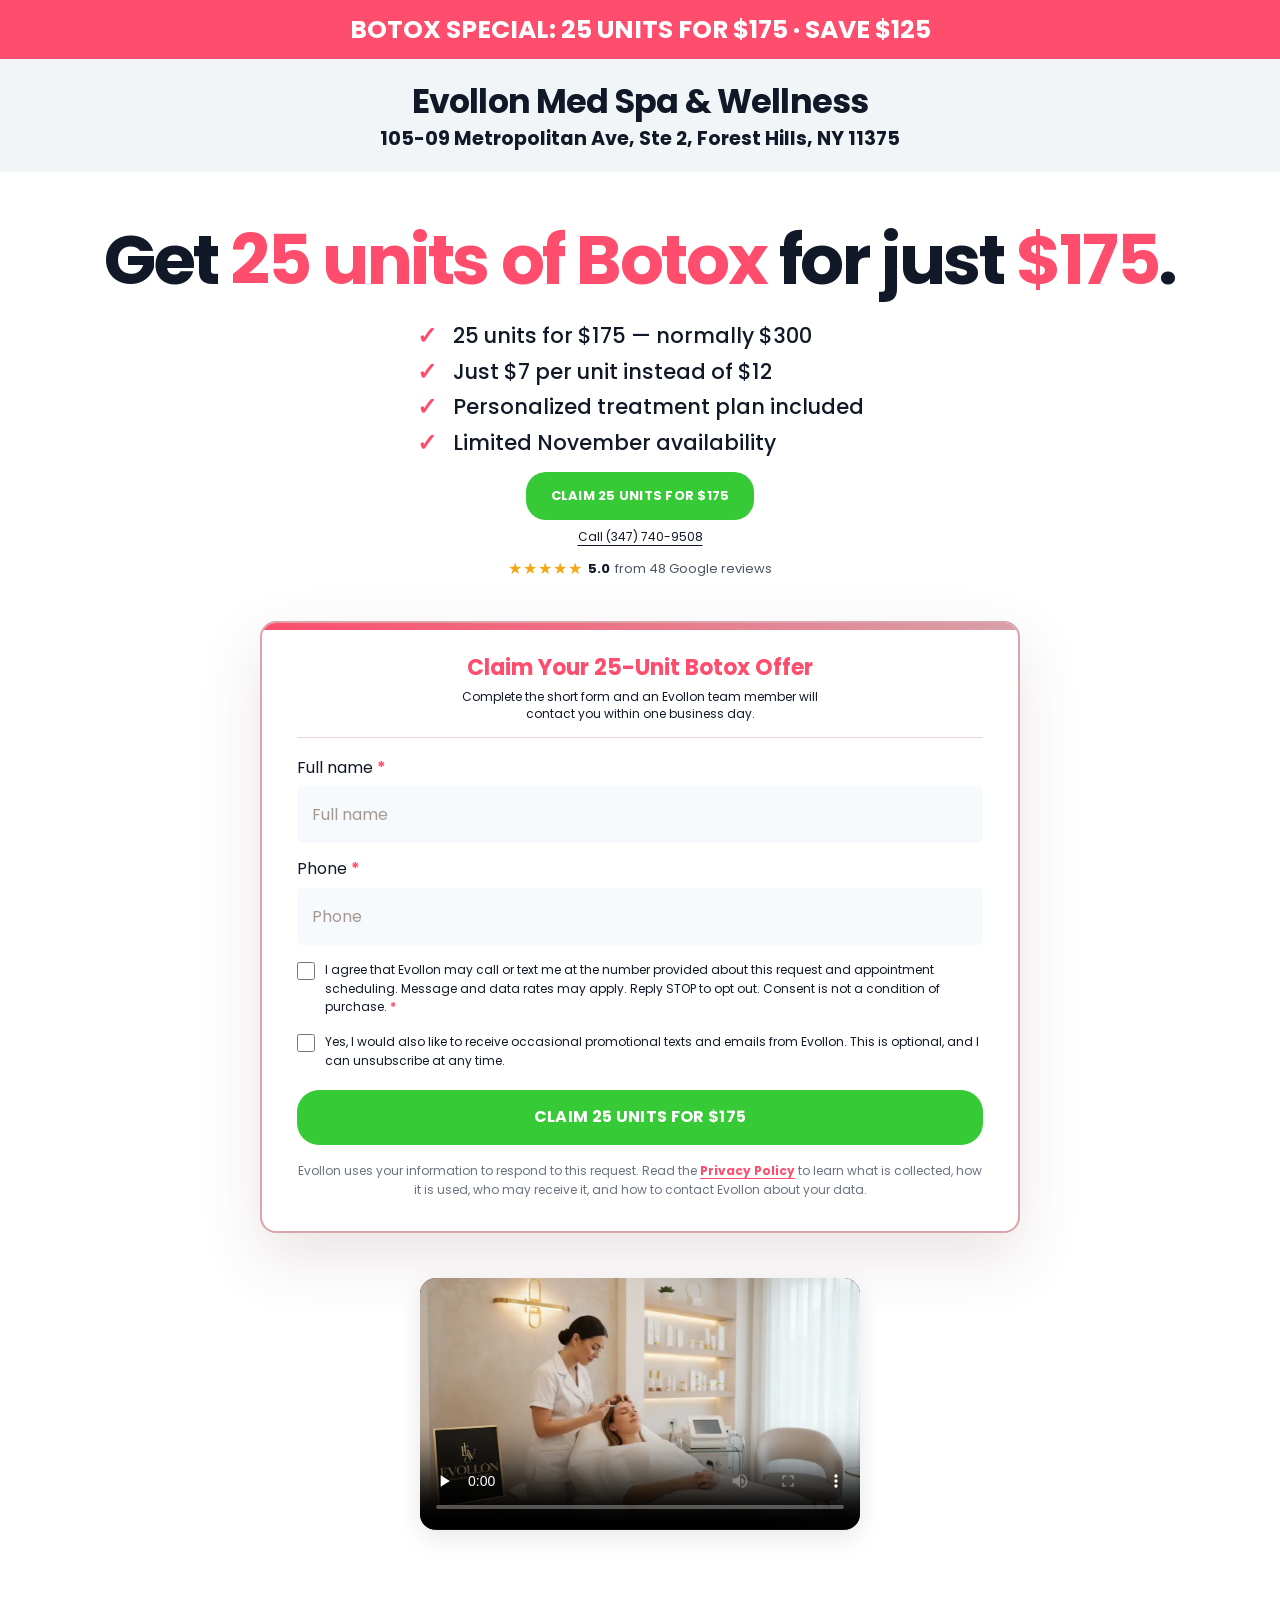
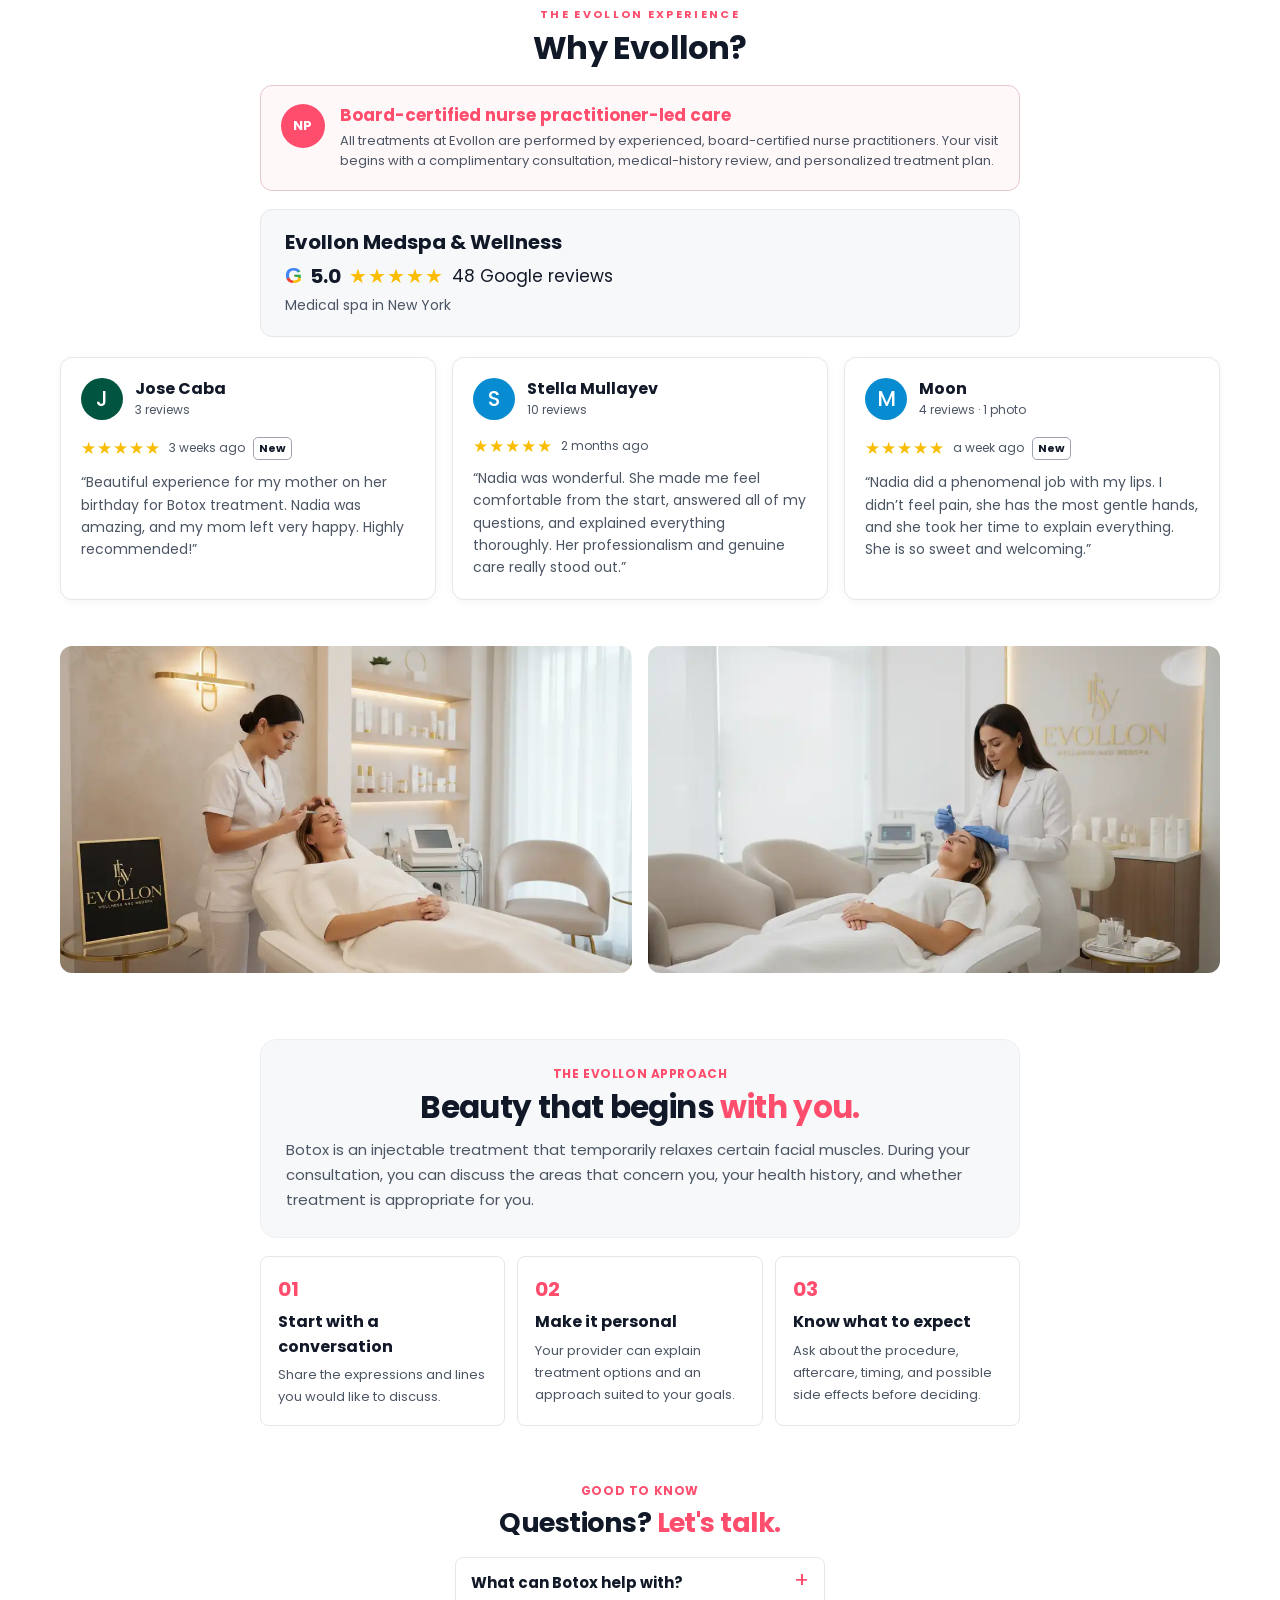
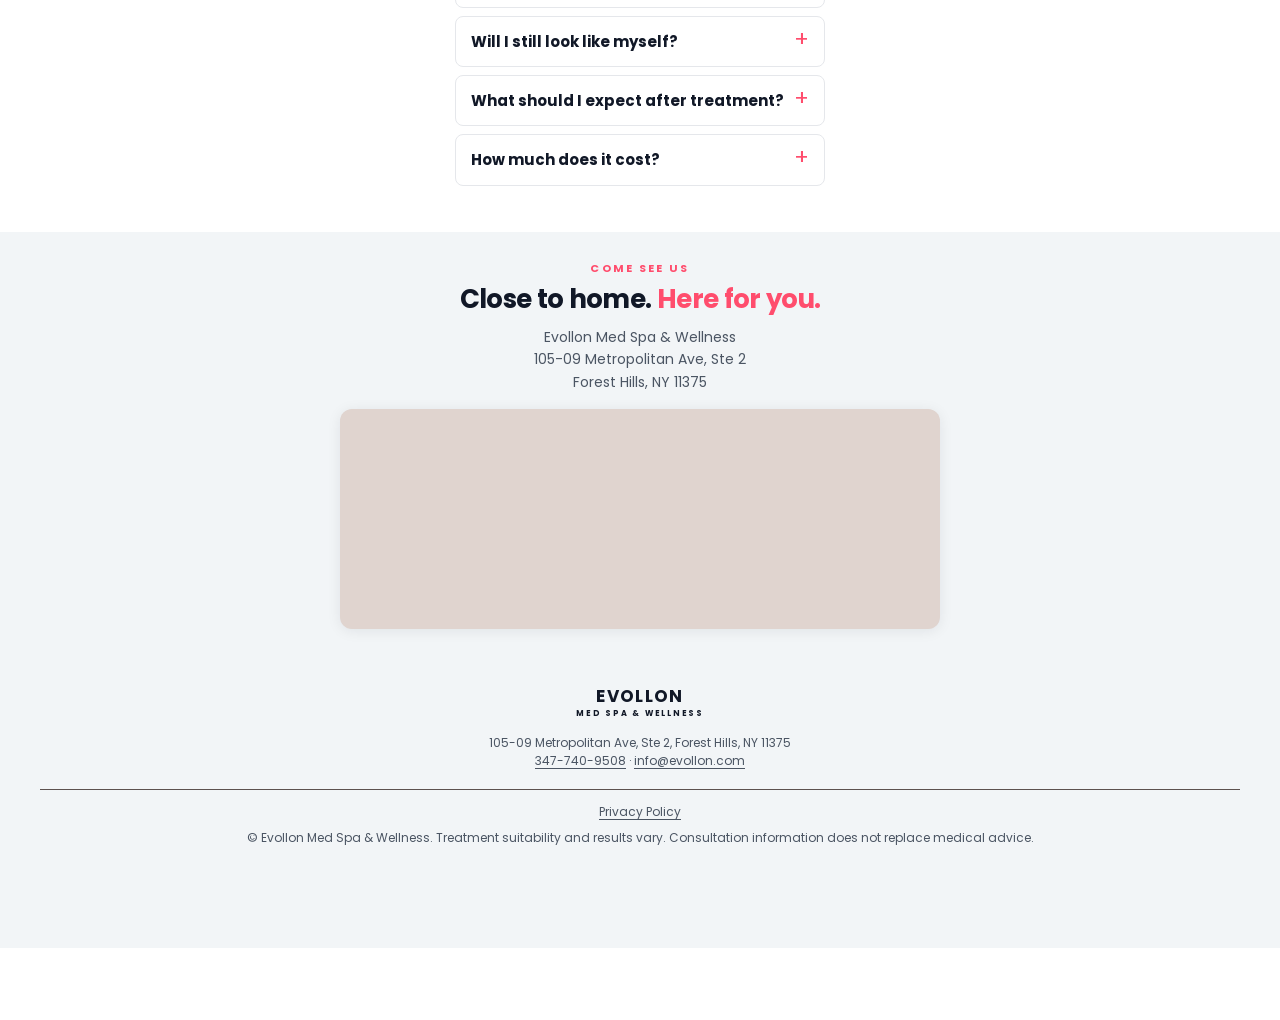
<file: index.html>
<!doctype html>
<html lang="en">
<head>
  <meta charset="utf-8">
  <meta name="viewport" content="width=device-width, initial-scale=1">
  <meta name="theme-color" content="#f8f2ee">
  <meta name="description" content="Explore Botox at Evollon Med Spa in Forest Hills, NY and request a personalized consultation.">
  <title>Botox Consultation | Evollon Med Spa</title>
  <link rel="preconnect" href="https://fonts.googleapis.com">
  <link rel="preconnect" href="https://fonts.gstatic.com" crossorigin>
  <link href="https://fonts.googleapis.com/css2?family=Poppins:ital,wght@0,400;0,500;0,600;0,700;1,400;1,700&amp;display=swap" rel="stylesheet">
  <link rel="stylesheet" href="styles.css">
  <script src="site.js" defer></script>
  <!-- Google Tag Manager -->
  <script>(function(w,d,s,l,i){w[l]=w[l]||[];w[l].push({'gtm.start':
  new Date().getTime(),event:'gtm.js'});var f=d.getElementsByTagName(s)[0],
  j=d.createElement(s),dl=l!='dataLayer'?'&l='+l:'';j.async=true;j.src=
  'https://www.googletagmanager.com/gtm.js?id='+i+dl;f.parentNode.insertBefore(j,f);
  })(window,document,'script','dataLayer','GTM-W4987RVB');</script>
  <!-- End Google Tag Manager -->
  <!-- Meta Pixel Code -->
  <script>
  !function(f,b,e,v,n,t,s)
  {if(f.fbq)return;n=f.fbq=function(){n.callMethod?
  n.callMethod.apply(n,arguments):n.queue.push(arguments)};
  if(!f._fbq)f._fbq=n;n.push=n;n.loaded=!0;n.version='2.0';
  n.queue=[];t=b.createElement(e);t.async=!0;
  t.src=v;s=b.getElementsByTagName(e)[0];
  s.parentNode.insertBefore(t,s)}(window,document,'script',
  'https://connect.facebook.net/en_US/fbevents.js');
  fbq('init','1474880180835813');
  fbq('track','PageView');
  </script>
  <noscript><img height="1" width="1" style="display:none" alt=""
  src="https://www.facebook.com/tr?id=1474880180835813&amp;ev=PageView&amp;noscript=1"></noscript>
  <!-- End Meta Pixel Code -->
</head>
<body data-treatment="botox">
  <!-- Google Tag Manager (noscript) -->
  <noscript><iframe src="https://www.googletagmanager.com/ns.html?id=GTM-W4987RVB" height="0" width="0" style="display:none;visibility:hidden" title="Google Tag Manager"></iframe></noscript>
  <!-- End Google Tag Manager (noscript) -->
  <div class="announcement">Botox Special: 25 Units for $175 · Save $125</div>
  <header class="site-header wrap">
    <div class="wordmark">Evollon Med Spa &amp; Wellness</div>
    <div class="header-address">105-09 Metropolitan Ave, Ste 2, Forest Hills, NY 11375</div>
  </header>
  <main>
    <section class="hero">
      <div class="hero-inner wrap">
        <div class="hero-copy">
          <div class="eyebrow"><span class="line"></span> A more rested look, still entirely you</div>
          <h1>Get <em>25 units of Botox</em> for just <em>$175</em>.</h1>
          <ul class="check-list"><li>25 units for $175 — normally $300</li>
<li>Just $7 per unit instead of $12</li>
<li>Personalized treatment plan included</li>
<li>Limited November availability</li></ul>
          <div class="hero-actions promo-hero-actions">
            <a class="button button-primary hero-primary-cta" href="#lead-form">Claim 25 Units for $175</a>
            <a class="text-link" href="tel:+13477409508">Call (347) 740-9508</a>
          </div>
          <a class="hero-rating" href="https://share.google/HnI1fnu7e6fAURrqr" target="_blank" rel="noopener noreferrer" aria-label="Read Evollon’s 5 out of 5 rating from 48 reviews on Google"><span aria-hidden="true">★★★★★</span> <strong>5.0</strong> from 48 Google reviews</a>
        </div>
      </div>
    </section>
    <section class="intro-strip"><div class="wrap strip-inner"><span>PERSONALIZED CARE</span><i></i><span>NATURAL LOOKING GOALS</span><i></i><span>FOREST HILLS, NEW YORK</span></div></section>
    <section class="content-section wrap" id="about"><div class="section-heading"><div class="eyebrow">THE EVOLLON APPROACH</div><h2>Beauty that begins <em>with you.</em></h2><p>Botox is an injectable treatment that temporarily relaxes certain facial muscles. During your consultation, you can discuss the areas that concern you, your health history, and whether treatment is appropriate for you.</p></div><div class="steps"><article class="step"><span>01</span><h3>Start with a conversation</h3><p>Share the expressions and lines you would like to discuss.</p></article>
<article class="step"><span>02</span><h3>Make it personal</h3><p>Your provider can explain treatment options and an approach suited to your goals.</p></article>
<article class="step"><span>03</span><h3>Know what to expect</h3><p>Ask about the procedure, aftercare, timing, and possible side effects before deciding.</p></article></div></section>
    <section class="consult-section" id="consultation"><div class="wrap consult-grid"><div class="consult-copy"><div class="eyebrow">LET'S TALK</div><h2>Your next step starts <em>here.</em></h2><p>Have a question about Botox? Share your details and Evollon will be in touch.</p><div class="contact-line"><span aria-hidden="true">⌖</span><div><strong>Visit us in Forest Hills</strong><br>105-09 Metropolitan Ave, Ste 2<br>Forest Hills, NY 11375<br><a href="tel:+13477409508">347-740-9508</a> · <a href="mailto:info@evollon.com">info@evollon.com</a></div></div></div><form class="form-card" id="lead-form" name="botox-lead" method="POST" data-netlify="true" aria-label="Ask about Botox"><input type="hidden" name="form-name" value="botox-lead"><input type="hidden" name="treatment" value="Botox"><input type="hidden" name="offer" value="25 units for $175 (normally $300; save $125)"><div class="form-title">Claim Your 25-Unit Botox Offer<span>Complete the short form and an Evollon team member will contact you within one business day.</span></div><label for="full-name">Full name <span class="required">*</span></label><input id="full-name" name="name" autocomplete="name" required placeholder="Full name"><label for="phone">Phone <span class="required">*</span></label><input id="phone" name="phone" type="tel" autocomplete="tel" inputmode="tel" required placeholder="Phone"><label class="consent-option" for="contact-consent"><input id="contact-consent" name="contact-consent" type="checkbox" value="Agreed" required><span>I agree that Evollon may call or text me at the number provided about this request and appointment scheduling. Message and data rates may apply. Reply STOP to opt out. Consent is not a condition of purchase. <span class="required">*</span></span></label><label class="consent-option" for="marketing-consent"><input id="marketing-consent" name="marketing-consent" type="checkbox" value="Agreed"><span>Yes, I would also like to receive occasional promotional texts and emails from Evollon. This is optional, and I can unsubscribe at any time.</span></label><button class="button button-primary submit" type="submit">Claim 25 units for $175</button><p class="form-fine">Evollon uses your information to respond to this request. Read the <a href="https://evollon.com/privacy-policy/" target="_blank" rel="noopener noreferrer">Privacy Policy</a> to learn what is collected, how it is used, who may receive it, and how to contact Evollon about your data.</p><div class="form-result" id="form-result" role="alert" hidden></div></form></div></section>
<section class="treatment-video" aria-label="Botox treatment video"><video controls playsinline preload="none" poster="assets/evollon-treatment.webp"><source src="assets/evollon-botox.mp4" type="video/mp4">Your browser does not support this video.</video></section>
    <section class="trust-section"><div class="wrap trust-wrap"><div class="trust-heading"><div class="eyebrow">THE EVOLLON EXPERIENCE</div><h2>Why Evollon?</h2><div class="provider-trust"><div class="provider-trust-icon" aria-hidden="true">NP</div><div><strong>Board-certified nurse practitioner-led care</strong><p>All treatments at Evollon are performed by experienced, board-certified nurse practitioners. Your visit begins with a complimentary consultation, medical-history review, and personalized treatment plan.</p></div></div><div class="google-profile"><div class="google-profile-top"><strong>Evollon Medspa &amp; Wellness</strong></div><div><span class="google-g" aria-label="Google">G</span><b>5.0</b> <span class="stars" aria-label="5 out of 5 stars">★★★★★</span> <span>48 Google reviews</span></div><small>Medical spa in New York</small></div></div><div class="review-grid"><article class="review-card"><div class="review-head"><span class="review-avatar green">J</span><div><strong>Jose Caba</strong><small>3 reviews</small></div></div><div class="review-meta"><span class="stars" aria-label="5 out of 5 stars">★★★★★</span><span>3 weeks ago</span><b>New</b></div><p>“Beautiful experience for my mother on her birthday for Botox treatment. Nadia was amazing, and my mom left very happy. Highly recommended!”</p></article><article class="review-card"><div class="review-head"><span class="review-avatar blue">S</span><div><strong>Stella Mullayev</strong><small>10 reviews</small></div></div><div class="review-meta"><span class="stars" aria-label="5 out of 5 stars">★★★★★</span><span>2 months ago</span></div><p>“Nadia was wonderful. She made me feel comfortable from the start, answered all of my questions, and explained everything thoroughly. Her professionalism and genuine care really stood out.”</p></article><article class="review-card"><div class="review-head"><span class="review-avatar blue">M</span><div><strong>Moon</strong><small>4 reviews · 1 photo</small></div></div><div class="review-meta"><span class="stars" aria-label="5 out of 5 stars">★★★★★</span><span>a week ago</span><b>New</b></div><p>“Nadia did a phenomenal job with my lips. I didn’t feel pain, she has the most gentle hands, and she took her time to explain everything. She is so sweet and welcoming.”</p></article></div></div></section>
    <section class="evollon-gallery" aria-label="Evollon Med Spa treatment experience"><div class="wrap gallery-wrap"><img src="assets/evollon-treatment.webp" alt="Evollon Med Spa provider providing a facial treatment" width="1100" height="629" loading="lazy"><img src="assets/evollon-wellness.webp" alt="Evollon Med Spa provider attending to a client in a treatment room" width="1100" height="629" loading="lazy"></div></section>
    <section class="faq-section wrap"><div class="section-heading"><div class="eyebrow">GOOD TO KNOW</div><h2>Questions? <em>Let's talk.</em></h2></div><div class="faq-list"><details><summary>What can Botox help with?</summary><div class="answer">Botox can help soften some facial lines and wrinkles for a limited time. At your visit, your provider will talk with you about the areas you want to treat.</div></details>
<details><summary>Will I still look like myself?</summary><div class="answer">That is up to you and your provider. Tell them how much movement you want to keep. Your results may be different from someone else’s.</div></details>
<details><summary>What should I expect after treatment?</summary><div class="answer">You may have redness, swelling, or bruising where you were treated. Botox also has important risks. Your provider will review the expected aftercare and risks with you before treatment.</div></details>
<details><summary>How much does it cost?</summary><div class="answer">The regular price for 25 units is $300 at $12 per unit. This month’s promotional price is $175, or $7 per unit—a $125 savings. Ask your provider about the cost of any additional units before treatment.</div></details></div></section>
    <section class="visit-section"><div class="wrap visit-grid"><div><div class="eyebrow">COME SEE US</div><h2>Close to home. <em>Here for you.</em></h2><p>Evollon Med Spa &amp; Wellness<br>105-09 Metropolitan Ave, Ste 2<br>Forest Hills, NY 11375</p></div><div class="map-frame"><iframe title="Map to Evollon Med Spa in Forest Hills" src="https://www.google.com/maps?q=105-09%20Metropolitan%20Ave%20Ste%202%2C%20Forest%20Hills%2C%20NY%2011375&amp;output=embed" loading="lazy" referrerpolicy="no-referrer-when-downgrade"></iframe></div></div></section>
  </main>
  <footer><div class="wrap footer-inner"><div><span class="wordmark">EVOLLON <small>MED SPA &amp; WELLNESS</small></span><p>105-09 Metropolitan Ave, Ste 2, Forest Hills, NY 11375<br><a href="tel:+13477409508">347-740-9508</a> · <a href="mailto:info@evollon.com">info@evollon.com</a></p></div></div><div class="wrap footer-bottom"><a href="https://evollon.com/privacy-policy/" target="_blank" rel="noopener noreferrer">Privacy Policy</a><br>© Evollon Med Spa &amp; Wellness. Treatment suitability and results vary. Consultation information does not replace medical advice.</div></footer>
  <dialog class="thanks-dialog" id="thanks-dialog" aria-labelledby="thanks-title" aria-describedby="thanks-message"><h2 id="thanks-title">Thanks—your request has been received.</h2><p id="thanks-message">An Evollon team member will call or text you, usually within one business day. For immediate assistance, call <a href="tel:+13477409508">347-740-9508</a>.</p><button class="button button-primary" id="thanks-close" type="button">Close</button></dialog>
  <div class="sticky-cta is-hidden" id="sticky-cta"><a class="sticky-offer" href="#lead-form"><b>25 Units · $175 — Claim Offer</b><small>Save $125 this November</small></a></div>
</body>
</html>
</file>
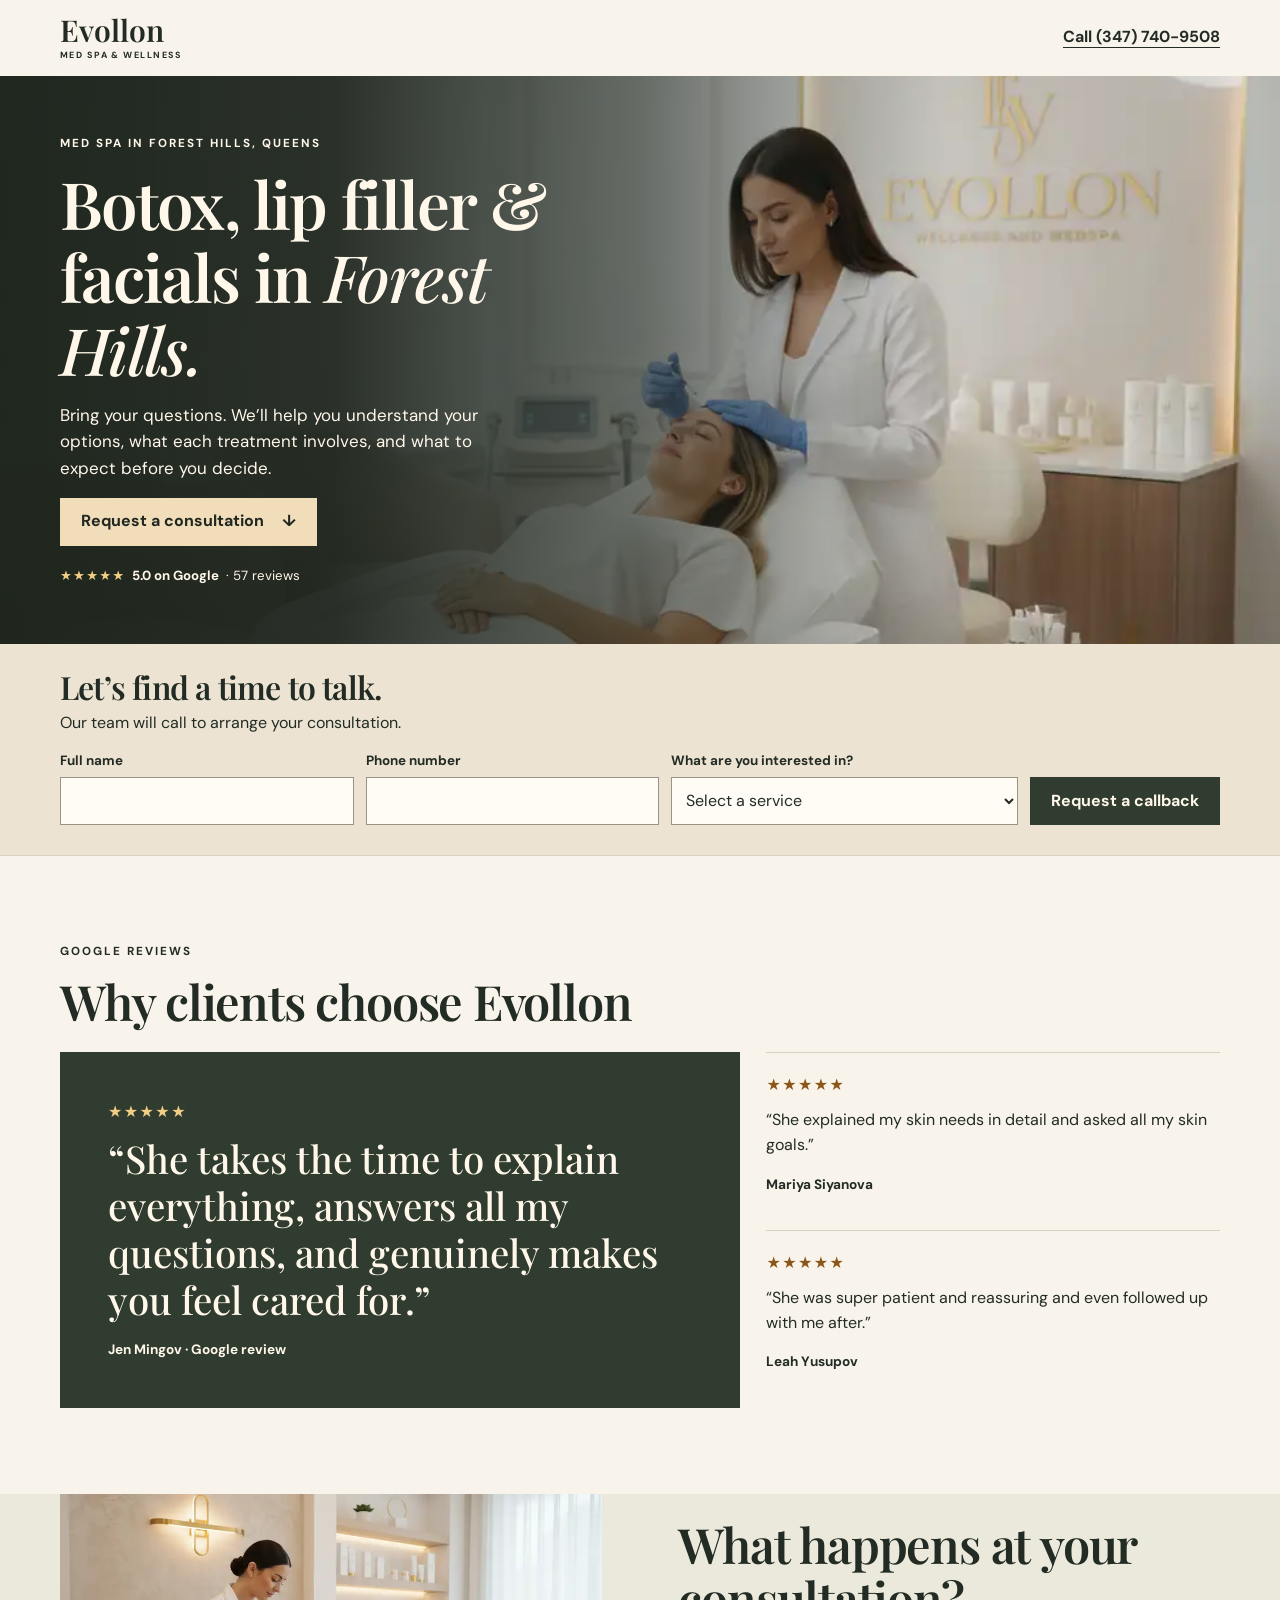
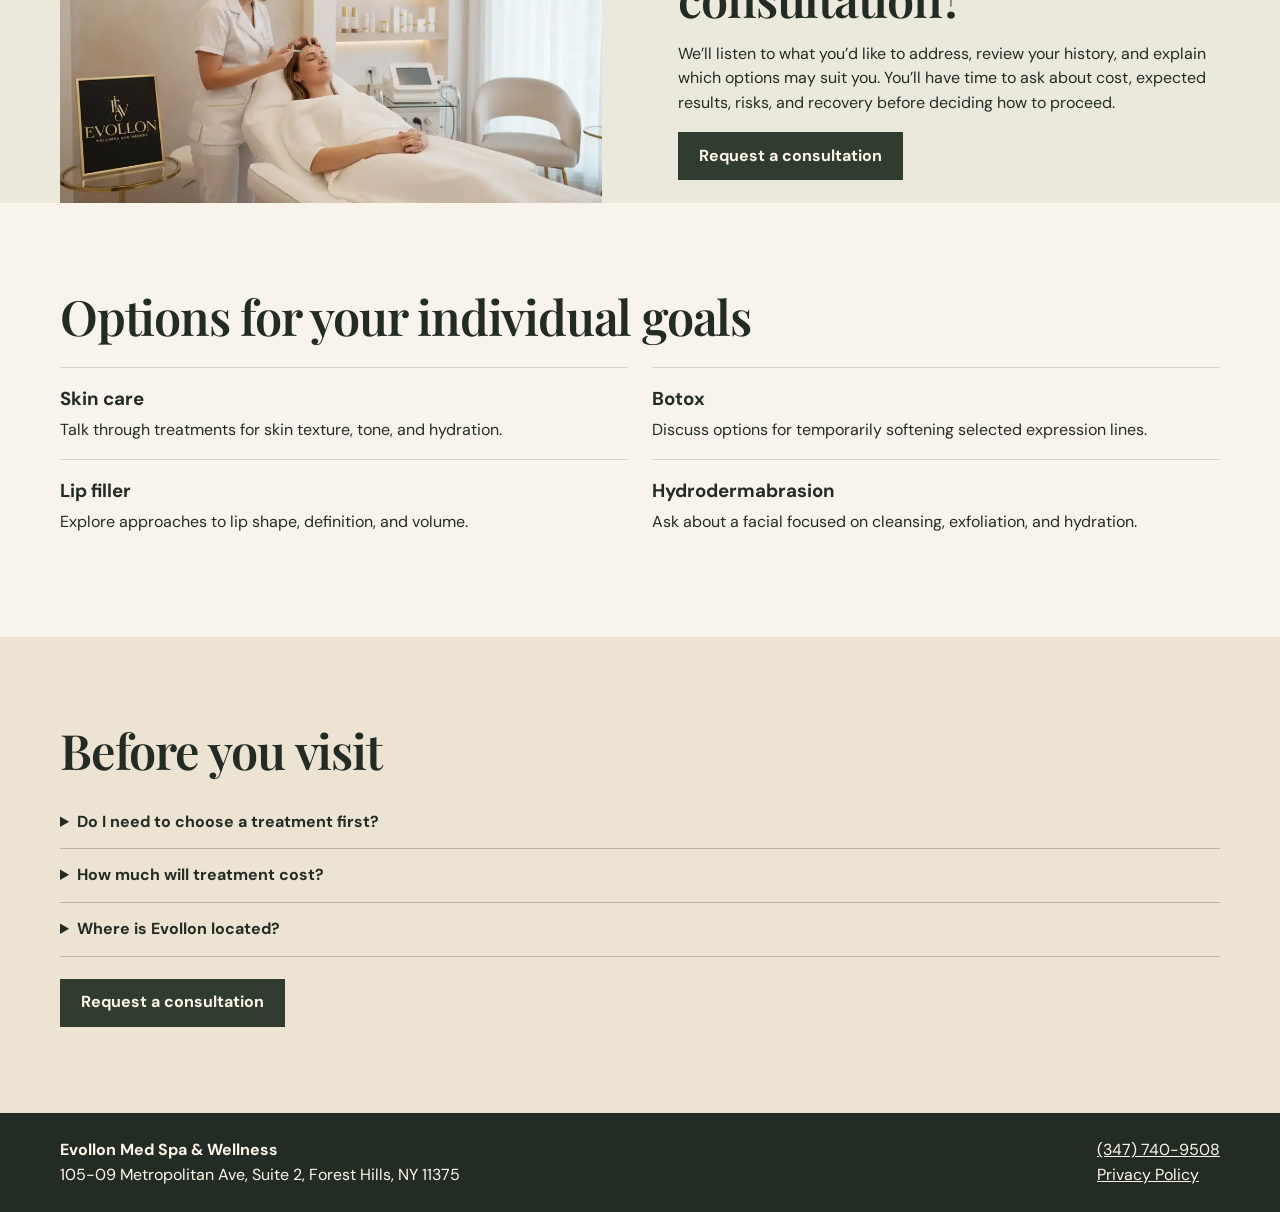
<file: aesthetics-ny-22t/index.html>
<!doctype html>
<html lang="en">
<head>
  <meta charset="utf-8">
  <meta name="viewport" content="width=device-width, initial-scale=1">
  <meta name="robots" content="noindex">
  <meta name="theme-color" content="#202720">
  <meta name="description" content="Meet with Evollon Med Spa in Forest Hills, Queens to discuss Botox, lip filler, facials, and personalized skin care.">
  <title>Med Spa Consultations in Forest Hills, Queens | Evollon</title>
  <link rel="preconnect" href="https://fonts.googleapis.com">
  <link rel="preconnect" href="https://fonts.gstatic.com" crossorigin>
  <link href="https://fonts.googleapis.com/css2?family=DM+Sans:wght@400;500;600;700&amp;family=Playfair+Display:wght@500;600&amp;display=swap" rel="stylesheet">
  <link rel="stylesheet" href="page.css">
  <script src="../site.js" defer></script>
  <!-- Google Tag Manager -->
  <script>(function(w,d,s,l,i){w[l]=w[l]||[];w[l].push({'gtm.start':
  new Date().getTime(),event:'gtm.js'});var f=d.getElementsByTagName(s)[0],
  j=d.createElement(s),dl=l!='dataLayer'?'&l='+l:'';j.async=true;j.src=
  'https://www.googletagmanager.com/gtm.js?id='+i+dl;f.parentNode.insertBefore(j,f);
  })(window,document,'script','dataLayer','GTM-W4987RVB');</script>
  <!-- End Google Tag Manager -->
  <script>
  window.dataLayer=window.dataLayer||[];
  window.gtag=window.gtag||function(){window.dataLayer.push(arguments);};
  gtag('config','AW-18426796196/Zl9KCL3qyaIdEKSxytJE',{
    'phone_conversion_number':'(347) 740-9508'
  });
  </script>
  <!-- Meta Pixel Code -->
  <script>
  !function(f,b,e,v,n,t,s)
  {if(f.fbq)return;n=f.fbq=function(){n.callMethod?
  n.callMethod.apply(n,arguments):n.queue.push(arguments)};
  if(!f._fbq)f._fbq=n;n.push=n;n.loaded=!0;n.version='2.0';
  n.queue=[];t=b.createElement(e);t.async=!0;
  t.src=v;s=b.getElementsByTagName(e)[0];
  s.parentNode.insertBefore(t,s)}(window,document,'script',
  'https://connect.facebook.net/en_US/fbevents.js');
  fbq('init','1474880180835813');
  fbq('track','PageView');
  </script>
  <noscript><img height="1" width="1" style="display:none" alt=""
  src="https://www.facebook.com/tr?id=1474880180835813&amp;ev=PageView&amp;noscript=1"></noscript>
  <!-- End Meta Pixel Code -->

</head>
<body data-treatment="aesthetics">
  <!-- Google Tag Manager (noscript) -->
  <noscript><iframe src="https://www.googletagmanager.com/ns.html?id=GTM-W4987RVB" height="0" width="0" style="display:none;visibility:hidden" title="Google Tag Manager"></iframe></noscript>
  <!-- End Google Tag Manager (noscript) -->
  <header class="wrap masthead">
    <div class="brand">Evollon <small>MED SPA &amp; WELLNESS</small></div>
    <a class="phone" href="tel:+13477409508" onclick="gtag('event','conversion',{'send_to':'AW-18426796196/Zl9KCL3qyaIdEKSxytJE'})">Call <span>(347) 740-9508</span></a>
  </header>
  <main>
    <section class="hero">
      <img class="hero-image" src="../assets/evollon-wellness.webp" alt="A provider attending to a client in an Evollon treatment room" width="1000" height="571" fetchpriority="high">
      <div class="wrap hero-inner">
        <div class="hero-copy">
          <p class="eyebrow">Med spa in Forest Hills, Queens</p>
          <h1>Botox, lip filler &amp; facials in <em>Forest Hills.</em></h1>
          <p class="intro">Bring your questions. We’ll help you understand your options, what each treatment involves, and what to expect before you decide.</p>
          <a class="button hero-button" href="#lead-form">Request a consultation <span aria-hidden="true">↓</span></a>
          <a class="rating" href="#reviews"><span class="stars" aria-hidden="true">★★★★★</span> <strong>5.0 on Google</strong> <span>· 57 reviews</span></a>
        </div>
      </div>
    </section>
    <section class="booking">
      <form class="wrap form" id="lead-form" name="aesthetics-ny-22t-lead" method="POST" data-netlify="true" aria-labelledby="form-title">
          <input type="hidden" name="form-name" value="aesthetics-ny-22t-lead">
          <input type="hidden" name="treatment" value="Med Spa Aesthetics Consultation">
          <div class="form-intro"><h2 id="form-title">Let’s find a time to talk.</h2>
          <p>Our team will call to arrange your consultation.</p></div>
          <div class="fields">
          <div>
          <label for="name">Full name</label>
          <input id="name" name="name" autocomplete="name" required>
          </div><div>
          <label for="phone">Phone number</label>
          <input id="phone" name="phone" type="tel" autocomplete="tel" required>
          </div><div>
          <label for="interest">What are you interested in?</label>
          <select id="interest" name="service-interest" required>
            <option value="" selected disabled>Select a service</option>
            <option>General esthetician services</option>
            <option>Botox</option>
            <option>Lip fillers</option>
            <option>Hydrodermabrasion facials</option>
            <option value="Other">Other or not sure</option>
          </select>
          </div>
          <button class="button" type="submit">Request a callback</button>
          </div>
          <div id="form-result" role="alert" hidden></div>
      </form>
    </section>
    <section class="wrap section" id="reviews">
      <p class="eyebrow">Google reviews</p>
      <h2>Why clients choose Evollon</h2>
      <div class="review-grid">
        <figure class="featured-review"><span class="stars" aria-label="5 out of 5 stars">★★★★★</span><blockquote>“She takes the time to explain everything, answers all my questions, and genuinely makes you feel cared for.”</blockquote><figcaption>Jen Mingov · Google review</figcaption></figure>
        <figure><span class="stars" aria-label="5 out of 5 stars">★★★★★</span><blockquote>“She explained my skin needs in detail and asked all my skin goals.”</blockquote><figcaption>Mariya Siyanova</figcaption></figure>
        <figure><span class="stars" aria-label="5 out of 5 stars">★★★★★</span><blockquote>“She was super patient and reassuring and even followed up with me after.”</blockquote><figcaption>Leah Yusupov</figcaption></figure>
      </div>
    </section>
    <section class="approach">
      <div class="wrap split">
        <img src="../assets/evollon-treatment.webp" alt="A provider working with a client at Evollon" width="1100" height="629" loading="lazy">
        <div>
          <h2>What happens at your consultation?</h2>
          <p>We’ll listen to what you’d like to address, review your history, and explain which options may suit you. You’ll have time to ask about cost, expected results, risks, and recovery before deciding how to proceed.</p>
          <a class="button" href="#lead-form">Request a consultation</a>
        </div>
      </div>
    </section>
    <section class="wrap section" id="services">
      <h2>Options for your individual goals</h2>
      <div class="service-grid">
        <article><h3>Skin care</h3><p>Talk through treatments for skin texture, tone, and hydration.</p></article>
        <article><h3>Botox</h3><p>Discuss options for temporarily softening selected expression lines.</p></article>
        <article><h3>Lip filler</h3><p>Explore approaches to lip shape, definition, and volume.</p></article>
        <article><h3>Hydrodermabrasion</h3><p>Ask about a facial focused on cleansing, exfoliation, and hydration.</p></article>
      </div>
    </section>
    <section class="faq">
      <div class="wrap section">
        <h2>Before you visit</h2>
        <details><summary>Do I need to choose a treatment first?</summary><p>Select “Other or not sure” when you request your consultation. Your provider can walk you through options based on your goals.</p></details>
        <details><summary>How much will treatment cost?</summary><p>Cost depends on the treatment and plan you choose. Ask about pricing during your consultation before deciding.</p></details>
        <details><summary>Where is Evollon located?</summary><p>105-09 Metropolitan Ave, Suite 2, Forest Hills, NY 11375.</p></details>
        <a class="button faq-action" href="#lead-form">Request a consultation</a>
      </div>
    </section>
  </main>
  <footer>
    <div class="wrap masthead">
      <address><strong>Evollon Med Spa &amp; Wellness</strong><br>105-09 Metropolitan Ave, Suite 2, Forest Hills, NY 11375</address>
      <div><a href="tel:+13477409508" onclick="gtag('event','conversion',{'send_to':'AW-18426796196/Zl9KCL3qyaIdEKSxytJE'})">(347) 740-9508</a><br><a href="https://evollon.com/privacy-policy/">Privacy Policy</a></div>
    </div>
  </footer>
  <dialog id="thanks-dialog" aria-labelledby="thanks-title">
    <h2 id="thanks-title">Thanks for reaching out.</h2>
    <p>An Evollon team member will follow up about your consultation.</p>
    <button class="button" id="thanks-close" type="button">Close</button>
  </dialog>
</body>
</html>
</file>
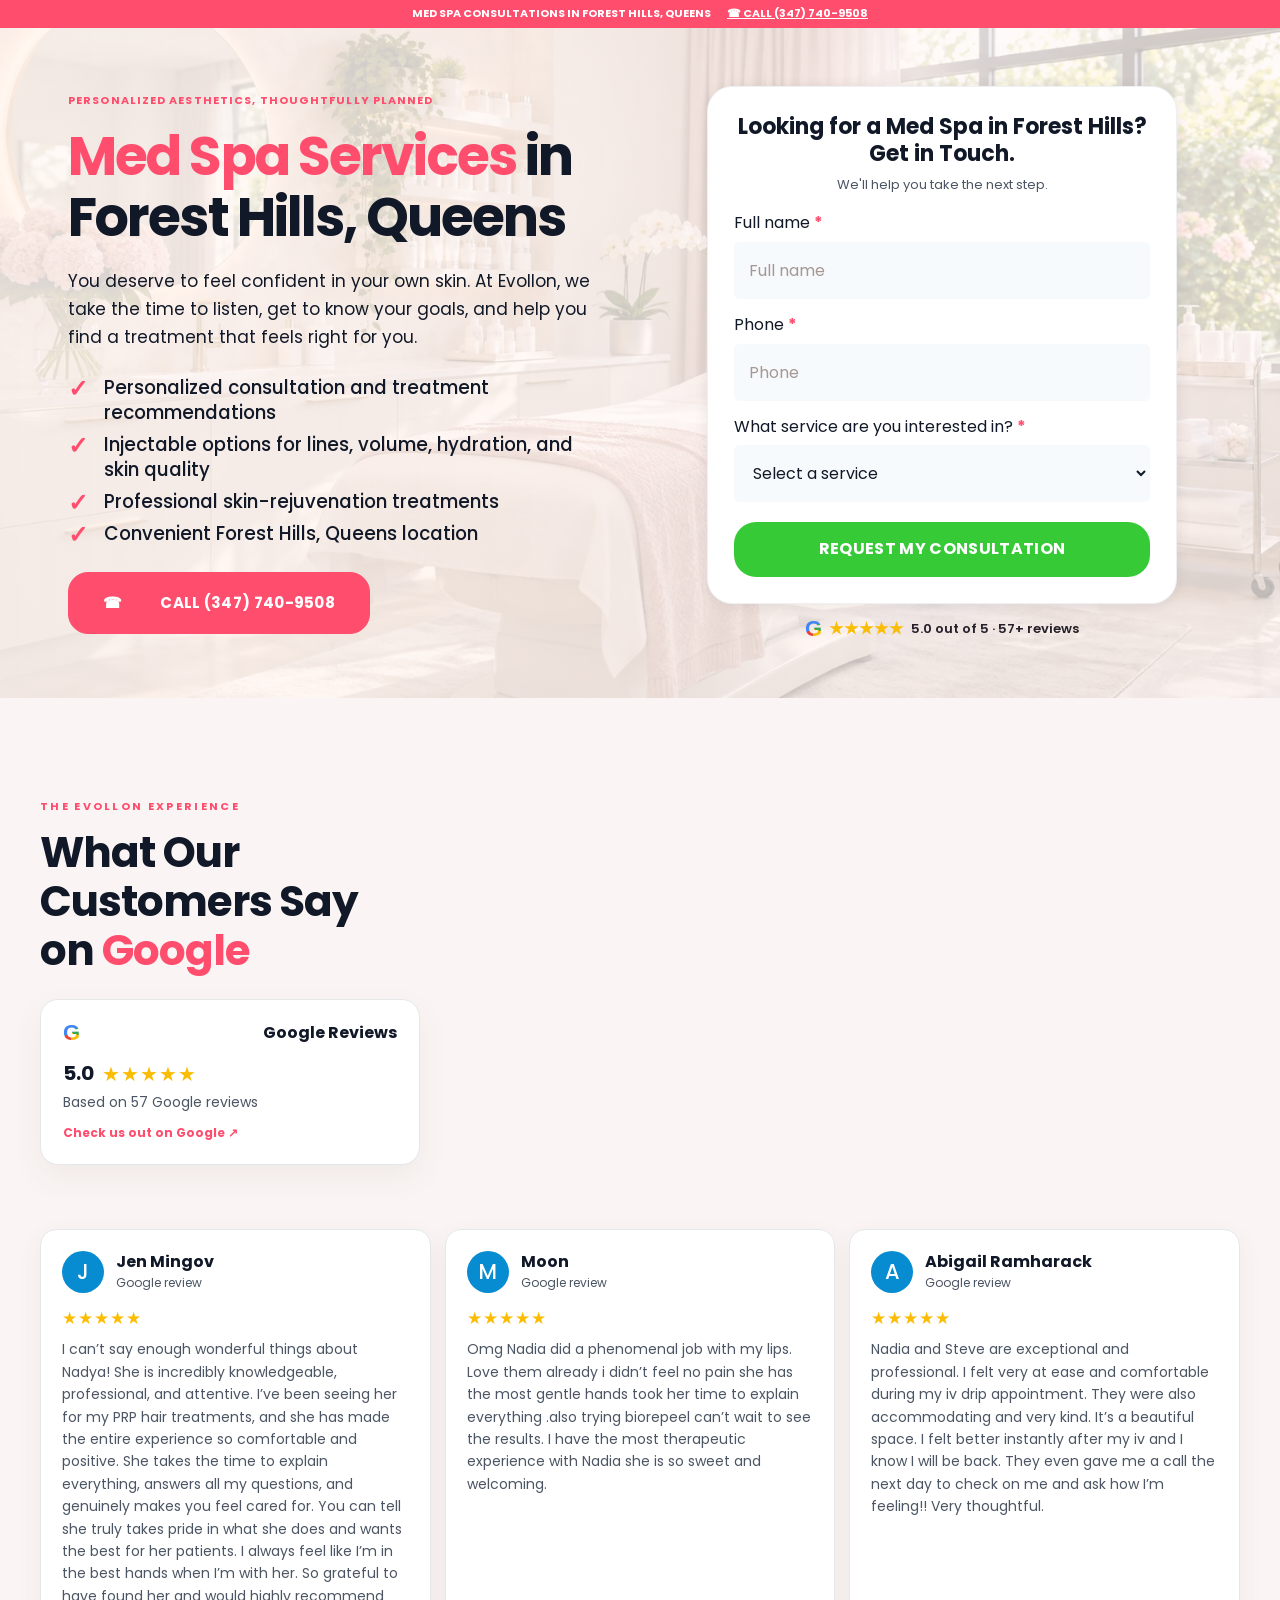
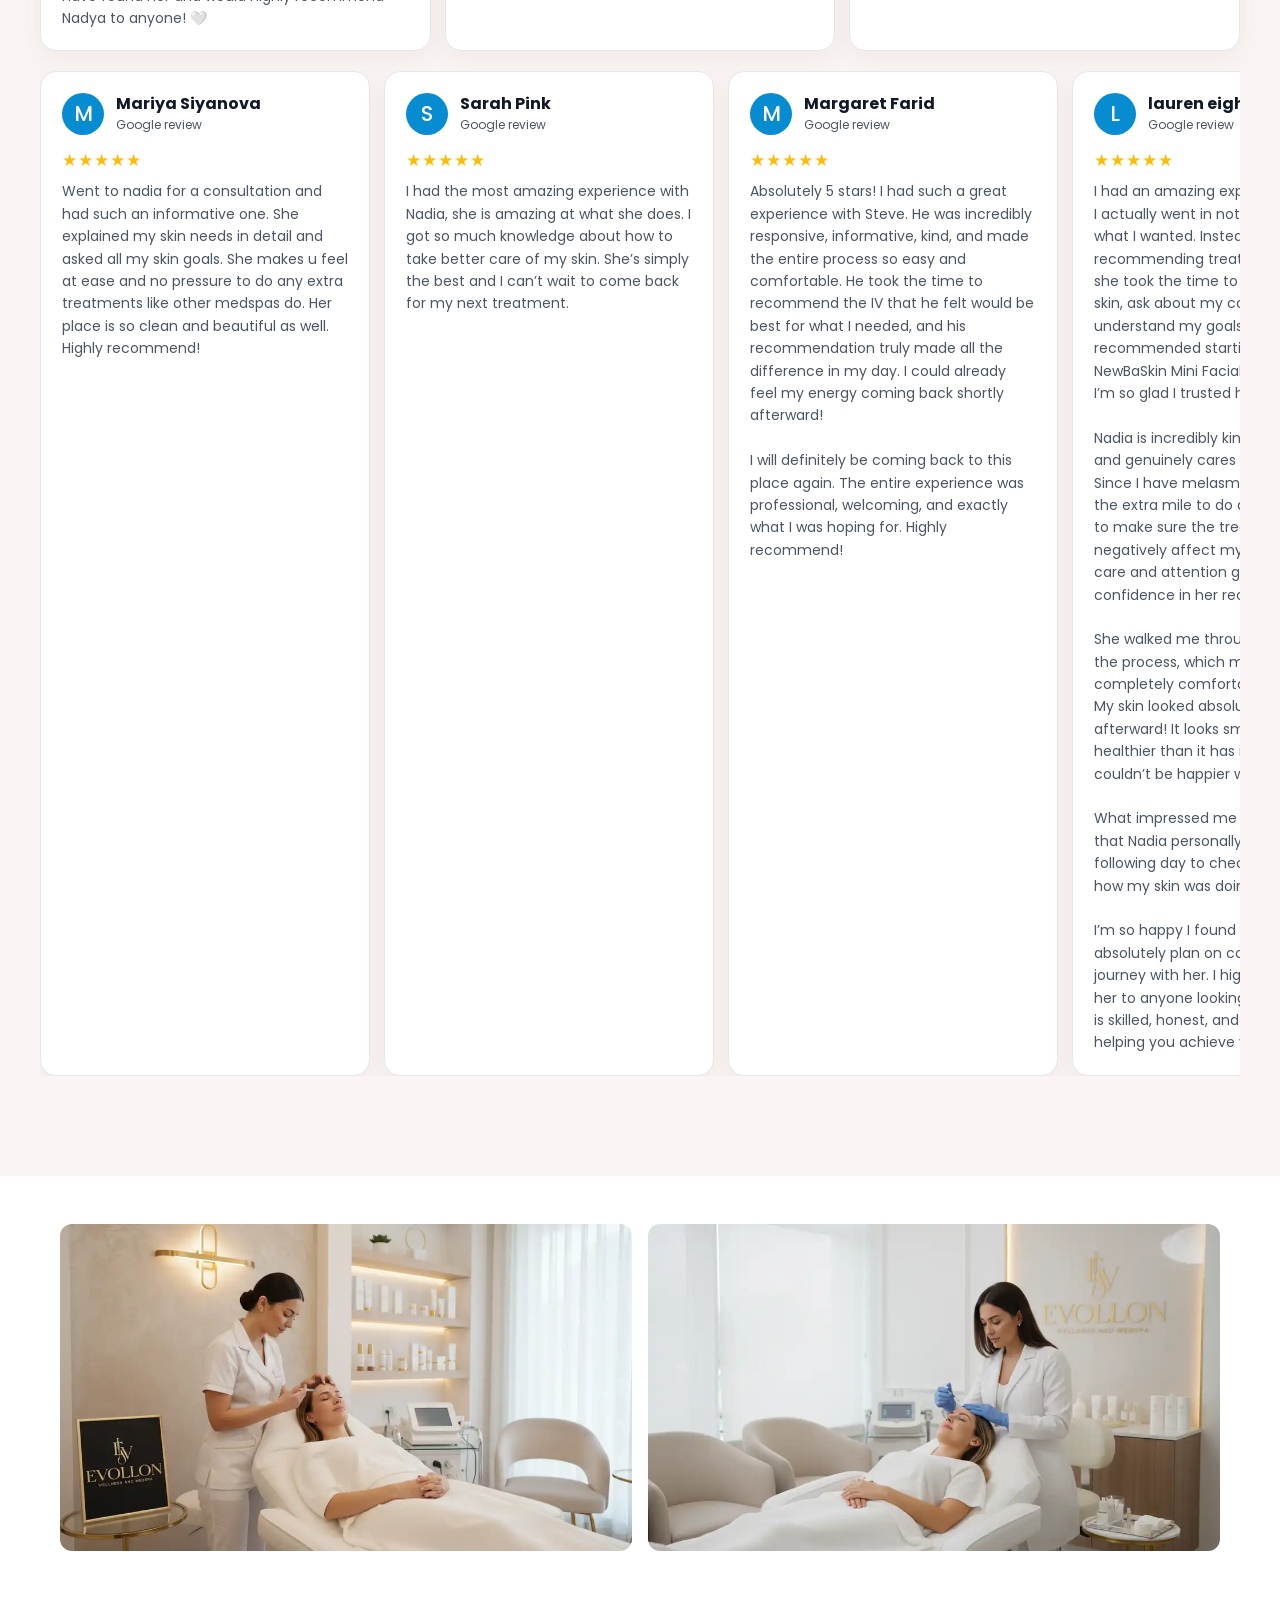
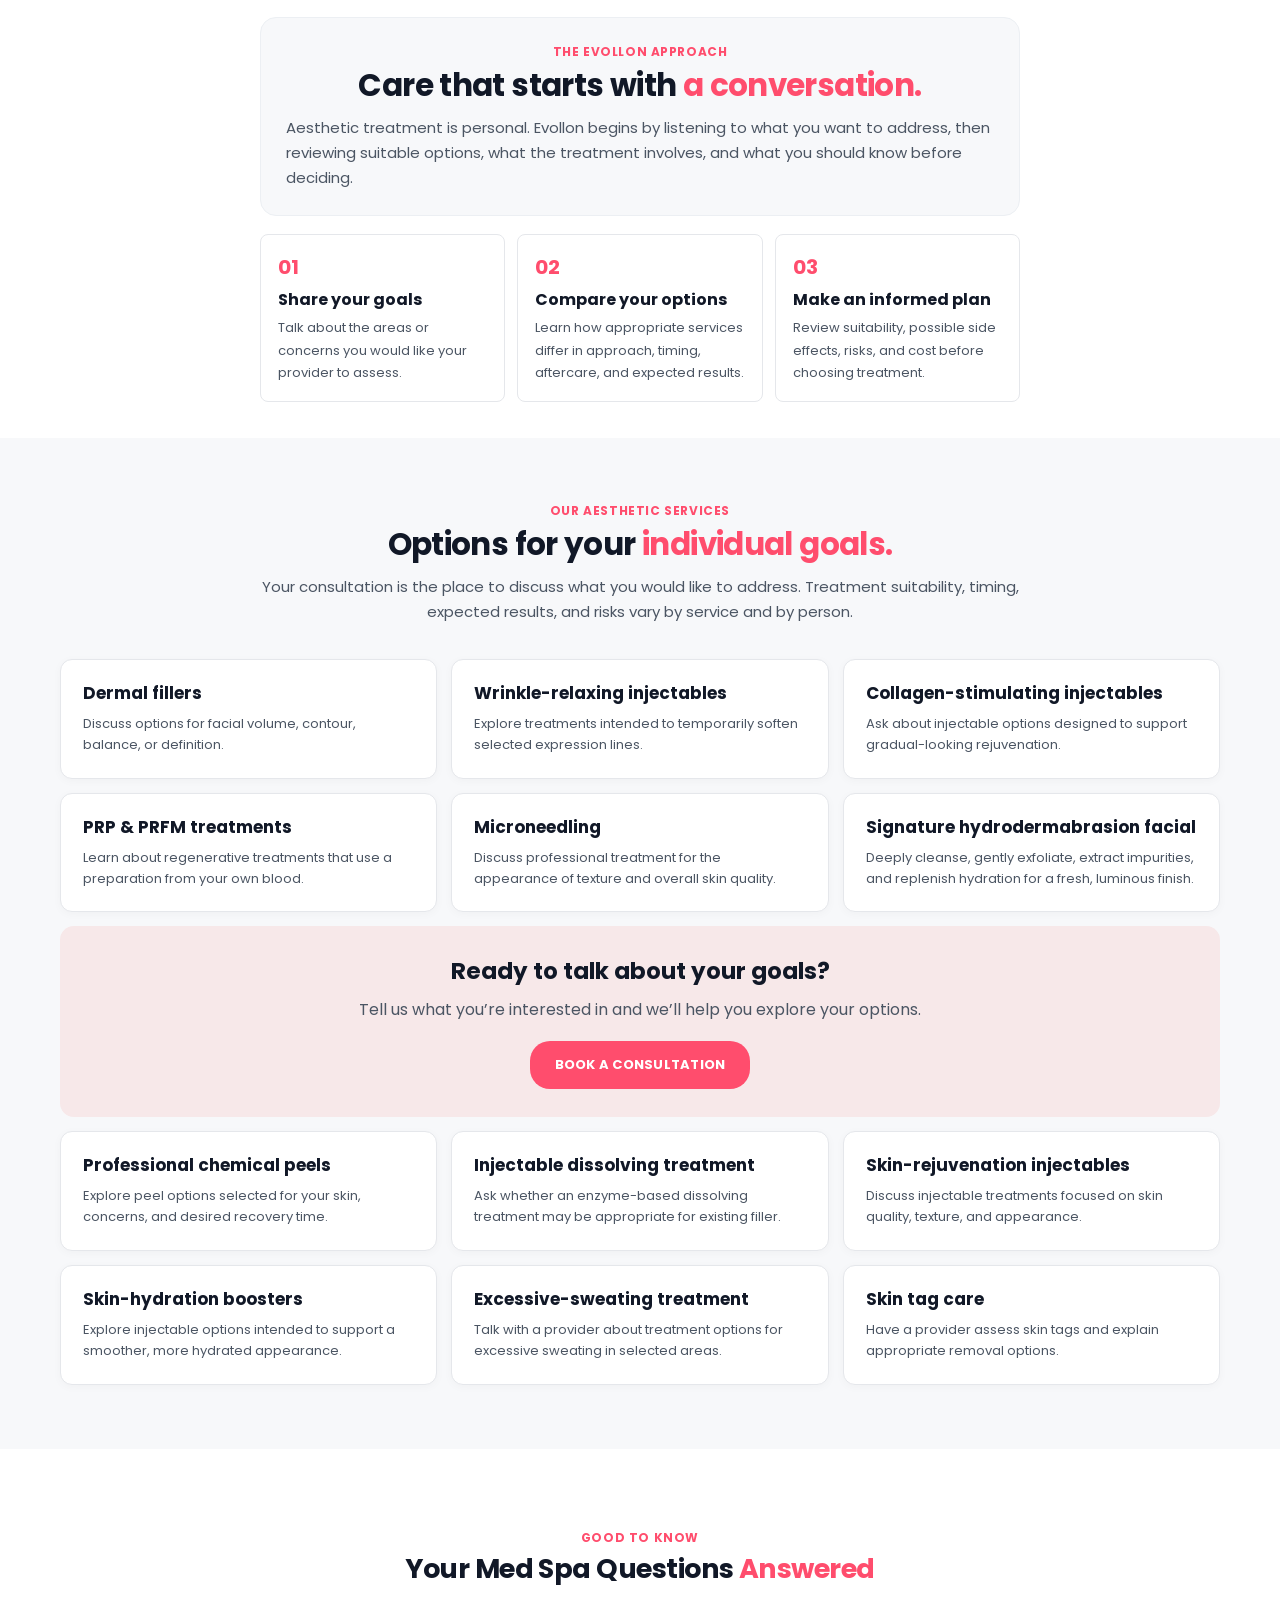
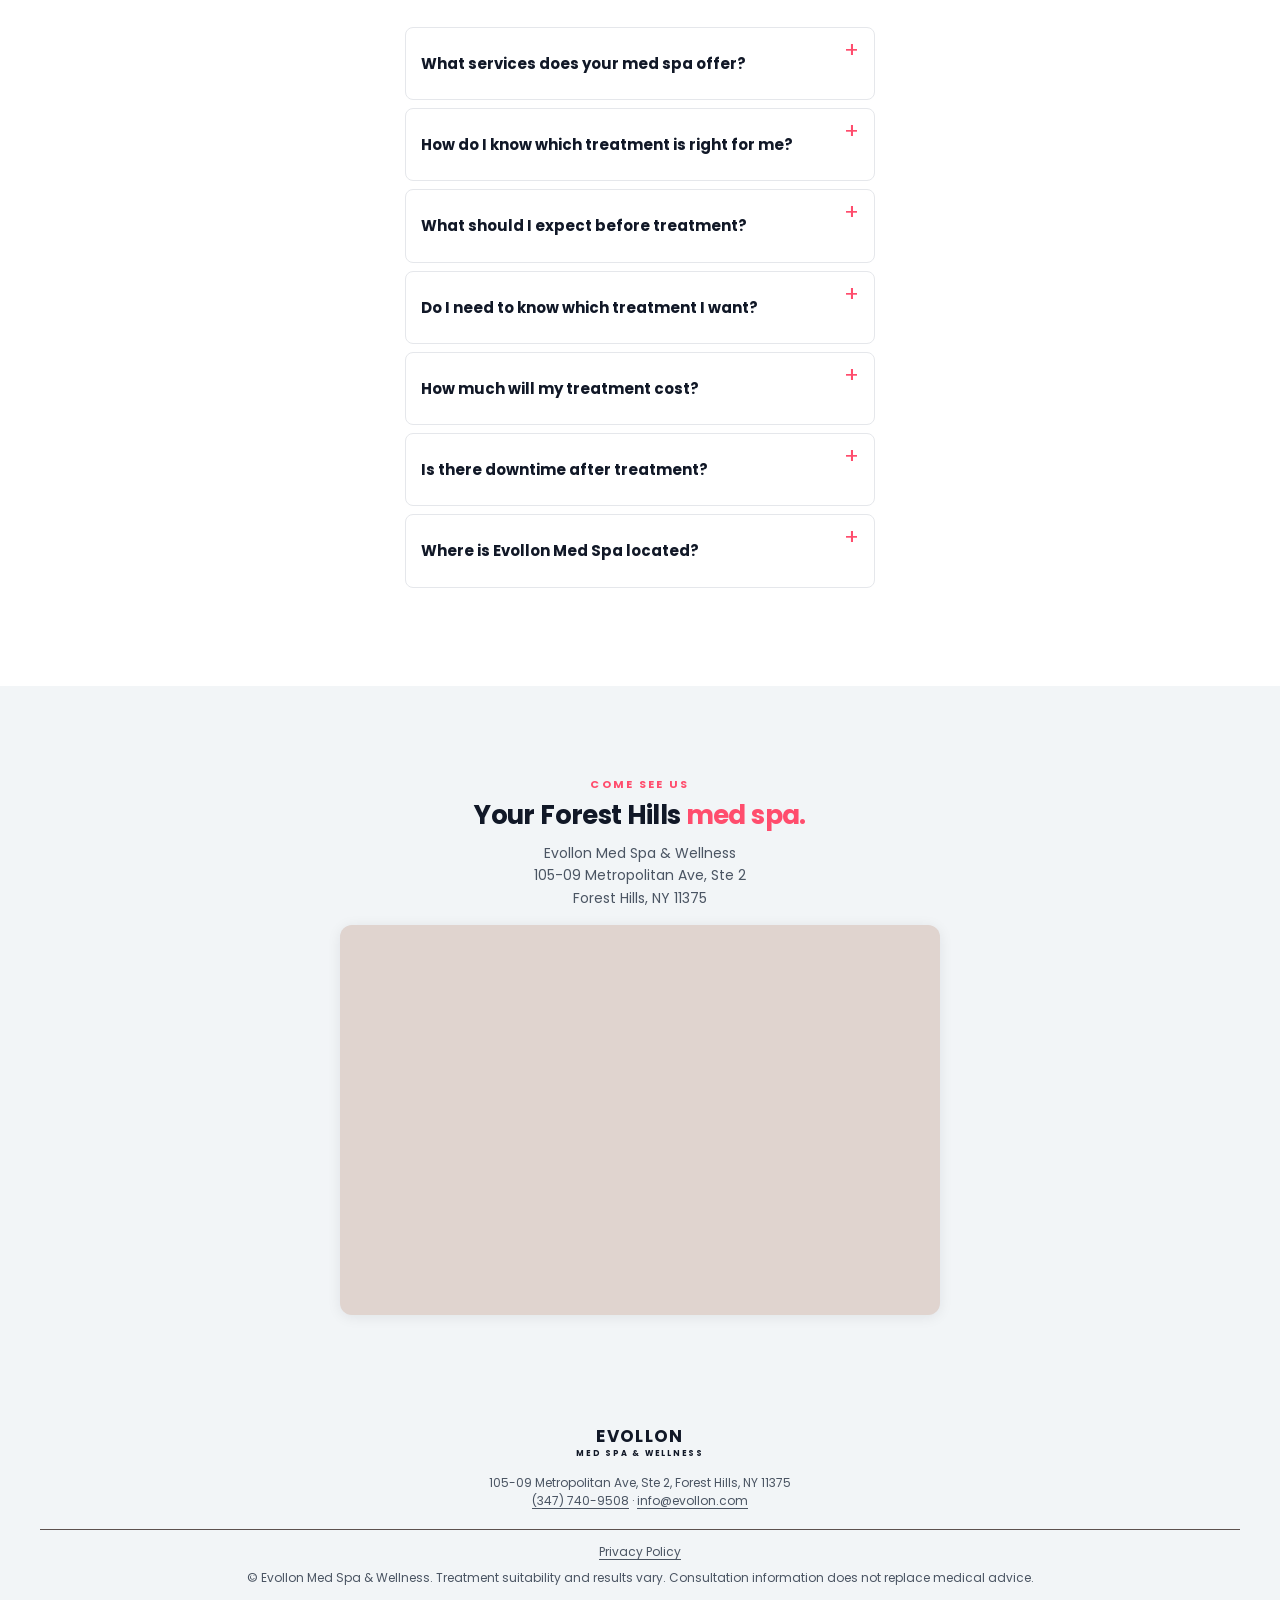
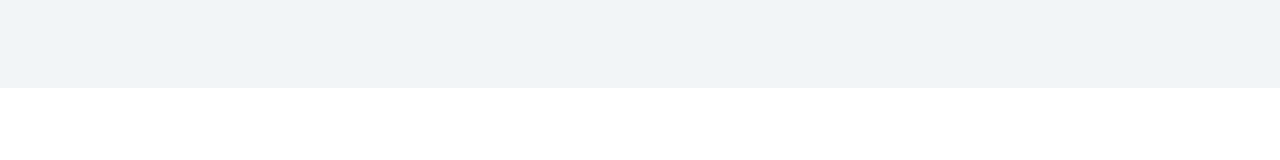
<file: aesthetics-ny/index.html>
<!doctype html>
<html lang="en">
<head>
  <meta charset="utf-8">
  <meta name="viewport" content="width=device-width, initial-scale=1">
  <meta name="theme-color" content="#f8f2ee">
  <meta name="description" content="Explore injectable and skin-rejuvenation services at Evollon Med Spa & Wellness in Forest Hills, Queens. Request a personalized consultation.">
  <link rel="canonical" href="https://evollon.onlynearyou.com/aesthetics/">
  <title>Med Spa in Forest Hills, Queens | Evollon Med Spa &amp; Wellness</title>
  <link rel="preconnect" href="https://fonts.googleapis.com">
  <link rel="preconnect" href="https://fonts.gstatic.com" crossorigin>
  <link href="https://fonts.googleapis.com/css2?family=Poppins:ital,wght@0,400;0,500;0,600;0,700;1,400;1,700&amp;display=swap" rel="stylesheet">
  <link rel="stylesheet" href="../styles.css">
  <style>
    /* Google Ads variant: keep the consultation alongside the introduction. */
    body.ads-aesthetics .announcement { padding: 7px 12px; font-size: 11px; }
    body.ads-aesthetics .aesthetics-hero { background: linear-gradient(90deg, rgba(255, 249, 247, .86), rgba(255, 249, 247, .72)), url('../assets/aesthetics-ny-med-spa.webp') center center / cover no-repeat; }
    body.ads-aesthetics .aesthetics-hero .hero-inner { display: grid; grid-template-columns: repeat(2, minmax(0, 1fr)); gap: clamp(32px, 5vw, 70px); align-items: center; max-width: 1200px; padding: 58px 28px; text-align: left; }
    body.ads-aesthetics .aesthetics-hero .hero-copy { padding: 0; }
    body.ads-aesthetics .aesthetics-hero .eyebrow { display: flex; justify-content: flex-start; }
    body.ads-aesthetics .aesthetics-hero h1 { font-size: clamp(38px, 4.2vw, 60px); margin: 18px 0; }
    body.ads-aesthetics .aesthetics-hero .intro { margin: 0 0 24px; font-size: 17px; line-height: 1.65; font-weight: 400; }
    body.ads-aesthetics .aesthetics-hero .check-list { max-width: none; margin: 0 0 26px; text-align: left; font-size: clamp(15px, 1.45vw, 20px); }
    body.ads-aesthetics .aesthetics-hero .hero-actions { justify-content: flex-start; }
    body.ads-aesthetics .aesthetics-hero .button { min-width: 0; }
    body.ads-aesthetics .aesthetics-hero .form-card { width: 100%; max-width: 470px; margin: 0 auto; padding: 26px; }
    .hero-form-wrap { width: 100%; }
    .form-rating { display: flex; align-items: center; justify-content: center; flex-wrap: wrap; gap: 7px; margin: 14px auto 0; color: #25202a; font-size: 13px; font-weight: 600; text-decoration: none; }
    .form-rating .stars { font-size: 16px; }
    .form-rating:focus-visible { outline: 3px solid var(--rose-dark); outline-offset: 3px; }
    body.ads-aesthetics .aesthetics-hero .form-title { display: block; color: var(--ink); font-size: 22px; line-height: 1.25; margin: 0 0 18px; text-align: center; }
    body.ads-aesthetics .aesthetics-hero .button-call { background: var(--rose-dark); border-color: var(--rose-dark); color: #fff; }
    body.ads-aesthetics .aesthetics-hero .button-call:hover { background: #d94763; border-color: #d94763; }
    body.ads-aesthetics .form-card select { width: 100%; height: 57px; padding: 0 14px; border: 1px solid #f7fafc; border-radius: 5px; background: #f7fafc; color: var(--ink); font: inherit; }
    body.ads-aesthetics .form-card select:focus { outline: 2px solid var(--rose-dark); outline-offset: 2px; }
    body.ads-aesthetics .services-cta { grid-column: 1 / -1; padding: 28px 20px; text-align: center; background: #f7e8e9; border-radius: 14px; }
    body.ads-aesthetics .services-cta h3 { margin: 0; font-size: 23px; }
    body.ads-aesthetics .services-cta p { margin: 8px 0 18px; color: var(--muted); }
    body.ads-aesthetics .services-cta .button { background: var(--rose-dark); color: #fff; }
    .floating-consult { position: fixed; right: 20px; bottom: 20px; z-index: 30; padding: 14px 22px; border-radius: 999px; background: var(--rose-dark); color: #fff; text-decoration: none; font-weight: 700; box-shadow: 0 8px 24px #4b2b2738; }
    .floating-consult[hidden] { display: none; }
    .floating-consult:focus-visible { outline: 3px solid #111827; outline-offset: 3px; }
    .floating-mobile { display: none; }
    .announcement a { color: inherit; white-space: nowrap; margin-left: 14px; }
    .phone-icon { display: inline-block; margin-right: 8px; }
    @media (max-width: 700px) { .floating-desktop { display: none; } .floating-mobile { display: inline; } .announcement a { display: block; margin: 4px 0 0; } }
    body.ads-aesthetics .faq-section { padding-top: 80px; padding-bottom: 90px; }
    body.ads-aesthetics .faq-list { margin-top: 42px; }
    body.ads-aesthetics .faq-list summary { padding-top: 24px; padding-bottom: 24px; }
    body.ads-aesthetics .visit-section { padding: 90px 20px; }
    body.ads-aesthetics .visit-section .map-frame { height: 390px; }
    @media (max-width: 700px) { body.ads-aesthetics .faq-section { padding-top: 60px; padding-bottom: 65px; } body.ads-aesthetics .visit-section { padding: 60px 20px; } body.ads-aesthetics .visit-section .map-frame { height: 300px; } }
    body.ads-aesthetics[data-treatment="aesthetics"] .trust-section { order: 1; }
    body.ads-aesthetics[data-treatment="aesthetics"] .evollon-gallery { order: 2; padding-top: clamp(24px, 4vw, 48px); }
    body.ads-aesthetics[data-treatment="aesthetics"] .content-section { order: 3; }
    body.ads-aesthetics[data-treatment="aesthetics"] .aesthetics-services { order: 4; }
    body.ads-aesthetics .trust-section { background: #faf5f4; padding: 100px 20px; }
    body.ads-aesthetics .trust-wrap { display: grid; grid-template-columns: minmax(240px, .8fr) minmax(0, 1.4fr); align-items: center; gap: 64px; max-width: 1200px; }
    body.ads-aesthetics .trust-heading { max-width: 380px; margin: 0; text-align: left; }
    body.ads-aesthetics .trust-heading .eyebrow { justify-content: flex-start; }
    body.ads-aesthetics .trust-heading h2 { font-size: clamp(32px, 3.3vw, 46px); line-height: 1.15; margin: 14px 0 24px; }
    body.ads-aesthetics .trust-heading h2 em { color: var(--rose-dark); font-style: normal; }
    body.ads-aesthetics .google-profile { background: #fff; border-radius: 18px; padding: 22px; box-shadow: 0 12px 32px #4b2b2710; }
    body.ads-aesthetics a.google-profile { display: block; color: inherit; text-decoration: none; }
    body.ads-aesthetics a.google-profile:hover .google-profile-link { text-decoration: underline; }
    body.ads-aesthetics a.google-profile:focus-visible { outline: 3px solid var(--rose-dark); outline-offset: 3px; }
    body.ads-aesthetics .google-profile-link { display: block; margin-top: 10px; color: var(--rose-dark); font-size: 12px; font-weight: 700; }
    body.ads-aesthetics .google-profile-top { margin-bottom: 14px; }
    body.ads-aesthetics .google-profile-top > strong { font-size: 16px; }
    body.ads-aesthetics .review-wall { display: grid; grid-template-columns: repeat(2, minmax(0, 1fr)); gap: 14px; height: 540px; overflow: hidden; mask-image: linear-gradient(transparent, #000 10%, #000 90%, transparent); }
    body.ads-aesthetics .review-column { min-width: 0; }
    body.ads-aesthetics .review-track { display: flex; flex-direction: column; gap: 14px; animation: reviews-scroll 70s linear infinite; }
    body.ads-aesthetics .review-duplicate { display: grid; gap: 14px; }
    body.ads-aesthetics .review-column:nth-child(2) .review-track { animation-direction: reverse; animation-duration: 80s; }
    body.ads-aesthetics .review-wall:hover .review-track, body.ads-aesthetics .review-wall:focus-within .review-track { animation-play-state: paused; }
    body.ads-aesthetics .review-card { padding: 21px; border-radius: 16px; background: #fff; box-shadow: 0 8px 24px #4b2b2710; }
    body.ads-aesthetics .review-card p { margin-bottom: 0; white-space: pre-line; }
    body.ads-aesthetics .review-card strong a { color: inherit; text-decoration: none; }
    body.ads-aesthetics .review-card strong a:hover, body.ads-aesthetics .review-card strong a:focus-visible { text-decoration: underline; }
    @keyframes reviews-scroll { to { transform: translateY(calc(-50% - 7px)); } }
    @media (max-width: 700px) {
      body.ads-aesthetics .trust-section { padding: 64px 20px; }
      body.ads-aesthetics .trust-wrap { grid-template-columns: 1fr; gap: 24px; }
      body.ads-aesthetics .trust-heading { max-width: none; }
      body.ads-aesthetics .review-wall { grid-template-columns: 1fr; height: auto; overflow: visible; mask-image: none; }
      body.ads-aesthetics .review-track { animation: none; }
      body.ads-aesthetics .review-duplicate { display: none; }
    }
    @media (prefers-reduced-motion: reduce) {
      body.ads-aesthetics .review-wall { height: auto; overflow: visible; mask-image: none; }
      body.ads-aesthetics .review-track { animation: none !important; }
      body.ads-aesthetics .review-duplicate { display: none; }
    }
    body.ads-aesthetics .review-wall { display: block; grid-column: 1 / -1; height: auto; overflow: visible; mask-image: none; }
    .review-featured { display: grid; grid-template-columns: repeat(3, minmax(0, 1fr)); gap: 14px; }
    .review-carousel { overflow: hidden; margin-top: 20px; }
    .review-carousel-track { display: flex; width: max-content; animation: review-slide 110s linear infinite; }
    .review-carousel-group { display: flex; gap: 14px; padding-right: 14px; }
    .review-carousel .review-card { width: min(330px, 78vw); flex: 0 0 auto; }
    .review-carousel:hover .review-carousel-track, .review-carousel:focus-within .review-carousel-track { animation-play-state: paused; }
    @keyframes review-slide { to { transform: translateX(-50%); } }
    @media (max-width: 700px) { .review-featured { grid-template-columns: 1fr; } }
    @media (max-width: 700px) {
      body.ads-aesthetics .aesthetics-hero .button-call { display: flex; justify-content: center; align-items: center; gap: 8px; }
      body.ads-aesthetics .aesthetics-hero .phone-icon { margin: 0; flex: 0 0 auto; }
      body.ads-aesthetics .trust-wrap, body.ads-aesthetics .review-wall, .review-featured, .review-carousel { min-width: 0; max-width: 100%; }
      .review-carousel { width: 100%; }
      body.ads-aesthetics .review-card p { display: -webkit-box; -webkit-box-orient: vertical; -webkit-line-clamp: 5; overflow: hidden; overflow-wrap: anywhere; }
      body.ads-aesthetics .review-card { min-width: 0; }
    }
    @media (prefers-reduced-motion: reduce) { .review-carousel { overflow-x: auto; } .review-carousel-track { animation: none; } .review-carousel-group[aria-hidden="true"] { display: none; } }
    @media (min-width: 701px) {
      body.ads-aesthetics .aesthetics-hero .button-call { min-height: 62px; padding: 16px 34px; font-size: 15px; }
    }
    @media (max-width: 700px) {
      body.ads-aesthetics .aesthetics-hero .hero-inner { grid-template-columns: 1fr; gap: 26px; padding: 35px 20px 42px; }
      body.ads-aesthetics .aesthetics-hero h1 { font-size: clamp(34px, 9vw, 45px); }
      body.ads-aesthetics .aesthetics-hero .intro { font-size: 15px; }
      body.ads-aesthetics .aesthetics-hero .check-list { font-size: 14px; }
      body.ads-aesthetics .form-card select { height: 51px; }
      body.ads-aesthetics .aesthetics-hero .hero-actions { align-items: stretch; }
    }
  </style>
  <script src="../site.js" defer></script>
  <!-- Google Tag Manager -->
  <script>(function(w,d,s,l,i){w[l]=w[l]||[];w[l].push({'gtm.start':
  new Date().getTime(),event:'gtm.js'});var f=d.getElementsByTagName(s)[0],
  j=d.createElement(s),dl=l!='dataLayer'?'&l='+l:'';j.async=true;j.src=
  'https://www.googletagmanager.com/gtm.js?id='+i+dl;f.parentNode.insertBefore(j,f);
  })(window,document,'script','dataLayer','GTM-W4987RVB');</script>
  <!-- End Google Tag Manager -->
  <script>
  window.dataLayer=window.dataLayer||[];
  window.gtag=window.gtag||function(){window.dataLayer.push(arguments);};
  gtag('config','AW-18426796196/Zl9KCL3qyaIdEKSxytJE',{
    'phone_conversion_number':'(347) 740-9508'
  });
  </script>
  <!-- Meta Pixel Code -->
  <script>
  !function(f,b,e,v,n,t,s)
  {if(f.fbq)return;n=f.fbq=function(){n.callMethod?
  n.callMethod.apply(n,arguments):n.queue.push(arguments)};
  if(!f._fbq)f._fbq=n;n.push=n;n.loaded=!0;n.version='2.0';
  n.queue=[];t=b.createElement(e);t.async=!0;
  t.src=v;s=b.getElementsByTagName(e)[0];
  s.parentNode.insertBefore(t,s)}(window,document,'script',
  'https://connect.facebook.net/en_US/fbevents.js');
  fbq('init','1474880180835813');
  fbq('track','PageView');
  </script>
  <noscript><img height="1" width="1" style="display:none" alt=""
  src="https://www.facebook.com/tr?id=1474880180835813&amp;ev=PageView&amp;noscript=1"></noscript>
  <!-- End Meta Pixel Code -->
</head>
<body id="top" data-treatment="aesthetics" class="ads-aesthetics">
  <!-- Google Tag Manager (noscript) -->
  <noscript><iframe src="https://www.googletagmanager.com/ns.html?id=GTM-W4987RVB" height="0" width="0" style="display:none;visibility:hidden" title="Google Tag Manager"></iframe></noscript>
  <!-- End Google Tag Manager (noscript) -->
  <div class="announcement">Med Spa Consultations in Forest Hills, Queens <a href="tel:+13477409508" onclick="gtag('event','conversion',{'send_to':'AW-18426796196/Zl9KCL3qyaIdEKSxytJE'})">☎ Call (347) 740-9508</a></div>

  <main>
    <section class="hero aesthetics-hero">
      <div class="hero-inner wrap">
        <div class="hero-copy">
          <div class="eyebrow"><span class="line"></span> Personalized aesthetics, thoughtfully planned</div>
          <h1><em>Med Spa Services</em> in Forest Hills, Queens</h1>
          <p class="intro">You deserve to feel confident in your own skin. At Evollon, we take the time to listen, get to know your goals, and help you find a treatment that feels right for you.</p>
          <ul class="check-list">
            <li>Personalized consultation and treatment recommendations</li>
            <li>Injectable options for lines, volume, hydration, and skin quality</li>
            <li>Professional skin-rejuvenation treatments</li>
            <li>Convenient Forest Hills, Queens location</li>
          </ul>
          <div class="hero-actions">
            <a class="button button-call" href="tel:+13477409508" aria-label="Call Evollon at (347) 740-9508" onclick="gtag('event','conversion',{'send_to':'AW-18426796196/Zl9KCL3qyaIdEKSxytJE'})"><span class="phone-icon" aria-hidden="true">☎</span>Call (347) 740-9508</a>
          </div>
        </div>
<div class="hero-form-wrap"><form class="form-card" id="lead-form" name="aesthetics-ny-lead" method="POST" data-netlify="true" aria-label="Request a med spa consultation">
          <input type="hidden" name="form-name" value="aesthetics-ny-lead">
          <input type="hidden" name="treatment" value="Med Spa Aesthetics Consultation">
          <div class="form-title">Looking for a Med Spa in Forest Hills? Get in Touch.<span>We'll help you take the next step.</span></div>
          <label for="full-name">Full name <span class="required">*</span></label>
          <input id="full-name" name="name" autocomplete="name" required placeholder="Full name">
          <label for="phone">Phone <span class="required">*</span></label>
          <input id="phone" name="phone" type="tel" autocomplete="tel" inputmode="tel" required placeholder="Phone">
          <label for="service-interest">What service are you interested in? <span class="required">*</span></label>
          <select id="service-interest" name="service-interest" required>
            <option value="" selected disabled>Select a service</option>
            <option>General esthetician services</option>
            <option>Botox</option>
            <option>Lip fillers</option>
            <option>Hydrodermabrasion facials</option>
            <option>Other</option>
          </select>
          <button class="button button-primary submit" type="submit">Request my consultation</button>
          <div class="form-result" id="form-result" role="alert" hidden></div>
        </form>
        <a class="form-rating" href="https://share.google/zSTiITmqhkBdl3S8c" target="_blank" rel="noopener noreferrer"><span class="google-g" aria-label="Google">G</span><span class="stars" aria-label="5 out of 5 stars">★★★★★</span><span>5.0 out of 5 · 57+ reviews</span></a></div>
      </div>
    </section>

    

    

    <section class="trust-section">
      <div class="wrap trust-wrap">
        <div class="trust-heading">
          <div class="eyebrow">THE EVOLLON EXPERIENCE</div>
          <h2>What Our Customers Say on <em>Google</em></h2>
          <a class="google-profile" href="https://share.google/zSTiITmqhkBdl3S8c" target="_blank" rel="noopener noreferrer"><div class="google-profile-top"><span class="google-g" aria-hidden="true">G</span><strong>Google Reviews</strong></div><div><b>5.0</b> <span class="stars" aria-label="5 out of 5 stars">★★★★★</span></div><small>Based on 57 Google reviews</small><span class="google-profile-link">Check us out on Google ↗</span></a>
        </div>
        <div class="review-wall" aria-label="Customer reviews"><div class="review-featured"><article class="review-card"><div class="review-head"><span class="review-avatar blue" aria-hidden="true">J</span><div><strong><a href="https://www.google.com/maps/contrib/117090269702272241105/reviews?hl=en" target="_blank" rel="noopener noreferrer">Jen Mingov</a></strong><small>Google review</small></div></div><div class="review-meta"><span class="stars" aria-label="5 out of 5 stars">★★★★★</span></div><p>I can’t say enough wonderful things about Nadya! She is incredibly knowledgeable, professional, and attentive. I’ve been seeing her for my PRP hair treatments, and she has made the entire experience so comfortable and positive. She takes the time to explain everything, answers all my questions, and genuinely makes you feel cared for. You can tell she truly takes pride in what she does and wants the best for her patients. I always feel like I’m in the best hands when I’m with her. So grateful to have found her and would highly recommend Nadya to anyone! 🤍</p></article>
<article class="review-card"><div class="review-head"><span class="review-avatar blue" aria-hidden="true">M</span><div><strong><a href="https://www.google.com/maps/contrib/117175815857660375634/reviews?hl=en" target="_blank" rel="noopener noreferrer">Moon</a></strong><small>Google review</small></div></div><div class="review-meta"><span class="stars" aria-label="5 out of 5 stars">★★★★★</span></div><p>Omg Nadia did a phenomenal job with my lips. Love them already i didn’t feel no pain she has the most gentle hands took her time to explain everything .also trying biorepeel can’t wait to see the results. I have the most therapeutic experience with Nadia she is so sweet and welcoming.</p></article>
<article class="review-card"><div class="review-head"><span class="review-avatar blue" aria-hidden="true">A</span><div><strong><a href="https://www.google.com/maps/contrib/116804521060439575078/reviews?hl=en" target="_blank" rel="noopener noreferrer">Abigail Ramharack</a></strong><small>Google review</small></div></div><div class="review-meta"><span class="stars" aria-label="5 out of 5 stars">★★★★★</span></div><p>Nadia and Steve are exceptional and professional. I felt very at ease and comfortable during my iv drip appointment. They were also accommodating and very kind. It’s a beautiful space. I felt better instantly after my iv and I know I will be back. They even gave me a call the next day to check on me and ask how I’m feeling!! Very thoughtful.</p></article></div><div class="review-carousel"><div class="review-carousel-track"><div class="review-carousel-group"><article class="review-card"><div class="review-head"><span class="review-avatar blue" aria-hidden="true">M</span><div><strong><a href="https://www.google.com/maps/contrib/108026266040617540464/reviews?hl=en" target="_blank" rel="noopener noreferrer">Mariya Siyanova</a></strong><small>Google review</small></div></div><div class="review-meta"><span class="stars" aria-label="5 out of 5 stars">★★★★★</span></div><p>Went to nadia for a consultation and had such an informative one. She explained my skin needs in detail and asked all my skin goals. She makes u feel at ease and no pressure to do any extra treatments like other medspas do. Her place is so clean and beautiful as well. Highly recommend!</p></article>
<article class="review-card"><div class="review-head"><span class="review-avatar blue" aria-hidden="true">S</span><div><strong><a href="https://www.google.com/maps/contrib/104647764498153917601/reviews?hl=en" target="_blank" rel="noopener noreferrer">Sarah Pink</a></strong><small>Google review</small></div></div><div class="review-meta"><span class="stars" aria-label="5 out of 5 stars">★★★★★</span></div><p>I had the most amazing experience with Nadia, she is amazing at what she does. I got so much knowledge about how to take  better care of my skin. She’s simply the best and I can’t wait to come back for my next treatment.</p></article>
<article class="review-card"><div class="review-head"><span class="review-avatar blue" aria-hidden="true">M</span><div><strong><a href="https://www.google.com/maps/contrib/114960927078294273856/reviews?hl=en" target="_blank" rel="noopener noreferrer">Margaret Farid</a></strong><small>Google review</small></div></div><div class="review-meta"><span class="stars" aria-label="5 out of 5 stars">★★★★★</span></div><p>Absolutely 5 stars! I had such a great experience with Steve. He was incredibly responsive, informative, kind, and made the entire process so easy and comfortable. He took the time to recommend the IV that he felt would be best for what I needed, and his recommendation truly made all the difference in my day. I could already feel my energy coming back shortly afterward!

I will definitely be coming back to this place again. The entire experience was professional, welcoming, and exactly what I was hoping for. Highly recommend!</p></article>
<article class="review-card"><div class="review-head"><span class="review-avatar blue" aria-hidden="true">L</span><div><strong><a href="https://www.google.com/maps/contrib/110181050733537273689/reviews?hl=en" target="_blank" rel="noopener noreferrer">lauren eighmey</a></strong><small>Google review</small></div></div><div class="review-meta"><span class="stars" aria-label="5 out of 5 stars">★★★★★</span></div><p>I had an amazing experience with Nadia! I actually went in not knowing exactly what I wanted. Instead of recommending treatments right away, she took the time to really study my skin, ask about my concerns, and understand my goals. Based on that, she recommended starting with the NewBaSkin Mini Facial and BioRePeel, and I’m so glad I trusted her.

Nadia is incredibly kind, knowledgeable, and genuinely cares about her clients. Since I have melasma, she even went the extra mile to do additional research to make sure the treatments wouldn’t negatively affect my skin. That level of care and attention gave me so much confidence in her recommendations.

She walked me through every step of the process, which made me feel completely comfortable and at ease. My skin looked absolutely flawless afterward!  It looks smooth, glowing, and healthier than it has in a long time. I couldn’t be happier with the results!

What impressed me even more was that Nadia personally reached out the following day to check on me and see how my skin was doing..

I’m so happy I found Nadia, and I absolutely plan on continuing my skin journey with her. I highly recommend her to anyone looking for a provider who is skilled, honest, and truly invested in helping you achieve your best skin.</p></article>
<article class="review-card"><div class="review-head"><span class="review-avatar blue" aria-hidden="true">M</span><div><strong><a href="https://www.google.com/maps/contrib/111002047145822590404/reviews?hl=en" target="_blank" rel="noopener noreferrer">mira campa</a></strong><small>Google review</small></div></div><div class="review-meta"><span class="stars" aria-label="5 out of 5 stars">★★★★★</span></div><p>I had the pleasure of getting my first tox treatment from Nadia. I was very nervous of it being painful but she had the most gentle touch. I barely felt a thing and she was so welcoming, made me feel very comfortable.</p></article>
<article class="review-card"><div class="review-head"><span class="review-avatar blue" aria-hidden="true">L</span><div><strong><a href="https://www.google.com/maps/contrib/103282607528321738566/reviews?hl=en" target="_blank" rel="noopener noreferrer">Leah Yusupov</a></strong><small>Google review</small></div></div><div class="review-meta"><span class="stars" aria-label="5 out of 5 stars">★★★★★</span></div><p>I had a pleasure in meeting nadia and trusting her with my difficult shaped lips. She was super patient and reassuring and even followed up with me after. Shes very professional and experienced in what she does. Im glad I trusted her with my lips. Looking forward to plan other services in the near future. Thanks love 😘</p></article></div><div class="review-carousel-group" aria-hidden="true" inert><article class="review-card"><div class="review-head"><span class="review-avatar blue" aria-hidden="true">M</span><div><strong><a href="https://www.google.com/maps/contrib/108026266040617540464/reviews?hl=en" target="_blank" rel="noopener noreferrer">Mariya Siyanova</a></strong><small>Google review</small></div></div><div class="review-meta"><span class="stars" aria-label="5 out of 5 stars">★★★★★</span></div><p>Went to nadia for a consultation and had such an informative one. She explained my skin needs in detail and asked all my skin goals. She makes u feel at ease and no pressure to do any extra treatments like other medspas do. Her place is so clean and beautiful as well. Highly recommend!</p></article>
<article class="review-card"><div class="review-head"><span class="review-avatar blue" aria-hidden="true">S</span><div><strong><a href="https://www.google.com/maps/contrib/104647764498153917601/reviews?hl=en" target="_blank" rel="noopener noreferrer">Sarah Pink</a></strong><small>Google review</small></div></div><div class="review-meta"><span class="stars" aria-label="5 out of 5 stars">★★★★★</span></div><p>I had the most amazing experience with Nadia, she is amazing at what she does. I got so much knowledge about how to take  better care of my skin. She’s simply the best and I can’t wait to come back for my next treatment.</p></article>
<article class="review-card"><div class="review-head"><span class="review-avatar blue" aria-hidden="true">M</span><div><strong><a href="https://www.google.com/maps/contrib/114960927078294273856/reviews?hl=en" target="_blank" rel="noopener noreferrer">Margaret Farid</a></strong><small>Google review</small></div></div><div class="review-meta"><span class="stars" aria-label="5 out of 5 stars">★★★★★</span></div><p>Absolutely 5 stars! I had such a great experience with Steve. He was incredibly responsive, informative, kind, and made the entire process so easy and comfortable. He took the time to recommend the IV that he felt would be best for what I needed, and his recommendation truly made all the difference in my day. I could already feel my energy coming back shortly afterward!

I will definitely be coming back to this place again. The entire experience was professional, welcoming, and exactly what I was hoping for. Highly recommend!</p></article>
<article class="review-card"><div class="review-head"><span class="review-avatar blue" aria-hidden="true">L</span><div><strong><a href="https://www.google.com/maps/contrib/110181050733537273689/reviews?hl=en" target="_blank" rel="noopener noreferrer">lauren eighmey</a></strong><small>Google review</small></div></div><div class="review-meta"><span class="stars" aria-label="5 out of 5 stars">★★★★★</span></div><p>I had an amazing experience with Nadia! I actually went in not knowing exactly what I wanted. Instead of recommending treatments right away, she took the time to really study my skin, ask about my concerns, and understand my goals. Based on that, she recommended starting with the NewBaSkin Mini Facial and BioRePeel, and I’m so glad I trusted her.

Nadia is incredibly kind, knowledgeable, and genuinely cares about her clients. Since I have melasma, she even went the extra mile to do additional research to make sure the treatments wouldn’t negatively affect my skin. That level of care and attention gave me so much confidence in her recommendations.

She walked me through every step of the process, which made me feel completely comfortable and at ease. My skin looked absolutely flawless afterward!  It looks smooth, glowing, and healthier than it has in a long time. I couldn’t be happier with the results!

What impressed me even more was that Nadia personally reached out the following day to check on me and see how my skin was doing..

I’m so happy I found Nadia, and I absolutely plan on continuing my skin journey with her. I highly recommend her to anyone looking for a provider who is skilled, honest, and truly invested in helping you achieve your best skin.</p></article>
<article class="review-card"><div class="review-head"><span class="review-avatar blue" aria-hidden="true">M</span><div><strong><a href="https://www.google.com/maps/contrib/111002047145822590404/reviews?hl=en" target="_blank" rel="noopener noreferrer">mira campa</a></strong><small>Google review</small></div></div><div class="review-meta"><span class="stars" aria-label="5 out of 5 stars">★★★★★</span></div><p>I had the pleasure of getting my first tox treatment from Nadia. I was very nervous of it being painful but she had the most gentle touch. I barely felt a thing and she was so welcoming, made me feel very comfortable.</p></article>
<article class="review-card"><div class="review-head"><span class="review-avatar blue" aria-hidden="true">L</span><div><strong><a href="https://www.google.com/maps/contrib/103282607528321738566/reviews?hl=en" target="_blank" rel="noopener noreferrer">Leah Yusupov</a></strong><small>Google review</small></div></div><div class="review-meta"><span class="stars" aria-label="5 out of 5 stars">★★★★★</span></div><p>I had a pleasure in meeting nadia and trusting her with my difficult shaped lips. She was super patient and reassuring and even followed up with me after. Shes very professional and experienced in what she does. Im glad I trusted her with my lips. Looking forward to plan other services in the near future. Thanks love 😘</p></article></div></div></div></div>
      </div>
    </section>

    <section class="evollon-gallery" aria-label="Evollon Med Spa treatment experience">
      <div class="wrap gallery-wrap">
        <img src="../assets/evollon-treatment.webp" alt="Evollon Med Spa provider providing an aesthetic treatment" width="1100" height="629" loading="lazy">
        <img src="../assets/evollon-wellness.webp" alt="Evollon Med Spa provider attending to a client in a treatment room" width="1100" height="629" loading="lazy">
      </div>
    </section>

    <section class="content-section wrap" id="approach">
      <div class="section-heading"><div class="eyebrow">THE EVOLLON APPROACH</div><h2>Care that starts with <em>a conversation.</em></h2><p>Aesthetic treatment is personal. Evollon begins by listening to what you want to address, then reviewing suitable options, what the treatment involves, and what you should know before deciding.</p></div>
      <div class="steps">
        <article class="step"><span>01</span><h3>Share your goals</h3><p>Talk about the areas or concerns you would like your provider to assess.</p></article>
        <article class="step"><span>02</span><h3>Compare your options</h3><p>Learn how appropriate services differ in approach, timing, aftercare, and expected results.</p></article>
        <article class="step"><span>03</span><h3>Make an informed plan</h3><p>Review suitability, possible side effects, risks, and cost before choosing treatment.</p></article>
      </div>
    </section>

    <section class="aesthetics-services" id="services">
      <div class="wrap">
        <div class="section-heading">
          <div class="eyebrow">OUR AESTHETIC SERVICES</div>
          <h2>Options for your <em>individual goals.</em></h2>
          <p>Your consultation is the place to discuss what you would like to address. Treatment suitability, timing, expected results, and risks vary by service and by person.</p>
        </div>
        <div class="service-grid">
          <article class="service-card"><h3>Dermal fillers</h3><p>Discuss options for facial volume, contour, balance, or definition.</p></article>
          <article class="service-card"><h3>Wrinkle-relaxing injectables</h3><p>Explore treatments intended to temporarily soften selected expression lines.</p></article>
          <article class="service-card"><h3>Collagen-stimulating injectables</h3><p>Ask about injectable options designed to support gradual-looking rejuvenation.</p></article>
          <article class="service-card"><h3>PRP &amp; PRFM treatments</h3><p>Learn about regenerative treatments that use a preparation from your own blood.</p></article>
          <article class="service-card"><h3>Microneedling</h3><p>Discuss professional treatment for the appearance of texture and overall skin quality.</p></article>
          <article class="service-card"><h3>Signature hydrodermabrasion facial</h3><p>Deeply cleanse, gently exfoliate, extract impurities, and replenish hydration for a fresh, luminous finish.</p></article>
          <div class="services-cta"><h3>Ready to talk about your goals?</h3><p>Tell us what you’re interested in and we’ll help you explore your options.</p><a class="button button-primary services-consult" href="#lead-form">Book a Consultation</a></div>
          <article class="service-card"><h3>Professional chemical peels</h3><p>Explore peel options selected for your skin, concerns, and desired recovery time.</p></article>
          <article class="service-card"><h3>Injectable dissolving treatment</h3><p>Ask whether an enzyme-based dissolving treatment may be appropriate for existing filler.</p></article>
          <article class="service-card"><h3>Skin-rejuvenation injectables</h3><p>Discuss injectable treatments focused on skin quality, texture, and appearance.</p></article>
          <article class="service-card"><h3>Skin-hydration boosters</h3><p>Explore injectable options intended to support a smoother, more hydrated appearance.</p></article>
          <article class="service-card"><h3>Excessive-sweating treatment</h3><p>Talk with a provider about treatment options for excessive sweating in selected areas.</p></article>
          <article class="service-card"><h3>Skin tag care</h3><p>Have a provider assess skin tags and explain appropriate removal options.</p></article>
        </div>
      </div>
    </section>
    <section class="faq-section wrap">
      <div class="section-heading"><div class="eyebrow">GOOD TO KNOW</div><h2>Your Med Spa Questions <em>Answered</em></h2></div>
      <div class="faq-list">
        <details><summary>What services does your med spa offer?</summary><div class="answer">Evollon offers injectable and skin-rejuvenation services, including dermal fillers, wrinkle-relaxing injectables, collagen-stimulating injectables, PRP and PRFM treatments, microneedling, professional chemical peels, skin boosters, excessive-sweating treatment, and skin tag care. Availability and suitability are confirmed during consultation.</div></details>
        <details><summary>How do I know which treatment is right for me?</summary><div class="answer">The right option depends on your goals, health history, treatment area, preferences, and your provider’s assessment. A consultation gives you time to compare appropriate options without assuming that one treatment fits everyone.</div></details>
        <details><summary>What should I expect before treatment?</summary><div class="answer">Your provider will discuss the treatment process, expected recovery, possible side effects, important risks, and aftercare. Share your medical history, medications, allergies, and previous aesthetic treatments before deciding.</div></details>
        <details><summary>Do I need to know which treatment I want?</summary><div class="answer">No. Share your goals during your consultation and your provider can discuss options that may be appropriate for you.</div></details>
        <details><summary>How much will my treatment cost?</summary><div class="answer">Cost depends on the service and your individual treatment plan. Ask your provider about pricing during your consultation before deciding.</div></details>
        <details><summary>Is there downtime after treatment?</summary><div class="answer">Recovery varies by treatment and by person. Your provider will explain expected downtime and aftercare for the options you discuss.</div></details>
        <details><summary>Where is Evollon Med Spa located?</summary><div class="answer">Evollon Med Spa &amp; Wellness is located at 105-09 Metropolitan Ave, Suite 2, in Forest Hills, Queens, New York 11375.</div></details>
      </div>
    </section>

    <section class="visit-section"><div class="wrap visit-grid"><div><div class="eyebrow">COME SEE US</div><h2>Your Forest Hills <em>med spa.</em></h2><p>Evollon Med Spa &amp; Wellness<br>105-09 Metropolitan Ave, Ste 2<br>Forest Hills, NY 11375</p></div><div class="map-frame"><iframe title="Map to Evollon Med Spa in Forest Hills" src="https://www.google.com/maps?q=105-09%20Metropolitan%20Ave%20Ste%202%2C%20Forest%20Hills%2C%20NY%2011375&amp;output=embed" loading="lazy" referrerpolicy="no-referrer-when-downgrade"></iframe></div></div></section>

  </main>

  <footer><div class="wrap footer-inner"><div><span class="wordmark">EVOLLON <small>MED SPA &amp; WELLNESS</small></span><p>105-09 Metropolitan Ave, Ste 2, Forest Hills, NY 11375<br><a href="tel:+13477409508" onclick="gtag('event','conversion',{'send_to':'AW-18426796196/Zl9KCL3qyaIdEKSxytJE'})">(347) 740-9508</a> · <a href="mailto:info@evollon.com">info@evollon.com</a></p></div></div><div class="wrap footer-bottom"><a href="https://evollon.com/privacy-policy/" target="_blank" rel="noopener noreferrer">Privacy Policy</a><br>© Evollon Med Spa &amp; Wellness. Treatment suitability and results vary. Consultation information does not replace medical advice.</div></footer>
  <dialog class="thanks-dialog" id="thanks-dialog" aria-labelledby="thanks-title" aria-describedby="thanks-message"><h2 id="thanks-title">Thanks—your request has been received.</h2><p id="thanks-message">An Evollon team member will follow up, usually within one business day. For immediate assistance, call <a href="tel:+13477409508" onclick="gtag('event','conversion',{'send_to':'AW-18426796196/Zl9KCL3qyaIdEKSxytJE'})">(347) 740-9508</a>.</p><button class="button button-primary" id="thanks-close" type="button">Close</button></dialog>
  <div class="sticky-cta is-hidden" id="sticky-cta"><a class="sticky-offer" href="#lead-form"><b>Request a Med Spa Consultation</b><small>Personalized options in Forest Hills, Queens</small></a></div>
  <a class="floating-consult" href="#top" hidden><span class="floating-desktop">Book a Consult</span><span class="floating-mobile">☎ Call (347) 740-9508</span></a>
  <script>
    (() => {
      const floating = document.querySelector('.floating-consult');
      const form = document.querySelector('#lead-form');
      const update = () => {
        floating.href = window.matchMedia('(max-width: 700px)').matches ? 'tel:+13477409508' : '#top';
        const scrollable = document.documentElement.scrollHeight - window.innerHeight;
        const bounds = form.getBoundingClientRect();
        const formVisible = bounds.top < window.innerHeight && bounds.bottom > 0;
        floating.hidden = scrollable <= 0 || window.scrollY / scrollable < 0.07 || formVisible;
      };
      floating.addEventListener('click', () => {
        if (window.matchMedia('(max-width: 700px)').matches) gtag('event', 'conversion', { send_to: 'AW-18426796196/Zl9KCL3qyaIdEKSxytJE' });
      });
      document.querySelector('.services-consult').addEventListener('click', (event) => {
        if (window.matchMedia('(min-width: 701px)').matches) {
          event.preventDefault();
          window.scrollTo({ top: 0, behavior: 'smooth' });
        }
      });
      window.addEventListener('scroll', update, { passive: true });
      window.addEventListener('resize', update);
      update();
    })();
  </script>
</body>
</html>
</file>
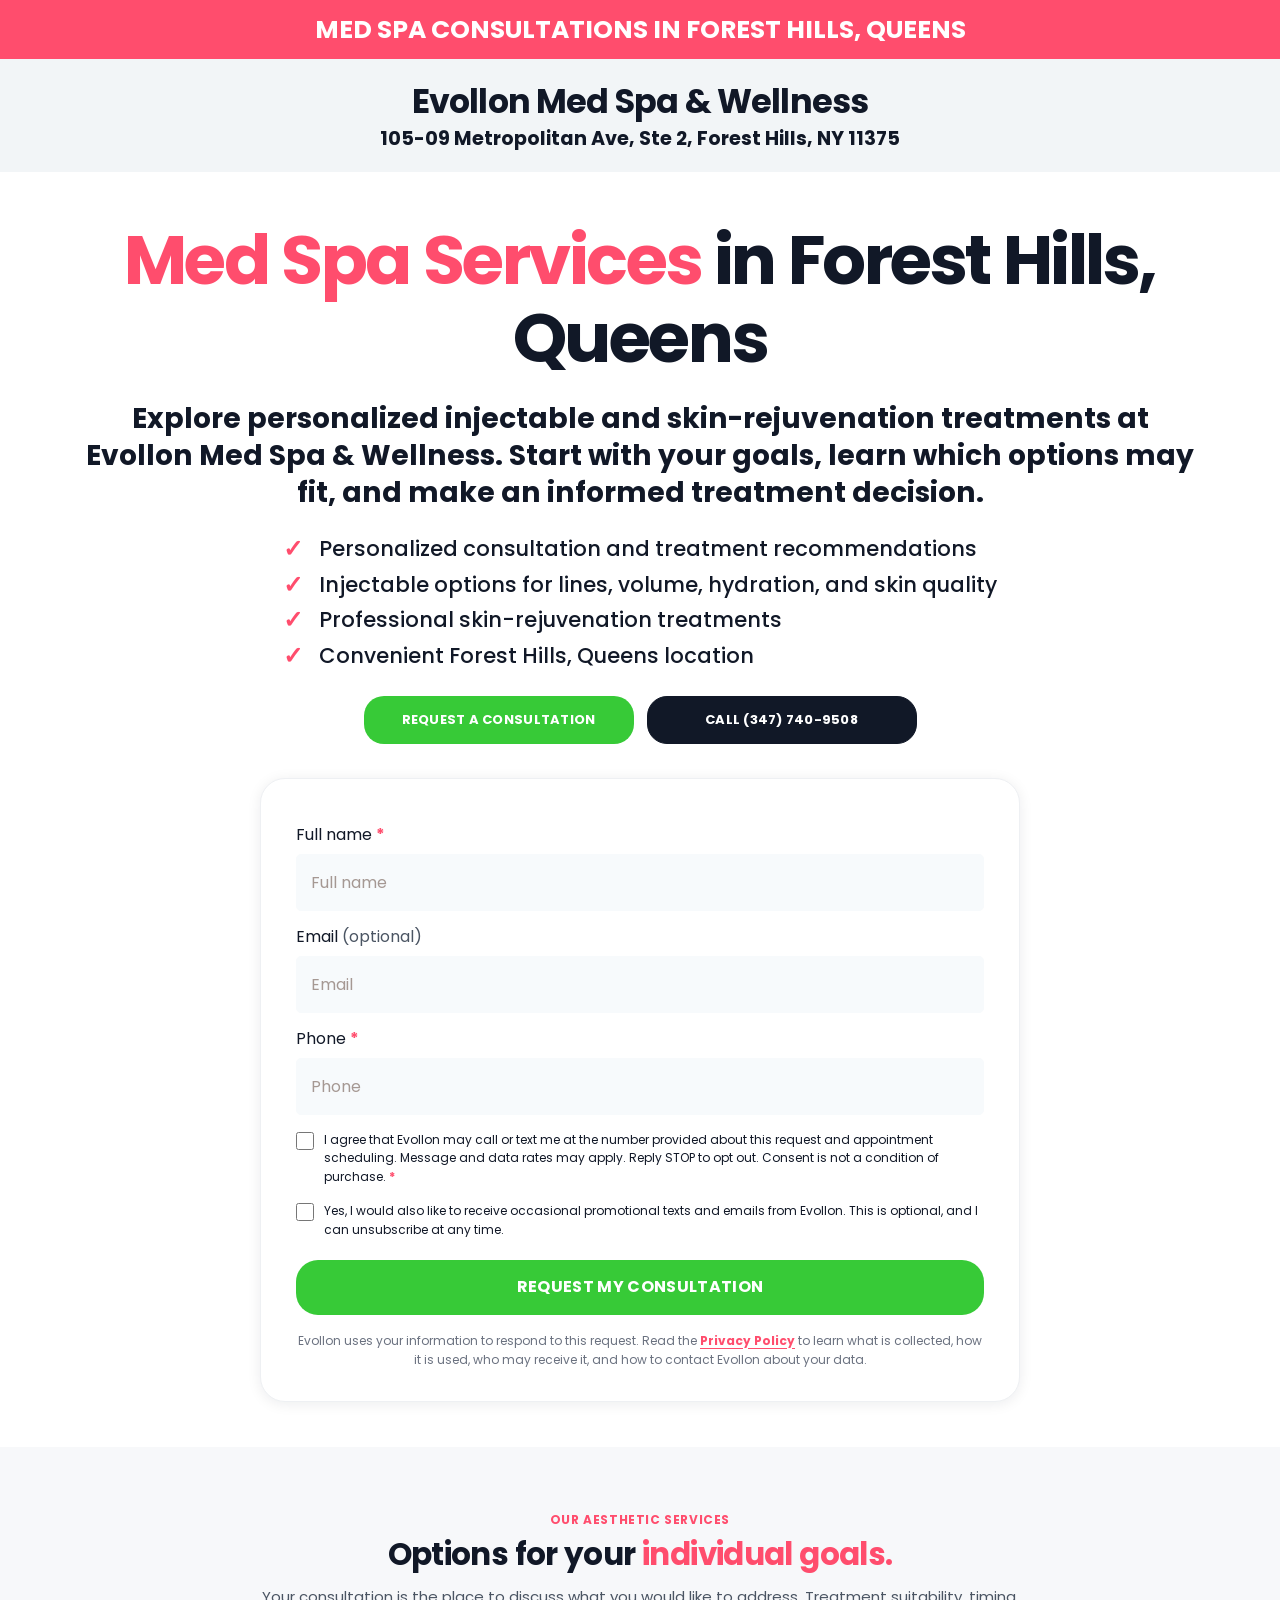
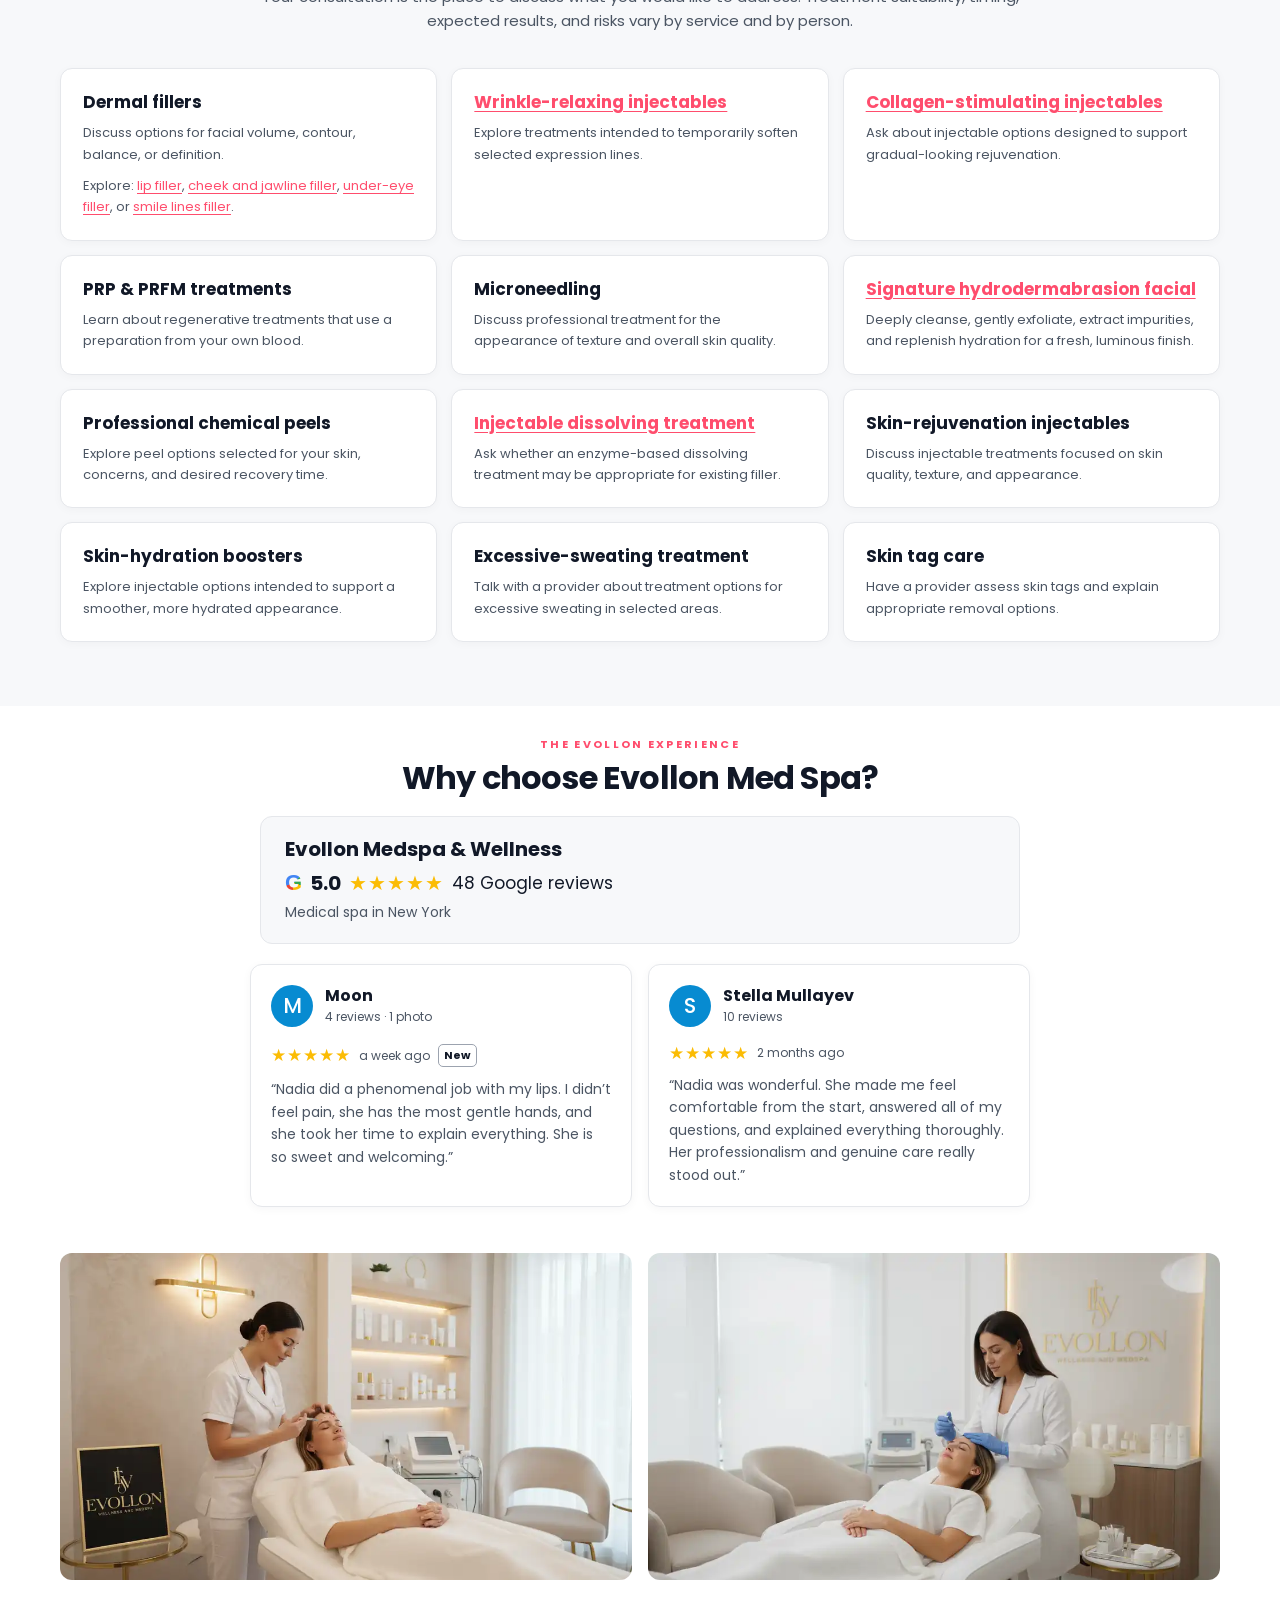
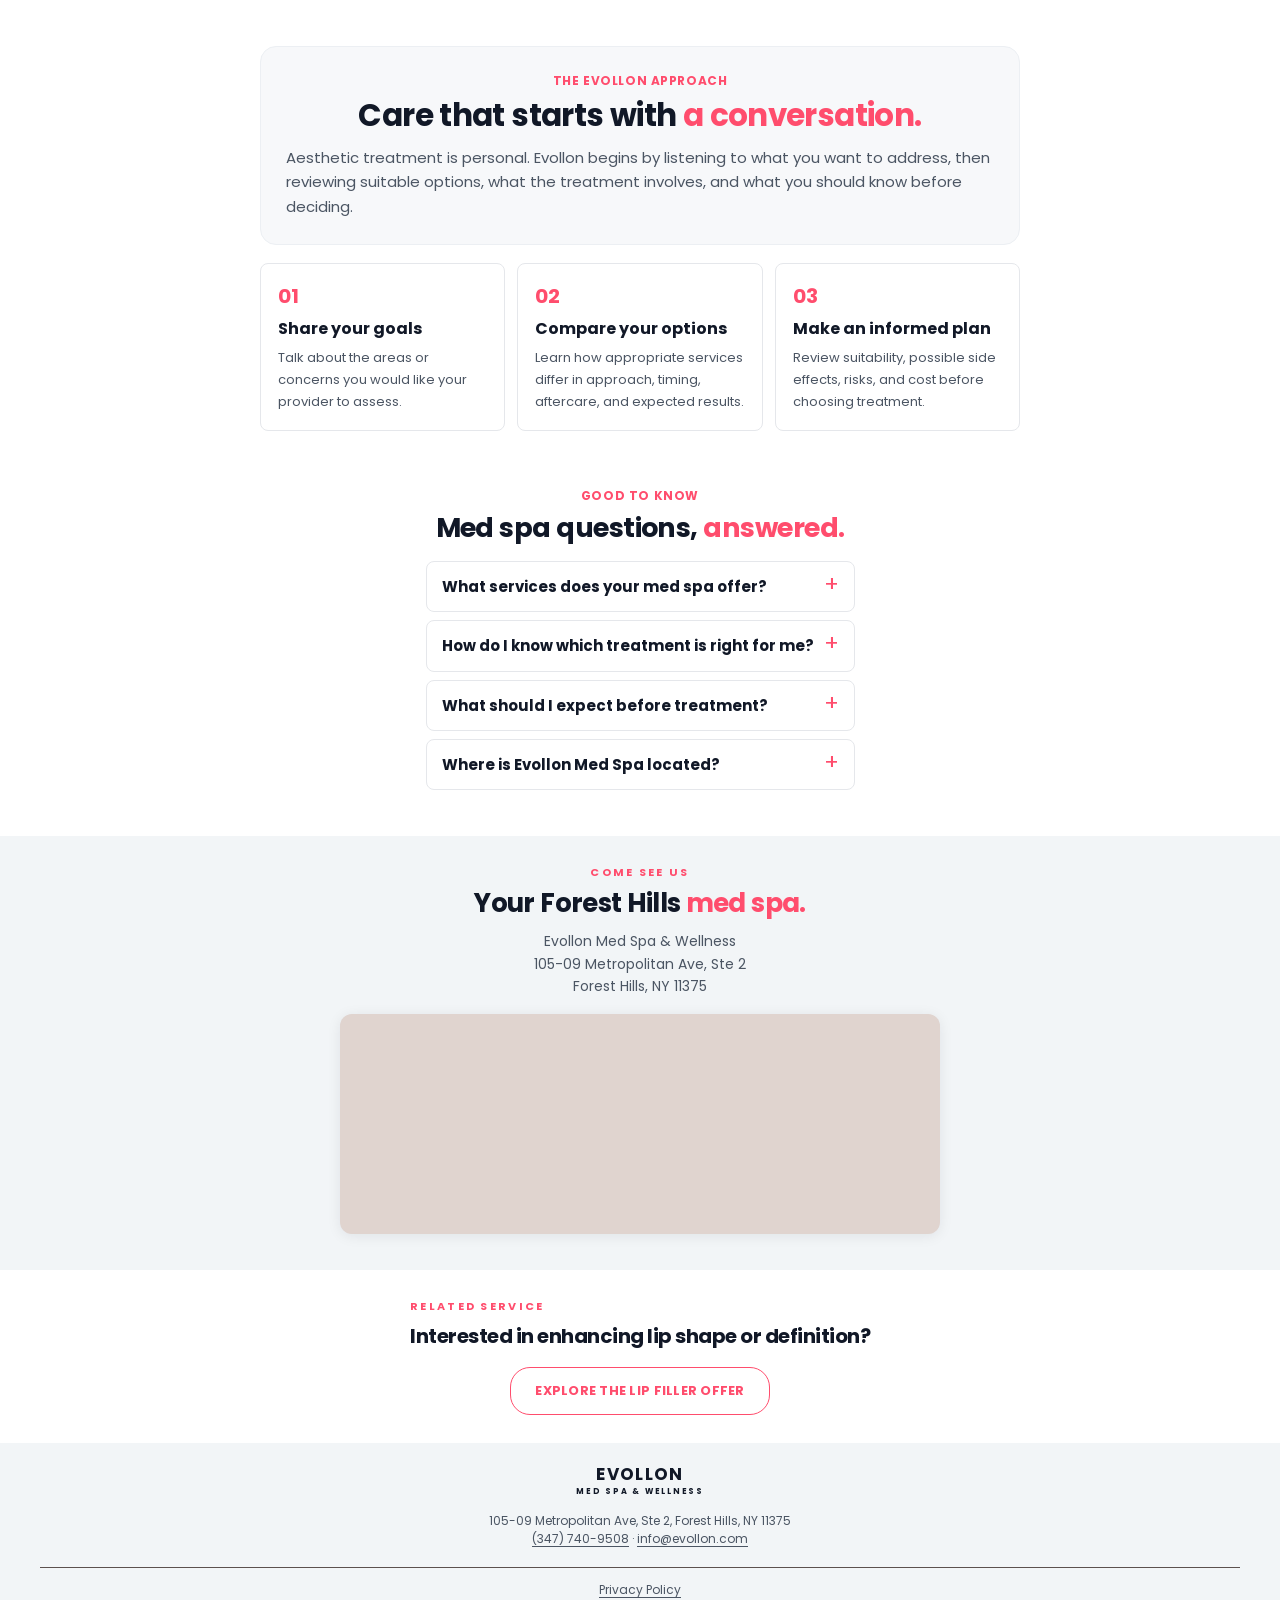
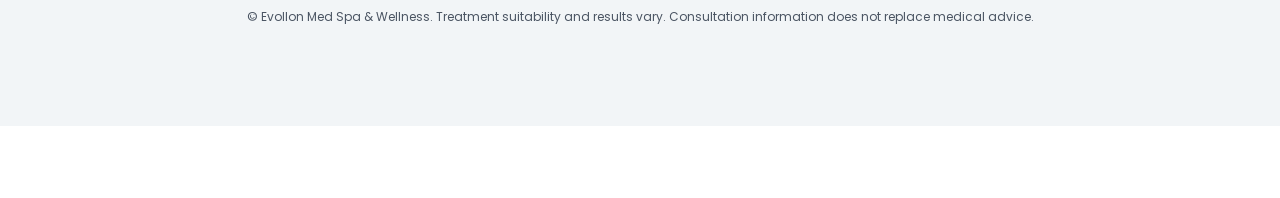
<file: aesthetics/index.html>
<!doctype html>
<html lang="en">
<head>
  <meta charset="utf-8">
  <meta name="viewport" content="width=device-width, initial-scale=1">
  <meta name="theme-color" content="#f8f2ee">
  <meta name="description" content="Explore injectable and skin-rejuvenation services at Evollon Med Spa & Wellness in Forest Hills, Queens. Request a personalized consultation.">
  <link rel="canonical" href="https://evollon.onlynearyou.com/aesthetics/">
  <title>Med Spa in Forest Hills, Queens | Evollon Med Spa &amp; Wellness</title>
  <link rel="preconnect" href="https://fonts.googleapis.com">
  <link rel="preconnect" href="https://fonts.gstatic.com" crossorigin>
  <link href="https://fonts.googleapis.com/css2?family=Poppins:ital,wght@0,400;0,500;0,600;0,700;1,400;1,700&amp;display=swap" rel="stylesheet">
  <link rel="stylesheet" href="../styles.css">
  <script src="../site.js" defer></script>
  <!-- Google Tag Manager -->
  <script>(function(w,d,s,l,i){w[l]=w[l]||[];w[l].push({'gtm.start':
  new Date().getTime(),event:'gtm.js'});var f=d.getElementsByTagName(s)[0],
  j=d.createElement(s),dl=l!='dataLayer'?'&l='+l:'';j.async=true;j.src=
  'https://www.googletagmanager.com/gtm.js?id='+i+dl;f.parentNode.insertBefore(j,f);
  })(window,document,'script','dataLayer','GTM-W4987RVB');</script>
  <!-- End Google Tag Manager -->
  <script>
  window.dataLayer=window.dataLayer||[];
  window.gtag=window.gtag||function(){window.dataLayer.push(arguments);};
  gtag('config','AW-18426796196/Zl9KCL3qyaIdEKSxytJE',{
    'phone_conversion_number':'(347) 740-9508'
  });
  </script>
  <!-- Meta Pixel Code -->
  <script>
  !function(f,b,e,v,n,t,s)
  {if(f.fbq)return;n=f.fbq=function(){n.callMethod?
  n.callMethod.apply(n,arguments):n.queue.push(arguments)};
  if(!f._fbq)f._fbq=n;n.push=n;n.loaded=!0;n.version='2.0';
  n.queue=[];t=b.createElement(e);t.async=!0;
  t.src=v;s=b.getElementsByTagName(e)[0];
  s.parentNode.insertBefore(t,s)}(window,document,'script',
  'https://connect.facebook.net/en_US/fbevents.js');
  fbq('init','1474880180835813');
  fbq('track','PageView');
  </script>
  <noscript><img height="1" width="1" style="display:none" alt=""
  src="https://www.facebook.com/tr?id=1474880180835813&amp;ev=PageView&amp;noscript=1"></noscript>
  <!-- End Meta Pixel Code -->
</head>
<body data-treatment="aesthetics">
  <!-- Google Tag Manager (noscript) -->
  <noscript><iframe src="https://www.googletagmanager.com/ns.html?id=GTM-W4987RVB" height="0" width="0" style="display:none;visibility:hidden" title="Google Tag Manager"></iframe></noscript>
  <!-- End Google Tag Manager (noscript) -->
  <div class="announcement">Med Spa Consultations in Forest Hills, Queens</div>
  <header class="site-header wrap">
    <div class="wordmark">Evollon Med Spa &amp; Wellness</div>
    <div class="header-address">105-09 Metropolitan Ave, Ste 2, Forest Hills, NY 11375</div>
  </header>
  <main>
    <section class="hero aesthetics-hero">
      <div class="hero-inner wrap">
        <div class="hero-copy">
          <div class="eyebrow"><span class="line"></span> Personalized aesthetics, thoughtfully planned</div>
          <h1><em>Med Spa Services</em> in Forest Hills, Queens</h1>
          <p class="intro">Explore personalized injectable and skin-rejuvenation treatments at Evollon Med Spa &amp; Wellness. Start with your goals, learn which options may fit, and make an informed treatment decision.</p>
          <ul class="check-list">
            <li>Personalized consultation and treatment recommendations</li>
            <li>Injectable options for lines, volume, hydration, and skin quality</li>
            <li>Professional skin-rejuvenation treatments</li>
            <li>Convenient Forest Hills, Queens location</li>
          </ul>
          <div class="hero-actions">
            <a class="button button-primary" href="#lead-form">Request a consultation</a>
            <a class="button button-call" href="tel:+13477409508" aria-label="Call Evollon at (347) 740-9508" onclick="gtag('event','conversion',{'send_to':'AW-18426796196/Zl9KCL3qyaIdEKSxytJE'})">Call (347) 740-9508</a>
          </div>
        </div>
      </div>
    </section>

    <section class="consult-section" id="consultation">
      <div class="wrap consult-grid">
        <div class="consult-copy">
          <div class="eyebrow">LET'S TALK</div>
          <h2>Find the right next step <em>for you.</em></h2>
          <p>Tell us what you would like to discuss. An Evollon team member will follow up about your goals and consultation options.</p>
          <div class="contact-line"><span aria-hidden="true">⌖</span><div><strong>Visit us in Forest Hills</strong><br>105-09 Metropolitan Ave, Ste 2<br>Forest Hills, NY 11375<br><a href="tel:+13477409508" onclick="gtag('event','conversion',{'send_to':'AW-18426796196/Zl9KCL3qyaIdEKSxytJE'})">(347) 740-9508</a> · <a href="mailto:info@evollon.com">info@evollon.com</a></div></div>
        </div>
        <form class="form-card" id="lead-form" name="aesthetics-lead" method="POST" data-netlify="true" aria-label="Request a med spa consultation">
          <input type="hidden" name="form-name" value="aesthetics-lead">
          <input type="hidden" name="treatment" value="Med Spa Aesthetics Consultation">
          <div class="form-title">Request a consultation<span>We'll help you take the next step.</span></div>
          <label for="full-name">Full name <span class="required">*</span></label>
          <input id="full-name" name="name" autocomplete="name" required placeholder="Full name">
          <label for="email">Email <span class="optional">(optional)</span></label>
          <input id="email" name="email" type="email" autocomplete="email" placeholder="Email">
          <label for="phone">Phone <span class="required">*</span></label>
          <input id="phone" name="phone" type="tel" autocomplete="tel" inputmode="tel" required placeholder="Phone">
          <label class="consent-option" for="contact-consent"><input id="contact-consent" name="contact-consent" type="checkbox" value="Agreed" required><span>I agree that Evollon may call or text me at the number provided about this request and appointment scheduling. Message and data rates may apply. Reply STOP to opt out. Consent is not a condition of purchase. <span class="required">*</span></span></label>
          <label class="consent-option" for="marketing-consent"><input id="marketing-consent" name="marketing-consent" type="checkbox" value="Agreed"><span>Yes, I would also like to receive occasional promotional texts and emails from Evollon. This is optional, and I can unsubscribe at any time.</span></label>
          <button class="button button-primary submit" type="submit">Request my consultation</button>
          <p class="form-fine">Evollon uses your information to respond to this request. Read the <a href="https://evollon.com/privacy-policy/" target="_blank" rel="noopener noreferrer">Privacy Policy</a> to learn what is collected, how it is used, who may receive it, and how to contact Evollon about your data.</p>
          <div class="form-result" id="form-result" role="alert" hidden></div>
        </form>
      </div>
    </section>

    <section class="aesthetics-services" id="services">
      <div class="wrap">
        <div class="section-heading">
          <div class="eyebrow">OUR AESTHETIC SERVICES</div>
          <h2>Options for your <em>individual goals.</em></h2>
          <p>Your consultation is the place to discuss what you would like to address. Treatment suitability, timing, expected results, and risks vary by service and by person.</p>
        </div>
        <div class="service-grid">
          <article class="service-card"><h3>Dermal fillers</h3><p>Discuss options for facial volume, contour, balance, or definition.</p><p class="service-links">Explore: <a href="../lip-filler-consultation/">lip filler</a>, <a href="../cheek-jawline-filler/">cheek and jawline filler</a>, <a href="../under-eye-filler/">under-eye filler</a>, or <a href="../smile-lines-filler/">smile lines filler</a>.</p></article>
          <article class="service-card"><h3><a href="../wrinkle-relaxers/">Wrinkle-relaxing injectables</a></h3><p>Explore treatments intended to temporarily soften selected expression lines.</p></article>
          <article class="service-card"><h3><a href="../collagen-stimulator/">Collagen-stimulating injectables</a></h3><p>Ask about injectable options designed to support gradual-looking rejuvenation.</p></article>
          <article class="service-card"><h3>PRP &amp; PRFM treatments</h3><p>Learn about regenerative treatments that use a preparation from your own blood.</p></article>
          <article class="service-card"><h3>Microneedling</h3><p>Discuss professional treatment for the appearance of texture and overall skin quality.</p></article>
          <article class="service-card"><h3><a href="../hydrodermabrasion/">Signature hydrodermabrasion facial</a></h3><p>Deeply cleanse, gently exfoliate, extract impurities, and replenish hydration for a fresh, luminous finish.</p></article>
          <article class="service-card"><h3>Professional chemical peels</h3><p>Explore peel options selected for your skin, concerns, and desired recovery time.</p></article>
          <article class="service-card"><h3><a href="../filler-dissolving/">Injectable dissolving treatment</a></h3><p>Ask whether an enzyme-based dissolving treatment may be appropriate for existing filler.</p></article>
          <article class="service-card"><h3>Skin-rejuvenation injectables</h3><p>Discuss injectable treatments focused on skin quality, texture, and appearance.</p></article>
          <article class="service-card"><h3>Skin-hydration boosters</h3><p>Explore injectable options intended to support a smoother, more hydrated appearance.</p></article>
          <article class="service-card"><h3>Excessive-sweating treatment</h3><p>Talk with a provider about treatment options for excessive sweating in selected areas.</p></article>
          <article class="service-card"><h3>Skin tag care</h3><p>Have a provider assess skin tags and explain appropriate removal options.</p></article>
        </div>
      </div>
    </section>

    <section class="trust-section">
      <div class="wrap trust-wrap">
        <div class="trust-heading">
          <div class="eyebrow">THE EVOLLON EXPERIENCE</div>
          <h2>Why choose Evollon Med Spa?</h2>
          <div class="google-profile"><div class="google-profile-top"><strong>Evollon Medspa &amp; Wellness</strong></div><div><span class="google-g" aria-label="Google">G</span><b>5.0</b> <span class="stars" aria-label="5 out of 5 stars">★★★★★</span> <span>48 Google reviews</span></div><small>Medical spa in New York</small></div>
        </div>
        <div class="review-grid">
          <article class="review-card"><div class="review-head"><span class="review-avatar blue">M</span><div><strong>Moon</strong><small>4 reviews · 1 photo</small></div></div><div class="review-meta"><span class="stars" aria-label="5 out of 5 stars">★★★★★</span><span>a week ago</span><b>New</b></div><p>“Nadia did a phenomenal job with my lips. I didn’t feel pain, she has the most gentle hands, and she took her time to explain everything. She is so sweet and welcoming.”</p></article>
          <article class="review-card"><div class="review-head"><span class="review-avatar blue">S</span><div><strong>Stella Mullayev</strong><small>10 reviews</small></div></div><div class="review-meta"><span class="stars" aria-label="5 out of 5 stars">★★★★★</span><span>2 months ago</span></div><p>“Nadia was wonderful. She made me feel comfortable from the start, answered all of my questions, and explained everything thoroughly. Her professionalism and genuine care really stood out.”</p></article>
        </div>
      </div>
    </section>

    <section class="evollon-gallery" aria-label="Evollon Med Spa treatment experience">
      <div class="wrap gallery-wrap">
        <img src="../assets/evollon-treatment.webp" alt="Evollon Med Spa provider providing an aesthetic treatment" width="1100" height="629" loading="lazy">
        <img src="../assets/evollon-wellness.webp" alt="Evollon Med Spa provider attending to a client in a treatment room" width="1100" height="629" loading="lazy">
      </div>
    </section>

    <section class="content-section wrap" id="approach">
      <div class="section-heading"><div class="eyebrow">THE EVOLLON APPROACH</div><h2>Care that starts with <em>a conversation.</em></h2><p>Aesthetic treatment is personal. Evollon begins by listening to what you want to address, then reviewing suitable options, what the treatment involves, and what you should know before deciding.</p></div>
      <div class="steps">
        <article class="step"><span>01</span><h3>Share your goals</h3><p>Talk about the areas or concerns you would like your provider to assess.</p></article>
        <article class="step"><span>02</span><h3>Compare your options</h3><p>Learn how appropriate services differ in approach, timing, aftercare, and expected results.</p></article>
        <article class="step"><span>03</span><h3>Make an informed plan</h3><p>Review suitability, possible side effects, risks, and cost before choosing treatment.</p></article>
      </div>
    </section>

    <section class="faq-section wrap">
      <div class="section-heading"><div class="eyebrow">GOOD TO KNOW</div><h2>Med spa questions, <em>answered.</em></h2></div>
      <div class="faq-list">
        <details><summary>What services does your med spa offer?</summary><div class="answer">Evollon offers injectable and skin-rejuvenation services, including dermal fillers, wrinkle-relaxing injectables, collagen-stimulating injectables, PRP and PRFM treatments, microneedling, professional chemical peels, skin boosters, excessive-sweating treatment, and skin tag care. Availability and suitability are confirmed during consultation.</div></details>
        <details><summary>How do I know which treatment is right for me?</summary><div class="answer">The right option depends on your goals, health history, treatment area, preferences, and your provider’s assessment. A consultation gives you time to compare appropriate options without assuming that one treatment fits everyone.</div></details>
        <details><summary>What should I expect before treatment?</summary><div class="answer">Your provider will discuss the treatment process, expected recovery, possible side effects, important risks, and aftercare. Share your medical history, medications, allergies, and previous aesthetic treatments before deciding.</div></details>
        <details><summary>Where is Evollon Med Spa located?</summary><div class="answer">Evollon Med Spa &amp; Wellness is located at 105-09 Metropolitan Ave, Suite 2, in Forest Hills, Queens, New York 11375.</div></details>
      </div>
    </section>

    <section class="visit-section"><div class="wrap visit-grid"><div><div class="eyebrow">COME SEE US</div><h2>Your Forest Hills <em>med spa.</em></h2><p>Evollon Med Spa &amp; Wellness<br>105-09 Metropolitan Ave, Ste 2<br>Forest Hills, NY 11375</p></div><div class="map-frame"><iframe title="Map to Evollon Med Spa in Forest Hills" src="https://www.google.com/maps?q=105-09%20Metropolitan%20Ave%20Ste%202%2C%20Forest%20Hills%2C%20NY%2011375&amp;output=embed" loading="lazy" referrerpolicy="no-referrer-when-downgrade"></iframe></div></div></section>

    <section class="other-treatment wrap"><div><div class="eyebrow">RELATED SERVICE</div><h2>Interested in enhancing lip shape or definition?</h2></div><a class="button button-outline" href="../lip-filler.html">Explore the lip filler offer</a></section>
  </main>

  <footer><div class="wrap footer-inner"><div><span class="wordmark">EVOLLON <small>MED SPA &amp; WELLNESS</small></span><p>105-09 Metropolitan Ave, Ste 2, Forest Hills, NY 11375<br><a href="tel:+13477409508" onclick="gtag('event','conversion',{'send_to':'AW-18426796196/Zl9KCL3qyaIdEKSxytJE'})">(347) 740-9508</a> · <a href="mailto:info@evollon.com">info@evollon.com</a></p></div></div><div class="wrap footer-bottom"><a href="https://evollon.com/privacy-policy/" target="_blank" rel="noopener noreferrer">Privacy Policy</a><br>© Evollon Med Spa &amp; Wellness. Treatment suitability and results vary. Consultation information does not replace medical advice.</div></footer>
  <dialog class="thanks-dialog" id="thanks-dialog" aria-labelledby="thanks-title" aria-describedby="thanks-message"><h2 id="thanks-title">Thanks—your request has been received.</h2><p id="thanks-message">An Evollon team member will call or text you, usually within one business day. For immediate assistance, call <a href="tel:+13477409508" onclick="gtag('event','conversion',{'send_to':'AW-18426796196/Zl9KCL3qyaIdEKSxytJE'})">(347) 740-9508</a>.</p><button class="button button-primary" id="thanks-close" type="button">Close</button></dialog>
  <div class="sticky-cta is-hidden" id="sticky-cta"><a class="sticky-offer" href="#lead-form"><b>Request a Med Spa Consultation</b><small>Personalized options in Forest Hills, Queens</small></a></div>
</body>
</html>
</file>
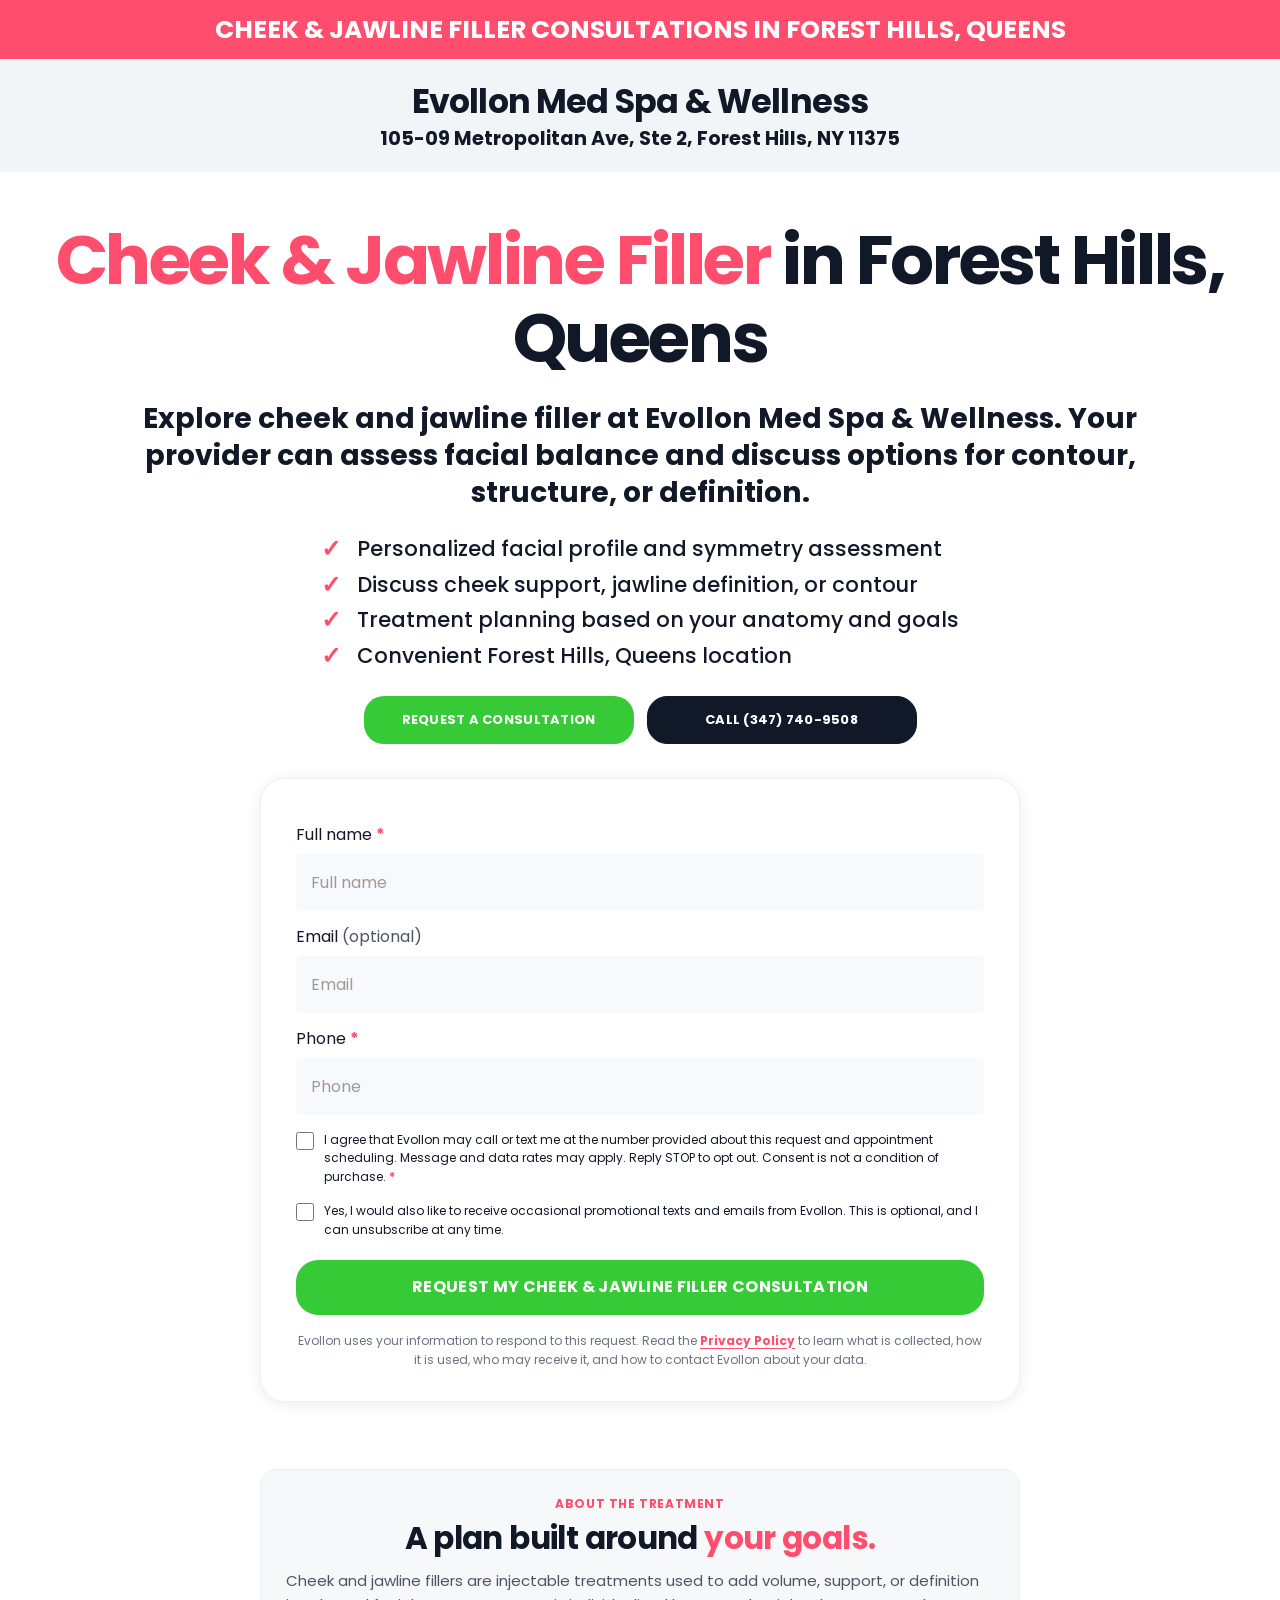
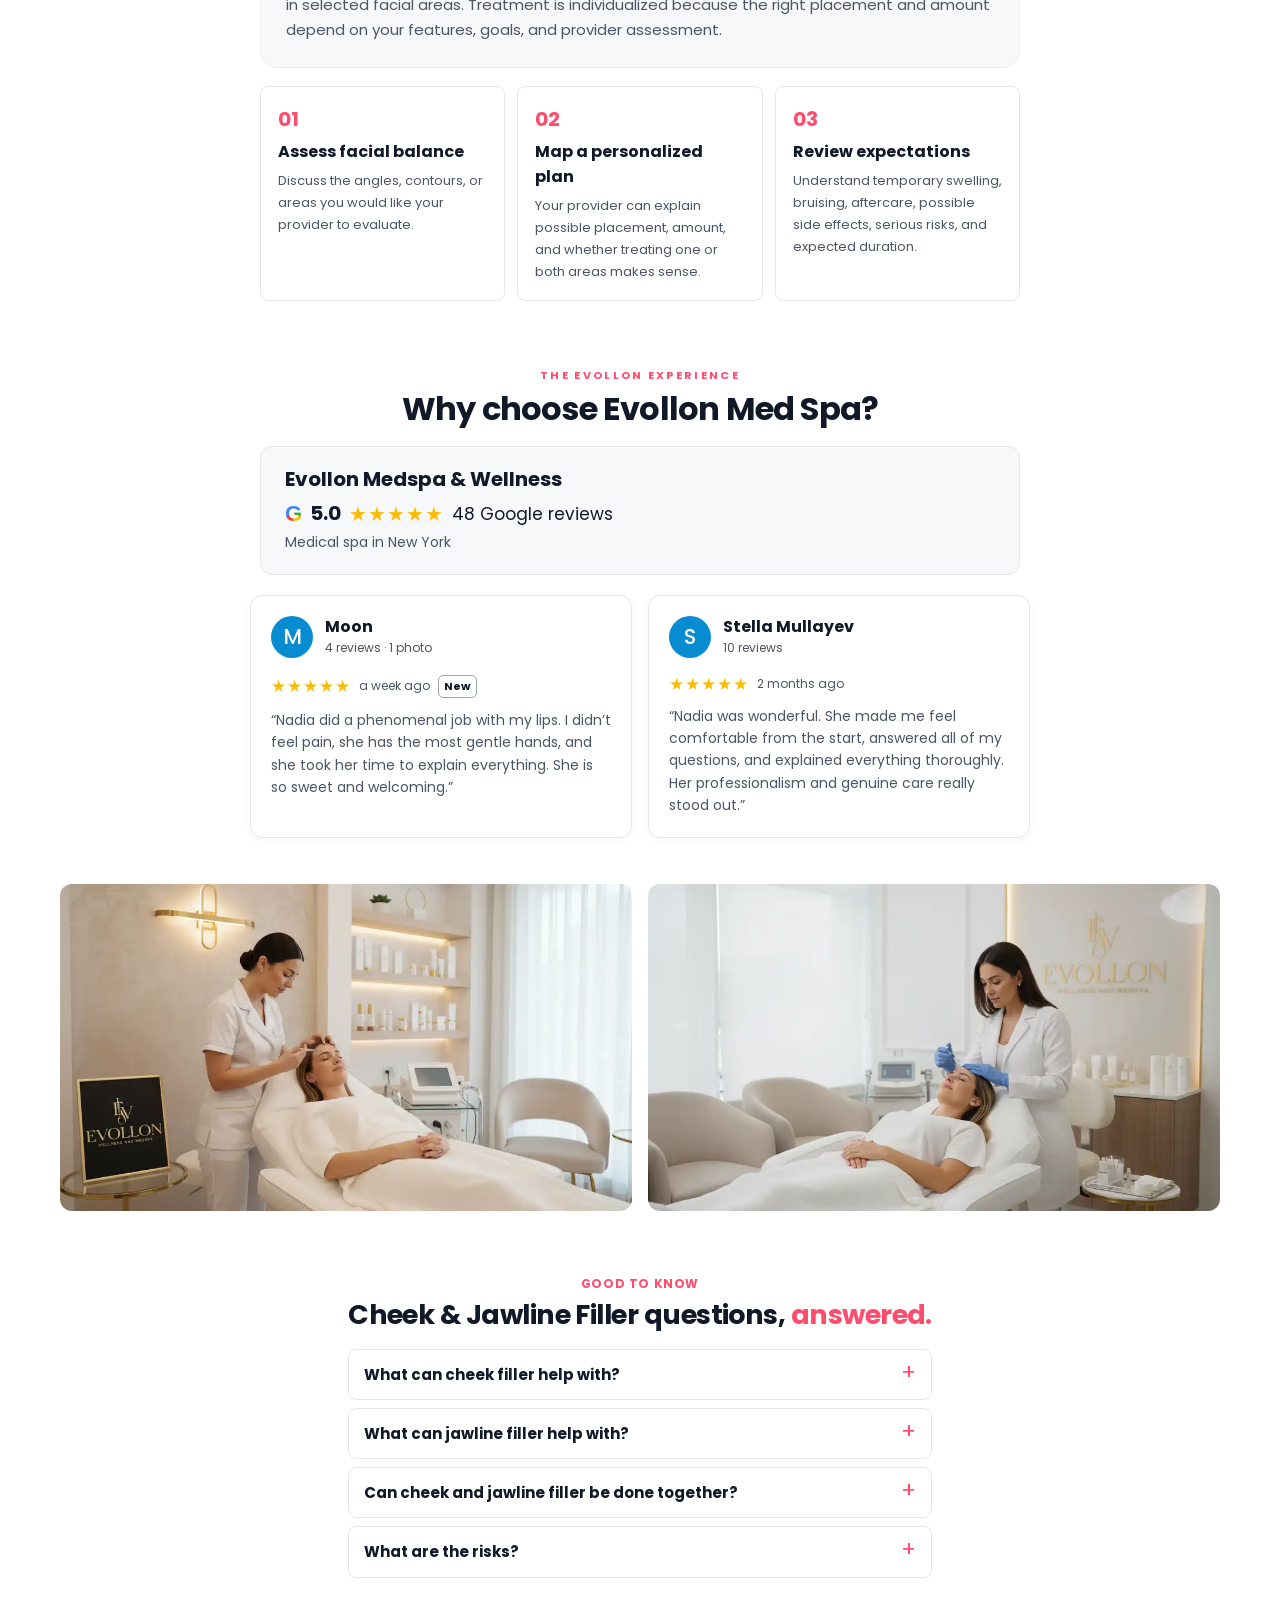
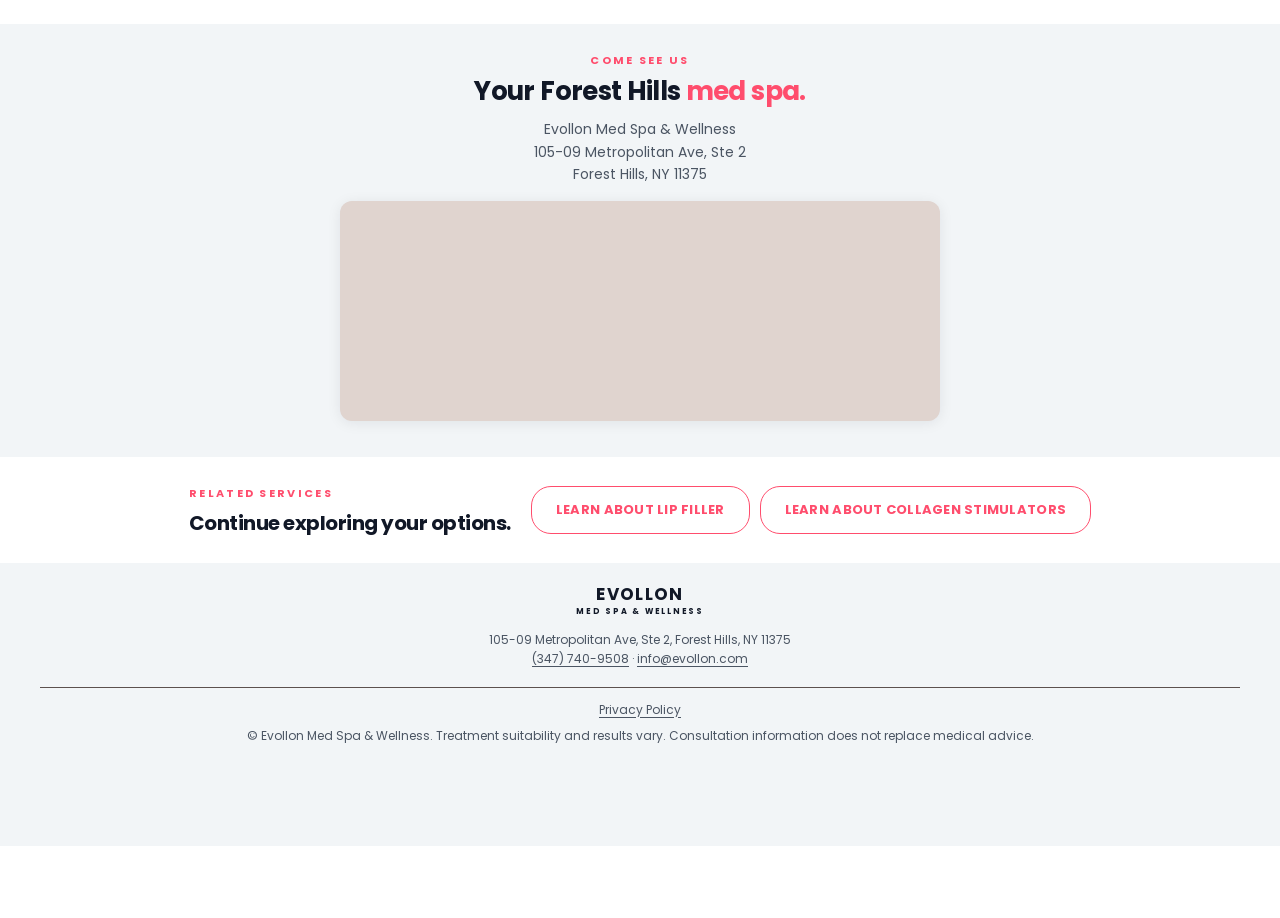
<file: cheek-jawline-filler/index.html>
<!doctype html>
<html lang="en">
<head>
  <meta charset="utf-8">
  <meta name="viewport" content="width=device-width, initial-scale=1">
  <meta name="theme-color" content="#f8f2ee">
  <meta name="description" content="Explore Cheek &amp; Jawline Filler at Evollon Med Spa &amp; Wellness in Forest Hills, Queens. Request a personalized consultation.">
  <link rel="canonical" href="https://evollon.onlynearyou.com/cheek-jawline-filler/">
  <title>Cheek &amp; Jawline Filler in Forest Hills, Queens | Evollon Med Spa</title>
  <link rel="preconnect" href="https://fonts.googleapis.com">
  <link rel="preconnect" href="https://fonts.gstatic.com" crossorigin>
  <link href="https://fonts.googleapis.com/css2?family=Poppins:ital,wght@0,400;0,500;0,600;0,700;1,400;1,700&amp;display=swap" rel="stylesheet">
  <link rel="stylesheet" href="../styles.css">
  <script src="../site.js" defer></script>
  <!-- Google Tag Manager -->
  <script>(function(w,d,s,l,i){w[l]=w[l]||[];w[l].push({'gtm.start':
  new Date().getTime(),event:'gtm.js'});var f=d.getElementsByTagName(s)[0],
  j=d.createElement(s),dl=l!='dataLayer'?'&l='+l:'';j.async=true;j.src=
  'https://www.googletagmanager.com/gtm.js?id='+i+dl;f.parentNode.insertBefore(j,f);
  })(window,document,'script','dataLayer','GTM-W4987RVB');</script>
  <!-- End Google Tag Manager -->
  <script>
  window.dataLayer=window.dataLayer||[];
  window.gtag=window.gtag||function(){window.dataLayer.push(arguments);};
  gtag('config','AW-18426796196/Zl9KCL3qyaIdEKSxytJE',{
    'phone_conversion_number':'(347) 740-9508'
  });
  </script>
  <!-- Meta Pixel Code -->
  <script>
  !function(f,b,e,v,n,t,s)
  {if(f.fbq)return;n=f.fbq=function(){n.callMethod?
  n.callMethod.apply(n,arguments):n.queue.push(arguments)};
  if(!f._fbq)f._fbq=n;n.push=n;n.loaded=!0;n.version='2.0';
  n.queue=[];t=b.createElement(e);t.async=!0;
  t.src=v;s=b.getElementsByTagName(e)[0];
  s.parentNode.insertBefore(t,s)}(window,document,'script',
  'https://connect.facebook.net/en_US/fbevents.js');
  fbq('init','1474880180835813');
  fbq('track','PageView');
  </script>
  <noscript><img height="1" width="1" style="display:none" alt="" src="https://www.facebook.com/tr?id=1474880180835813&amp;ev=PageView&amp;noscript=1"></noscript>
  <!-- End Meta Pixel Code -->
</head>
<body data-treatment="aesthetics" data-page="service">
  <!-- Google Tag Manager (noscript) -->
  <noscript><iframe src="https://www.googletagmanager.com/ns.html?id=GTM-W4987RVB" height="0" width="0" style="display:none;visibility:hidden" title="Google Tag Manager"></iframe></noscript>
  <!-- End Google Tag Manager (noscript) -->
  <div class="announcement">Cheek &amp; Jawline Filler Consultations in Forest Hills, Queens</div>
  <header class="site-header wrap"><div class="wordmark">Evollon Med Spa &amp; Wellness</div><div class="header-address">105-09 Metropolitan Ave, Ste 2, Forest Hills, NY 11375</div></header>
  <main>
    <section class="hero aesthetics-hero"><div class="hero-inner wrap"><div class="hero-copy">
      <div class="eyebrow"><span class="line"></span> Facial contour with your features in mind</div>
      <h1><em>Cheek &amp; Jawline Filler</em> in Forest Hills, Queens</h1>
      <p class="intro">Explore cheek and jawline filler at Evollon Med Spa &amp; Wellness. Your provider can assess facial balance and discuss options for contour, structure, or definition.</p>
      <ul class="check-list">
            <li>Personalized facial profile and symmetry assessment</li>
            <li>Discuss cheek support, jawline definition, or contour</li>
            <li>Treatment planning based on your anatomy and goals</li>
            <li>Convenient Forest Hills, Queens location</li>
      </ul>
      <div class="hero-actions">
        <a class="button button-primary" href="#lead-form">Request a consultation</a>
        <a class="button button-call" href="tel:+13477409508" aria-label="Call Evollon at (347) 740-9508" onclick="gtag('event','conversion',{'send_to':'AW-18426796196/Zl9KCL3qyaIdEKSxytJE'})">Call (347) 740-9508</a>
      </div>
    </div></div></section>

    <section class="consult-section" id="consultation"><div class="wrap consult-grid"><div class="consult-copy"><div class="eyebrow">LET'S TALK</div><h2>Start with a <em>personal consultation.</em></h2><p>Tell us what you would like to discuss. An Evollon team member will follow up about your goals and consultation options.</p><div class="contact-line"><span aria-hidden="true">⌖</span><div><strong>Visit us in Forest Hills</strong><br>105-09 Metropolitan Ave, Ste 2<br>Forest Hills, NY 11375<br><a href="tel:+13477409508" onclick="gtag('event','conversion',{'send_to':'AW-18426796196/Zl9KCL3qyaIdEKSxytJE'})">(347) 740-9508</a> · <a href="mailto:info@evollon.com">info@evollon.com</a></div></div></div>
      <form class="form-card" id="lead-form" name="search-cheek-jawline-filler-lead" method="POST" data-netlify="true" aria-label="Request a Cheek &amp; Jawline Filler consultation">
        <input type="hidden" name="form-name" value="search-cheek-jawline-filler-lead"><input type="hidden" name="treatment" value="Cheek &amp; Jawline Filler Consultation">
        <div class="form-title">Request a consultation<span>We'll help you take the next step.</span></div>
        <label for="full-name">Full name <span class="required">*</span></label><input id="full-name" name="name" autocomplete="name" required placeholder="Full name">
        <label for="email">Email <span class="optional">(optional)</span></label><input id="email" name="email" type="email" autocomplete="email" placeholder="Email">
        <label for="phone">Phone <span class="required">*</span></label><input id="phone" name="phone" type="tel" autocomplete="tel" inputmode="tel" required placeholder="Phone">
        <label class="consent-option" for="contact-consent"><input id="contact-consent" name="contact-consent" type="checkbox" value="Agreed" required><span>I agree that Evollon may call or text me at the number provided about this request and appointment scheduling. Message and data rates may apply. Reply STOP to opt out. Consent is not a condition of purchase. <span class="required">*</span></span></label>
        <label class="consent-option" for="marketing-consent"><input id="marketing-consent" name="marketing-consent" type="checkbox" value="Agreed"><span>Yes, I would also like to receive occasional promotional texts and emails from Evollon. This is optional, and I can unsubscribe at any time.</span></label>
        <button class="button button-primary submit" type="submit">Request my Cheek &amp; Jawline Filler consultation</button>
        <p class="form-fine">Evollon uses your information to respond to this request. Read the <a href="https://evollon.com/privacy-policy/" target="_blank" rel="noopener noreferrer">Privacy Policy</a> to learn what is collected, how it is used, who may receive it, and how to contact Evollon about your data.</p><div class="form-result" id="form-result" role="alert" hidden></div>
      </form>
    </div></section>

    <section class="content-section service-focus wrap"><div class="section-heading"><div class="eyebrow">ABOUT THE TREATMENT</div><h2>A plan built around <em>your goals.</em></h2><p>Cheek and jawline fillers are injectable treatments used to add volume, support, or definition in selected facial areas. Treatment is individualized because the right placement and amount depend on your features, goals, and provider assessment.</p></div><div class="steps">
        <article class="step"><span>01</span><h3>Assess facial balance</h3><p>Discuss the angles, contours, or areas you would like your provider to evaluate.</p></article>
        <article class="step"><span>02</span><h3>Map a personalized plan</h3><p>Your provider can explain possible placement, amount, and whether treating one or both areas makes sense.</p></article>
        <article class="step"><span>03</span><h3>Review expectations</h3><p>Understand temporary swelling, bruising, aftercare, possible side effects, serious risks, and expected duration.</p></article>
    </div></section>

    <section class="trust-section"><div class="wrap trust-wrap"><div class="trust-heading"><div class="eyebrow">THE EVOLLON EXPERIENCE</div><h2>Why choose Evollon Med Spa?</h2><div class="google-profile"><div class="google-profile-top"><strong>Evollon Medspa &amp; Wellness</strong></div><div><span class="google-g" aria-label="Google">G</span><b>5.0</b> <span class="stars" aria-label="5 out of 5 stars">★★★★★</span> <span>48 Google reviews</span></div><small>Medical spa in New York</small></div></div><div class="review-grid"><article class="review-card"><div class="review-head"><span class="review-avatar blue">M</span><div><strong>Moon</strong><small>4 reviews · 1 photo</small></div></div><div class="review-meta"><span class="stars" aria-label="5 out of 5 stars">★★★★★</span><span>a week ago</span><b>New</b></div><p>“Nadia did a phenomenal job with my lips. I didn’t feel pain, she has the most gentle hands, and she took her time to explain everything. She is so sweet and welcoming.”</p></article><article class="review-card"><div class="review-head"><span class="review-avatar blue">S</span><div><strong>Stella Mullayev</strong><small>10 reviews</small></div></div><div class="review-meta"><span class="stars" aria-label="5 out of 5 stars">★★★★★</span><span>2 months ago</span></div><p>“Nadia was wonderful. She made me feel comfortable from the start, answered all of my questions, and explained everything thoroughly. Her professionalism and genuine care really stood out.”</p></article></div></div></section>

    <section class="evollon-gallery" aria-label="Evollon Med Spa treatment experience"><div class="wrap gallery-wrap"><img src="../assets/evollon-treatment.webp" alt="Evollon Med Spa provider providing an aesthetic treatment" width="1100" height="629" loading="lazy"><img src="../assets/evollon-wellness.webp" alt="Evollon Med Spa provider attending to a client in a treatment room" width="1100" height="629" loading="lazy"></div></section>

    <section class="faq-section wrap"><div class="section-heading"><div class="eyebrow">GOOD TO KNOW</div><h2>Cheek &amp; Jawline Filler questions, <em>answered.</em></h2></div><div class="faq-list">
        <details><summary>What can cheek filler help with?</summary><div class="answer">Cheek filler may add volume, support, or contour in selected areas. Your provider will assess how treatment could affect overall facial balance.</div></details>
        <details><summary>What can jawline filler help with?</summary><div class="answer">Jawline filler may add definition or structure in selected areas. Suitability depends on your anatomy, goals, and whether another approach may be more appropriate.</div></details>
        <details><summary>Can cheek and jawline filler be done together?</summary><div class="answer">Sometimes, but not everyone needs both areas treated. Your provider can explain whether a combined or staged plan better fits your goals.</div></details>
        <details><summary>What are the risks?</summary><div class="answer">Swelling, tenderness, bruising, lumps, or asymmetry can occur. Fillers also carry rare but serious risks, including blood-vessel complications. Your provider will review warning signs and aftercare.</div></details>
    </div></section>

    <section class="visit-section"><div class="wrap visit-grid"><div><div class="eyebrow">COME SEE US</div><h2>Your Forest Hills <em>med spa.</em></h2><p>Evollon Med Spa &amp; Wellness<br>105-09 Metropolitan Ave, Ste 2<br>Forest Hills, NY 11375</p></div><div class="map-frame"><iframe title="Map to Evollon Med Spa in Forest Hills" src="https://www.google.com/maps?q=105-09%20Metropolitan%20Ave%20Ste%202%2C%20Forest%20Hills%2C%20NY%2011375&amp;output=embed" loading="lazy" referrerpolicy="no-referrer-when-downgrade"></iframe></div></div></section>

    <section class="other-treatment related-services wrap"><div><div class="eyebrow">RELATED SERVICES</div><h2>Continue exploring your options.</h2></div><div class="related-links"><a class="button button-outline" href="../lip-filler-consultation/">Learn about lip filler</a><a class="button button-outline" href="../collagen-stimulator/">Learn about collagen stimulators</a></div></section>
  </main>
  <footer><div class="wrap footer-inner"><div><span class="wordmark">EVOLLON <small>MED SPA &amp; WELLNESS</small></span><p>105-09 Metropolitan Ave, Ste 2, Forest Hills, NY 11375<br><a href="tel:+13477409508" onclick="gtag('event','conversion',{'send_to':'AW-18426796196/Zl9KCL3qyaIdEKSxytJE'})">(347) 740-9508</a> · <a href="mailto:info@evollon.com">info@evollon.com</a></p></div></div><div class="wrap footer-bottom"><a href="https://evollon.com/privacy-policy/" target="_blank" rel="noopener noreferrer">Privacy Policy</a><br>© Evollon Med Spa &amp; Wellness. Treatment suitability and results vary. Consultation information does not replace medical advice.</div></footer>
  <dialog class="thanks-dialog" id="thanks-dialog" aria-labelledby="thanks-title" aria-describedby="thanks-message"><h2 id="thanks-title">Thanks—your request has been received.</h2><p id="thanks-message">An Evollon team member will call or text you, usually within one business day. For immediate assistance, call <a href="tel:+13477409508" onclick="gtag('event','conversion',{'send_to':'AW-18426796196/Zl9KCL3qyaIdEKSxytJE'})">(347) 740-9508</a>.</p><button class="button button-primary" id="thanks-close" type="button">Close</button></dialog>
  <div class="sticky-cta is-hidden" id="sticky-cta"><a class="sticky-offer" href="#lead-form"><b>Request a Cheek &amp; Jawline Filler Consultation</b><small>Personalized care in Forest Hills, Queens</small></a></div>
</body>
</html>
</file>
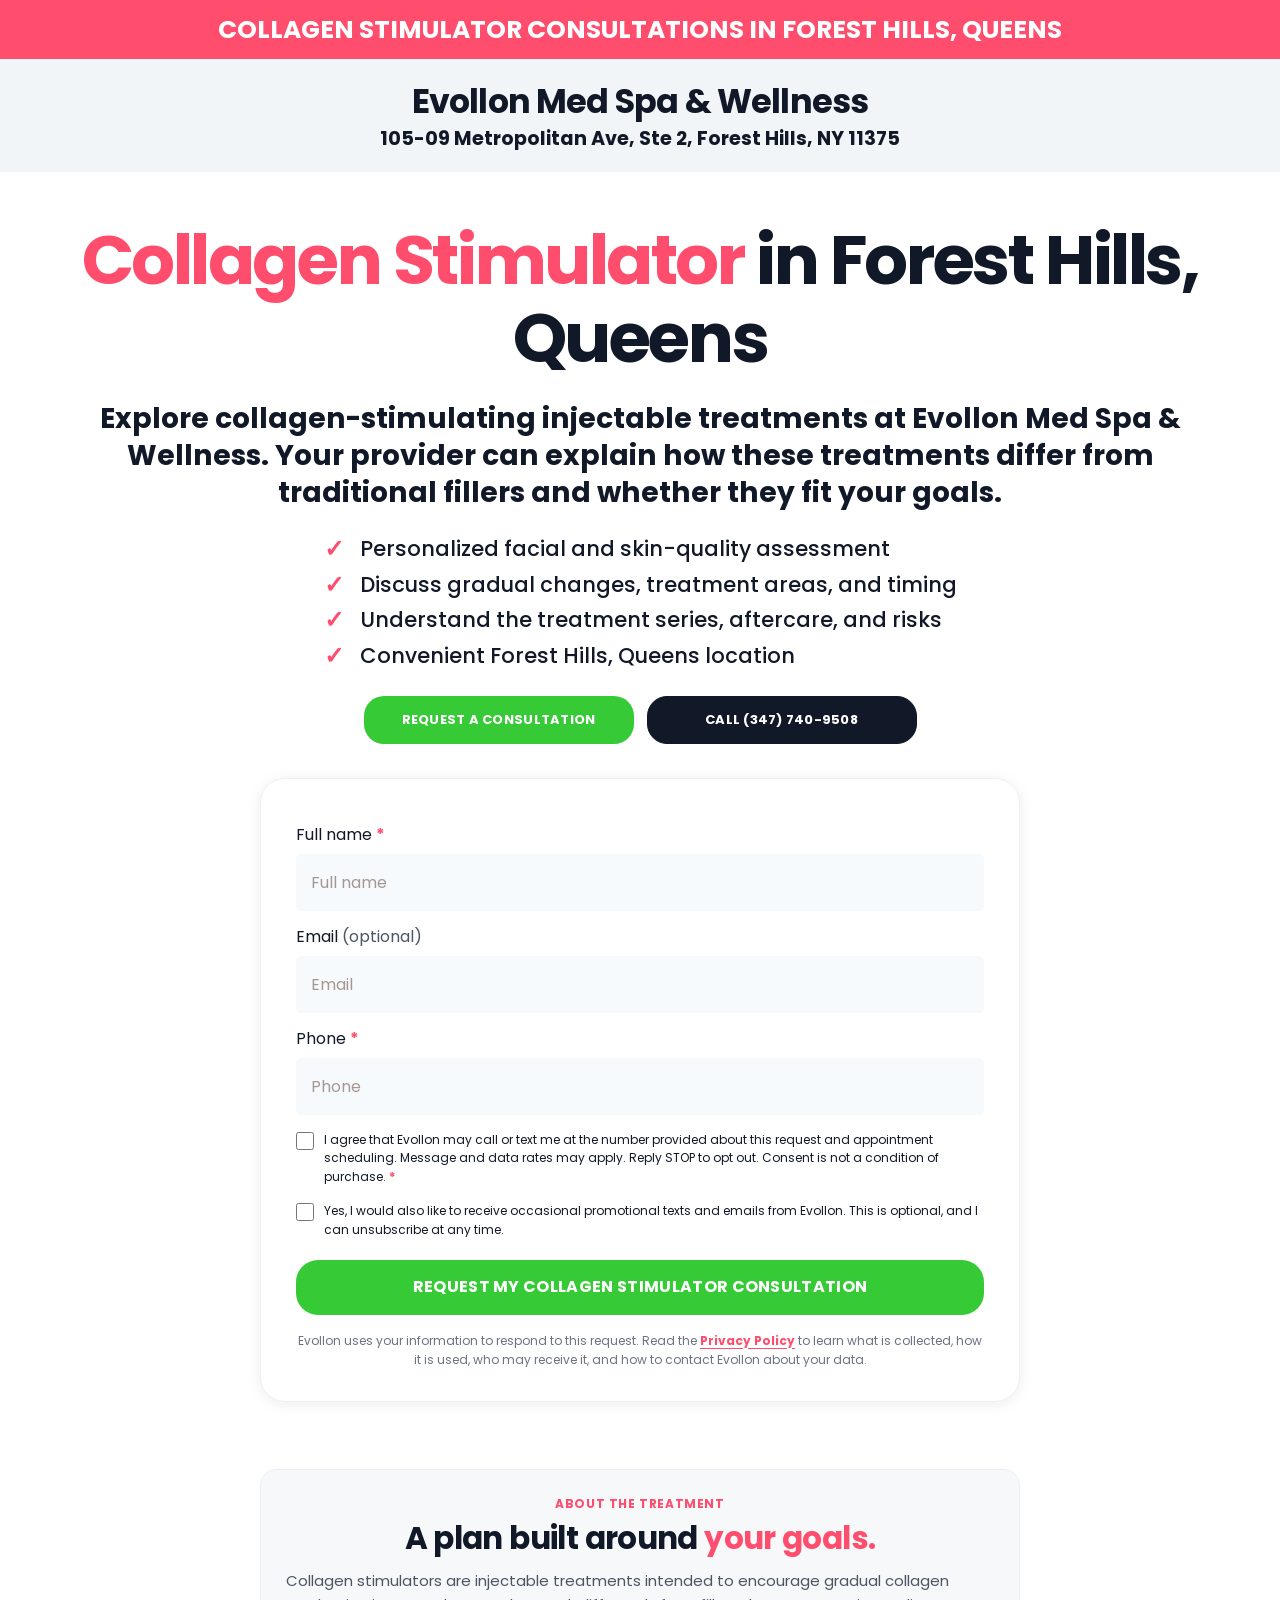
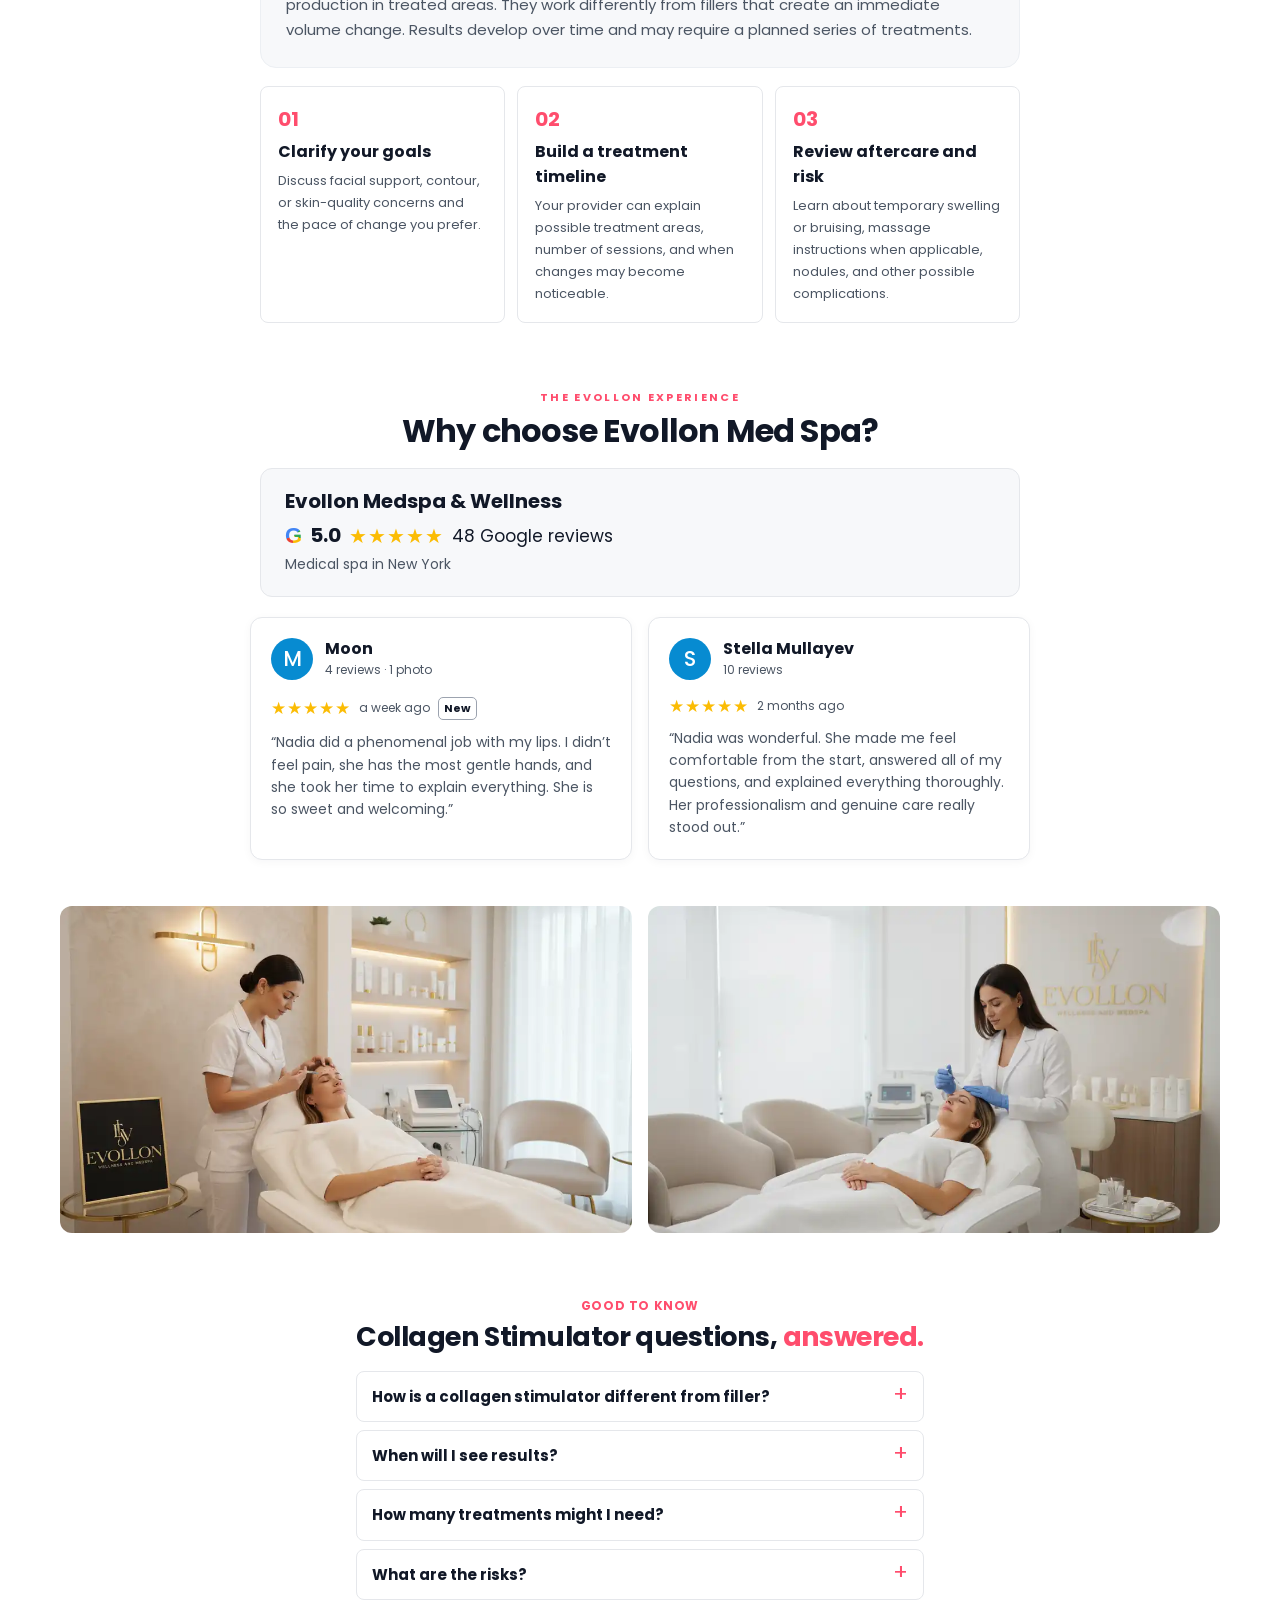
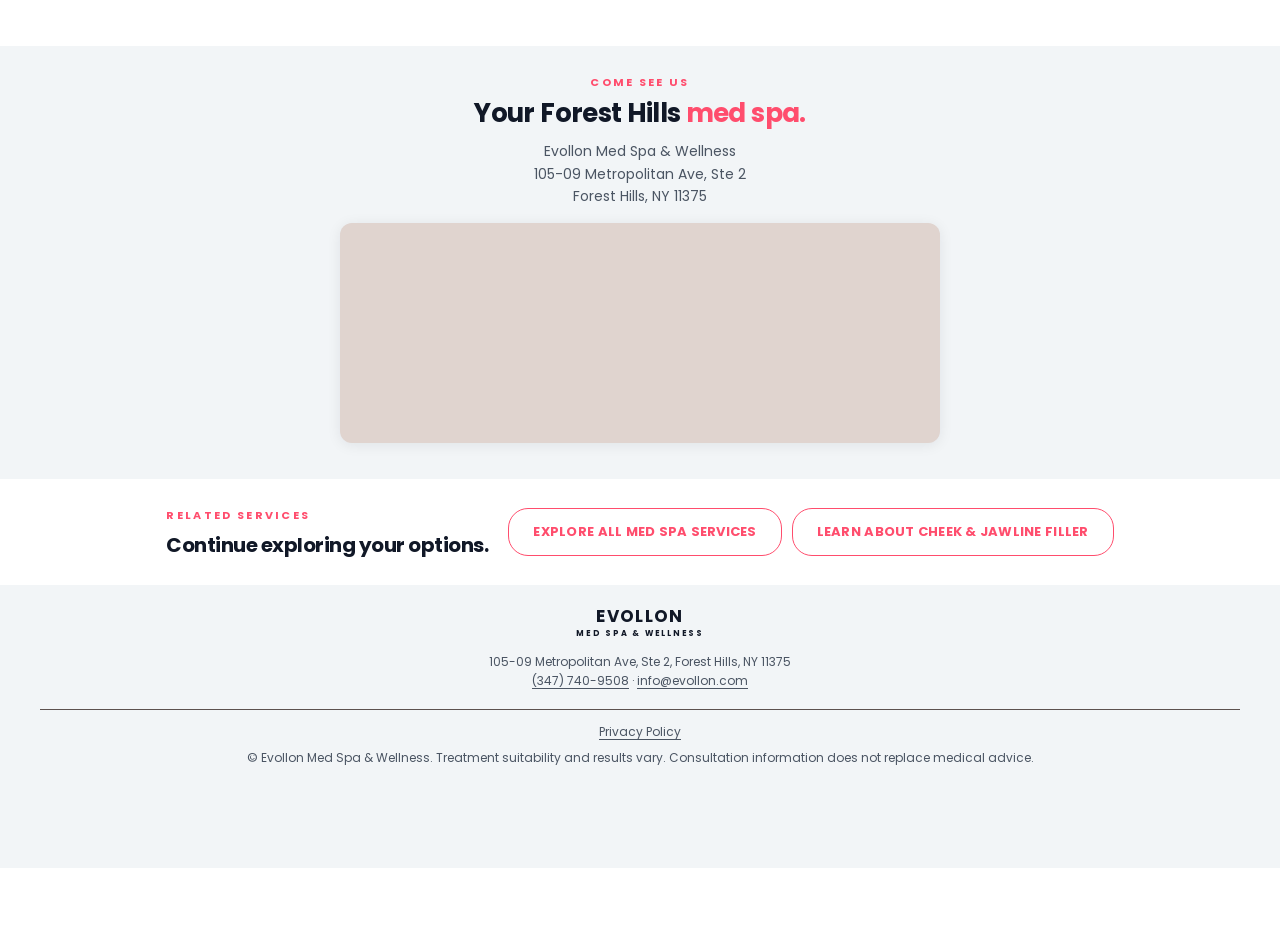
<file: collagen-stimulator/index.html>
<!doctype html>
<html lang="en">
<head>
  <meta charset="utf-8">
  <meta name="viewport" content="width=device-width, initial-scale=1">
  <meta name="theme-color" content="#f8f2ee">
  <meta name="description" content="Explore Collagen Stimulator at Evollon Med Spa &amp; Wellness in Forest Hills, Queens. Request a personalized consultation.">
  <link rel="canonical" href="https://evollon.onlynearyou.com/collagen-stimulator/">
  <title>Collagen Stimulator in Forest Hills, Queens | Evollon Med Spa</title>
  <link rel="preconnect" href="https://fonts.googleapis.com">
  <link rel="preconnect" href="https://fonts.gstatic.com" crossorigin>
  <link href="https://fonts.googleapis.com/css2?family=Poppins:ital,wght@0,400;0,500;0,600;0,700;1,400;1,700&amp;display=swap" rel="stylesheet">
  <link rel="stylesheet" href="../styles.css">
  <script src="../site.js" defer></script>
  <!-- Google Tag Manager -->
  <script>(function(w,d,s,l,i){w[l]=w[l]||[];w[l].push({'gtm.start':
  new Date().getTime(),event:'gtm.js'});var f=d.getElementsByTagName(s)[0],
  j=d.createElement(s),dl=l!='dataLayer'?'&l='+l:'';j.async=true;j.src=
  'https://www.googletagmanager.com/gtm.js?id='+i+dl;f.parentNode.insertBefore(j,f);
  })(window,document,'script','dataLayer','GTM-W4987RVB');</script>
  <!-- End Google Tag Manager -->
  <script>
  window.dataLayer=window.dataLayer||[];
  window.gtag=window.gtag||function(){window.dataLayer.push(arguments);};
  gtag('config','AW-18426796196/Zl9KCL3qyaIdEKSxytJE',{
    'phone_conversion_number':'(347) 740-9508'
  });
  </script>
  <!-- Meta Pixel Code -->
  <script>
  !function(f,b,e,v,n,t,s)
  {if(f.fbq)return;n=f.fbq=function(){n.callMethod?
  n.callMethod.apply(n,arguments):n.queue.push(arguments)};
  if(!f._fbq)f._fbq=n;n.push=n;n.loaded=!0;n.version='2.0';
  n.queue=[];t=b.createElement(e);t.async=!0;
  t.src=v;s=b.getElementsByTagName(e)[0];
  s.parentNode.insertBefore(t,s)}(window,document,'script',
  'https://connect.facebook.net/en_US/fbevents.js');
  fbq('init','1474880180835813');
  fbq('track','PageView');
  </script>
  <noscript><img height="1" width="1" style="display:none" alt="" src="https://www.facebook.com/tr?id=1474880180835813&amp;ev=PageView&amp;noscript=1"></noscript>
  <!-- End Meta Pixel Code -->
</head>
<body data-treatment="aesthetics" data-page="service">
  <!-- Google Tag Manager (noscript) -->
  <noscript><iframe src="https://www.googletagmanager.com/ns.html?id=GTM-W4987RVB" height="0" width="0" style="display:none;visibility:hidden" title="Google Tag Manager"></iframe></noscript>
  <!-- End Google Tag Manager (noscript) -->
  <div class="announcement">Collagen Stimulator Consultations in Forest Hills, Queens</div>
  <header class="site-header wrap"><div class="wordmark">Evollon Med Spa &amp; Wellness</div><div class="header-address">105-09 Metropolitan Ave, Ste 2, Forest Hills, NY 11375</div></header>
  <main>
    <section class="hero aesthetics-hero"><div class="hero-inner wrap"><div class="hero-copy">
      <div class="eyebrow"><span class="line"></span> Gradual-looking support, personalized to you</div>
      <h1><em>Collagen Stimulator</em> in Forest Hills, Queens</h1>
      <p class="intro">Explore collagen-stimulating injectable treatments at Evollon Med Spa &amp; Wellness. Your provider can explain how these treatments differ from traditional fillers and whether they fit your goals.</p>
      <ul class="check-list">
            <li>Personalized facial and skin-quality assessment</li>
            <li>Discuss gradual changes, treatment areas, and timing</li>
            <li>Understand the treatment series, aftercare, and risks</li>
            <li>Convenient Forest Hills, Queens location</li>
      </ul>
      <div class="hero-actions">
        <a class="button button-primary" href="#lead-form">Request a consultation</a>
        <a class="button button-call" href="tel:+13477409508" aria-label="Call Evollon at (347) 740-9508" onclick="gtag('event','conversion',{'send_to':'AW-18426796196/Zl9KCL3qyaIdEKSxytJE'})">Call (347) 740-9508</a>
      </div>
    </div></div></section>

    <section class="consult-section" id="consultation"><div class="wrap consult-grid"><div class="consult-copy"><div class="eyebrow">LET'S TALK</div><h2>Start with a <em>personal consultation.</em></h2><p>Tell us what you would like to discuss. An Evollon team member will follow up about your goals and consultation options.</p><div class="contact-line"><span aria-hidden="true">⌖</span><div><strong>Visit us in Forest Hills</strong><br>105-09 Metropolitan Ave, Ste 2<br>Forest Hills, NY 11375<br><a href="tel:+13477409508" onclick="gtag('event','conversion',{'send_to':'AW-18426796196/Zl9KCL3qyaIdEKSxytJE'})">(347) 740-9508</a> · <a href="mailto:info@evollon.com">info@evollon.com</a></div></div></div>
      <form class="form-card" id="lead-form" name="search-collagen-stimulator-lead" method="POST" data-netlify="true" aria-label="Request a Collagen Stimulator consultation">
        <input type="hidden" name="form-name" value="search-collagen-stimulator-lead"><input type="hidden" name="treatment" value="Collagen Stimulator Consultation">
        <div class="form-title">Request a consultation<span>We'll help you take the next step.</span></div>
        <label for="full-name">Full name <span class="required">*</span></label><input id="full-name" name="name" autocomplete="name" required placeholder="Full name">
        <label for="email">Email <span class="optional">(optional)</span></label><input id="email" name="email" type="email" autocomplete="email" placeholder="Email">
        <label for="phone">Phone <span class="required">*</span></label><input id="phone" name="phone" type="tel" autocomplete="tel" inputmode="tel" required placeholder="Phone">
        <label class="consent-option" for="contact-consent"><input id="contact-consent" name="contact-consent" type="checkbox" value="Agreed" required><span>I agree that Evollon may call or text me at the number provided about this request and appointment scheduling. Message and data rates may apply. Reply STOP to opt out. Consent is not a condition of purchase. <span class="required">*</span></span></label>
        <label class="consent-option" for="marketing-consent"><input id="marketing-consent" name="marketing-consent" type="checkbox" value="Agreed"><span>Yes, I would also like to receive occasional promotional texts and emails from Evollon. This is optional, and I can unsubscribe at any time.</span></label>
        <button class="button button-primary submit" type="submit">Request my Collagen Stimulator consultation</button>
        <p class="form-fine">Evollon uses your information to respond to this request. Read the <a href="https://evollon.com/privacy-policy/" target="_blank" rel="noopener noreferrer">Privacy Policy</a> to learn what is collected, how it is used, who may receive it, and how to contact Evollon about your data.</p><div class="form-result" id="form-result" role="alert" hidden></div>
      </form>
    </div></section>

    <section class="content-section service-focus wrap"><div class="section-heading"><div class="eyebrow">ABOUT THE TREATMENT</div><h2>A plan built around <em>your goals.</em></h2><p>Collagen stimulators are injectable treatments intended to encourage gradual collagen production in treated areas. They work differently from fillers that create an immediate volume change. Results develop over time and may require a planned series of treatments.</p></div><div class="steps">
        <article class="step"><span>01</span><h3>Clarify your goals</h3><p>Discuss facial support, contour, or skin-quality concerns and the pace of change you prefer.</p></article>
        <article class="step"><span>02</span><h3>Build a treatment timeline</h3><p>Your provider can explain possible treatment areas, number of sessions, and when changes may become noticeable.</p></article>
        <article class="step"><span>03</span><h3>Review aftercare and risk</h3><p>Learn about temporary swelling or bruising, massage instructions when applicable, nodules, and other possible complications.</p></article>
    </div></section>

    <section class="trust-section"><div class="wrap trust-wrap"><div class="trust-heading"><div class="eyebrow">THE EVOLLON EXPERIENCE</div><h2>Why choose Evollon Med Spa?</h2><div class="google-profile"><div class="google-profile-top"><strong>Evollon Medspa &amp; Wellness</strong></div><div><span class="google-g" aria-label="Google">G</span><b>5.0</b> <span class="stars" aria-label="5 out of 5 stars">★★★★★</span> <span>48 Google reviews</span></div><small>Medical spa in New York</small></div></div><div class="review-grid"><article class="review-card"><div class="review-head"><span class="review-avatar blue">M</span><div><strong>Moon</strong><small>4 reviews · 1 photo</small></div></div><div class="review-meta"><span class="stars" aria-label="5 out of 5 stars">★★★★★</span><span>a week ago</span><b>New</b></div><p>“Nadia did a phenomenal job with my lips. I didn’t feel pain, she has the most gentle hands, and she took her time to explain everything. She is so sweet and welcoming.”</p></article><article class="review-card"><div class="review-head"><span class="review-avatar blue">S</span><div><strong>Stella Mullayev</strong><small>10 reviews</small></div></div><div class="review-meta"><span class="stars" aria-label="5 out of 5 stars">★★★★★</span><span>2 months ago</span></div><p>“Nadia was wonderful. She made me feel comfortable from the start, answered all of my questions, and explained everything thoroughly. Her professionalism and genuine care really stood out.”</p></article></div></div></section>

    <section class="evollon-gallery" aria-label="Evollon Med Spa treatment experience"><div class="wrap gallery-wrap"><img src="../assets/evollon-treatment.webp" alt="Evollon Med Spa provider providing an aesthetic treatment" width="1100" height="629" loading="lazy"><img src="../assets/evollon-wellness.webp" alt="Evollon Med Spa provider attending to a client in a treatment room" width="1100" height="629" loading="lazy"></div></section>

    <section class="faq-section wrap"><div class="section-heading"><div class="eyebrow">GOOD TO KNOW</div><h2>Collagen Stimulator questions, <em>answered.</em></h2></div><div class="faq-list">
        <details><summary>How is a collagen stimulator different from filler?</summary><div class="answer">Traditional fillers may create a more immediate volume change. Collagen stimulators are intended to support gradual collagen production, so changes generally develop over time.</div></details>
        <details><summary>When will I see results?</summary><div class="answer">Timing varies and results are not immediate. Your provider can explain the expected progression, treatment schedule, and when reassessment may be appropriate.</div></details>
        <details><summary>How many treatments might I need?</summary><div class="answer">The number of sessions depends on the treatment plan, area, and your goals. Some people may be advised to complete a series rather than a single visit.</div></details>
        <details><summary>What are the risks?</summary><div class="answer">Tenderness, swelling, bruising, asymmetry, or nodules can occur, along with uncommon but serious complications. Follow all aftercare instructions and contact the practice with concerns.</div></details>
    </div></section>

    <section class="visit-section"><div class="wrap visit-grid"><div><div class="eyebrow">COME SEE US</div><h2>Your Forest Hills <em>med spa.</em></h2><p>Evollon Med Spa &amp; Wellness<br>105-09 Metropolitan Ave, Ste 2<br>Forest Hills, NY 11375</p></div><div class="map-frame"><iframe title="Map to Evollon Med Spa in Forest Hills" src="https://www.google.com/maps?q=105-09%20Metropolitan%20Ave%20Ste%202%2C%20Forest%20Hills%2C%20NY%2011375&amp;output=embed" loading="lazy" referrerpolicy="no-referrer-when-downgrade"></iframe></div></div></section>

    <section class="other-treatment related-services wrap"><div><div class="eyebrow">RELATED SERVICES</div><h2>Continue exploring your options.</h2></div><div class="related-links"><a class="button button-outline" href="../aesthetics/">Explore all med spa services</a><a class="button button-outline" href="../cheek-jawline-filler/">Learn about cheek &amp; jawline filler</a></div></section>
  </main>
  <footer><div class="wrap footer-inner"><div><span class="wordmark">EVOLLON <small>MED SPA &amp; WELLNESS</small></span><p>105-09 Metropolitan Ave, Ste 2, Forest Hills, NY 11375<br><a href="tel:+13477409508" onclick="gtag('event','conversion',{'send_to':'AW-18426796196/Zl9KCL3qyaIdEKSxytJE'})">(347) 740-9508</a> · <a href="mailto:info@evollon.com">info@evollon.com</a></p></div></div><div class="wrap footer-bottom"><a href="https://evollon.com/privacy-policy/" target="_blank" rel="noopener noreferrer">Privacy Policy</a><br>© Evollon Med Spa &amp; Wellness. Treatment suitability and results vary. Consultation information does not replace medical advice.</div></footer>
  <dialog class="thanks-dialog" id="thanks-dialog" aria-labelledby="thanks-title" aria-describedby="thanks-message"><h2 id="thanks-title">Thanks—your request has been received.</h2><p id="thanks-message">An Evollon team member will call or text you, usually within one business day. For immediate assistance, call <a href="tel:+13477409508" onclick="gtag('event','conversion',{'send_to':'AW-18426796196/Zl9KCL3qyaIdEKSxytJE'})">(347) 740-9508</a>.</p><button class="button button-primary" id="thanks-close" type="button">Close</button></dialog>
  <div class="sticky-cta is-hidden" id="sticky-cta"><a class="sticky-offer" href="#lead-form"><b>Request a Collagen Stimulator Consultation</b><small>Personalized care in Forest Hills, Queens</small></a></div>
</body>
</html>
</file>
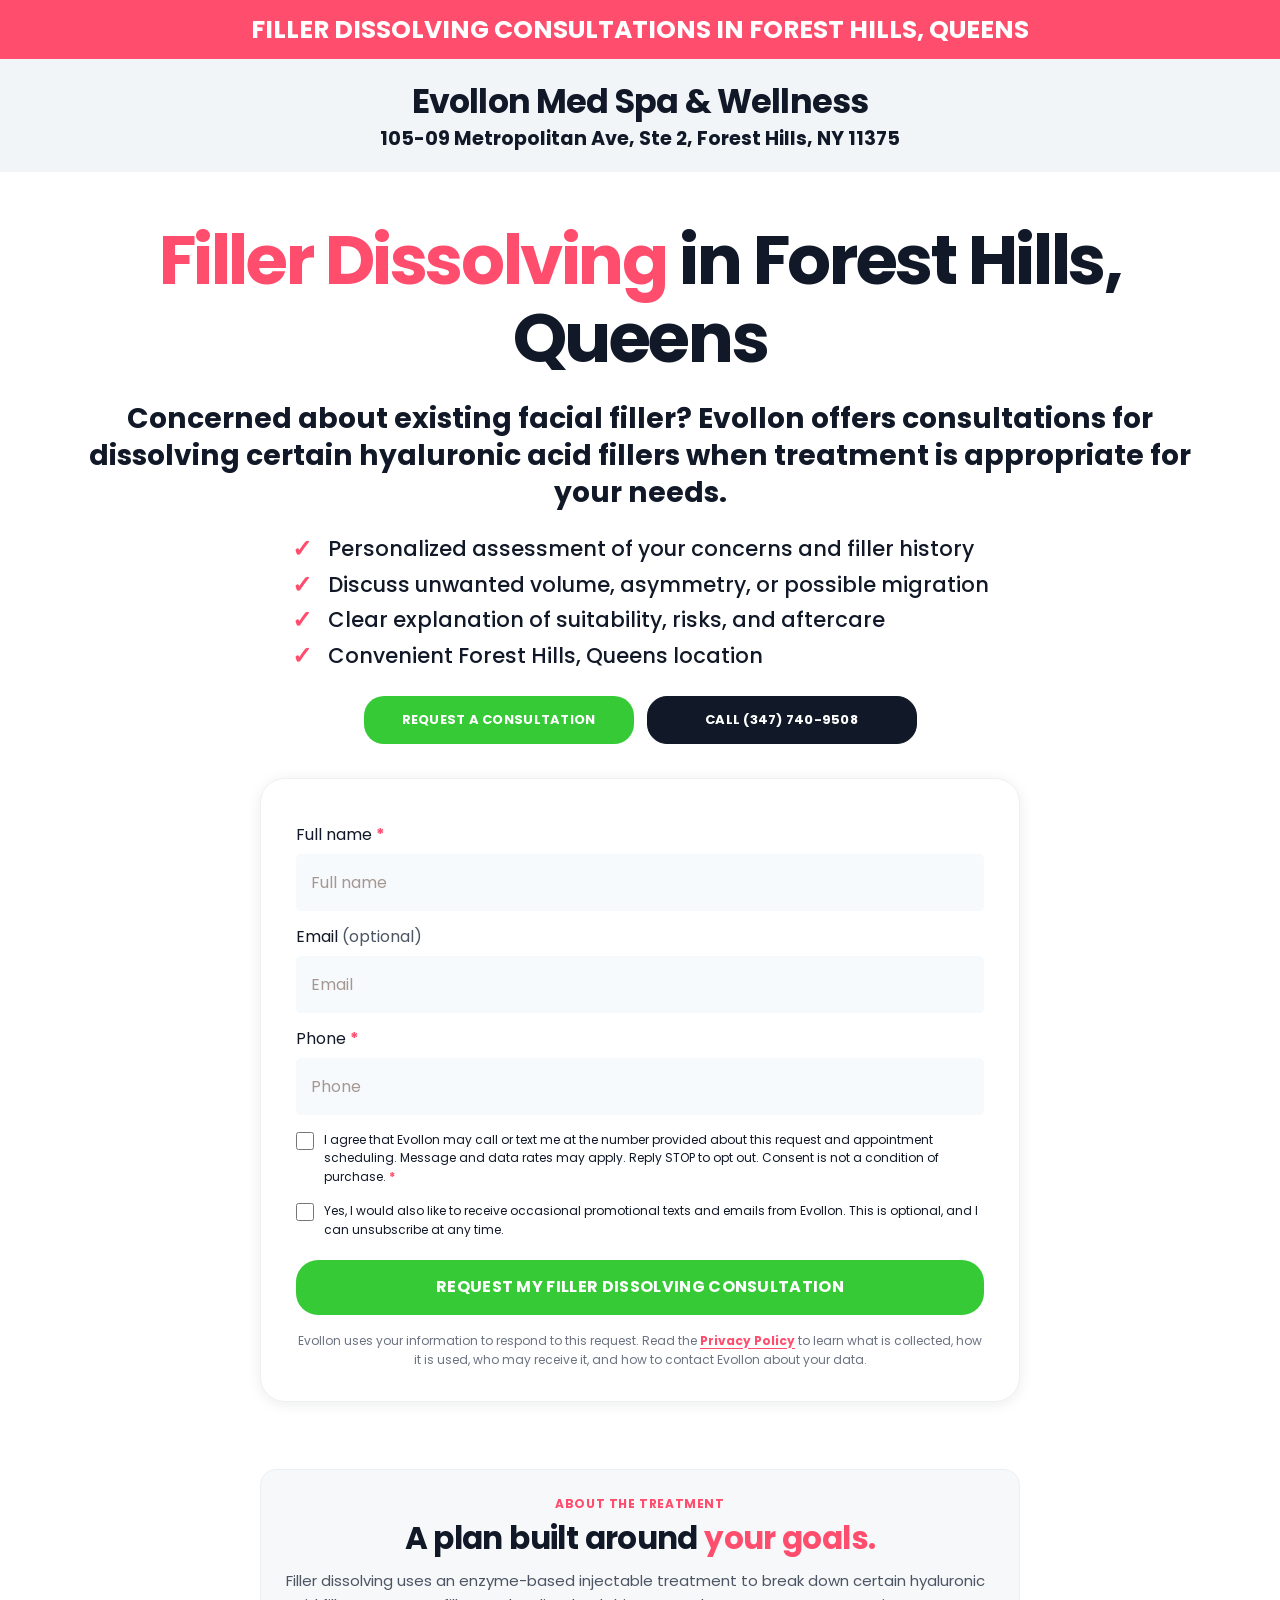
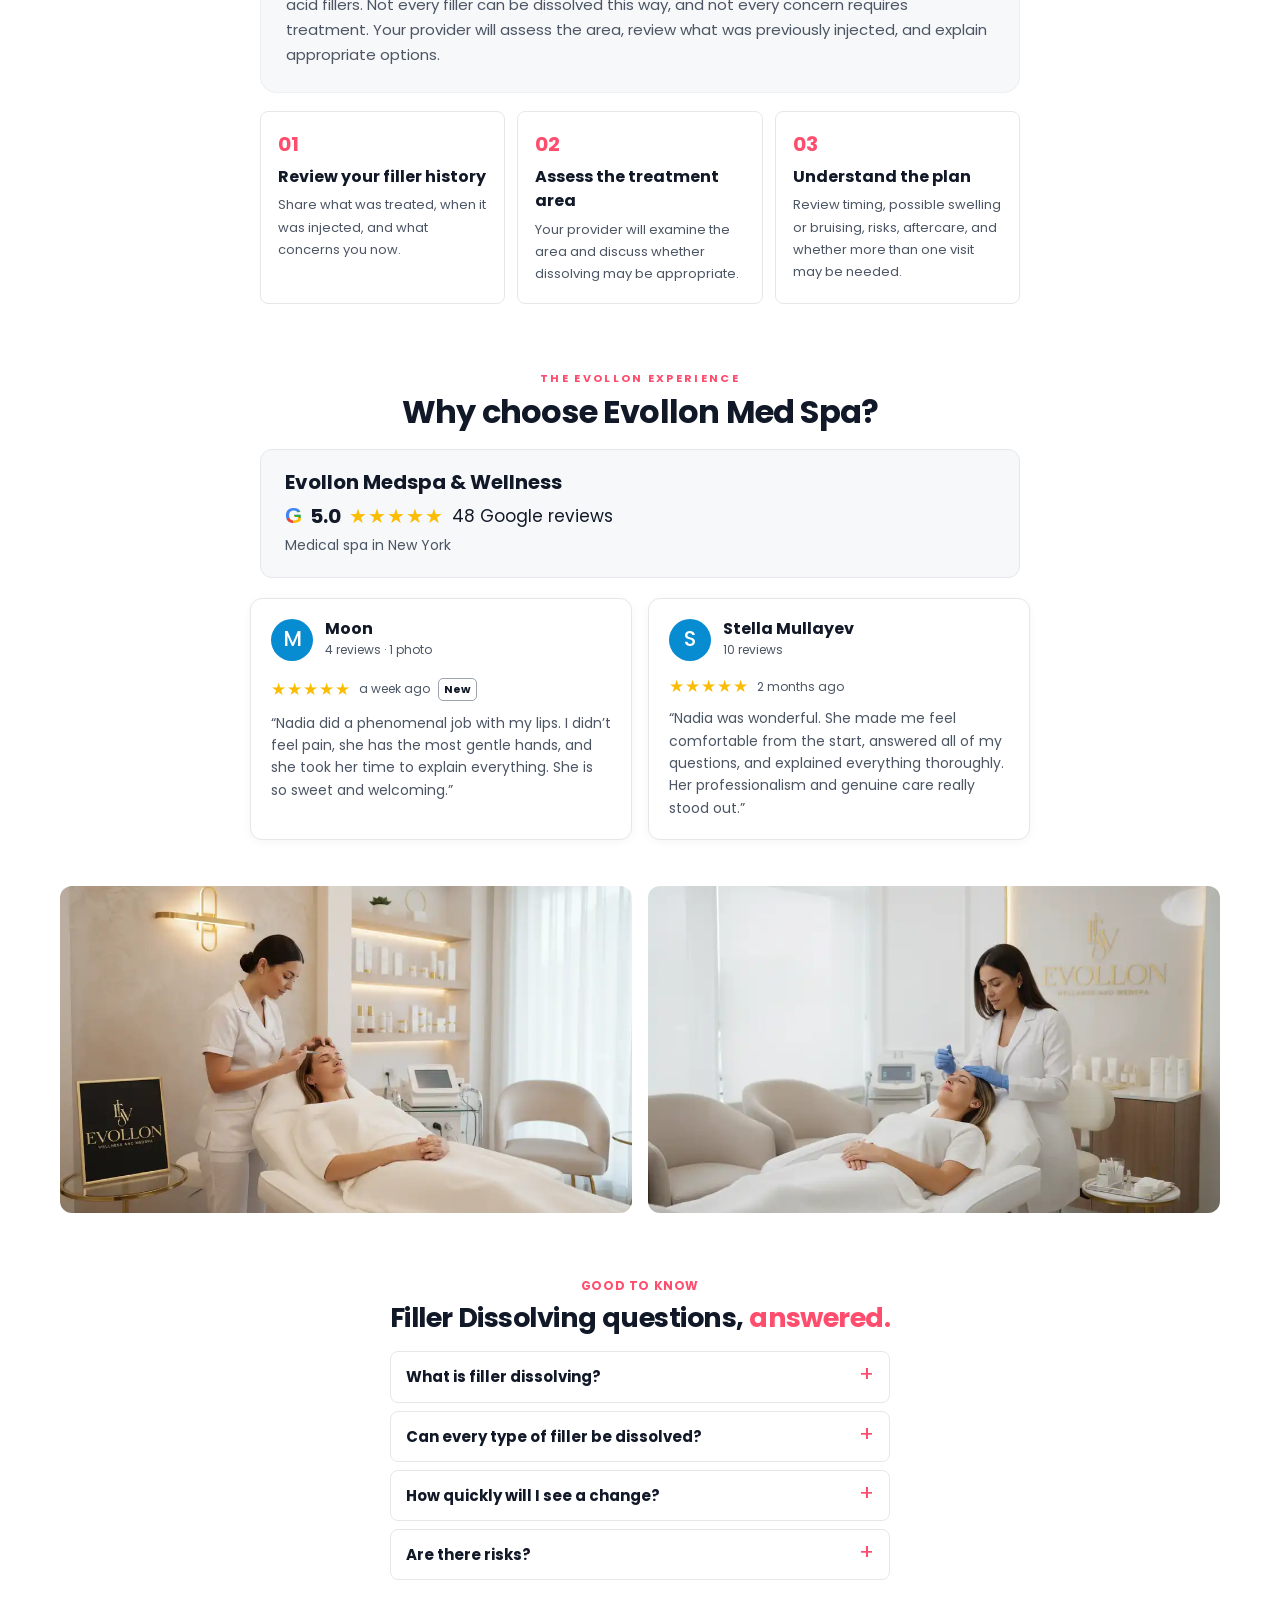
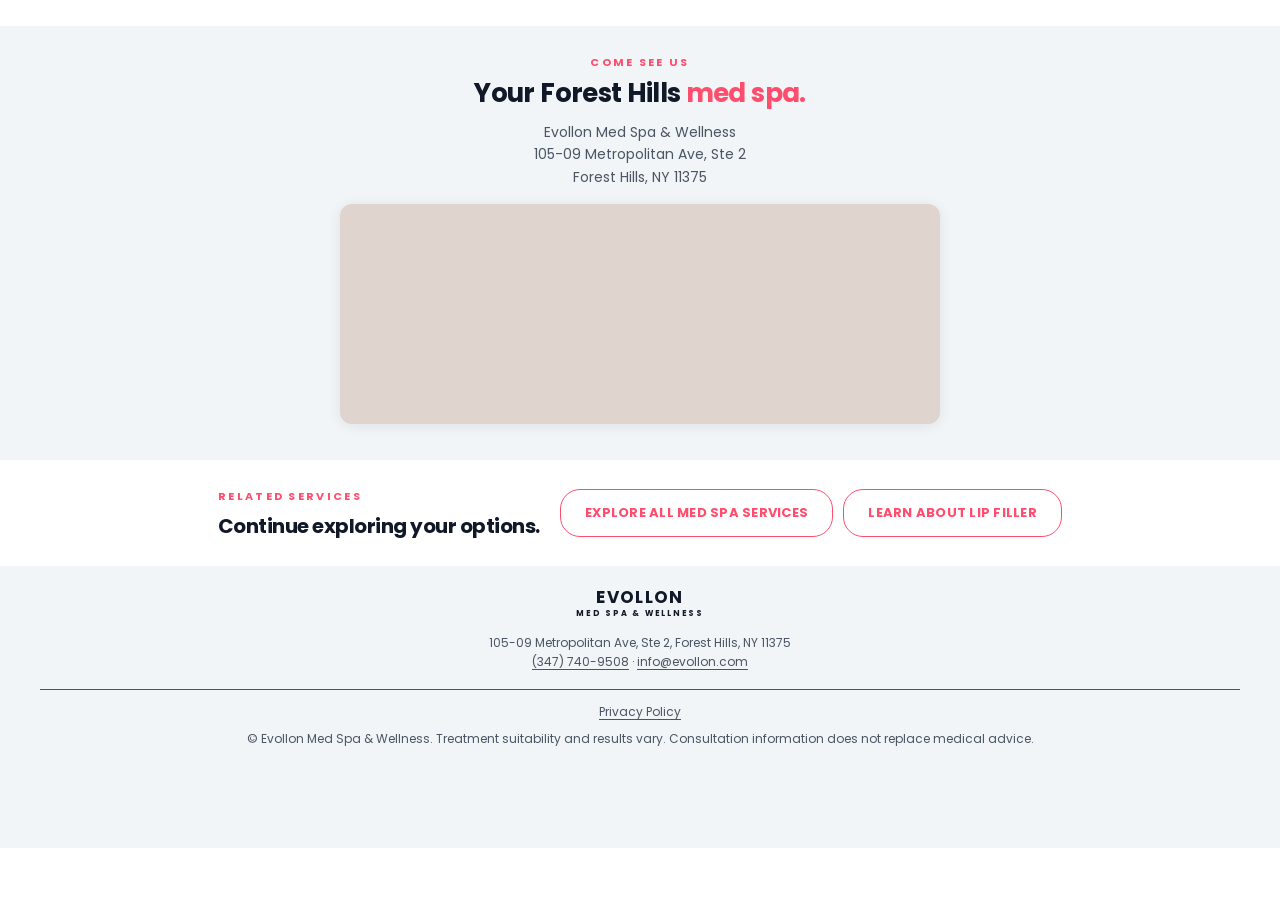
<file: filler-dissolving/index.html>
<!doctype html>
<html lang="en">
<head>
  <meta charset="utf-8">
  <meta name="viewport" content="width=device-width, initial-scale=1">
  <meta name="theme-color" content="#f8f2ee">
  <meta name="description" content="Explore Filler Dissolving at Evollon Med Spa &amp; Wellness in Forest Hills, Queens. Request a personalized consultation.">
  <link rel="canonical" href="https://evollon.onlynearyou.com/filler-dissolving/">
  <title>Filler Dissolving in Forest Hills, Queens | Evollon Med Spa</title>
  <link rel="preconnect" href="https://fonts.googleapis.com">
  <link rel="preconnect" href="https://fonts.gstatic.com" crossorigin>
  <link href="https://fonts.googleapis.com/css2?family=Poppins:ital,wght@0,400;0,500;0,600;0,700;1,400;1,700&amp;display=swap" rel="stylesheet">
  <link rel="stylesheet" href="../styles.css">
  <script src="../site.js" defer></script>
  <!-- Google Tag Manager -->
  <script>(function(w,d,s,l,i){w[l]=w[l]||[];w[l].push({'gtm.start':
  new Date().getTime(),event:'gtm.js'});var f=d.getElementsByTagName(s)[0],
  j=d.createElement(s),dl=l!='dataLayer'?'&l='+l:'';j.async=true;j.src=
  'https://www.googletagmanager.com/gtm.js?id='+i+dl;f.parentNode.insertBefore(j,f);
  })(window,document,'script','dataLayer','GTM-W4987RVB');</script>
  <!-- End Google Tag Manager -->
  <script>
  window.dataLayer=window.dataLayer||[];
  window.gtag=window.gtag||function(){window.dataLayer.push(arguments);};
  gtag('config','AW-18426796196/Zl9KCL3qyaIdEKSxytJE',{
    'phone_conversion_number':'(347) 740-9508'
  });
  </script>
  <!-- Meta Pixel Code -->
  <script>
  !function(f,b,e,v,n,t,s)
  {if(f.fbq)return;n=f.fbq=function(){n.callMethod?
  n.callMethod.apply(n,arguments):n.queue.push(arguments)};
  if(!f._fbq)f._fbq=n;n.push=n;n.loaded=!0;n.version='2.0';
  n.queue=[];t=b.createElement(e);t.async=!0;
  t.src=v;s=b.getElementsByTagName(e)[0];
  s.parentNode.insertBefore(t,s)}(window,document,'script',
  'https://connect.facebook.net/en_US/fbevents.js');
  fbq('init','1474880180835813');
  fbq('track','PageView');
  </script>
  <noscript><img height="1" width="1" style="display:none" alt="" src="https://www.facebook.com/tr?id=1474880180835813&amp;ev=PageView&amp;noscript=1"></noscript>
  <!-- End Meta Pixel Code -->
</head>
<body data-treatment="aesthetics" data-page="service">
  <!-- Google Tag Manager (noscript) -->
  <noscript><iframe src="https://www.googletagmanager.com/ns.html?id=GTM-W4987RVB" height="0" width="0" style="display:none;visibility:hidden" title="Google Tag Manager"></iframe></noscript>
  <!-- End Google Tag Manager (noscript) -->
  <div class="announcement">Filler Dissolving Consultations in Forest Hills, Queens</div>
  <header class="site-header wrap"><div class="wordmark">Evollon Med Spa &amp; Wellness</div><div class="header-address">105-09 Metropolitan Ave, Ste 2, Forest Hills, NY 11375</div></header>
  <main>
    <section class="hero aesthetics-hero"><div class="hero-inner wrap"><div class="hero-copy">
      <div class="eyebrow"><span class="line"></span> Careful assessment before treatment</div>
      <h1><em>Filler Dissolving</em> in Forest Hills, Queens</h1>
      <p class="intro">Concerned about existing facial filler? Evollon offers consultations for dissolving certain hyaluronic acid fillers when treatment is appropriate for your needs.</p>
      <ul class="check-list">
            <li>Personalized assessment of your concerns and filler history</li>
            <li>Discuss unwanted volume, asymmetry, or possible migration</li>
            <li>Clear explanation of suitability, risks, and aftercare</li>
            <li>Convenient Forest Hills, Queens location</li>
      </ul>
      <div class="hero-actions">
        <a class="button button-primary" href="#lead-form">Request a consultation</a>
        <a class="button button-call" href="tel:+13477409508" aria-label="Call Evollon at (347) 740-9508" onclick="gtag('event','conversion',{'send_to':'AW-18426796196/Zl9KCL3qyaIdEKSxytJE'})">Call (347) 740-9508</a>
      </div>
    </div></div></section>

    <section class="consult-section" id="consultation"><div class="wrap consult-grid"><div class="consult-copy"><div class="eyebrow">LET'S TALK</div><h2>Start with a <em>personal consultation.</em></h2><p>Tell us what you would like to discuss. An Evollon team member will follow up about your goals and consultation options.</p><div class="contact-line"><span aria-hidden="true">⌖</span><div><strong>Visit us in Forest Hills</strong><br>105-09 Metropolitan Ave, Ste 2<br>Forest Hills, NY 11375<br><a href="tel:+13477409508" onclick="gtag('event','conversion',{'send_to':'AW-18426796196/Zl9KCL3qyaIdEKSxytJE'})">(347) 740-9508</a> · <a href="mailto:info@evollon.com">info@evollon.com</a></div></div></div>
      <form class="form-card" id="lead-form" name="search-filler-dissolving-lead" method="POST" data-netlify="true" aria-label="Request a Filler Dissolving consultation">
        <input type="hidden" name="form-name" value="search-filler-dissolving-lead"><input type="hidden" name="treatment" value="Filler Dissolving Consultation">
        <div class="form-title">Request a consultation<span>We'll help you take the next step.</span></div>
        <label for="full-name">Full name <span class="required">*</span></label><input id="full-name" name="name" autocomplete="name" required placeholder="Full name">
        <label for="email">Email <span class="optional">(optional)</span></label><input id="email" name="email" type="email" autocomplete="email" placeholder="Email">
        <label for="phone">Phone <span class="required">*</span></label><input id="phone" name="phone" type="tel" autocomplete="tel" inputmode="tel" required placeholder="Phone">
        <label class="consent-option" for="contact-consent"><input id="contact-consent" name="contact-consent" type="checkbox" value="Agreed" required><span>I agree that Evollon may call or text me at the number provided about this request and appointment scheduling. Message and data rates may apply. Reply STOP to opt out. Consent is not a condition of purchase. <span class="required">*</span></span></label>
        <label class="consent-option" for="marketing-consent"><input id="marketing-consent" name="marketing-consent" type="checkbox" value="Agreed"><span>Yes, I would also like to receive occasional promotional texts and emails from Evollon. This is optional, and I can unsubscribe at any time.</span></label>
        <button class="button button-primary submit" type="submit">Request my Filler Dissolving consultation</button>
        <p class="form-fine">Evollon uses your information to respond to this request. Read the <a href="https://evollon.com/privacy-policy/" target="_blank" rel="noopener noreferrer">Privacy Policy</a> to learn what is collected, how it is used, who may receive it, and how to contact Evollon about your data.</p><div class="form-result" id="form-result" role="alert" hidden></div>
      </form>
    </div></section>

    <section class="content-section service-focus wrap"><div class="section-heading"><div class="eyebrow">ABOUT THE TREATMENT</div><h2>A plan built around <em>your goals.</em></h2><p>Filler dissolving uses an enzyme-based injectable treatment to break down certain hyaluronic acid fillers. Not every filler can be dissolved this way, and not every concern requires treatment. Your provider will assess the area, review what was previously injected, and explain appropriate options.</p></div><div class="steps">
        <article class="step"><span>01</span><h3>Review your filler history</h3><p>Share what was treated, when it was injected, and what concerns you now.</p></article>
        <article class="step"><span>02</span><h3>Assess the treatment area</h3><p>Your provider will examine the area and discuss whether dissolving may be appropriate.</p></article>
        <article class="step"><span>03</span><h3>Understand the plan</h3><p>Review timing, possible swelling or bruising, risks, aftercare, and whether more than one visit may be needed.</p></article>
    </div></section>

    <section class="trust-section"><div class="wrap trust-wrap"><div class="trust-heading"><div class="eyebrow">THE EVOLLON EXPERIENCE</div><h2>Why choose Evollon Med Spa?</h2><div class="google-profile"><div class="google-profile-top"><strong>Evollon Medspa &amp; Wellness</strong></div><div><span class="google-g" aria-label="Google">G</span><b>5.0</b> <span class="stars" aria-label="5 out of 5 stars">★★★★★</span> <span>48 Google reviews</span></div><small>Medical spa in New York</small></div></div><div class="review-grid"><article class="review-card"><div class="review-head"><span class="review-avatar blue">M</span><div><strong>Moon</strong><small>4 reviews · 1 photo</small></div></div><div class="review-meta"><span class="stars" aria-label="5 out of 5 stars">★★★★★</span><span>a week ago</span><b>New</b></div><p>“Nadia did a phenomenal job with my lips. I didn’t feel pain, she has the most gentle hands, and she took her time to explain everything. She is so sweet and welcoming.”</p></article><article class="review-card"><div class="review-head"><span class="review-avatar blue">S</span><div><strong>Stella Mullayev</strong><small>10 reviews</small></div></div><div class="review-meta"><span class="stars" aria-label="5 out of 5 stars">★★★★★</span><span>2 months ago</span></div><p>“Nadia was wonderful. She made me feel comfortable from the start, answered all of my questions, and explained everything thoroughly. Her professionalism and genuine care really stood out.”</p></article></div></div></section>

    <section class="evollon-gallery" aria-label="Evollon Med Spa treatment experience"><div class="wrap gallery-wrap"><img src="../assets/evollon-treatment.webp" alt="Evollon Med Spa provider providing an aesthetic treatment" width="1100" height="629" loading="lazy"><img src="../assets/evollon-wellness.webp" alt="Evollon Med Spa provider attending to a client in a treatment room" width="1100" height="629" loading="lazy"></div></section>

    <section class="faq-section wrap"><div class="section-heading"><div class="eyebrow">GOOD TO KNOW</div><h2>Filler Dissolving questions, <em>answered.</em></h2></div><div class="faq-list">
        <details><summary>What is filler dissolving?</summary><div class="answer">It is an injectable treatment that may break down certain fillers made with hyaluronic acid. Your provider must first confirm that the existing filler and your concern are appropriate for this approach.</div></details>
        <details><summary>Can every type of filler be dissolved?</summary><div class="answer">No. Enzyme-based dissolving treatment works on certain hyaluronic acid fillers, not every injectable product. If you do not know what was used, tell your provider everything you know about the previous treatment.</div></details>
        <details><summary>How quickly will I see a change?</summary><div class="answer">Timing varies by product, treatment area, and amount used. Swelling can temporarily affect what you see, and some people may need reassessment or additional treatment.</div></details>
        <details><summary>Are there risks?</summary><div class="answer">Possible effects include discomfort, swelling, redness, bruising, and allergic reaction. There can also be uncommon but serious risks. Your provider will review these before treatment.</div></details>
    </div></section>

    <section class="visit-section"><div class="wrap visit-grid"><div><div class="eyebrow">COME SEE US</div><h2>Your Forest Hills <em>med spa.</em></h2><p>Evollon Med Spa &amp; Wellness<br>105-09 Metropolitan Ave, Ste 2<br>Forest Hills, NY 11375</p></div><div class="map-frame"><iframe title="Map to Evollon Med Spa in Forest Hills" src="https://www.google.com/maps?q=105-09%20Metropolitan%20Ave%20Ste%202%2C%20Forest%20Hills%2C%20NY%2011375&amp;output=embed" loading="lazy" referrerpolicy="no-referrer-when-downgrade"></iframe></div></div></section>

    <section class="other-treatment related-services wrap"><div><div class="eyebrow">RELATED SERVICES</div><h2>Continue exploring your options.</h2></div><div class="related-links"><a class="button button-outline" href="../aesthetics/">Explore all med spa services</a><a class="button button-outline" href="../lip-filler-consultation/">Learn about lip filler</a></div></section>
  </main>
  <footer><div class="wrap footer-inner"><div><span class="wordmark">EVOLLON <small>MED SPA &amp; WELLNESS</small></span><p>105-09 Metropolitan Ave, Ste 2, Forest Hills, NY 11375<br><a href="tel:+13477409508" onclick="gtag('event','conversion',{'send_to':'AW-18426796196/Zl9KCL3qyaIdEKSxytJE'})">(347) 740-9508</a> · <a href="mailto:info@evollon.com">info@evollon.com</a></p></div></div><div class="wrap footer-bottom"><a href="https://evollon.com/privacy-policy/" target="_blank" rel="noopener noreferrer">Privacy Policy</a><br>© Evollon Med Spa &amp; Wellness. Treatment suitability and results vary. Consultation information does not replace medical advice.</div></footer>
  <dialog class="thanks-dialog" id="thanks-dialog" aria-labelledby="thanks-title" aria-describedby="thanks-message"><h2 id="thanks-title">Thanks—your request has been received.</h2><p id="thanks-message">An Evollon team member will call or text you, usually within one business day. For immediate assistance, call <a href="tel:+13477409508" onclick="gtag('event','conversion',{'send_to':'AW-18426796196/Zl9KCL3qyaIdEKSxytJE'})">(347) 740-9508</a>.</p><button class="button button-primary" id="thanks-close" type="button">Close</button></dialog>
  <div class="sticky-cta is-hidden" id="sticky-cta"><a class="sticky-offer" href="#lead-form"><b>Request a Filler Dissolving Consultation</b><small>Personalized care in Forest Hills, Queens</small></a></div>
</body>
</html>
</file>
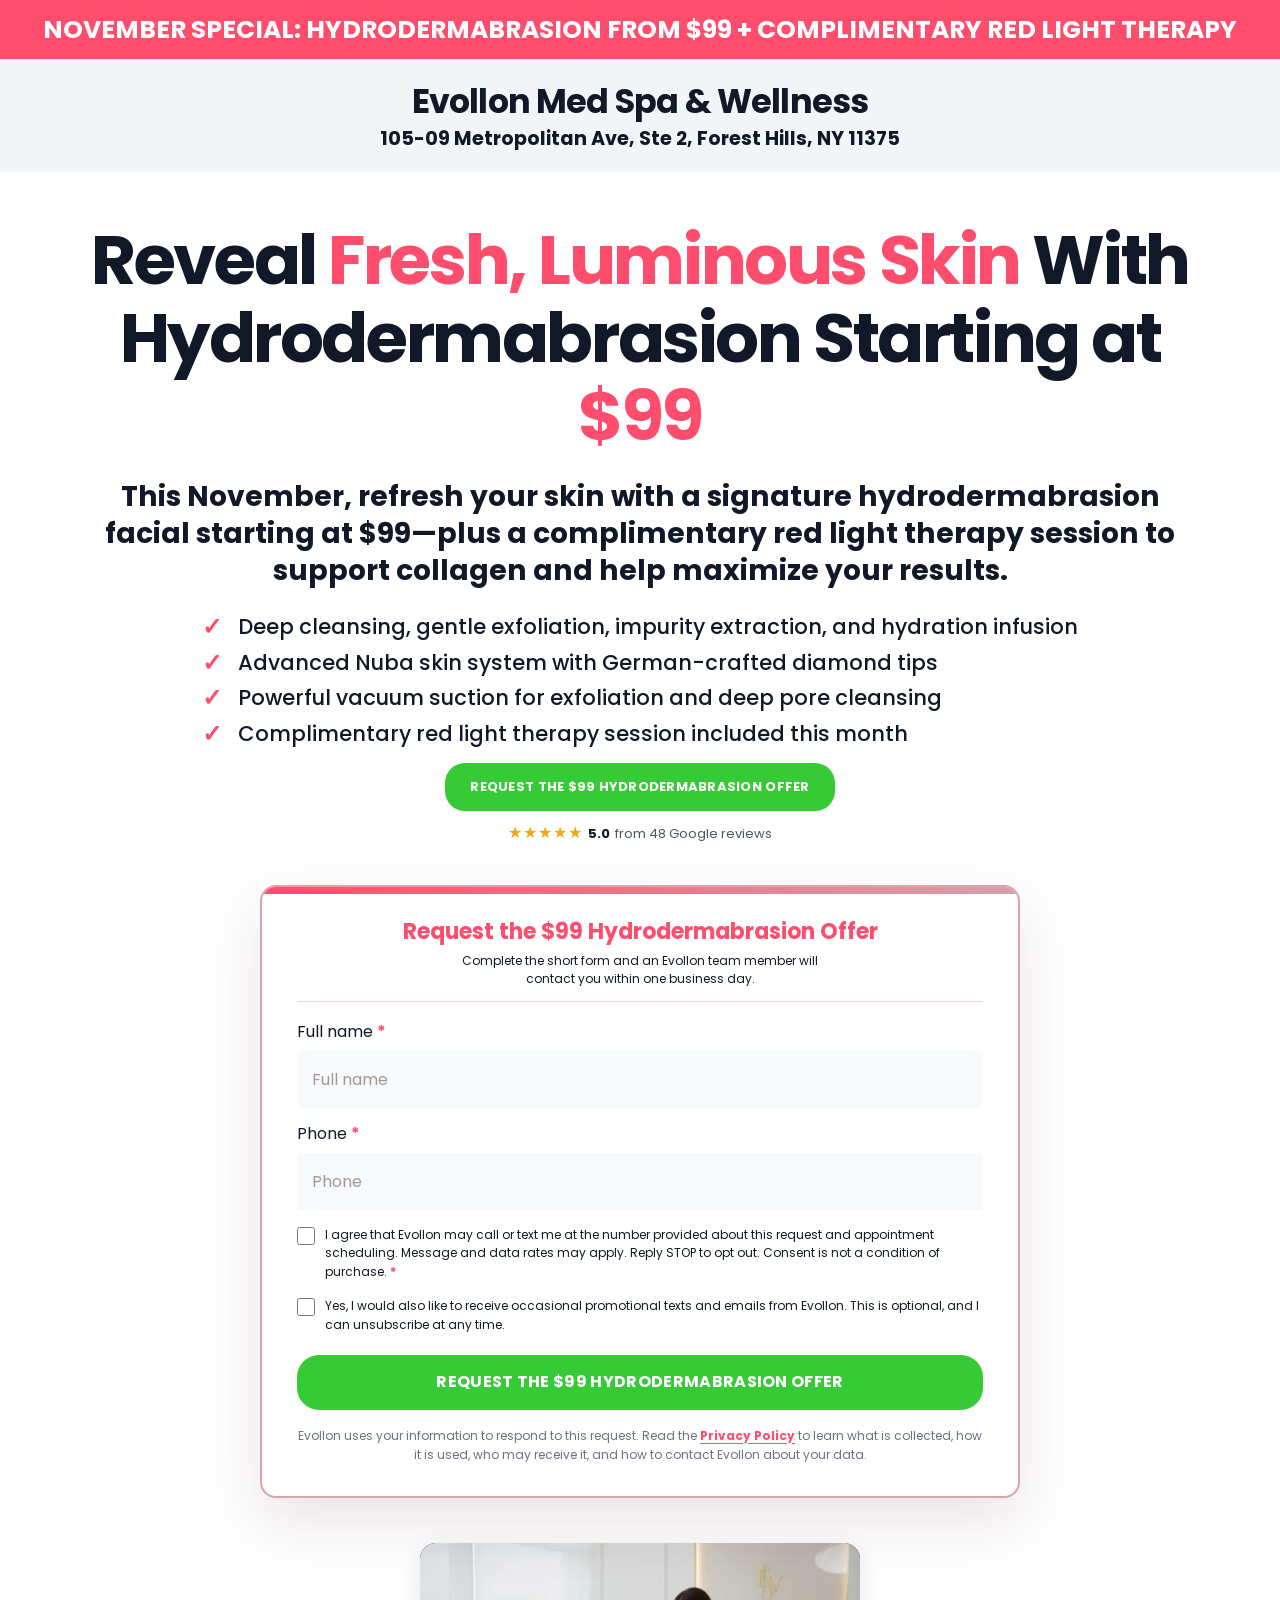
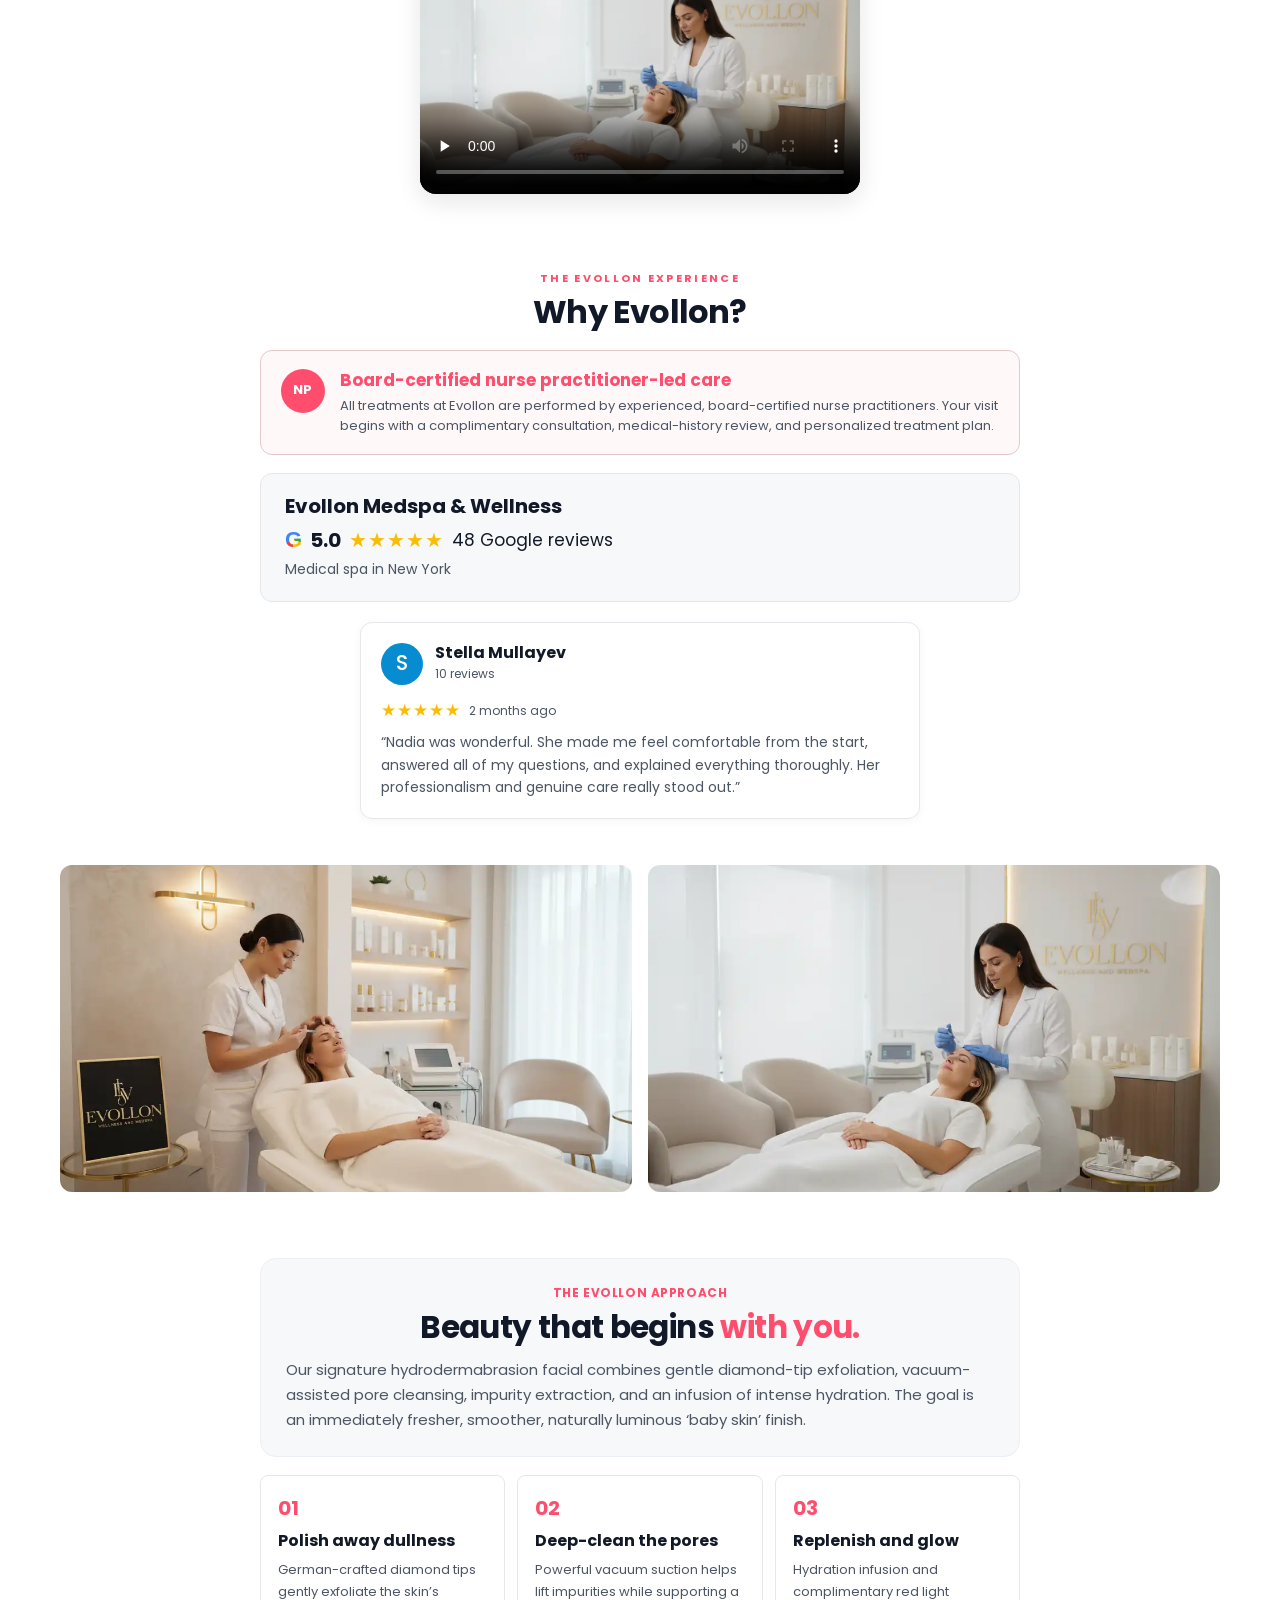
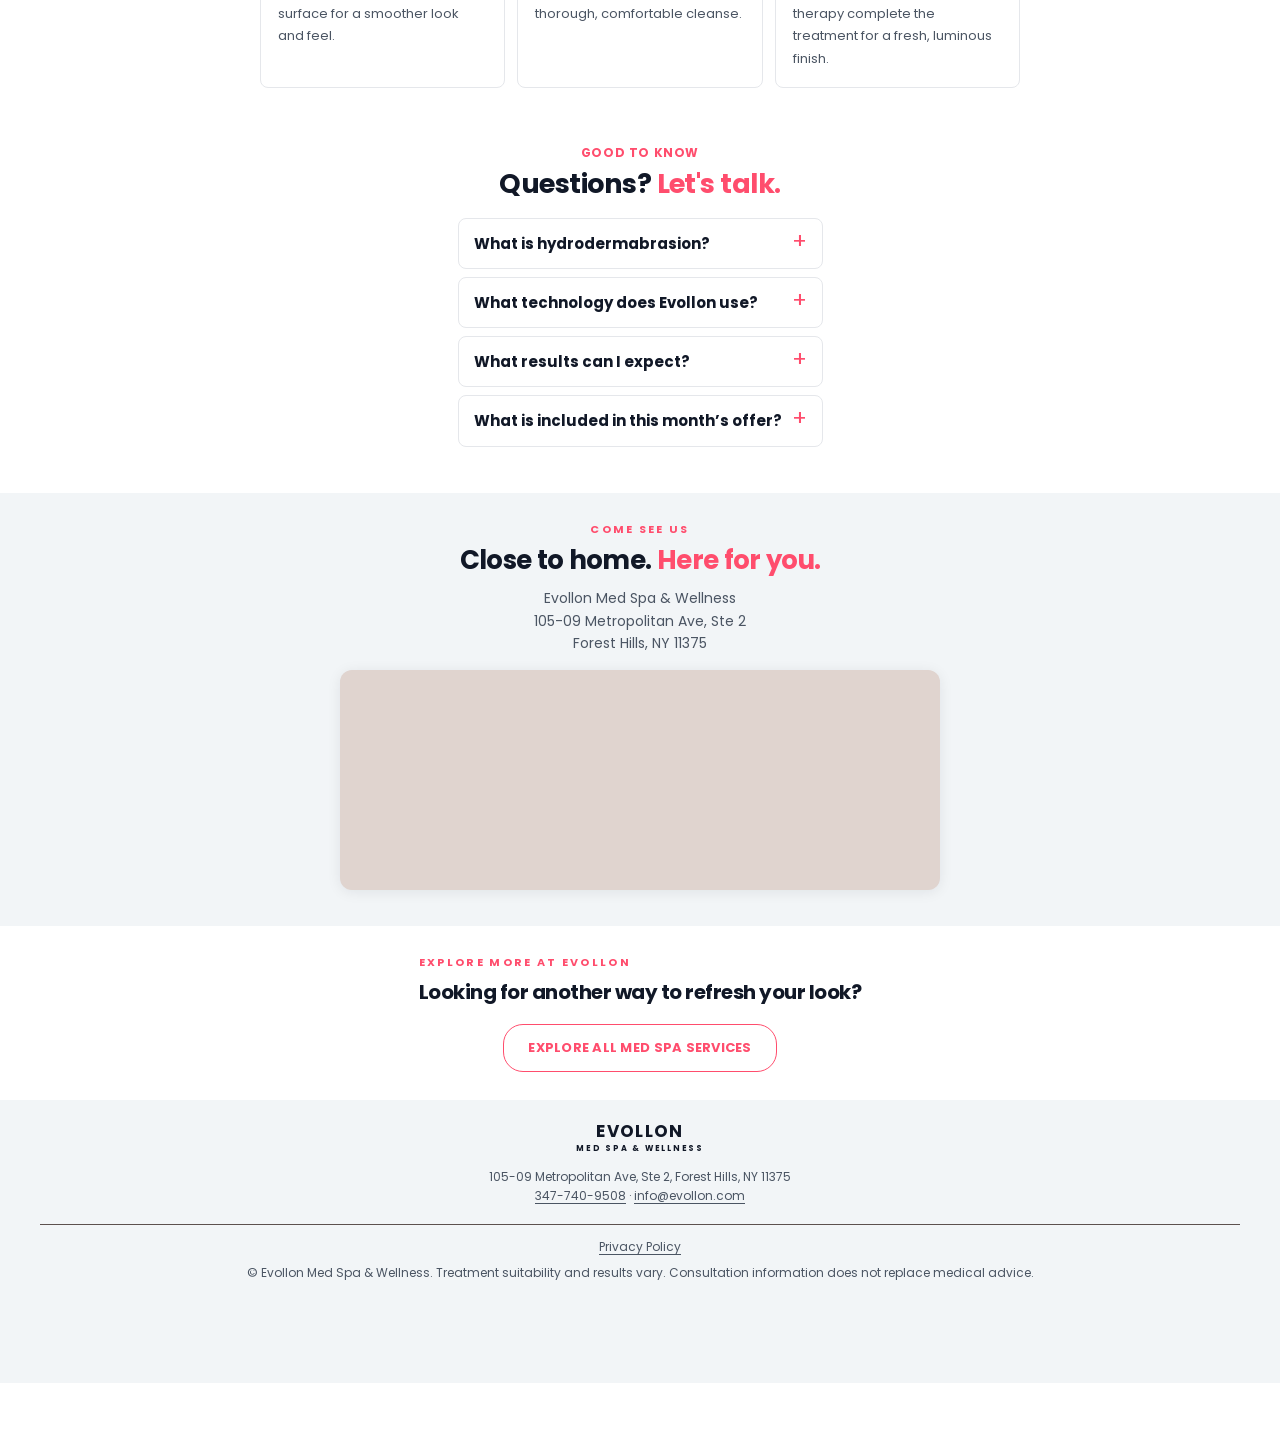
<file: hydrodermabrasion/index.html>
<!doctype html>
<html lang="en">
<head>
  <meta charset="utf-8">
  <meta name="viewport" content="width=device-width, initial-scale=1">
  <meta name="theme-color" content="#f8f2ee">
  <meta name="description" content="Explore Signature Hydrodermabrasion Facial at Evollon Med Spa in Forest Hills, NY and request a personalized consultation.">
  <link rel="canonical" href="https://evollon.onlynearyou.com/hydrodermabrasion/">
  <title>Signature Hydrodermabrasion Facial Consultation | Evollon Med Spa</title>
  <link rel="preconnect" href="https://fonts.googleapis.com">
  <link rel="preconnect" href="https://fonts.gstatic.com" crossorigin>
  <link href="https://fonts.googleapis.com/css2?family=Poppins:ital,wght@0,400;0,500;0,600;0,700;1,400;1,700&amp;display=swap" rel="stylesheet">
  <link rel="stylesheet" href="../styles.css">
  <script src="../site.js" defer></script>
  <!-- Google Tag Manager -->
  <script>(function(w,d,s,l,i){w[l]=w[l]||[];w[l].push({'gtm.start':
  new Date().getTime(),event:'gtm.js'});var f=d.getElementsByTagName(s)[0],
  j=d.createElement(s),dl=l!='dataLayer'?'&l='+l:'';j.async=true;j.src=
  'https://www.googletagmanager.com/gtm.js?id='+i+dl;f.parentNode.insertBefore(j,f);
  })(window,document,'script','dataLayer','GTM-W4987RVB');</script>
  <!-- End Google Tag Manager -->
  <!-- Meta Pixel Code -->
  <script>
  !function(f,b,e,v,n,t,s)
  {if(f.fbq)return;n=f.fbq=function(){n.callMethod?
  n.callMethod.apply(n,arguments):n.queue.push(arguments)};
  if(!f._fbq)f._fbq=n;n.push=n;n.loaded=!0;n.version='2.0';
  n.queue=[];t=b.createElement(e);t.async=!0;
  t.src=v;s=b.getElementsByTagName(e)[0];
  s.parentNode.insertBefore(t,s)}(window,document,'script',
  'https://connect.facebook.net/en_US/fbevents.js');
  fbq('init','1474880180835813');
  fbq('track','PageView');
  </script>
  <noscript><img height="1" width="1" style="display:none" alt=""
  src="https://www.facebook.com/tr?id=1474880180835813&amp;ev=PageView&amp;noscript=1"></noscript>
  <!-- End Meta Pixel Code -->
</head>
<body data-treatment="hydrodermabrasion">
  <!-- Google Tag Manager (noscript) -->
  <noscript><iframe src="https://www.googletagmanager.com/ns.html?id=GTM-W4987RVB" height="0" width="0" style="display:none;visibility:hidden" title="Google Tag Manager"></iframe></noscript>
  <!-- End Google Tag Manager (noscript) -->
  <div class="announcement">November Special: Hydrodermabrasion From $99 + Complimentary Red Light Therapy</div>
  <header class="site-header wrap">
    <div class="wordmark">Evollon Med Spa &amp; Wellness</div>
    <div class="header-address">105-09 Metropolitan Ave, Ste 2, Forest Hills, NY 11375</div>
  </header>
  <main>
    <section class="hero">
      <div class="hero-inner wrap">
        <div class="hero-copy">
          <div class="eyebrow"><span class="line"></span> Deeply cleansed, polished, and replenished</div>
          <h1>Reveal <em>Fresh, Luminous Skin</em> With Hydrodermabrasion Starting at <em>$99</em></h1>
          <p class="intro">This November, refresh your skin with a signature hydrodermabrasion facial starting at $99—plus a complimentary red light therapy session to support collagen and help maximize your results.</p>
          <ul class="check-list"><li>Deep cleansing, gentle exfoliation, impurity extraction, and hydration infusion</li>
<li>Advanced Nuba skin system with German-crafted diamond tips</li>
<li>Powerful vacuum suction for exfoliation and deep pore cleansing</li>
<li>Complimentary red light therapy session included this month</li></ul>
          <div class="hero-actions promo-hero-actions">
            <a class="button button-primary hero-primary-cta" href="#lead-form">Request the $99 Hydrodermabrasion Offer</a>
          </div>
          <a class="hero-rating" href="https://share.google/HnI1fnu7e6fAURrqr" target="_blank" rel="noopener noreferrer" aria-label="Read Evollon’s 5 out of 5 rating from 48 reviews on Google"><span aria-hidden="true">★★★★★</span> <strong>5.0</strong> from 48 Google reviews</a>
        </div>
      </div>
    </section>
    <section class="intro-strip"><div class="wrap strip-inner"><span>PERSONALIZED CARE</span><i></i><span>NATURAL LOOKING GOALS</span><i></i><span>FOREST HILLS, NEW YORK</span></div></section>
    <section class="content-section wrap" id="about"><div class="section-heading"><div class="eyebrow">THE EVOLLON APPROACH</div><h2>Beauty that begins <em>with you.</em></h2><p>Our signature hydrodermabrasion facial combines gentle diamond-tip exfoliation, vacuum-assisted pore cleansing, impurity extraction, and an infusion of intense hydration. The goal is an immediately fresher, smoother, naturally luminous ‘baby skin’ finish.</p></div><div class="steps"><article class="step"><span>01</span><h3>Polish away dullness</h3><p>German-crafted diamond tips gently exfoliate the skin’s surface for a smoother look and feel.</p></article>
<article class="step"><span>02</span><h3>Deep-clean the pores</h3><p>Powerful vacuum suction helps lift impurities while supporting a thorough, comfortable cleanse.</p></article>
<article class="step"><span>03</span><h3>Replenish and glow</h3><p>Hydration infusion and complimentary red light therapy complete the treatment for a fresh, luminous finish.</p></article></div></section>
    <section class="consult-section" id="consultation"><div class="wrap consult-grid"><div class="consult-copy"><div class="eyebrow">LET'S TALK</div><h2>Your next step starts <em>here.</em></h2><p>Have a question about Signature Hydrodermabrasion Facial? Share your details and Evollon will be in touch.</p><div class="contact-line"><span aria-hidden="true">⌖</span><div><strong>Visit us in Forest Hills</strong><br>105-09 Metropolitan Ave, Ste 2<br>Forest Hills, NY 11375<br><a href="tel:+13477409508">347-740-9508</a> · <a href="mailto:info@evollon.com">info@evollon.com</a></div></div></div><form class="form-card" id="lead-form" name="hydrodermabrasion-lead" method="POST" data-netlify="true" aria-label="Ask about Signature Hydrodermabrasion Facial"><input type="hidden" name="form-name" value="hydrodermabrasion-lead"><input type="hidden" name="treatment" value="Signature Hydrodermabrasion Facial"><input type="hidden" name="offer" value="Starting at $99 with complimentary red light therapy"><div class="form-title">Request the $99 Hydrodermabrasion Offer<span>Complete the short form and an Evollon team member will contact you within one business day.</span></div><label for="full-name">Full name <span class="required">*</span></label><input id="full-name" name="name" autocomplete="name" required placeholder="Full name"><label for="phone">Phone <span class="required">*</span></label><input id="phone" name="phone" type="tel" autocomplete="tel" inputmode="tel" required placeholder="Phone"><label class="consent-option" for="contact-consent"><input id="contact-consent" name="contact-consent" type="checkbox" value="Agreed" required><span>I agree that Evollon may call or text me at the number provided about this request and appointment scheduling. Message and data rates may apply. Reply STOP to opt out. Consent is not a condition of purchase. <span class="required">*</span></span></label><label class="consent-option" for="marketing-consent"><input id="marketing-consent" name="marketing-consent" type="checkbox" value="Agreed"><span>Yes, I would also like to receive occasional promotional texts and emails from Evollon. This is optional, and I can unsubscribe at any time.</span></label><button class="button button-primary submit" type="submit">Request the $99 hydrodermabrasion offer</button><p class="form-fine">Evollon uses your information to respond to this request. Read the <a href="https://evollon.com/privacy-policy/" target="_blank" rel="noopener noreferrer">Privacy Policy</a> to learn what is collected, how it is used, who may receive it, and how to contact Evollon about your data.</p><div class="form-result" id="form-result" role="alert" hidden></div></form></div></section>
<section class="treatment-video" aria-label="Hydrodermabrasion treatment video"><video controls playsinline preload="none" poster="../assets/evollon-wellness.webp"><source src="../assets/evollon-hydrodermabrasion.mp4" type="video/mp4">Your browser does not support this video.</video></section>
    <section class="trust-section"><div class="wrap trust-wrap"><div class="trust-heading"><div class="eyebrow">THE EVOLLON EXPERIENCE</div><h2>Why Evollon?</h2><div class="provider-trust"><div class="provider-trust-icon" aria-hidden="true">NP</div><div><strong>Board-certified nurse practitioner-led care</strong><p>All treatments at Evollon are performed by experienced, board-certified nurse practitioners. Your visit begins with a complimentary consultation, medical-history review, and personalized treatment plan.</p></div></div><div class="google-profile"><div class="google-profile-top"><strong>Evollon Medspa &amp; Wellness</strong></div><div><span class="google-g" aria-label="Google">G</span><b>5.0</b> <span class="stars" aria-label="5 out of 5 stars">★★★★★</span> <span>48 Google reviews</span></div><small>Medical spa in New York</small></div></div><div class="review-grid"><article class="review-card"><div class="review-head"><span class="review-avatar blue">S</span><div><strong>Stella Mullayev</strong><small>10 reviews</small></div></div><div class="review-meta"><span class="stars" aria-label="5 out of 5 stars">★★★★★</span><span>2 months ago</span></div><p>“Nadia was wonderful. She made me feel comfortable from the start, answered all of my questions, and explained everything thoroughly. Her professionalism and genuine care really stood out.”</p></article></div></div></section>
    <section class="evollon-gallery" aria-label="Evollon Med Spa treatment experience"><div class="wrap gallery-wrap"><img src="../assets/evollon-treatment.webp" alt="Evollon Med Spa provider providing a facial treatment" width="1100" height="629" loading="lazy"><img src="../assets/evollon-wellness.webp" alt="Evollon Med Spa provider attending to a client in a treatment room" width="1100" height="629" loading="lazy"></div></section>
    <section class="faq-section wrap"><div class="section-heading"><div class="eyebrow">GOOD TO KNOW</div><h2>Questions? <em>Let's talk.</em></h2></div><div class="faq-list"><details><summary>What is hydrodermabrasion?</summary><div class="answer">Hydrodermabrasion is a multi-step facial that cleanses, exfoliates, extracts impurities, and infuses hydration. Your provider can tailor the treatment to your skin and goals.</div></details>
<details><summary>What technology does Evollon use?</summary><div class="answer">Evollon uses the advanced Nuba skin system with German-crafted diamond tips and powerful vacuum suction for exfoliation and deep pore cleansing.</div></details>
<details><summary>What results can I expect?</summary><div class="answer">The treatment is designed to reveal skin that looks fresh, smooth, hydrated, and naturally luminous right away. Individual results vary.</div></details>
<details><summary>What is included in this month’s offer?</summary><div class="answer">Hydrodermabrasion starts at $99 this month and includes a complimentary red light therapy session to support collagen and help maximize results. Your provider will confirm the treatment plan and final price before treatment.</div></details></div></section>
    <section class="visit-section"><div class="wrap visit-grid"><div><div class="eyebrow">COME SEE US</div><h2>Close to home. <em>Here for you.</em></h2><p>Evollon Med Spa &amp; Wellness<br>105-09 Metropolitan Ave, Ste 2<br>Forest Hills, NY 11375</p></div><div class="map-frame"><iframe title="Map to Evollon Med Spa in Forest Hills" src="https://www.google.com/maps?q=105-09%20Metropolitan%20Ave%20Ste%202%2C%20Forest%20Hills%2C%20NY%2011375&amp;output=embed" loading="lazy" referrerpolicy="no-referrer-when-downgrade"></iframe></div></div></section>
    <section class="other-treatment wrap"><div><div class="eyebrow">EXPLORE MORE AT EVOLLON</div><h2>Looking for another way to refresh your look?</h2></div><a class="button button-outline" href="../aesthetics/">Explore all med spa services</a></section>
  </main>
  <footer><div class="wrap footer-inner"><div><span class="wordmark">EVOLLON <small>MED SPA &amp; WELLNESS</small></span><p>105-09 Metropolitan Ave, Ste 2, Forest Hills, NY 11375<br><a href="tel:+13477409508">347-740-9508</a> · <a href="mailto:info@evollon.com">info@evollon.com</a></p></div></div><div class="wrap footer-bottom"><a href="https://evollon.com/privacy-policy/" target="_blank" rel="noopener noreferrer">Privacy Policy</a><br>© Evollon Med Spa &amp; Wellness. Treatment suitability and results vary. Consultation information does not replace medical advice.</div></footer>
  <dialog class="thanks-dialog" id="thanks-dialog" aria-labelledby="thanks-title" aria-describedby="thanks-message"><h2 id="thanks-title">Thanks—your request has been received.</h2><p id="thanks-message">An Evollon team member will call or text you, usually within one business day. For immediate assistance, call <a href="tel:+13477409508">347-740-9508</a>.</p><button class="button button-primary" id="thanks-close" type="button">Close</button></dialog>
  <div class="sticky-cta is-hidden" id="sticky-cta"><a class="sticky-offer" href="#lead-form"><b>From $99 + Red Light — Request Offer</b><small>November special</small></a></div>
</body>
</html>
</file>
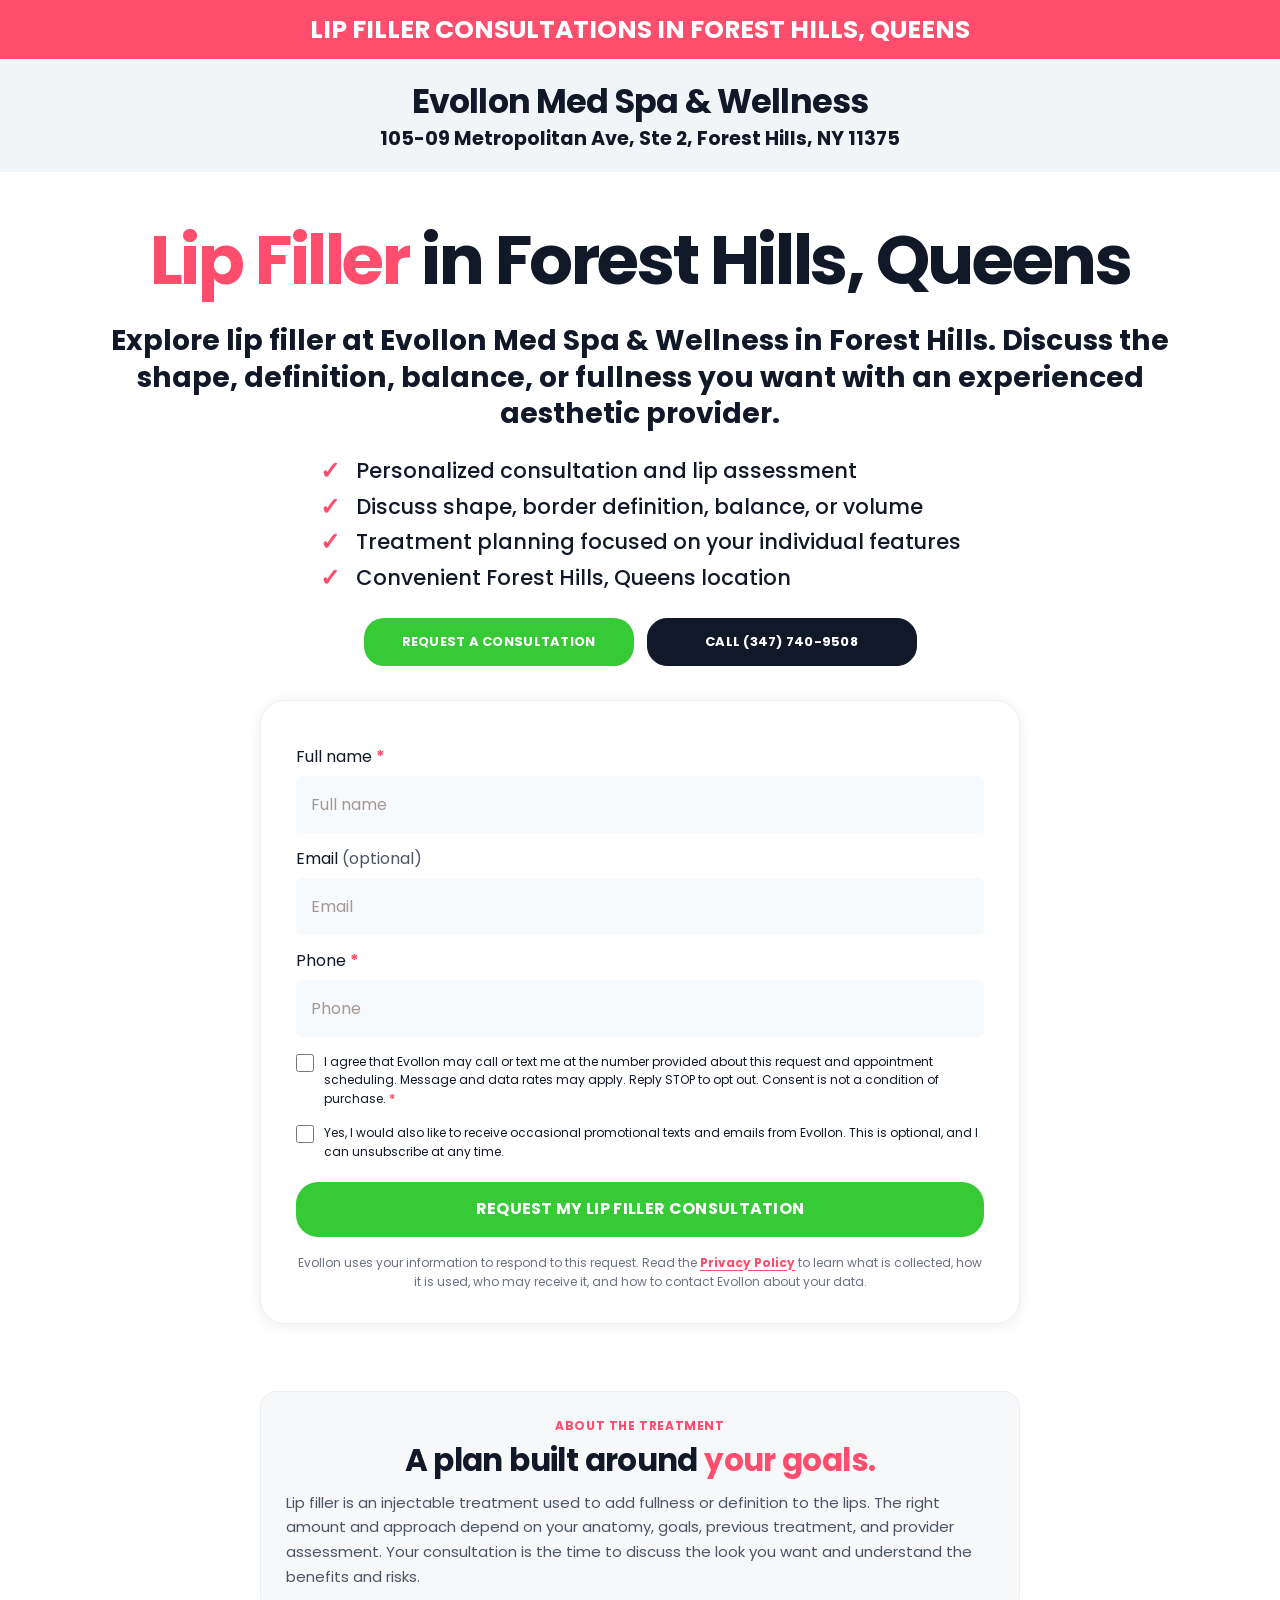
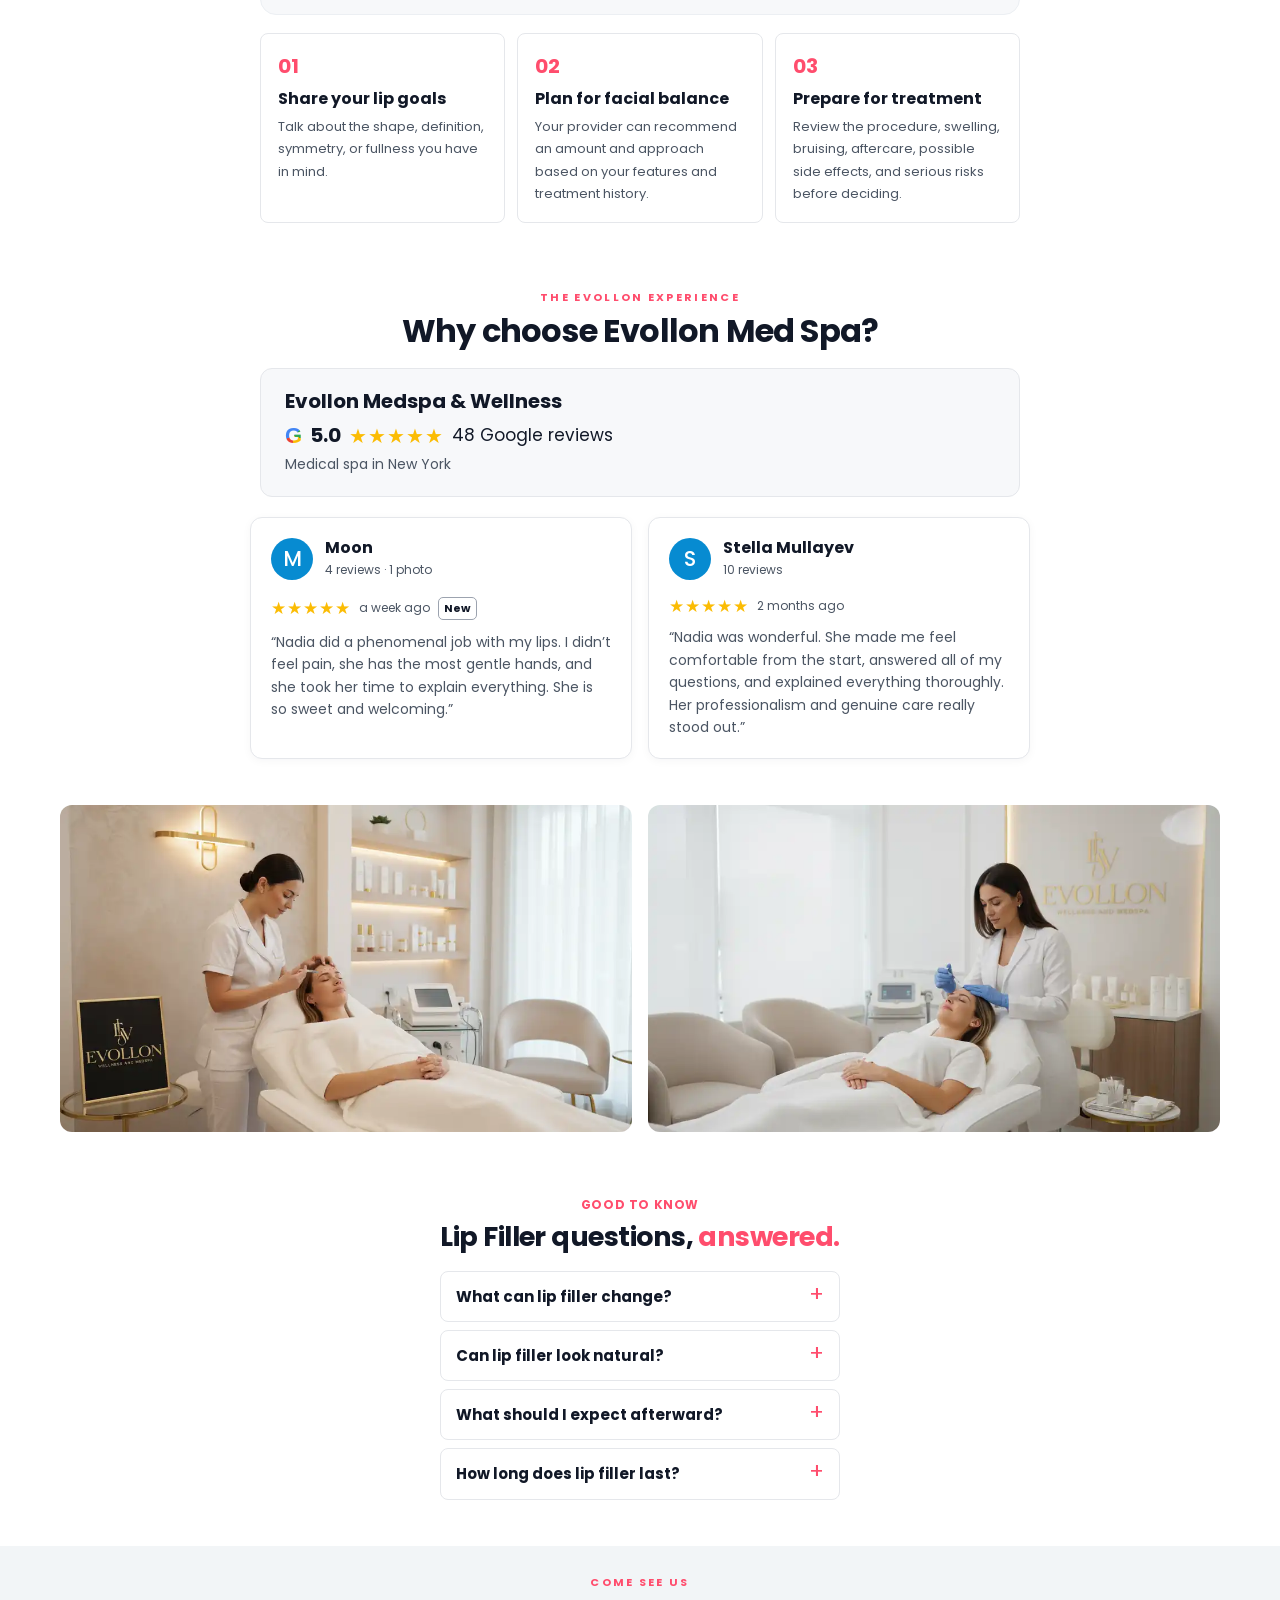
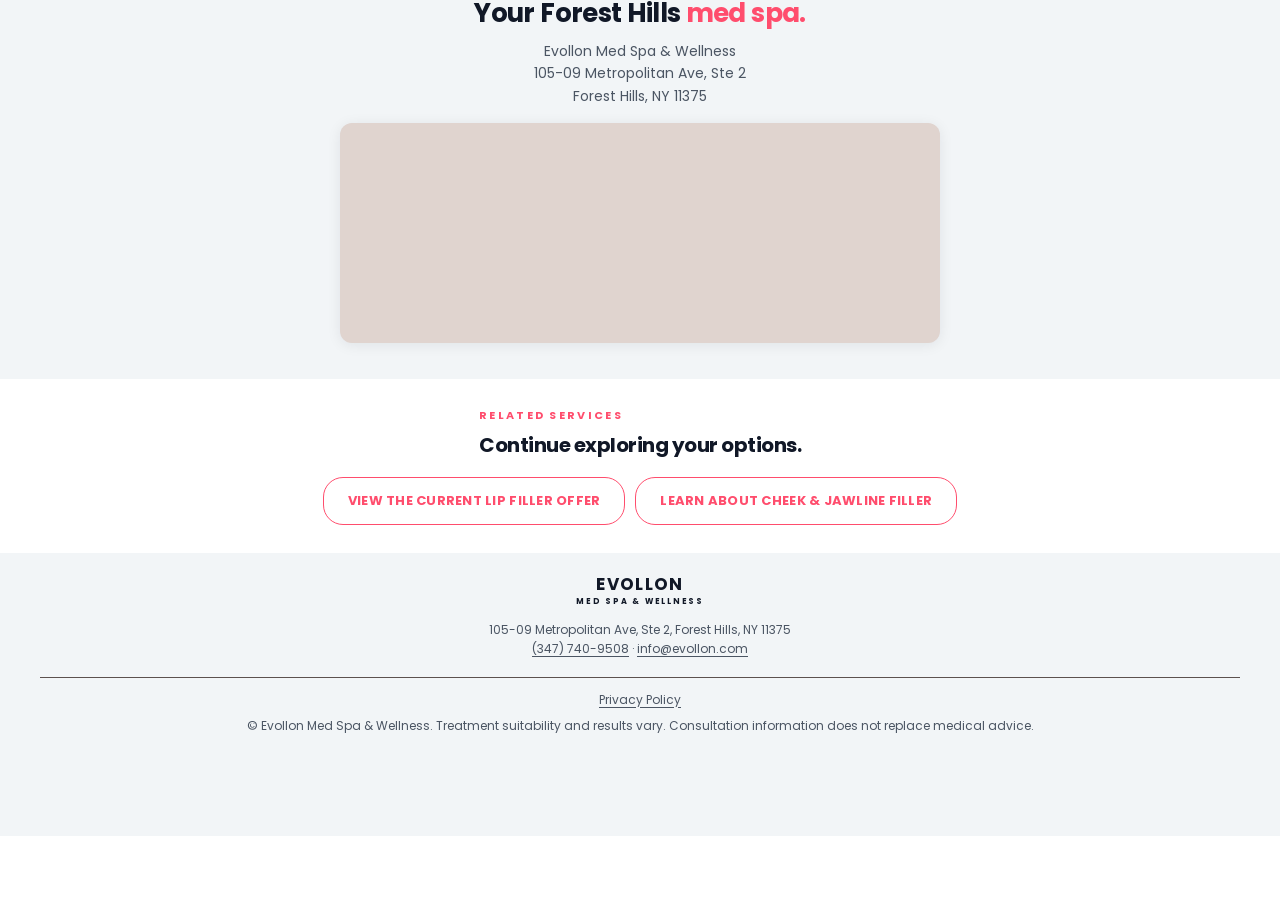
<file: lip-filler-consultation/index.html>
<!doctype html>
<html lang="en">
<head>
  <meta charset="utf-8">
  <meta name="viewport" content="width=device-width, initial-scale=1">
  <meta name="theme-color" content="#f8f2ee">
  <meta name="description" content="Explore Lip Filler at Evollon Med Spa &amp; Wellness in Forest Hills, Queens. Request a personalized consultation.">
  <link rel="canonical" href="https://evollon.onlynearyou.com/lip-filler-consultation/">
  <title>Lip Filler in Forest Hills, Queens | Evollon Med Spa</title>
  <link rel="preconnect" href="https://fonts.googleapis.com">
  <link rel="preconnect" href="https://fonts.gstatic.com" crossorigin>
  <link href="https://fonts.googleapis.com/css2?family=Poppins:ital,wght@0,400;0,500;0,600;0,700;1,400;1,700&amp;display=swap" rel="stylesheet">
  <link rel="stylesheet" href="../styles.css">
  <script src="../site.js" defer></script>
  <!-- Google Tag Manager -->
  <script>(function(w,d,s,l,i){w[l]=w[l]||[];w[l].push({'gtm.start':
  new Date().getTime(),event:'gtm.js'});var f=d.getElementsByTagName(s)[0],
  j=d.createElement(s),dl=l!='dataLayer'?'&l='+l:'';j.async=true;j.src=
  'https://www.googletagmanager.com/gtm.js?id='+i+dl;f.parentNode.insertBefore(j,f);
  })(window,document,'script','dataLayer','GTM-W4987RVB');</script>
  <!-- End Google Tag Manager -->
  <script>
  window.dataLayer=window.dataLayer||[];
  window.gtag=window.gtag||function(){window.dataLayer.push(arguments);};
  gtag('config','AW-18426796196/Zl9KCL3qyaIdEKSxytJE',{
    'phone_conversion_number':'(347) 740-9508'
  });
  </script>
  <!-- Meta Pixel Code -->
  <script>
  !function(f,b,e,v,n,t,s)
  {if(f.fbq)return;n=f.fbq=function(){n.callMethod?
  n.callMethod.apply(n,arguments):n.queue.push(arguments)};
  if(!f._fbq)f._fbq=n;n.push=n;n.loaded=!0;n.version='2.0';
  n.queue=[];t=b.createElement(e);t.async=!0;
  t.src=v;s=b.getElementsByTagName(e)[0];
  s.parentNode.insertBefore(t,s)}(window,document,'script',
  'https://connect.facebook.net/en_US/fbevents.js');
  fbq('init','1474880180835813');
  fbq('track','PageView');
  </script>
  <noscript><img height="1" width="1" style="display:none" alt="" src="https://www.facebook.com/tr?id=1474880180835813&amp;ev=PageView&amp;noscript=1"></noscript>
  <!-- End Meta Pixel Code -->
</head>
<body data-treatment="aesthetics" data-page="service">
  <!-- Google Tag Manager (noscript) -->
  <noscript><iframe src="https://www.googletagmanager.com/ns.html?id=GTM-W4987RVB" height="0" width="0" style="display:none;visibility:hidden" title="Google Tag Manager"></iframe></noscript>
  <!-- End Google Tag Manager (noscript) -->
  <div class="announcement">Lip Filler Consultations in Forest Hills, Queens</div>
  <header class="site-header wrap"><div class="wordmark">Evollon Med Spa &amp; Wellness</div><div class="header-address">105-09 Metropolitan Ave, Ste 2, Forest Hills, NY 11375</div></header>
  <main>
    <section class="hero aesthetics-hero"><div class="hero-inner wrap"><div class="hero-copy">
      <div class="eyebrow"><span class="line"></span> Shape and definition, on your terms</div>
      <h1><em>Lip Filler</em> in Forest Hills, Queens</h1>
      <p class="intro">Explore lip filler at Evollon Med Spa &amp; Wellness in Forest Hills. Discuss the shape, definition, balance, or fullness you want with an experienced aesthetic provider.</p>
      <ul class="check-list">
            <li>Personalized consultation and lip assessment</li>
            <li>Discuss shape, border definition, balance, or volume</li>
            <li>Treatment planning focused on your individual features</li>
            <li>Convenient Forest Hills, Queens location</li>
      </ul>
      <div class="hero-actions">
        <a class="button button-primary" href="#lead-form">Request a consultation</a>
        <a class="button button-call" href="tel:+13477409508" aria-label="Call Evollon at (347) 740-9508" onclick="gtag('event','conversion',{'send_to':'AW-18426796196/Zl9KCL3qyaIdEKSxytJE'})">Call (347) 740-9508</a>
      </div>
    </div></div></section>

    <section class="consult-section" id="consultation"><div class="wrap consult-grid"><div class="consult-copy"><div class="eyebrow">LET'S TALK</div><h2>Start with a <em>personal consultation.</em></h2><p>Tell us what you would like to discuss. An Evollon team member will follow up about your goals and consultation options.</p><div class="contact-line"><span aria-hidden="true">⌖</span><div><strong>Visit us in Forest Hills</strong><br>105-09 Metropolitan Ave, Ste 2<br>Forest Hills, NY 11375<br><a href="tel:+13477409508" onclick="gtag('event','conversion',{'send_to':'AW-18426796196/Zl9KCL3qyaIdEKSxytJE'})">(347) 740-9508</a> · <a href="mailto:info@evollon.com">info@evollon.com</a></div></div></div>
      <form class="form-card" id="lead-form" name="search-lip-filler-consultation-lead" method="POST" data-netlify="true" aria-label="Request a Lip Filler consultation">
        <input type="hidden" name="form-name" value="search-lip-filler-consultation-lead"><input type="hidden" name="treatment" value="Lip Filler Consultation">
        <div class="form-title">Request a consultation<span>We'll help you take the next step.</span></div>
        <label for="full-name">Full name <span class="required">*</span></label><input id="full-name" name="name" autocomplete="name" required placeholder="Full name">
        <label for="email">Email <span class="optional">(optional)</span></label><input id="email" name="email" type="email" autocomplete="email" placeholder="Email">
        <label for="phone">Phone <span class="required">*</span></label><input id="phone" name="phone" type="tel" autocomplete="tel" inputmode="tel" required placeholder="Phone">
        <label class="consent-option" for="contact-consent"><input id="contact-consent" name="contact-consent" type="checkbox" value="Agreed" required><span>I agree that Evollon may call or text me at the number provided about this request and appointment scheduling. Message and data rates may apply. Reply STOP to opt out. Consent is not a condition of purchase. <span class="required">*</span></span></label>
        <label class="consent-option" for="marketing-consent"><input id="marketing-consent" name="marketing-consent" type="checkbox" value="Agreed"><span>Yes, I would also like to receive occasional promotional texts and emails from Evollon. This is optional, and I can unsubscribe at any time.</span></label>
        <button class="button button-primary submit" type="submit">Request my Lip Filler consultation</button>
        <p class="form-fine">Evollon uses your information to respond to this request. Read the <a href="https://evollon.com/privacy-policy/" target="_blank" rel="noopener noreferrer">Privacy Policy</a> to learn what is collected, how it is used, who may receive it, and how to contact Evollon about your data.</p><div class="form-result" id="form-result" role="alert" hidden></div>
      </form>
    </div></section>

    <section class="content-section service-focus wrap"><div class="section-heading"><div class="eyebrow">ABOUT THE TREATMENT</div><h2>A plan built around <em>your goals.</em></h2><p>Lip filler is an injectable treatment used to add fullness or definition to the lips. The right amount and approach depend on your anatomy, goals, previous treatment, and provider assessment. Your consultation is the time to discuss the look you want and understand the benefits and risks.</p></div><div class="steps">
        <article class="step"><span>01</span><h3>Share your lip goals</h3><p>Talk about the shape, definition, symmetry, or fullness you have in mind.</p></article>
        <article class="step"><span>02</span><h3>Plan for facial balance</h3><p>Your provider can recommend an amount and approach based on your features and treatment history.</p></article>
        <article class="step"><span>03</span><h3>Prepare for treatment</h3><p>Review the procedure, swelling, bruising, aftercare, possible side effects, and serious risks before deciding.</p></article>
    </div></section>

    <section class="trust-section"><div class="wrap trust-wrap"><div class="trust-heading"><div class="eyebrow">THE EVOLLON EXPERIENCE</div><h2>Why choose Evollon Med Spa?</h2><div class="google-profile"><div class="google-profile-top"><strong>Evollon Medspa &amp; Wellness</strong></div><div><span class="google-g" aria-label="Google">G</span><b>5.0</b> <span class="stars" aria-label="5 out of 5 stars">★★★★★</span> <span>48 Google reviews</span></div><small>Medical spa in New York</small></div></div><div class="review-grid"><article class="review-card"><div class="review-head"><span class="review-avatar blue">M</span><div><strong>Moon</strong><small>4 reviews · 1 photo</small></div></div><div class="review-meta"><span class="stars" aria-label="5 out of 5 stars">★★★★★</span><span>a week ago</span><b>New</b></div><p>“Nadia did a phenomenal job with my lips. I didn’t feel pain, she has the most gentle hands, and she took her time to explain everything. She is so sweet and welcoming.”</p></article><article class="review-card"><div class="review-head"><span class="review-avatar blue">S</span><div><strong>Stella Mullayev</strong><small>10 reviews</small></div></div><div class="review-meta"><span class="stars" aria-label="5 out of 5 stars">★★★★★</span><span>2 months ago</span></div><p>“Nadia was wonderful. She made me feel comfortable from the start, answered all of my questions, and explained everything thoroughly. Her professionalism and genuine care really stood out.”</p></article></div></div></section>

    <section class="evollon-gallery" aria-label="Evollon Med Spa treatment experience"><div class="wrap gallery-wrap"><img src="../assets/evollon-treatment.webp" alt="Evollon Med Spa provider providing an aesthetic treatment" width="1100" height="629" loading="lazy"><img src="../assets/evollon-wellness.webp" alt="Evollon Med Spa provider attending to a client in a treatment room" width="1100" height="629" loading="lazy"></div></section>

    <section class="faq-section wrap"><div class="section-heading"><div class="eyebrow">GOOD TO KNOW</div><h2>Lip Filler questions, <em>answered.</em></h2></div><div class="faq-list">
        <details><summary>What can lip filler change?</summary><div class="answer">Lip filler may add shape, border definition, balance, or fullness. Your provider can explain what may be realistic for your anatomy and goals.</div></details>
        <details><summary>Can lip filler look natural?</summary><div class="answer">A subtle result may be possible depending on your starting features, the treatment plan, and how your body responds. Explain the look you prefer during consultation.</div></details>
        <details><summary>What should I expect afterward?</summary><div class="answer">Tenderness, swelling, firmness, and bruising are common after treatment and usually improve with time. Your provider will explain aftercare and when to seek urgent help.</div></details>
        <details><summary>How long does lip filler last?</summary><div class="answer">Duration varies by person, product type, amount, and metabolism. Your provider can explain expected timing without guaranteeing a specific duration.</div></details>
    </div></section>

    <section class="visit-section"><div class="wrap visit-grid"><div><div class="eyebrow">COME SEE US</div><h2>Your Forest Hills <em>med spa.</em></h2><p>Evollon Med Spa &amp; Wellness<br>105-09 Metropolitan Ave, Ste 2<br>Forest Hills, NY 11375</p></div><div class="map-frame"><iframe title="Map to Evollon Med Spa in Forest Hills" src="https://www.google.com/maps?q=105-09%20Metropolitan%20Ave%20Ste%202%2C%20Forest%20Hills%2C%20NY%2011375&amp;output=embed" loading="lazy" referrerpolicy="no-referrer-when-downgrade"></iframe></div></div></section>

    <section class="other-treatment related-services wrap"><div><div class="eyebrow">RELATED SERVICES</div><h2>Continue exploring your options.</h2></div><div class="related-links"><a class="button button-outline" href="../lip-filler.html">View the current lip filler offer</a><a class="button button-outline" href="../cheek-jawline-filler/">Learn about cheek &amp; jawline filler</a></div></section>
  </main>
  <footer><div class="wrap footer-inner"><div><span class="wordmark">EVOLLON <small>MED SPA &amp; WELLNESS</small></span><p>105-09 Metropolitan Ave, Ste 2, Forest Hills, NY 11375<br><a href="tel:+13477409508" onclick="gtag('event','conversion',{'send_to':'AW-18426796196/Zl9KCL3qyaIdEKSxytJE'})">(347) 740-9508</a> · <a href="mailto:info@evollon.com">info@evollon.com</a></p></div></div><div class="wrap footer-bottom"><a href="https://evollon.com/privacy-policy/" target="_blank" rel="noopener noreferrer">Privacy Policy</a><br>© Evollon Med Spa &amp; Wellness. Treatment suitability and results vary. Consultation information does not replace medical advice.</div></footer>
  <dialog class="thanks-dialog" id="thanks-dialog" aria-labelledby="thanks-title" aria-describedby="thanks-message"><h2 id="thanks-title">Thanks—your request has been received.</h2><p id="thanks-message">An Evollon team member will call or text you, usually within one business day. For immediate assistance, call <a href="tel:+13477409508" onclick="gtag('event','conversion',{'send_to':'AW-18426796196/Zl9KCL3qyaIdEKSxytJE'})">(347) 740-9508</a>.</p><button class="button button-primary" id="thanks-close" type="button">Close</button></dialog>
  <div class="sticky-cta is-hidden" id="sticky-cta"><a class="sticky-offer" href="#lead-form"><b>Request a Lip Filler Consultation</b><small>Personalized care in Forest Hills, Queens</small></a></div>
</body>
</html>
</file>
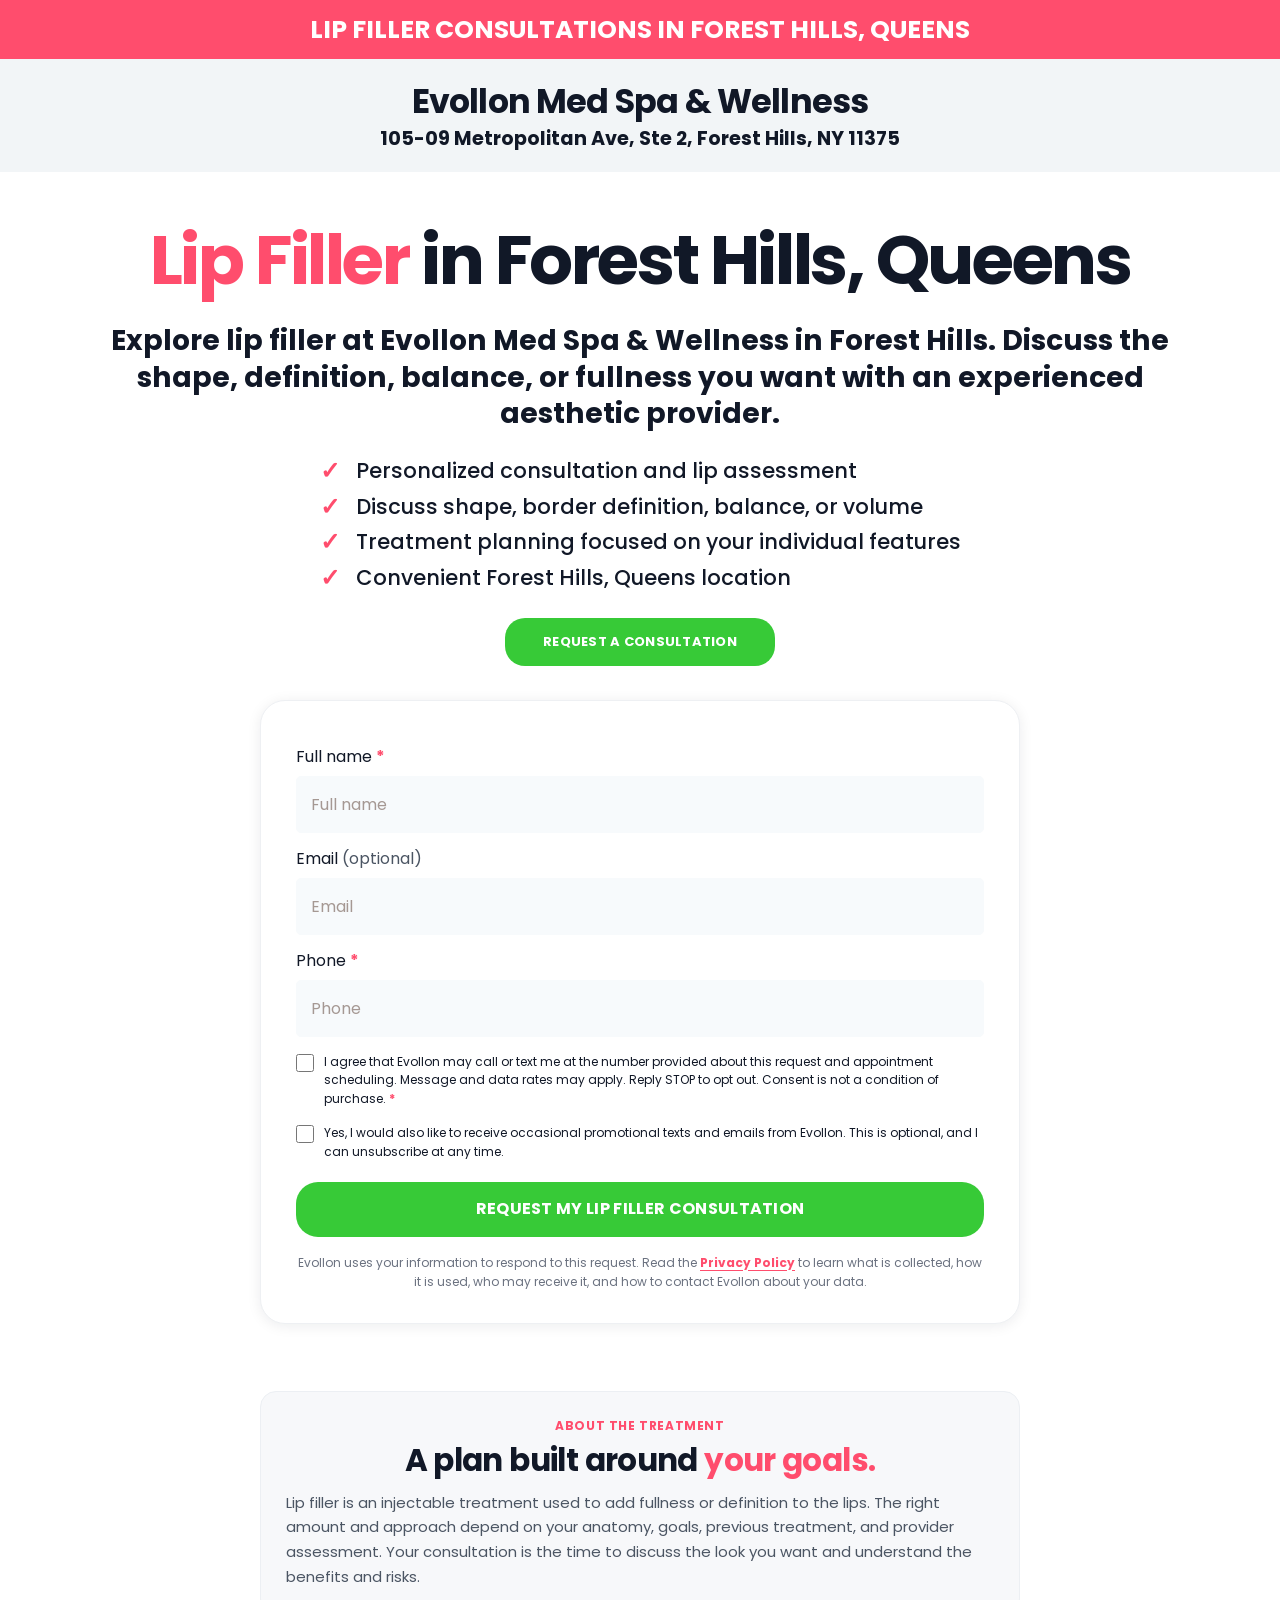
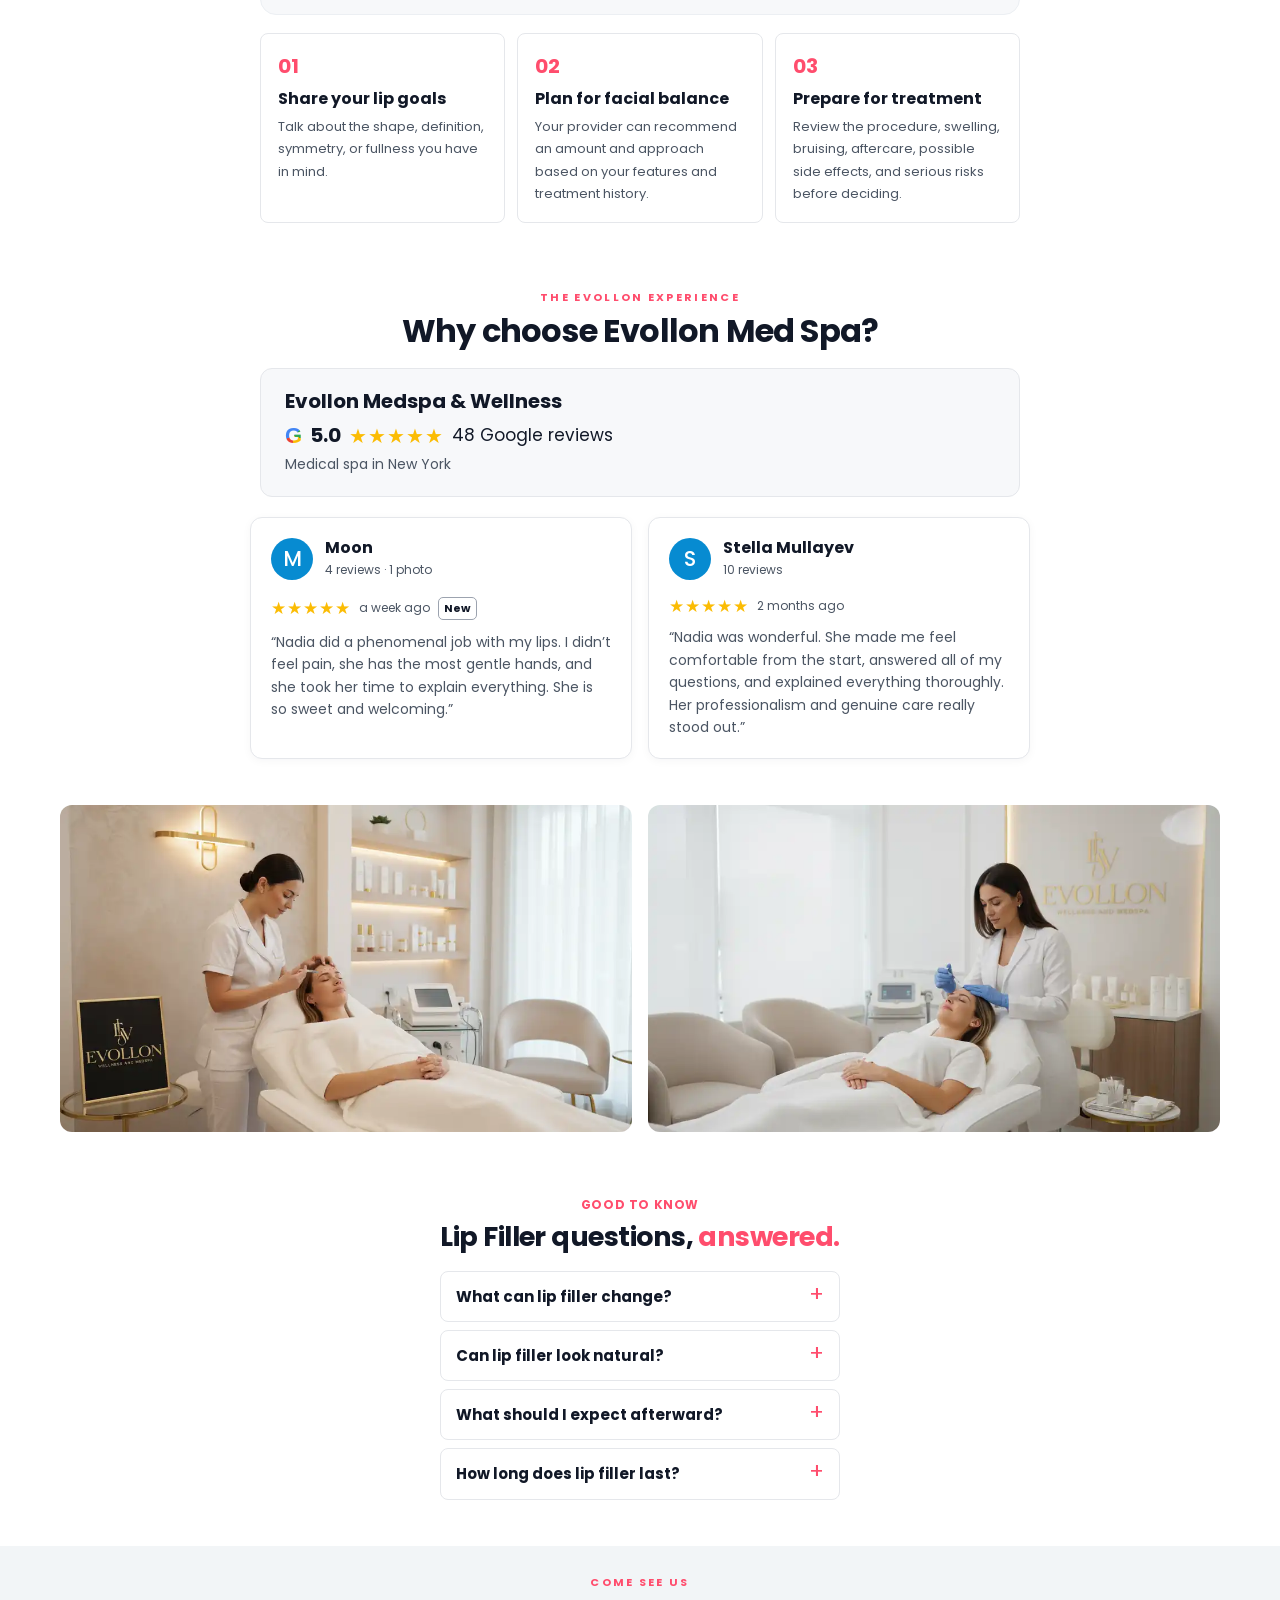
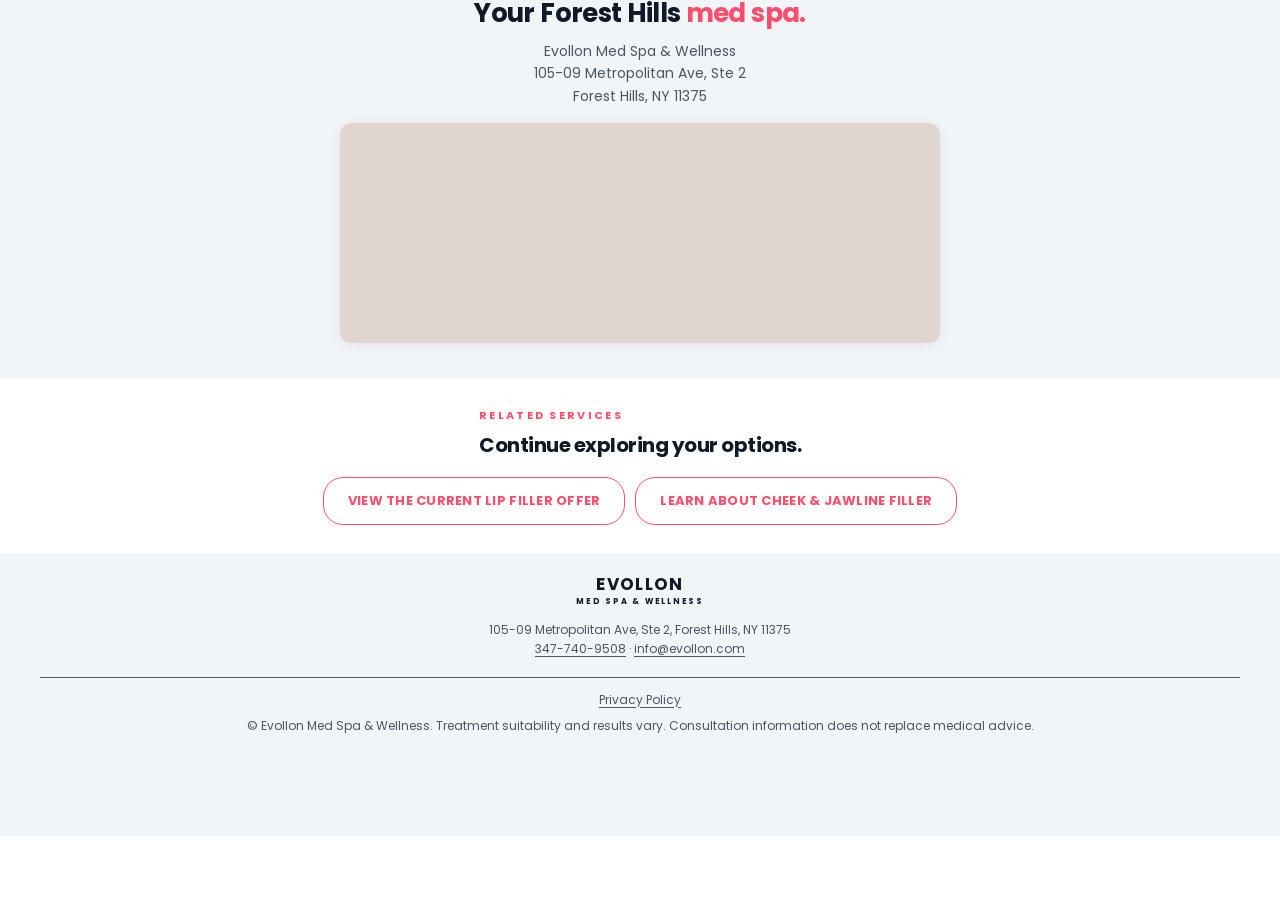
<file: lip-filler/index.html>
<!doctype html>
<html lang="en">
<head>
  <meta charset="utf-8">
  <meta name="viewport" content="width=device-width, initial-scale=1">
  <meta name="theme-color" content="#f8f2ee">
  <meta name="description" content="Explore Lip Filler at Evollon Med Spa &amp; Wellness in Forest Hills, Queens. Request a personalized consultation.">
  <link rel="canonical" href="https://evollon.onlynearyou.com/lip-filler/">
  <title>Lip Filler in Forest Hills, Queens | Evollon Med Spa</title>
  <link rel="preconnect" href="https://fonts.googleapis.com">
  <link rel="preconnect" href="https://fonts.gstatic.com" crossorigin>
  <link href="https://fonts.googleapis.com/css2?family=Poppins:ital,wght@0,400;0,500;0,600;0,700;1,400;1,700&amp;display=swap" rel="stylesheet">
  <link rel="stylesheet" href="../styles.css">
  <script src="../site.js" defer></script>
  <!-- Meta Pixel Code -->
  <script>
  !function(f,b,e,v,n,t,s)
  {if(f.fbq)return;n=f.fbq=function(){n.callMethod?
  n.callMethod.apply(n,arguments):n.queue.push(arguments)};
  if(!f._fbq)f._fbq=n;n.push=n;n.loaded=!0;n.version='2.0';
  n.queue=[];t=b.createElement(e);t.async=!0;
  t.src=v;s=b.getElementsByTagName(e)[0];
  s.parentNode.insertBefore(t,s)}(window,document,'script',
  'https://connect.facebook.net/en_US/fbevents.js');
  fbq('init','1474880180835813');
  fbq('track','PageView');
  </script>
  <noscript><img height="1" width="1" style="display:none" alt="" src="https://www.facebook.com/tr?id=1474880180835813&amp;ev=PageView&amp;noscript=1"></noscript>
  <!-- End Meta Pixel Code -->
</head>
<body data-treatment="aesthetics" data-page="service">
  <div class="announcement">Lip Filler Consultations in Forest Hills, Queens</div>
  <header class="site-header wrap"><div class="wordmark">Evollon Med Spa &amp; Wellness</div><div class="header-address">105-09 Metropolitan Ave, Ste 2, Forest Hills, NY 11375</div></header>
  <main>
    <section class="hero aesthetics-hero"><div class="hero-inner wrap"><div class="hero-copy">
      <div class="eyebrow"><span class="line"></span> Shape and definition, on your terms</div>
      <h1><em>Lip Filler</em> in Forest Hills, Queens</h1>
      <p class="intro">Explore lip filler at Evollon Med Spa &amp; Wellness in Forest Hills. Discuss the shape, definition, balance, or fullness you want with an experienced aesthetic provider.</p>
      <ul class="check-list">
            <li>Personalized consultation and lip assessment</li>
            <li>Discuss shape, border definition, balance, or volume</li>
            <li>Treatment planning focused on your individual features</li>
            <li>Convenient Forest Hills, Queens location</li>
      </ul>
      <div class="hero-actions"><a class="button button-primary" href="#lead-form">Request a consultation</a></div>
    </div></div></section>

    <section class="consult-section" id="consultation"><div class="wrap consult-grid"><div class="consult-copy"><div class="eyebrow">LET'S TALK</div><h2>Start with a <em>personal consultation.</em></h2><p>Tell us what you would like to discuss. An Evollon team member will follow up about your goals and consultation options.</p><div class="contact-line"><span aria-hidden="true">⌖</span><div><strong>Visit us in Forest Hills</strong><br>105-09 Metropolitan Ave, Ste 2<br>Forest Hills, NY 11375<br><a href="tel:+13477409508">347-740-9508</a> · <a href="mailto:info@evollon.com">info@evollon.com</a></div></div></div>
      <form class="form-card" id="lead-form" name="search-lip-filler-lead" method="POST" data-netlify="true" aria-label="Request a Lip Filler consultation">
        <input type="hidden" name="form-name" value="search-lip-filler-lead"><input type="hidden" name="treatment" value="Lip Filler Consultation">
        <div class="form-title">Request a consultation<span>We'll help you take the next step.</span></div>
        <label for="full-name">Full name <span class="required">*</span></label><input id="full-name" name="name" autocomplete="name" required placeholder="Full name">
        <label for="email">Email <span class="optional">(optional)</span></label><input id="email" name="email" type="email" autocomplete="email" placeholder="Email">
        <label for="phone">Phone <span class="required">*</span></label><input id="phone" name="phone" type="tel" autocomplete="tel" inputmode="tel" required placeholder="Phone">
        <label class="consent-option" for="contact-consent"><input id="contact-consent" name="contact-consent" type="checkbox" value="Agreed" required><span>I agree that Evollon may call or text me at the number provided about this request and appointment scheduling. Message and data rates may apply. Reply STOP to opt out. Consent is not a condition of purchase. <span class="required">*</span></span></label>
        <label class="consent-option" for="marketing-consent"><input id="marketing-consent" name="marketing-consent" type="checkbox" value="Agreed"><span>Yes, I would also like to receive occasional promotional texts and emails from Evollon. This is optional, and I can unsubscribe at any time.</span></label>
        <button class="button button-primary submit" type="submit">Request my Lip Filler consultation</button>
        <p class="form-fine">Evollon uses your information to respond to this request. Read the <a href="https://evollon.com/privacy-policy/" target="_blank" rel="noopener noreferrer">Privacy Policy</a> to learn what is collected, how it is used, who may receive it, and how to contact Evollon about your data.</p><div class="form-result" id="form-result" role="alert" hidden></div>
      </form>
    </div></section>

    <section class="content-section service-focus wrap"><div class="section-heading"><div class="eyebrow">ABOUT THE TREATMENT</div><h2>A plan built around <em>your goals.</em></h2><p>Lip filler is an injectable treatment used to add fullness or definition to the lips. The right amount and approach depend on your anatomy, goals, previous treatment, and provider assessment. Your consultation is the time to discuss the look you want and understand the benefits and risks.</p></div><div class="steps">
        <article class="step"><span>01</span><h3>Share your lip goals</h3><p>Talk about the shape, definition, symmetry, or fullness you have in mind.</p></article>
        <article class="step"><span>02</span><h3>Plan for facial balance</h3><p>Your provider can recommend an amount and approach based on your features and treatment history.</p></article>
        <article class="step"><span>03</span><h3>Prepare for treatment</h3><p>Review the procedure, swelling, bruising, aftercare, possible side effects, and serious risks before deciding.</p></article>
    </div></section>

    <section class="trust-section"><div class="wrap trust-wrap"><div class="trust-heading"><div class="eyebrow">THE EVOLLON EXPERIENCE</div><h2>Why choose Evollon Med Spa?</h2><div class="google-profile"><div class="google-profile-top"><strong>Evollon Medspa &amp; Wellness</strong></div><div><span class="google-g" aria-label="Google">G</span><b>5.0</b> <span class="stars" aria-label="5 out of 5 stars">★★★★★</span> <span>48 Google reviews</span></div><small>Medical spa in New York</small></div></div><div class="review-grid"><article class="review-card"><div class="review-head"><span class="review-avatar blue">M</span><div><strong>Moon</strong><small>4 reviews · 1 photo</small></div></div><div class="review-meta"><span class="stars" aria-label="5 out of 5 stars">★★★★★</span><span>a week ago</span><b>New</b></div><p>“Nadia did a phenomenal job with my lips. I didn’t feel pain, she has the most gentle hands, and she took her time to explain everything. She is so sweet and welcoming.”</p></article><article class="review-card"><div class="review-head"><span class="review-avatar blue">S</span><div><strong>Stella Mullayev</strong><small>10 reviews</small></div></div><div class="review-meta"><span class="stars" aria-label="5 out of 5 stars">★★★★★</span><span>2 months ago</span></div><p>“Nadia was wonderful. She made me feel comfortable from the start, answered all of my questions, and explained everything thoroughly. Her professionalism and genuine care really stood out.”</p></article></div></div></section>

    <section class="evollon-gallery" aria-label="Evollon Med Spa treatment experience"><div class="wrap gallery-wrap"><img src="../assets/evollon-treatment.webp" alt="Evollon Med Spa provider providing an aesthetic treatment" width="1100" height="629" loading="lazy"><img src="../assets/evollon-wellness.webp" alt="Evollon Med Spa provider attending to a client in a treatment room" width="1100" height="629" loading="lazy"></div></section>

    <section class="faq-section wrap"><div class="section-heading"><div class="eyebrow">GOOD TO KNOW</div><h2>Lip Filler questions, <em>answered.</em></h2></div><div class="faq-list">
        <details><summary>What can lip filler change?</summary><div class="answer">Lip filler may add shape, border definition, balance, or fullness. Your provider can explain what may be realistic for your anatomy and goals.</div></details>
        <details><summary>Can lip filler look natural?</summary><div class="answer">A subtle result may be possible depending on your starting features, the treatment plan, and how your body responds. Explain the look you prefer during consultation.</div></details>
        <details><summary>What should I expect afterward?</summary><div class="answer">Tenderness, swelling, firmness, and bruising are common after treatment and usually improve with time. Your provider will explain aftercare and when to seek urgent help.</div></details>
        <details><summary>How long does lip filler last?</summary><div class="answer">Duration varies by person, product type, amount, and metabolism. Your provider can explain expected timing without guaranteeing a specific duration.</div></details>
    </div></section>

    <section class="visit-section"><div class="wrap visit-grid"><div><div class="eyebrow">COME SEE US</div><h2>Your Forest Hills <em>med spa.</em></h2><p>Evollon Med Spa &amp; Wellness<br>105-09 Metropolitan Ave, Ste 2<br>Forest Hills, NY 11375</p></div><div class="map-frame"><iframe title="Map to Evollon Med Spa in Forest Hills" src="https://www.google.com/maps?q=105-09%20Metropolitan%20Ave%20Ste%202%2C%20Forest%20Hills%2C%20NY%2011375&amp;output=embed" loading="lazy" referrerpolicy="no-referrer-when-downgrade"></iframe></div></div></section>

    <section class="other-treatment related-services wrap"><div><div class="eyebrow">RELATED SERVICES</div><h2>Continue exploring your options.</h2></div><div class="related-links"><a class="button button-outline" href="../lip-filler.html">View the current lip filler offer</a><a class="button button-outline" href="../cheek-jawline-filler/">Learn about cheek &amp; jawline filler</a></div></section>
  </main>
  <footer><div class="wrap footer-inner"><div><span class="wordmark">EVOLLON <small>MED SPA &amp; WELLNESS</small></span><p>105-09 Metropolitan Ave, Ste 2, Forest Hills, NY 11375<br><a href="tel:+13477409508">347-740-9508</a> · <a href="mailto:info@evollon.com">info@evollon.com</a></p></div></div><div class="wrap footer-bottom"><a href="https://evollon.com/privacy-policy/" target="_blank" rel="noopener noreferrer">Privacy Policy</a><br>© Evollon Med Spa &amp; Wellness. Treatment suitability and results vary. Consultation information does not replace medical advice.</div></footer>
  <dialog class="thanks-dialog" id="thanks-dialog" aria-labelledby="thanks-title" aria-describedby="thanks-message"><h2 id="thanks-title">Thanks—your request has been received.</h2><p id="thanks-message">An Evollon team member will call or text you, usually within one business day. For immediate assistance, call <a href="tel:+13477409508">347-740-9508</a>.</p><button class="button button-primary" id="thanks-close" type="button">Close</button></dialog>
  <div class="sticky-cta is-hidden" id="sticky-cta"><a class="sticky-offer" href="#lead-form"><b>Request a Lip Filler Consultation</b><small>Personalized care in Forest Hills, Queens</small></a></div>
</body>
</html>
</file>
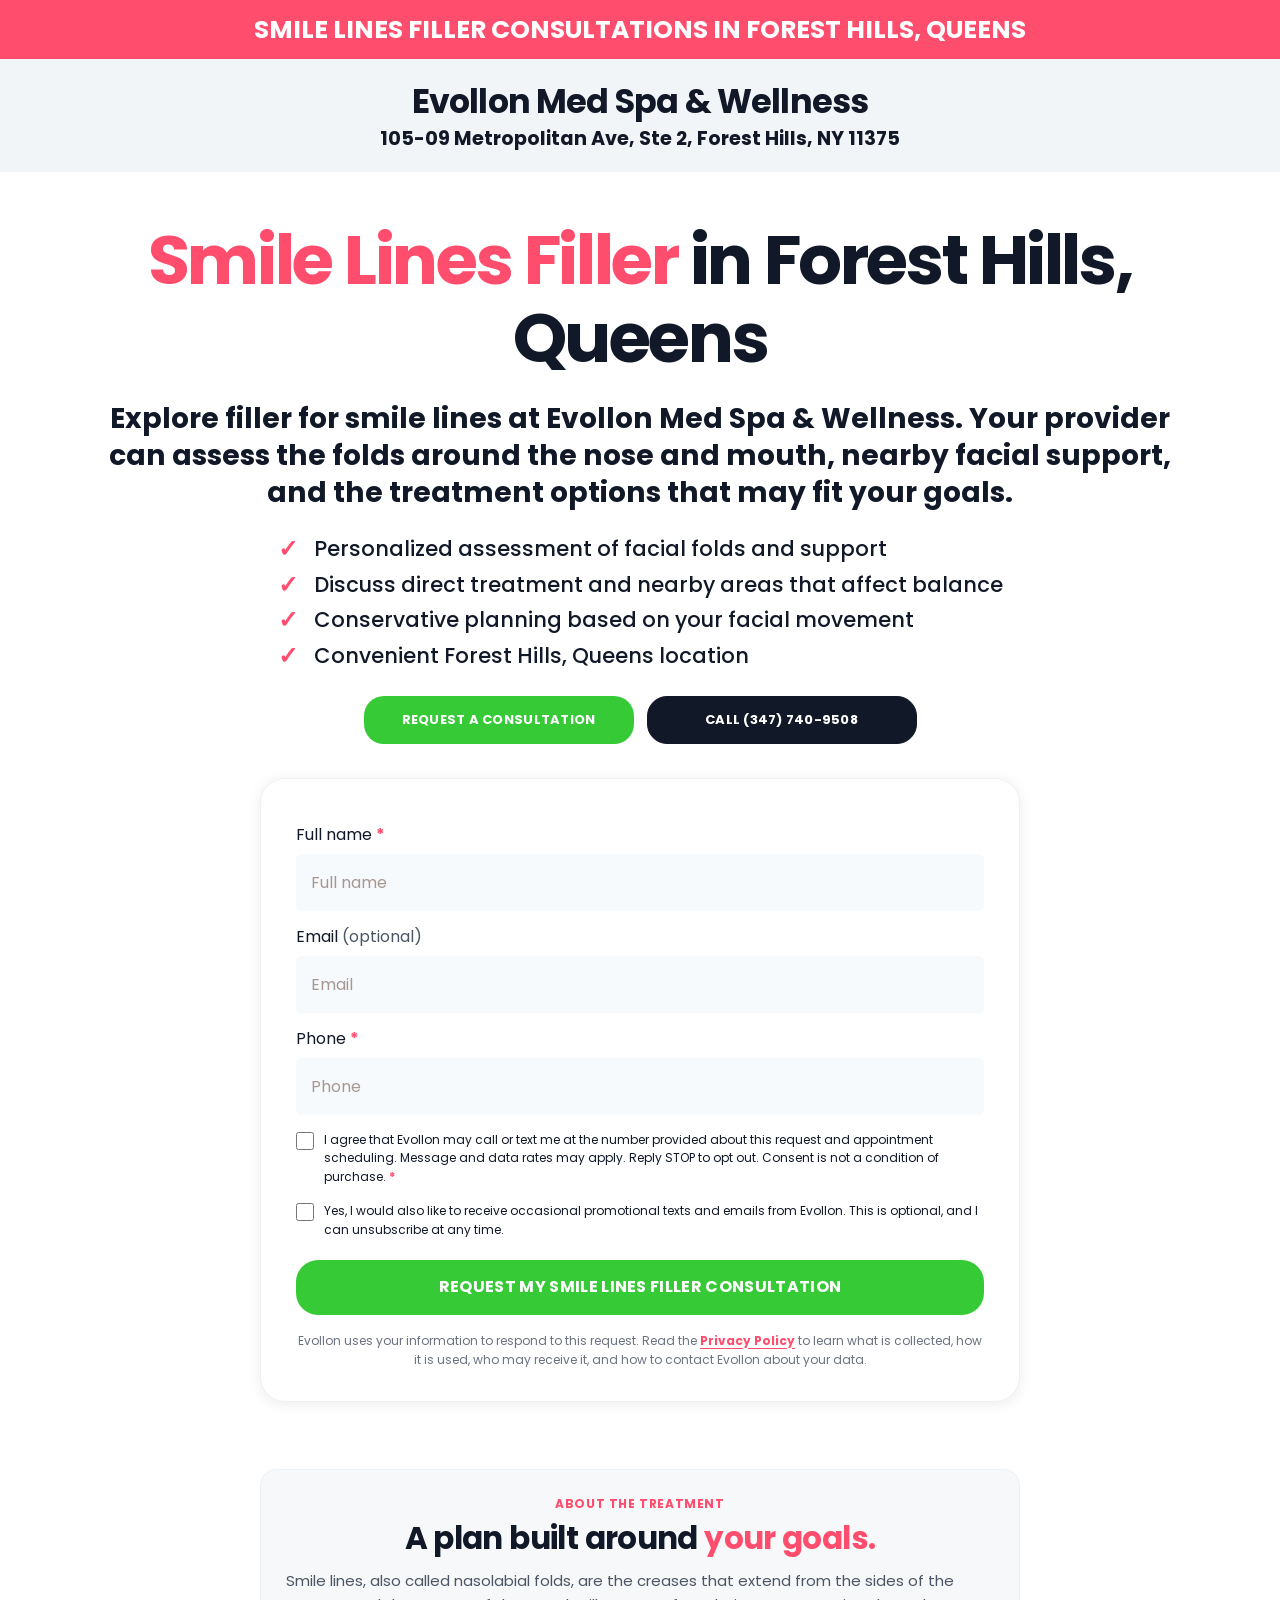
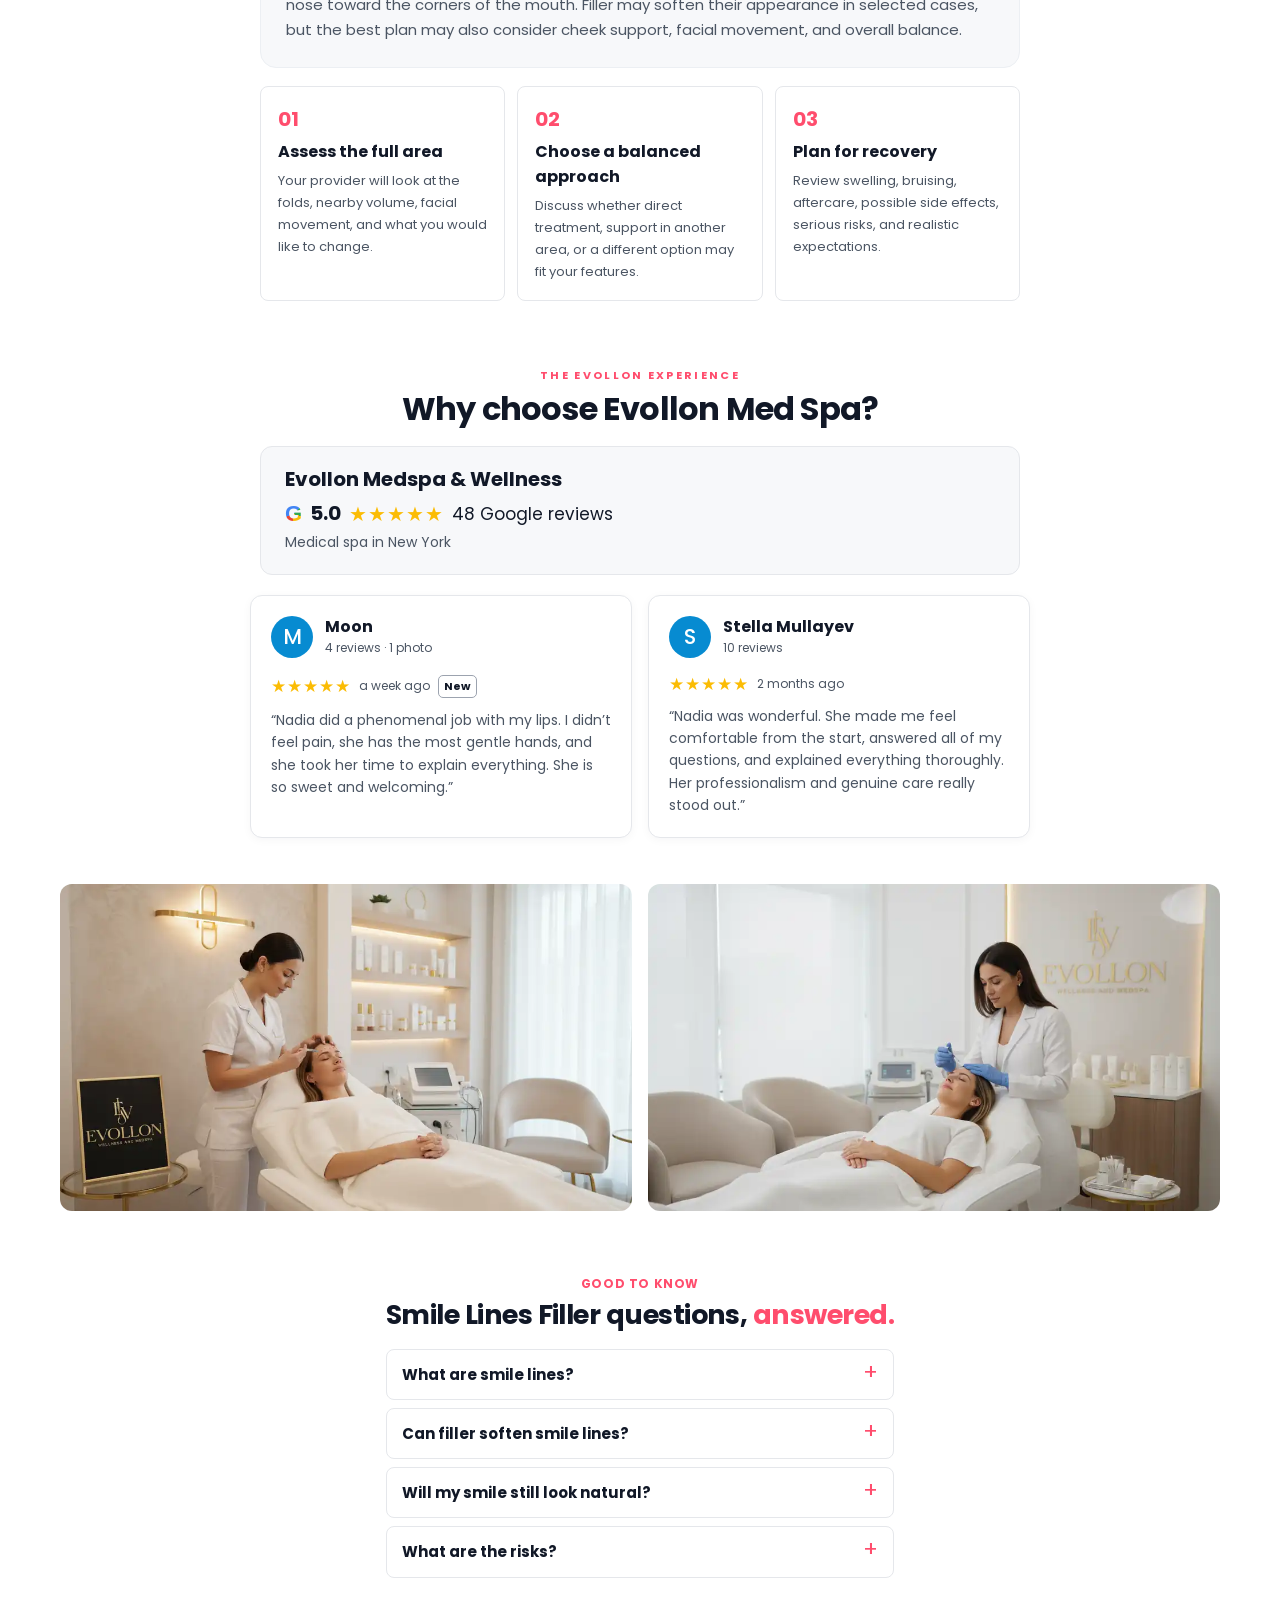
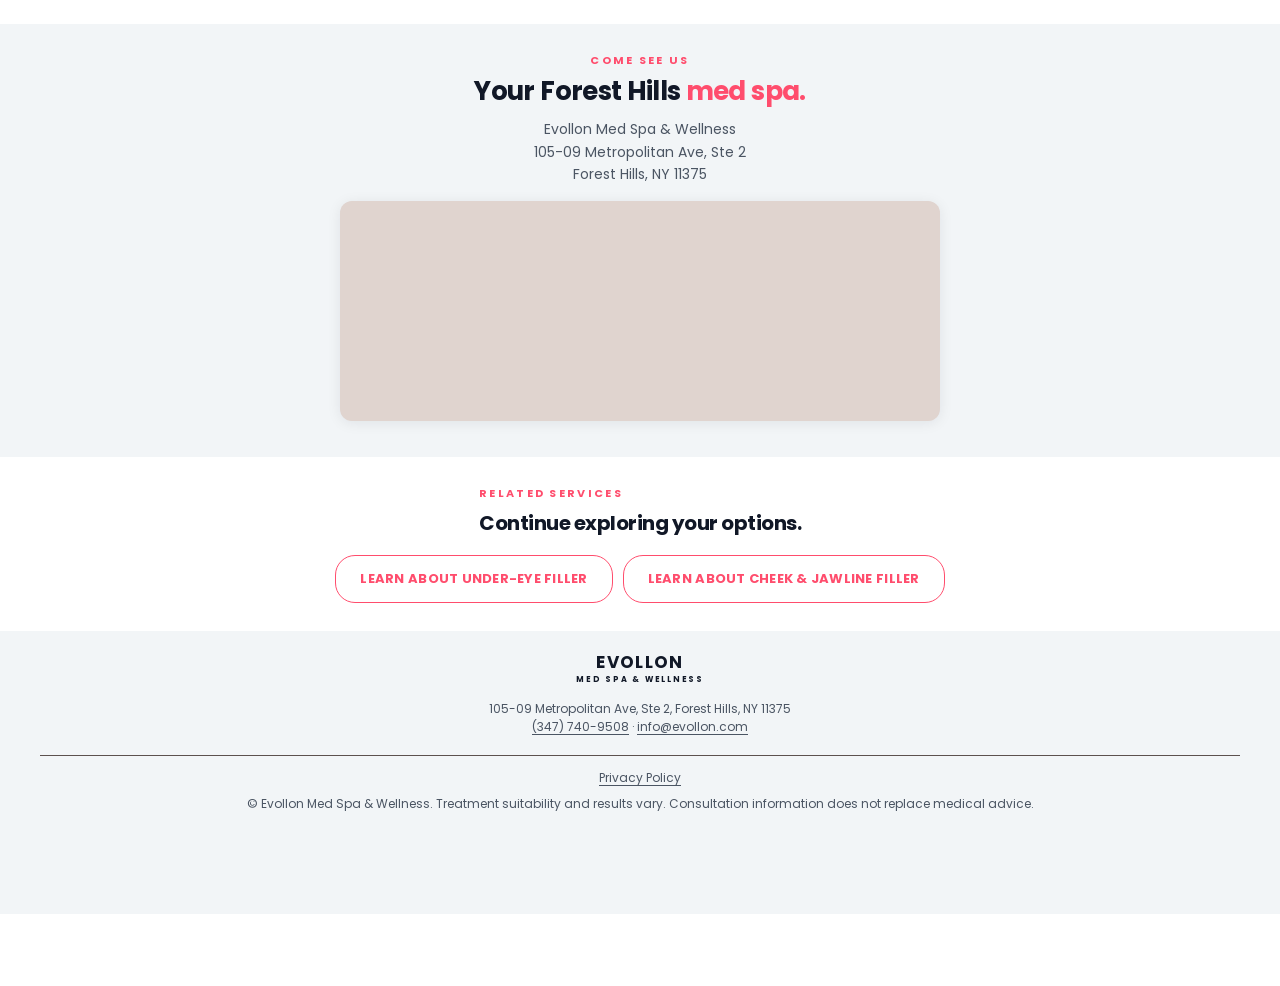
<file: smile-lines-filler/index.html>
<!doctype html>
<html lang="en">
<head>
  <meta charset="utf-8">
  <meta name="viewport" content="width=device-width, initial-scale=1">
  <meta name="theme-color" content="#f8f2ee">
  <meta name="description" content="Explore Smile Lines Filler at Evollon Med Spa &amp; Wellness in Forest Hills, Queens. Request a personalized consultation.">
  <link rel="canonical" href="https://evollon.onlynearyou.com/smile-lines-filler/">
  <title>Smile Lines Filler in Forest Hills, Queens | Evollon Med Spa</title>
  <link rel="preconnect" href="https://fonts.googleapis.com">
  <link rel="preconnect" href="https://fonts.gstatic.com" crossorigin>
  <link href="https://fonts.googleapis.com/css2?family=Poppins:ital,wght@0,400;0,500;0,600;0,700;1,400;1,700&amp;display=swap" rel="stylesheet">
  <link rel="stylesheet" href="../styles.css">
  <script src="../site.js" defer></script>
  <!-- Google Tag Manager -->
  <script>(function(w,d,s,l,i){w[l]=w[l]||[];w[l].push({'gtm.start':
  new Date().getTime(),event:'gtm.js'});var f=d.getElementsByTagName(s)[0],
  j=d.createElement(s),dl=l!='dataLayer'?'&l='+l:'';j.async=true;j.src=
  'https://www.googletagmanager.com/gtm.js?id='+i+dl;f.parentNode.insertBefore(j,f);
  })(window,document,'script','dataLayer','GTM-W4987RVB');</script>
  <!-- End Google Tag Manager -->
  <script>
  window.dataLayer=window.dataLayer||[];
  window.gtag=window.gtag||function(){window.dataLayer.push(arguments);};
  gtag('config','AW-18426796196/Zl9KCL3qyaIdEKSxytJE',{
    'phone_conversion_number':'(347) 740-9508'
  });
  </script>
  <!-- Meta Pixel Code -->
  <script>
  !function(f,b,e,v,n,t,s)
  {if(f.fbq)return;n=f.fbq=function(){n.callMethod?
  n.callMethod.apply(n,arguments):n.queue.push(arguments)};
  if(!f._fbq)f._fbq=n;n.push=n;n.loaded=!0;n.version='2.0';
  n.queue=[];t=b.createElement(e);t.async=!0;
  t.src=v;s=b.getElementsByTagName(e)[0];
  s.parentNode.insertBefore(t,s)}(window,document,'script',
  'https://connect.facebook.net/en_US/fbevents.js');
  fbq('init','1474880180835813');
  fbq('track','PageView');
  </script>
  <noscript><img height="1" width="1" style="display:none" alt="" src="https://www.facebook.com/tr?id=1474880180835813&amp;ev=PageView&amp;noscript=1"></noscript>
  <!-- End Meta Pixel Code -->
</head>
<body data-treatment="aesthetics" data-page="service">
  <!-- Google Tag Manager (noscript) -->
  <noscript><iframe src="https://www.googletagmanager.com/ns.html?id=GTM-W4987RVB" height="0" width="0" style="display:none;visibility:hidden" title="Google Tag Manager"></iframe></noscript>
  <!-- End Google Tag Manager (noscript) -->
  <div class="announcement">Smile Lines Filler Consultations in Forest Hills, Queens</div>
  <header class="site-header wrap"><div class="wordmark">Evollon Med Spa &amp; Wellness</div><div class="header-address">105-09 Metropolitan Ave, Ste 2, Forest Hills, NY 11375</div></header>
  <main>
    <section class="hero aesthetics-hero"><div class="hero-inner wrap"><div class="hero-copy">
      <div class="eyebrow"><span class="line"></span> Support and balance around the smile</div>
      <h1><em>Smile Lines Filler</em> in Forest Hills, Queens</h1>
      <p class="intro">Explore filler for smile lines at Evollon Med Spa &amp; Wellness. Your provider can assess the folds around the nose and mouth, nearby facial support, and the treatment options that may fit your goals.</p>
      <ul class="check-list">
            <li>Personalized assessment of facial folds and support</li>
            <li>Discuss direct treatment and nearby areas that affect balance</li>
            <li>Conservative planning based on your facial movement</li>
            <li>Convenient Forest Hills, Queens location</li>
      </ul>
      <div class="hero-actions">
        <a class="button button-primary" href="#lead-form">Request a consultation</a>
        <a class="button button-call" href="tel:+13477409508" aria-label="Call Evollon at (347) 740-9508" onclick="gtag('event','conversion',{'send_to':'AW-18426796196/Zl9KCL3qyaIdEKSxytJE'})">Call (347) 740-9508</a>
      </div>
    </div></div></section>

    <section class="consult-section" id="consultation"><div class="wrap consult-grid"><div class="consult-copy"><div class="eyebrow">LET'S TALK</div><h2>Start with a <em>personal consultation.</em></h2><p>Tell us what you would like to discuss. An Evollon team member will follow up about your goals and consultation options.</p><div class="contact-line"><span aria-hidden="true">⌖</span><div><strong>Visit us in Forest Hills</strong><br>105-09 Metropolitan Ave, Ste 2<br>Forest Hills, NY 11375<br><a href="tel:+13477409508" onclick="gtag('event','conversion',{'send_to':'AW-18426796196/Zl9KCL3qyaIdEKSxytJE'})">(347) 740-9508</a> · <a href="mailto:info@evollon.com">info@evollon.com</a></div></div></div>
      <form class="form-card" id="lead-form" name="search-smile-lines-filler-lead" method="POST" data-netlify="true" aria-label="Request a Smile Lines Filler consultation">
        <input type="hidden" name="form-name" value="search-smile-lines-filler-lead"><input type="hidden" name="treatment" value="Smile Lines Filler Consultation">
        <div class="form-title">Request a consultation<span>We'll help you take the next step.</span></div>
        <label for="full-name">Full name <span class="required">*</span></label><input id="full-name" name="name" autocomplete="name" required placeholder="Full name">
        <label for="email">Email <span class="optional">(optional)</span></label><input id="email" name="email" type="email" autocomplete="email" placeholder="Email">
        <label for="phone">Phone <span class="required">*</span></label><input id="phone" name="phone" type="tel" autocomplete="tel" inputmode="tel" required placeholder="Phone">
        <label class="consent-option" for="contact-consent"><input id="contact-consent" name="contact-consent" type="checkbox" value="Agreed" required><span>I agree that Evollon may call or text me at the number provided about this request and appointment scheduling. Message and data rates may apply. Reply STOP to opt out. Consent is not a condition of purchase. <span class="required">*</span></span></label>
        <label class="consent-option" for="marketing-consent"><input id="marketing-consent" name="marketing-consent" type="checkbox" value="Agreed"><span>Yes, I would also like to receive occasional promotional texts and emails from Evollon. This is optional, and I can unsubscribe at any time.</span></label>
        <button class="button button-primary submit" type="submit">Request my Smile Lines Filler consultation</button>
        <p class="form-fine">Evollon uses your information to respond to this request. Read the <a href="https://evollon.com/privacy-policy/" target="_blank" rel="noopener noreferrer">Privacy Policy</a> to learn what is collected, how it is used, who may receive it, and how to contact Evollon about your data.</p><div class="form-result" id="form-result" role="alert" hidden></div>
      </form>
    </div></section>

    <section class="content-section service-focus wrap"><div class="section-heading"><div class="eyebrow">ABOUT THE TREATMENT</div><h2>A plan built around <em>your goals.</em></h2><p>Smile lines, also called nasolabial folds, are the creases that extend from the sides of the nose toward the corners of the mouth. Filler may soften their appearance in selected cases, but the best plan may also consider cheek support, facial movement, and overall balance.</p></div><div class="steps">
        <article class="step"><span>01</span><h3>Assess the full area</h3><p>Your provider will look at the folds, nearby volume, facial movement, and what you would like to change.</p></article>
        <article class="step"><span>02</span><h3>Choose a balanced approach</h3><p>Discuss whether direct treatment, support in another area, or a different option may fit your features.</p></article>
        <article class="step"><span>03</span><h3>Plan for recovery</h3><p>Review swelling, bruising, aftercare, possible side effects, serious risks, and realistic expectations.</p></article>
    </div></section>

    <section class="trust-section"><div class="wrap trust-wrap"><div class="trust-heading"><div class="eyebrow">THE EVOLLON EXPERIENCE</div><h2>Why choose Evollon Med Spa?</h2><div class="google-profile"><div class="google-profile-top"><strong>Evollon Medspa &amp; Wellness</strong></div><div><span class="google-g" aria-label="Google">G</span><b>5.0</b> <span class="stars" aria-label="5 out of 5 stars">★★★★★</span> <span>48 Google reviews</span></div><small>Medical spa in New York</small></div></div><div class="review-grid"><article class="review-card"><div class="review-head"><span class="review-avatar blue">M</span><div><strong>Moon</strong><small>4 reviews · 1 photo</small></div></div><div class="review-meta"><span class="stars" aria-label="5 out of 5 stars">★★★★★</span><span>a week ago</span><b>New</b></div><p>“Nadia did a phenomenal job with my lips. I didn’t feel pain, she has the most gentle hands, and she took her time to explain everything. She is so sweet and welcoming.”</p></article><article class="review-card"><div class="review-head"><span class="review-avatar blue">S</span><div><strong>Stella Mullayev</strong><small>10 reviews</small></div></div><div class="review-meta"><span class="stars" aria-label="5 out of 5 stars">★★★★★</span><span>2 months ago</span></div><p>“Nadia was wonderful. She made me feel comfortable from the start, answered all of my questions, and explained everything thoroughly. Her professionalism and genuine care really stood out.”</p></article></div></div></section>

    <section class="evollon-gallery" aria-label="Evollon Med Spa treatment experience"><div class="wrap gallery-wrap"><img src="../assets/evollon-treatment.webp" alt="Evollon Med Spa provider providing an aesthetic treatment" width="1100" height="629" loading="lazy"><img src="../assets/evollon-wellness.webp" alt="Evollon Med Spa provider attending to a client in a treatment room" width="1100" height="629" loading="lazy"></div></section>

    <section class="faq-section wrap"><div class="section-heading"><div class="eyebrow">GOOD TO KNOW</div><h2>Smile Lines Filler questions, <em>answered.</em></h2></div><div class="faq-list">
        <details><summary>What are smile lines?</summary><div class="answer">Smile lines are the folds that run from the sides of the nose toward the corners of the mouth. They are a normal facial feature and may become more noticeable over time.</div></details>
        <details><summary>Can filler soften smile lines?</summary><div class="answer">Filler may soften selected folds by adding support or volume, but results depend on anatomy and the cause of the crease. Your provider will assess the surrounding face before recommending treatment.</div></details>
        <details><summary>Will my smile still look natural?</summary><div class="answer">The goal and amount of change are part of your consultation. Your provider can discuss a conservative plan designed around your facial movement and preferences.</div></details>
        <details><summary>What are the risks?</summary><div class="answer">Possible effects include tenderness, swelling, bruising, lumps, or asymmetry. Rare but serious blood-vessel complications can occur. Your provider will explain warning signs and aftercare.</div></details>
    </div></section>

    <section class="visit-section"><div class="wrap visit-grid"><div><div class="eyebrow">COME SEE US</div><h2>Your Forest Hills <em>med spa.</em></h2><p>Evollon Med Spa &amp; Wellness<br>105-09 Metropolitan Ave, Ste 2<br>Forest Hills, NY 11375</p></div><div class="map-frame"><iframe title="Map to Evollon Med Spa in Forest Hills" src="https://www.google.com/maps?q=105-09%20Metropolitan%20Ave%20Ste%202%2C%20Forest%20Hills%2C%20NY%2011375&amp;output=embed" loading="lazy" referrerpolicy="no-referrer-when-downgrade"></iframe></div></div></section>

    <section class="other-treatment related-services wrap"><div><div class="eyebrow">RELATED SERVICES</div><h2>Continue exploring your options.</h2></div><div class="related-links"><a class="button button-outline" href="../under-eye-filler/">Learn about under-eye filler</a><a class="button button-outline" href="../cheek-jawline-filler/">Learn about cheek &amp; jawline filler</a></div></section>
  </main>
  <footer><div class="wrap footer-inner"><div><span class="wordmark">EVOLLON <small>MED SPA &amp; WELLNESS</small></span><p>105-09 Metropolitan Ave, Ste 2, Forest Hills, NY 11375<br><a href="tel:+13477409508" onclick="gtag('event','conversion',{'send_to':'AW-18426796196/Zl9KCL3qyaIdEKSxytJE'})">(347) 740-9508</a> · <a href="mailto:info@evollon.com">info@evollon.com</a></p></div></div><div class="wrap footer-bottom"><a href="https://evollon.com/privacy-policy/" target="_blank" rel="noopener noreferrer">Privacy Policy</a><br>© Evollon Med Spa &amp; Wellness. Treatment suitability and results vary. Consultation information does not replace medical advice.</div></footer>
  <dialog class="thanks-dialog" id="thanks-dialog" aria-labelledby="thanks-title" aria-describedby="thanks-message"><h2 id="thanks-title">Thanks—your request has been received.</h2><p id="thanks-message">An Evollon team member will call or text you, usually within one business day. For immediate assistance, call <a href="tel:+13477409508" onclick="gtag('event','conversion',{'send_to':'AW-18426796196/Zl9KCL3qyaIdEKSxytJE'})">(347) 740-9508</a>.</p><button class="button button-primary" id="thanks-close" type="button">Close</button></dialog>
  <div class="sticky-cta is-hidden" id="sticky-cta"><a class="sticky-offer" href="#lead-form"><b>Request a Smile Lines Filler Consultation</b><small>Personalized care in Forest Hills, Queens</small></a></div>
</body>
</html>
</file>
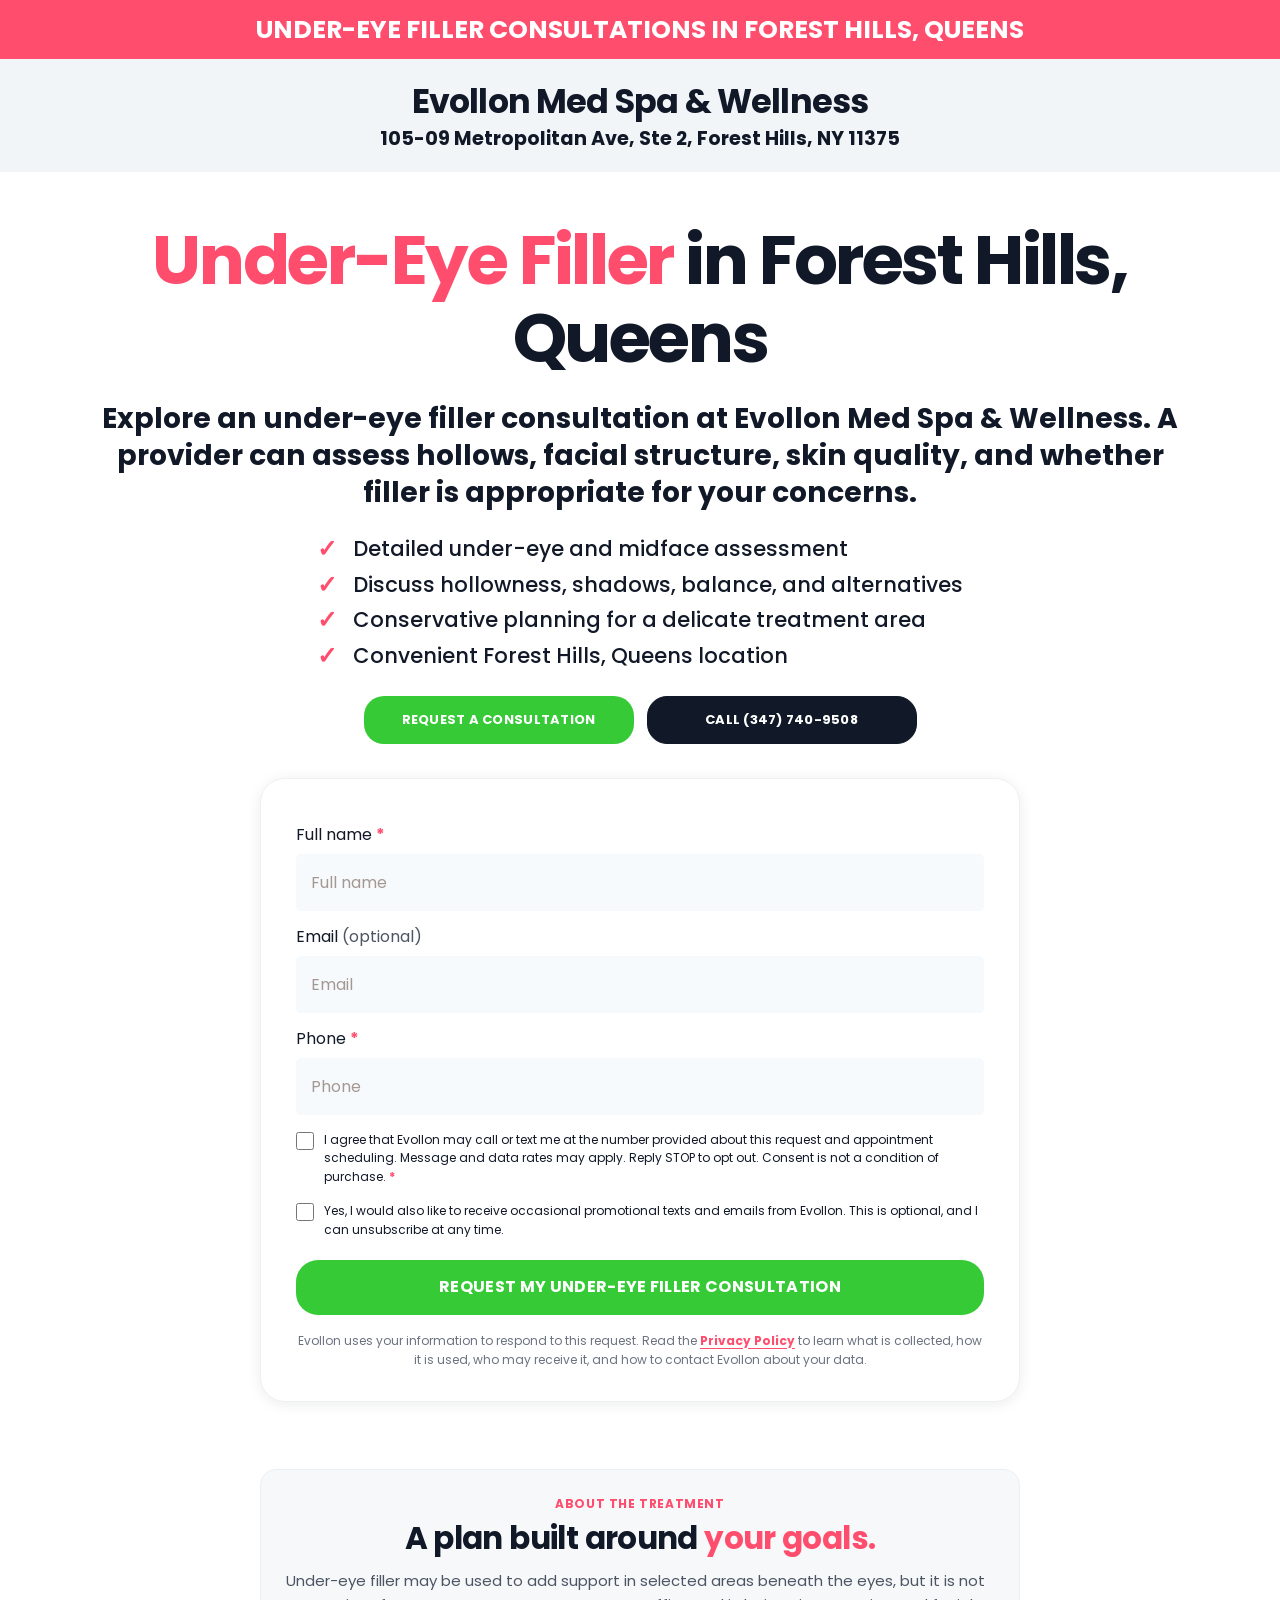
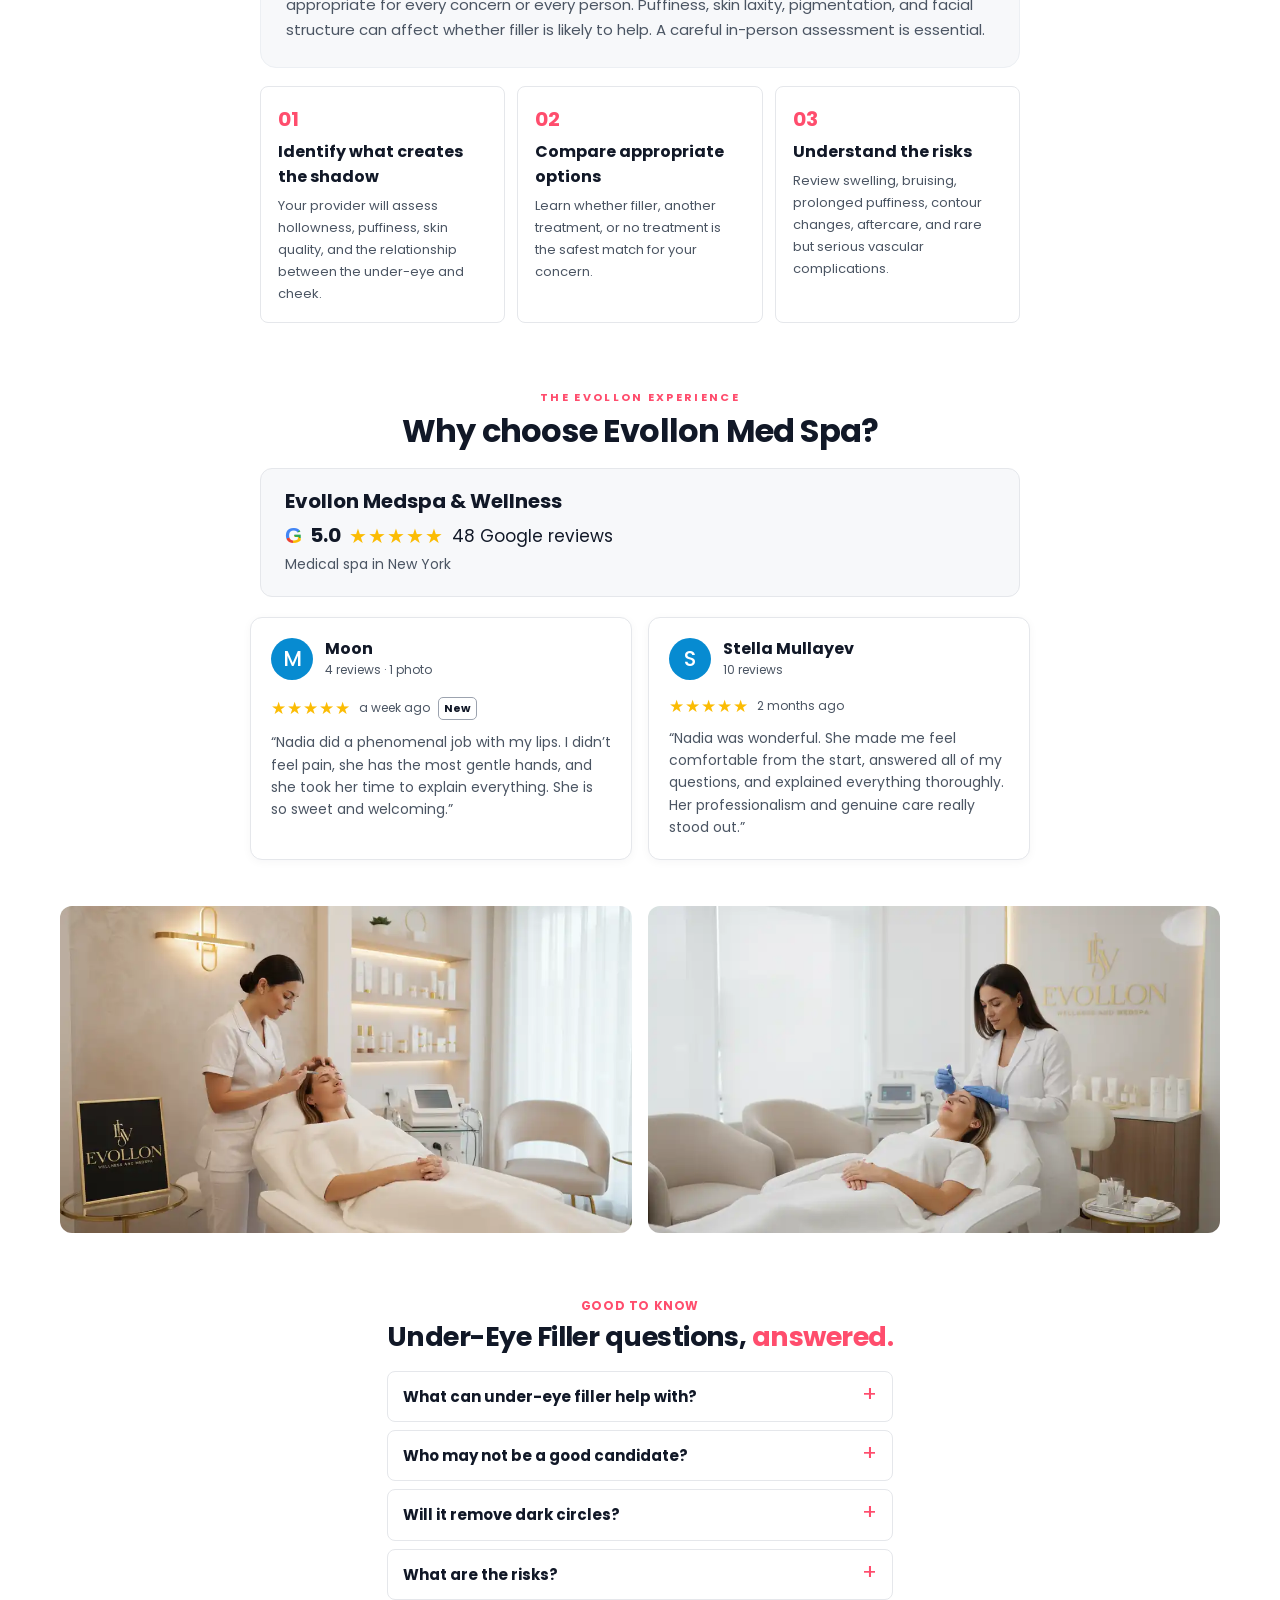
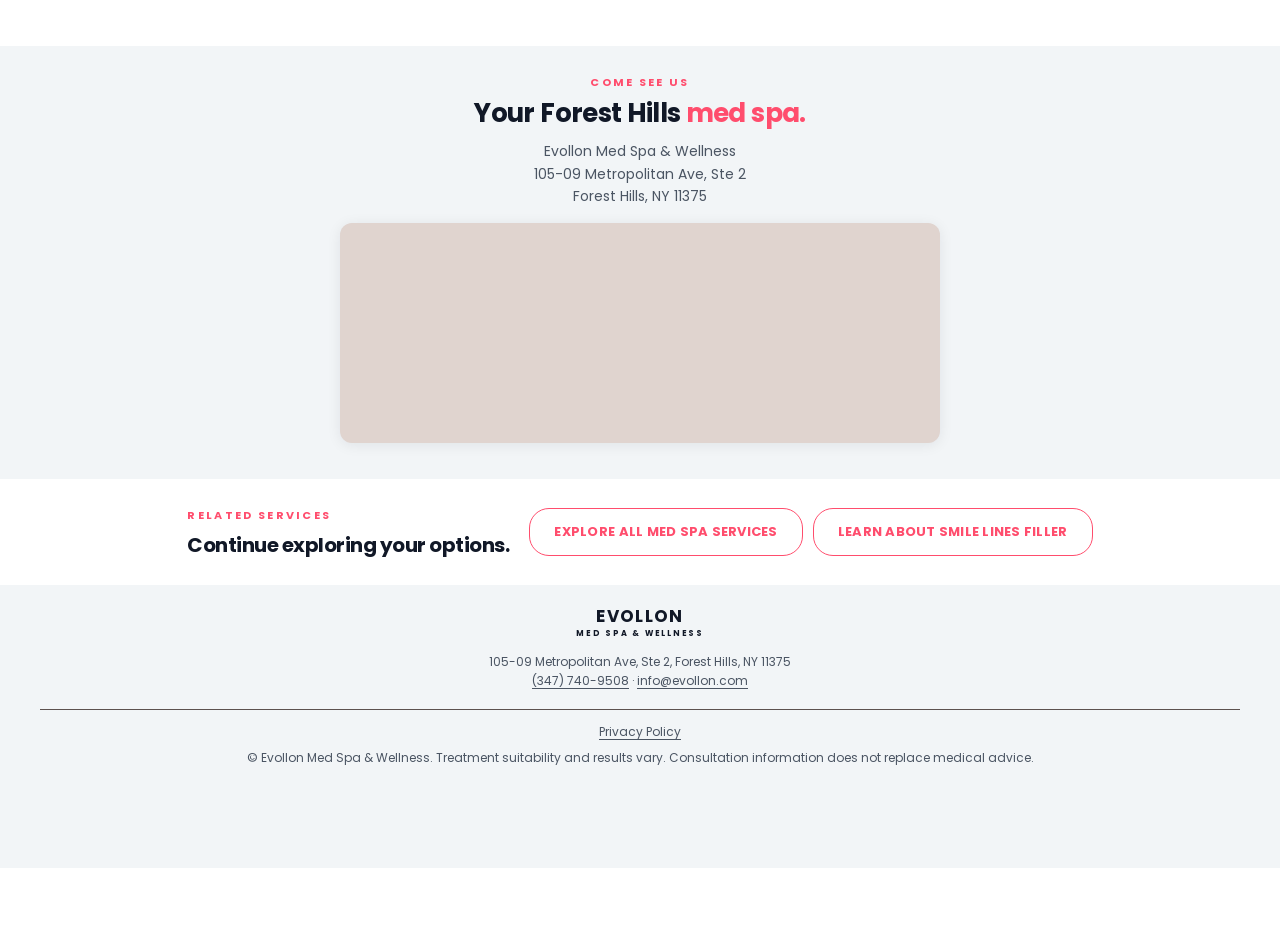
<file: under-eye-filler/index.html>
<!doctype html>
<html lang="en">
<head>
  <meta charset="utf-8">
  <meta name="viewport" content="width=device-width, initial-scale=1">
  <meta name="theme-color" content="#f8f2ee">
  <meta name="description" content="Explore Under-Eye Filler at Evollon Med Spa &amp; Wellness in Forest Hills, Queens. Request a personalized consultation.">
  <link rel="canonical" href="https://evollon.onlynearyou.com/under-eye-filler/">
  <title>Under-Eye Filler in Forest Hills, Queens | Evollon Med Spa</title>
  <link rel="preconnect" href="https://fonts.googleapis.com">
  <link rel="preconnect" href="https://fonts.gstatic.com" crossorigin>
  <link href="https://fonts.googleapis.com/css2?family=Poppins:ital,wght@0,400;0,500;0,600;0,700;1,400;1,700&amp;display=swap" rel="stylesheet">
  <link rel="stylesheet" href="../styles.css">
  <script src="../site.js" defer></script>
  <!-- Google Tag Manager -->
  <script>(function(w,d,s,l,i){w[l]=w[l]||[];w[l].push({'gtm.start':
  new Date().getTime(),event:'gtm.js'});var f=d.getElementsByTagName(s)[0],
  j=d.createElement(s),dl=l!='dataLayer'?'&l='+l:'';j.async=true;j.src=
  'https://www.googletagmanager.com/gtm.js?id='+i+dl;f.parentNode.insertBefore(j,f);
  })(window,document,'script','dataLayer','GTM-W4987RVB');</script>
  <!-- End Google Tag Manager -->
  <script>
  window.dataLayer=window.dataLayer||[];
  window.gtag=window.gtag||function(){window.dataLayer.push(arguments);};
  gtag('config','AW-18426796196/Zl9KCL3qyaIdEKSxytJE',{
    'phone_conversion_number':'(347) 740-9508'
  });
  </script>
  <!-- Meta Pixel Code -->
  <script>
  !function(f,b,e,v,n,t,s)
  {if(f.fbq)return;n=f.fbq=function(){n.callMethod?
  n.callMethod.apply(n,arguments):n.queue.push(arguments)};
  if(!f._fbq)f._fbq=n;n.push=n;n.loaded=!0;n.version='2.0';
  n.queue=[];t=b.createElement(e);t.async=!0;
  t.src=v;s=b.getElementsByTagName(e)[0];
  s.parentNode.insertBefore(t,s)}(window,document,'script',
  'https://connect.facebook.net/en_US/fbevents.js');
  fbq('init','1474880180835813');
  fbq('track','PageView');
  </script>
  <noscript><img height="1" width="1" style="display:none" alt="" src="https://www.facebook.com/tr?id=1474880180835813&amp;ev=PageView&amp;noscript=1"></noscript>
  <!-- End Meta Pixel Code -->
</head>
<body data-treatment="aesthetics" data-page="service">
  <!-- Google Tag Manager (noscript) -->
  <noscript><iframe src="https://www.googletagmanager.com/ns.html?id=GTM-W4987RVB" height="0" width="0" style="display:none;visibility:hidden" title="Google Tag Manager"></iframe></noscript>
  <!-- End Google Tag Manager (noscript) -->
  <div class="announcement">Under-Eye Filler Consultations in Forest Hills, Queens</div>
  <header class="site-header wrap"><div class="wordmark">Evollon Med Spa &amp; Wellness</div><div class="header-address">105-09 Metropolitan Ave, Ste 2, Forest Hills, NY 11375</div></header>
  <main>
    <section class="hero aesthetics-hero"><div class="hero-inner wrap"><div class="hero-copy">
      <div class="eyebrow"><span class="line"></span> A careful approach to the under-eye area</div>
      <h1><em>Under-Eye Filler</em> in Forest Hills, Queens</h1>
      <p class="intro">Explore an under-eye filler consultation at Evollon Med Spa &amp; Wellness. A provider can assess hollows, facial structure, skin quality, and whether filler is appropriate for your concerns.</p>
      <ul class="check-list">
            <li>Detailed under-eye and midface assessment</li>
            <li>Discuss hollowness, shadows, balance, and alternatives</li>
            <li>Conservative planning for a delicate treatment area</li>
            <li>Convenient Forest Hills, Queens location</li>
      </ul>
      <div class="hero-actions">
        <a class="button button-primary" href="#lead-form">Request a consultation</a>
        <a class="button button-call" href="tel:+13477409508" aria-label="Call Evollon at (347) 740-9508" onclick="gtag('event','conversion',{'send_to':'AW-18426796196/Zl9KCL3qyaIdEKSxytJE'})">Call (347) 740-9508</a>
      </div>
    </div></div></section>

    <section class="consult-section" id="consultation"><div class="wrap consult-grid"><div class="consult-copy"><div class="eyebrow">LET'S TALK</div><h2>Start with a <em>personal consultation.</em></h2><p>Tell us what you would like to discuss. An Evollon team member will follow up about your goals and consultation options.</p><div class="contact-line"><span aria-hidden="true">⌖</span><div><strong>Visit us in Forest Hills</strong><br>105-09 Metropolitan Ave, Ste 2<br>Forest Hills, NY 11375<br><a href="tel:+13477409508" onclick="gtag('event','conversion',{'send_to':'AW-18426796196/Zl9KCL3qyaIdEKSxytJE'})">(347) 740-9508</a> · <a href="mailto:info@evollon.com">info@evollon.com</a></div></div></div>
      <form class="form-card" id="lead-form" name="search-under-eye-filler-lead" method="POST" data-netlify="true" aria-label="Request a Under-Eye Filler consultation">
        <input type="hidden" name="form-name" value="search-under-eye-filler-lead"><input type="hidden" name="treatment" value="Under-Eye Filler Consultation">
        <div class="form-title">Request a consultation<span>We'll help you take the next step.</span></div>
        <label for="full-name">Full name <span class="required">*</span></label><input id="full-name" name="name" autocomplete="name" required placeholder="Full name">
        <label for="email">Email <span class="optional">(optional)</span></label><input id="email" name="email" type="email" autocomplete="email" placeholder="Email">
        <label for="phone">Phone <span class="required">*</span></label><input id="phone" name="phone" type="tel" autocomplete="tel" inputmode="tel" required placeholder="Phone">
        <label class="consent-option" for="contact-consent"><input id="contact-consent" name="contact-consent" type="checkbox" value="Agreed" required><span>I agree that Evollon may call or text me at the number provided about this request and appointment scheduling. Message and data rates may apply. Reply STOP to opt out. Consent is not a condition of purchase. <span class="required">*</span></span></label>
        <label class="consent-option" for="marketing-consent"><input id="marketing-consent" name="marketing-consent" type="checkbox" value="Agreed"><span>Yes, I would also like to receive occasional promotional texts and emails from Evollon. This is optional, and I can unsubscribe at any time.</span></label>
        <button class="button button-primary submit" type="submit">Request my Under-Eye Filler consultation</button>
        <p class="form-fine">Evollon uses your information to respond to this request. Read the <a href="https://evollon.com/privacy-policy/" target="_blank" rel="noopener noreferrer">Privacy Policy</a> to learn what is collected, how it is used, who may receive it, and how to contact Evollon about your data.</p><div class="form-result" id="form-result" role="alert" hidden></div>
      </form>
    </div></section>

    <section class="content-section service-focus wrap"><div class="section-heading"><div class="eyebrow">ABOUT THE TREATMENT</div><h2>A plan built around <em>your goals.</em></h2><p>Under-eye filler may be used to add support in selected areas beneath the eyes, but it is not appropriate for every concern or every person. Puffiness, skin laxity, pigmentation, and facial structure can affect whether filler is likely to help. A careful in-person assessment is essential.</p></div><div class="steps">
        <article class="step"><span>01</span><h3>Identify what creates the shadow</h3><p>Your provider will assess hollowness, puffiness, skin quality, and the relationship between the under-eye and cheek.</p></article>
        <article class="step"><span>02</span><h3>Compare appropriate options</h3><p>Learn whether filler, another treatment, or no treatment is the safest match for your concern.</p></article>
        <article class="step"><span>03</span><h3>Understand the risks</h3><p>Review swelling, bruising, prolonged puffiness, contour changes, aftercare, and rare but serious vascular complications.</p></article>
    </div></section>

    <section class="trust-section"><div class="wrap trust-wrap"><div class="trust-heading"><div class="eyebrow">THE EVOLLON EXPERIENCE</div><h2>Why choose Evollon Med Spa?</h2><div class="google-profile"><div class="google-profile-top"><strong>Evollon Medspa &amp; Wellness</strong></div><div><span class="google-g" aria-label="Google">G</span><b>5.0</b> <span class="stars" aria-label="5 out of 5 stars">★★★★★</span> <span>48 Google reviews</span></div><small>Medical spa in New York</small></div></div><div class="review-grid"><article class="review-card"><div class="review-head"><span class="review-avatar blue">M</span><div><strong>Moon</strong><small>4 reviews · 1 photo</small></div></div><div class="review-meta"><span class="stars" aria-label="5 out of 5 stars">★★★★★</span><span>a week ago</span><b>New</b></div><p>“Nadia did a phenomenal job with my lips. I didn’t feel pain, she has the most gentle hands, and she took her time to explain everything. She is so sweet and welcoming.”</p></article><article class="review-card"><div class="review-head"><span class="review-avatar blue">S</span><div><strong>Stella Mullayev</strong><small>10 reviews</small></div></div><div class="review-meta"><span class="stars" aria-label="5 out of 5 stars">★★★★★</span><span>2 months ago</span></div><p>“Nadia was wonderful. She made me feel comfortable from the start, answered all of my questions, and explained everything thoroughly. Her professionalism and genuine care really stood out.”</p></article></div></div></section>

    <section class="evollon-gallery" aria-label="Evollon Med Spa treatment experience"><div class="wrap gallery-wrap"><img src="../assets/evollon-treatment.webp" alt="Evollon Med Spa provider providing an aesthetic treatment" width="1100" height="629" loading="lazy"><img src="../assets/evollon-wellness.webp" alt="Evollon Med Spa provider attending to a client in a treatment room" width="1100" height="629" loading="lazy"></div></section>

    <section class="faq-section wrap"><div class="section-heading"><div class="eyebrow">GOOD TO KNOW</div><h2>Under-Eye Filler questions, <em>answered.</em></h2></div><div class="faq-list">
        <details><summary>What can under-eye filler help with?</summary><div class="answer">It may help selected cases of under-eye hollowing or support-related shadowing. It does not directly treat every cause of dark circles or puffiness.</div></details>
        <details><summary>Who may not be a good candidate?</summary><div class="answer">People with prominent under-eye bags, certain skin or medical conditions, or concerns unlikely to improve with filler may need a different approach. Only an in-person assessment can determine suitability.</div></details>
        <details><summary>Will it remove dark circles?</summary><div class="answer">Dark circles can have several causes, including pigmentation, visible vessels, shadowing, or skin quality. Filler may only help when hollowing or structure contributes to the appearance.</div></details>
        <details><summary>What are the risks?</summary><div class="answer">Swelling, bruising, lumps, asymmetry, or prolonged puffiness can occur. Fillers also have rare but serious blood-vessel and vision-related risks. Your provider will review these carefully.</div></details>
    </div></section>

    <section class="visit-section"><div class="wrap visit-grid"><div><div class="eyebrow">COME SEE US</div><h2>Your Forest Hills <em>med spa.</em></h2><p>Evollon Med Spa &amp; Wellness<br>105-09 Metropolitan Ave, Ste 2<br>Forest Hills, NY 11375</p></div><div class="map-frame"><iframe title="Map to Evollon Med Spa in Forest Hills" src="https://www.google.com/maps?q=105-09%20Metropolitan%20Ave%20Ste%202%2C%20Forest%20Hills%2C%20NY%2011375&amp;output=embed" loading="lazy" referrerpolicy="no-referrer-when-downgrade"></iframe></div></div></section>

    <section class="other-treatment related-services wrap"><div><div class="eyebrow">RELATED SERVICES</div><h2>Continue exploring your options.</h2></div><div class="related-links"><a class="button button-outline" href="../aesthetics/">Explore all med spa services</a><a class="button button-outline" href="../smile-lines-filler/">Learn about smile lines filler</a></div></section>
  </main>
  <footer><div class="wrap footer-inner"><div><span class="wordmark">EVOLLON <small>MED SPA &amp; WELLNESS</small></span><p>105-09 Metropolitan Ave, Ste 2, Forest Hills, NY 11375<br><a href="tel:+13477409508" onclick="gtag('event','conversion',{'send_to':'AW-18426796196/Zl9KCL3qyaIdEKSxytJE'})">(347) 740-9508</a> · <a href="mailto:info@evollon.com">info@evollon.com</a></p></div></div><div class="wrap footer-bottom"><a href="https://evollon.com/privacy-policy/" target="_blank" rel="noopener noreferrer">Privacy Policy</a><br>© Evollon Med Spa &amp; Wellness. Treatment suitability and results vary. Consultation information does not replace medical advice.</div></footer>
  <dialog class="thanks-dialog" id="thanks-dialog" aria-labelledby="thanks-title" aria-describedby="thanks-message"><h2 id="thanks-title">Thanks—your request has been received.</h2><p id="thanks-message">An Evollon team member will call or text you, usually within one business day. For immediate assistance, call <a href="tel:+13477409508" onclick="gtag('event','conversion',{'send_to':'AW-18426796196/Zl9KCL3qyaIdEKSxytJE'})">(347) 740-9508</a>.</p><button class="button button-primary" id="thanks-close" type="button">Close</button></dialog>
  <div class="sticky-cta is-hidden" id="sticky-cta"><a class="sticky-offer" href="#lead-form"><b>Request a Under-Eye Filler Consultation</b><small>Personalized care in Forest Hills, Queens</small></a></div>
</body>
</html>
</file>
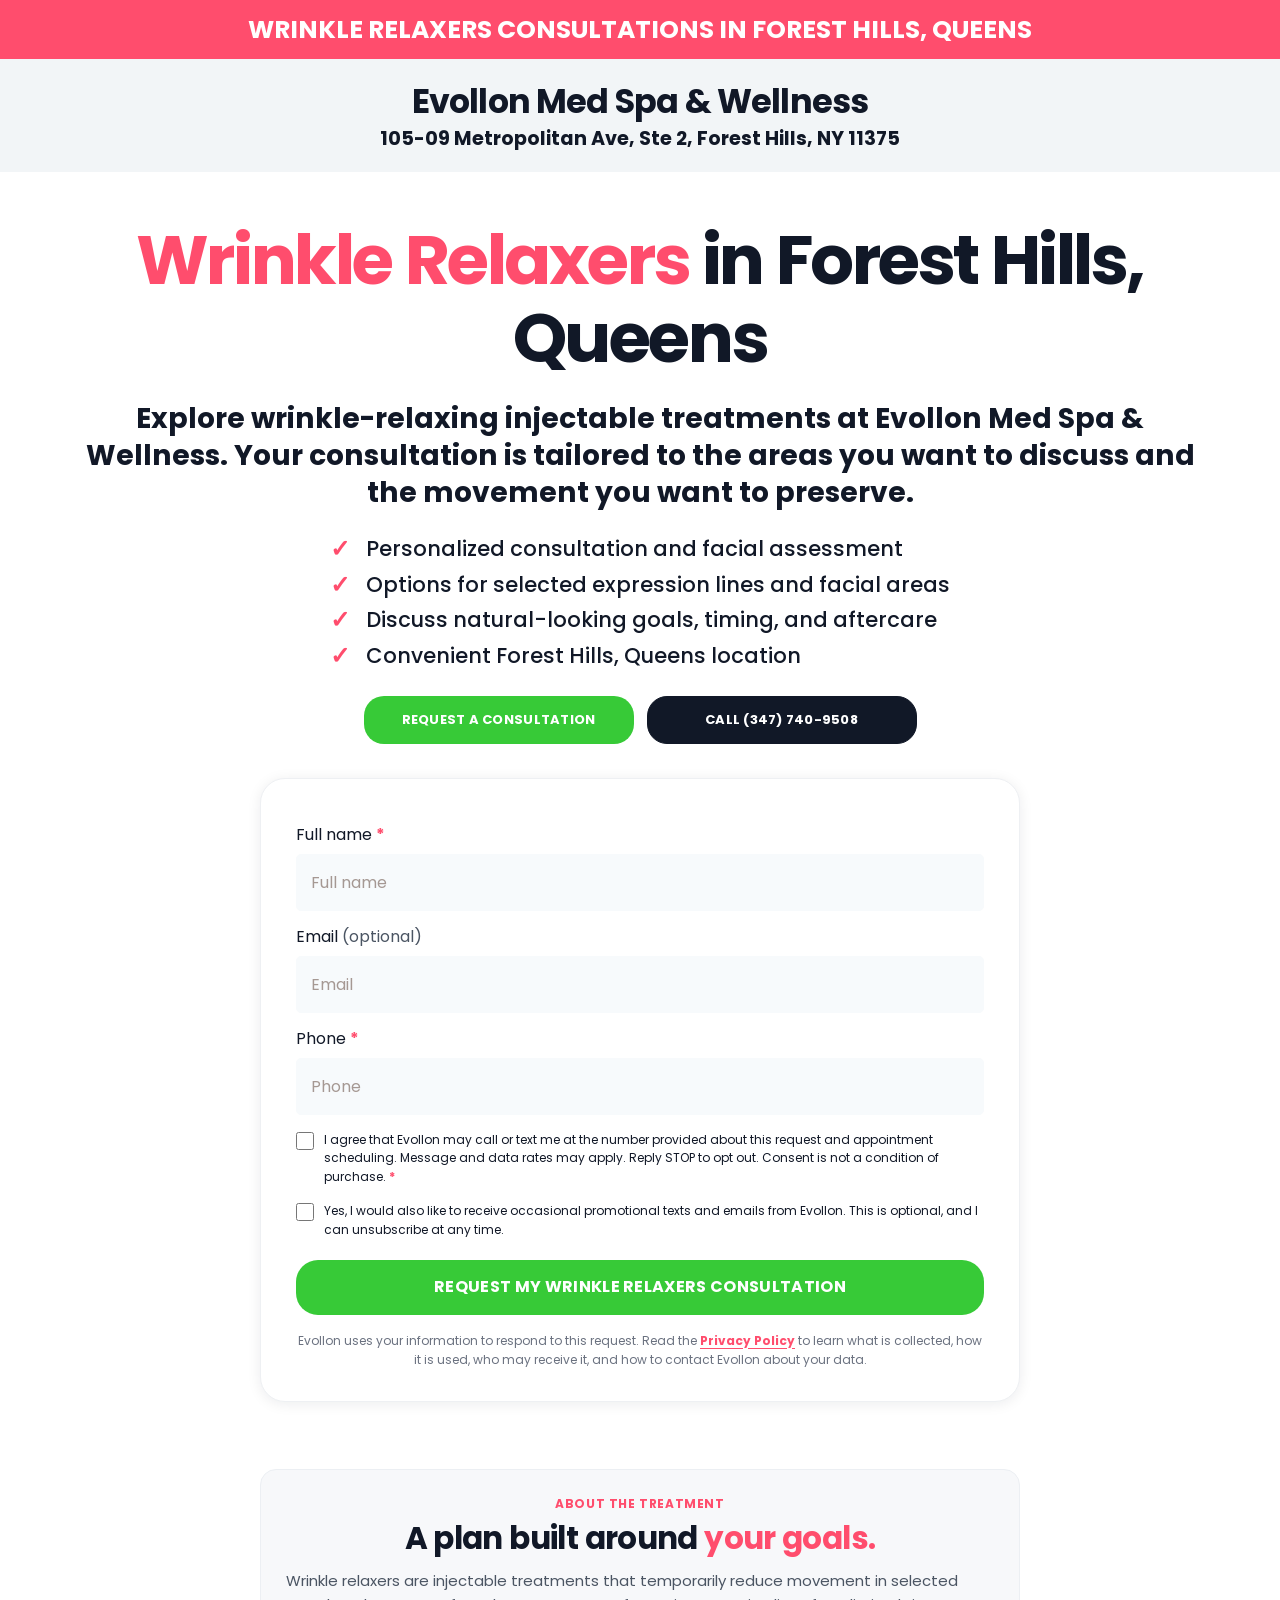
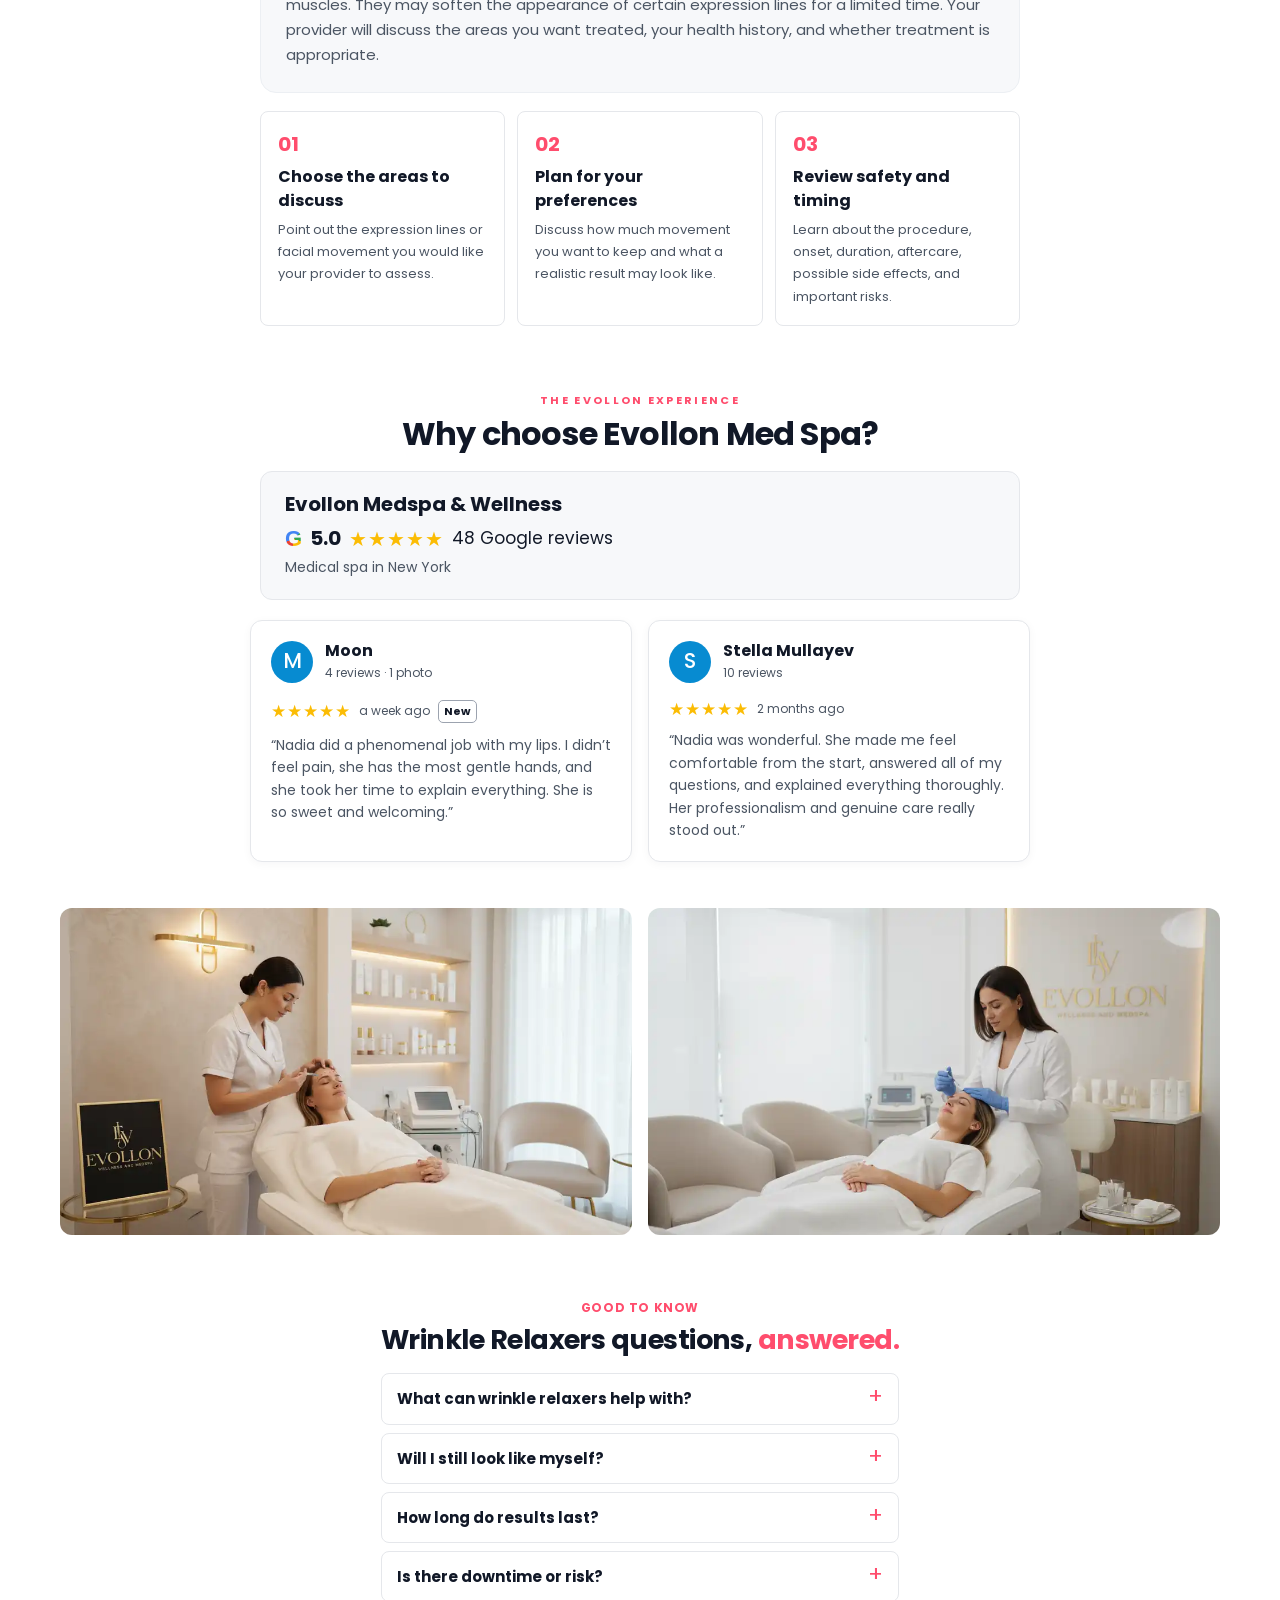
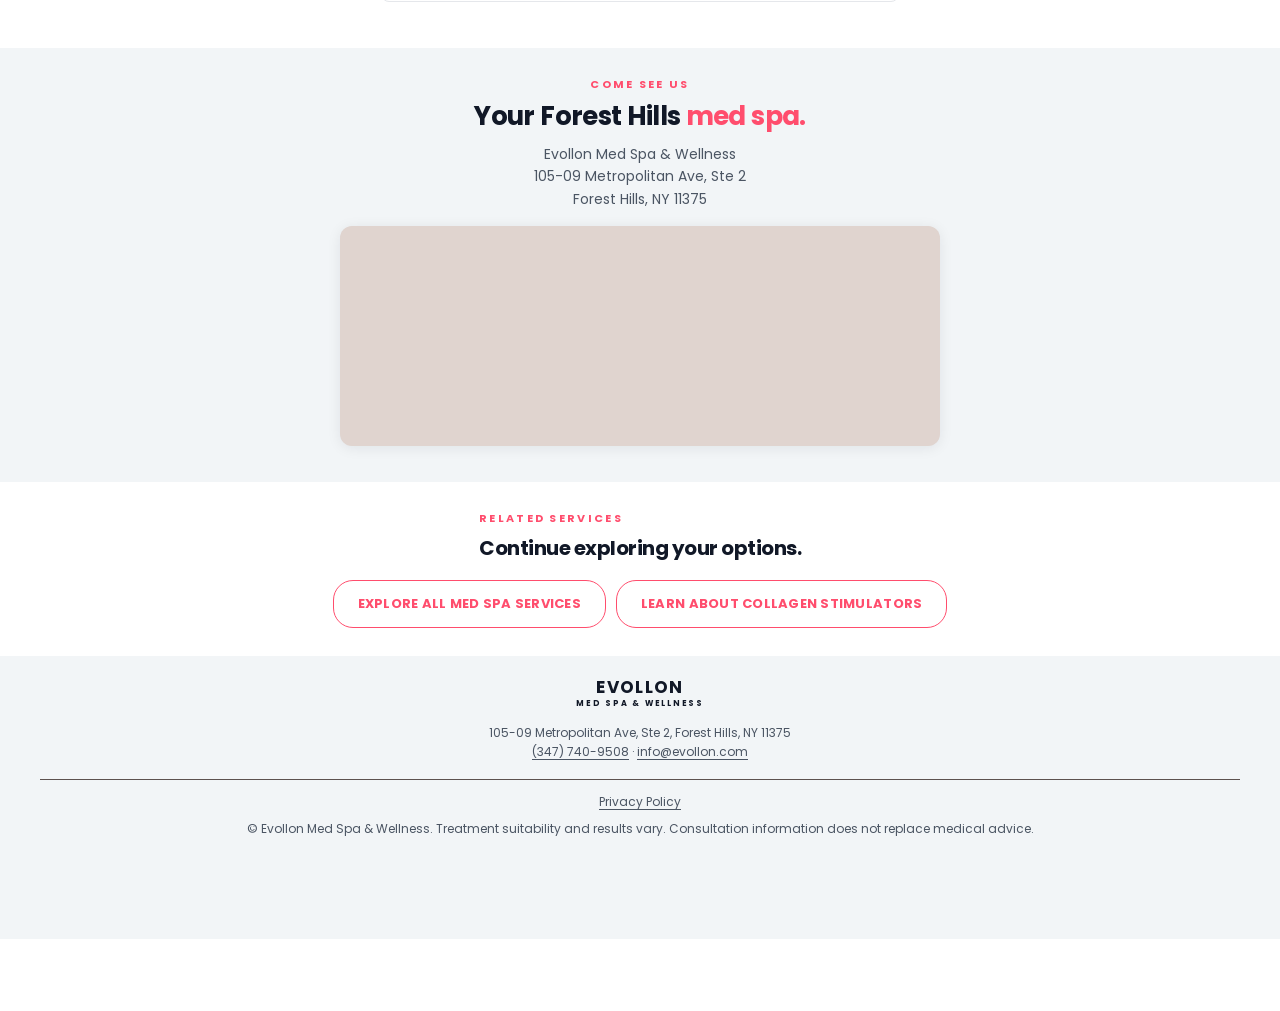
<file: wrinkle-relaxers/index.html>
<!doctype html>
<html lang="en">
<head>
  <meta charset="utf-8">
  <meta name="viewport" content="width=device-width, initial-scale=1">
  <meta name="theme-color" content="#f8f2ee">
  <meta name="description" content="Explore Wrinkle Relaxers at Evollon Med Spa &amp; Wellness in Forest Hills, Queens. Request a personalized consultation.">
  <link rel="canonical" href="https://evollon.onlynearyou.com/wrinkle-relaxers/">
  <title>Wrinkle Relaxers in Forest Hills, Queens | Evollon Med Spa</title>
  <link rel="preconnect" href="https://fonts.googleapis.com">
  <link rel="preconnect" href="https://fonts.gstatic.com" crossorigin>
  <link href="https://fonts.googleapis.com/css2?family=Poppins:ital,wght@0,400;0,500;0,600;0,700;1,400;1,700&amp;display=swap" rel="stylesheet">
  <link rel="stylesheet" href="../styles.css">
  <script src="../site.js" defer></script>
  <!-- Google Tag Manager -->
  <script>(function(w,d,s,l,i){w[l]=w[l]||[];w[l].push({'gtm.start':
  new Date().getTime(),event:'gtm.js'});var f=d.getElementsByTagName(s)[0],
  j=d.createElement(s),dl=l!='dataLayer'?'&l='+l:'';j.async=true;j.src=
  'https://www.googletagmanager.com/gtm.js?id='+i+dl;f.parentNode.insertBefore(j,f);
  })(window,document,'script','dataLayer','GTM-W4987RVB');</script>
  <!-- End Google Tag Manager -->
  <script>
  window.dataLayer=window.dataLayer||[];
  window.gtag=window.gtag||function(){window.dataLayer.push(arguments);};
  gtag('config','AW-18426796196/Zl9KCL3qyaIdEKSxytJE',{
    'phone_conversion_number':'(347) 740-9508'
  });
  </script>
  <!-- Meta Pixel Code -->
  <script>
  !function(f,b,e,v,n,t,s)
  {if(f.fbq)return;n=f.fbq=function(){n.callMethod?
  n.callMethod.apply(n,arguments):n.queue.push(arguments)};
  if(!f._fbq)f._fbq=n;n.push=n;n.loaded=!0;n.version='2.0';
  n.queue=[];t=b.createElement(e);t.async=!0;
  t.src=v;s=b.getElementsByTagName(e)[0];
  s.parentNode.insertBefore(t,s)}(window,document,'script',
  'https://connect.facebook.net/en_US/fbevents.js');
  fbq('init','1474880180835813');
  fbq('track','PageView');
  </script>
  <noscript><img height="1" width="1" style="display:none" alt="" src="https://www.facebook.com/tr?id=1474880180835813&amp;ev=PageView&amp;noscript=1"></noscript>
  <!-- End Meta Pixel Code -->
</head>
<body data-treatment="aesthetics" data-page="service">
  <!-- Google Tag Manager (noscript) -->
  <noscript><iframe src="https://www.googletagmanager.com/ns.html?id=GTM-W4987RVB" height="0" width="0" style="display:none;visibility:hidden" title="Google Tag Manager"></iframe></noscript>
  <!-- End Google Tag Manager (noscript) -->
  <div class="announcement">Wrinkle Relaxers Consultations in Forest Hills, Queens</div>
  <header class="site-header wrap"><div class="wordmark">Evollon Med Spa &amp; Wellness</div><div class="header-address">105-09 Metropolitan Ave, Ste 2, Forest Hills, NY 11375</div></header>
  <main>
    <section class="hero aesthetics-hero"><div class="hero-inner wrap"><div class="hero-copy">
      <div class="eyebrow"><span class="line"></span> Softer expression lines, personalized to you</div>
      <h1><em>Wrinkle Relaxers</em> in Forest Hills, Queens</h1>
      <p class="intro">Explore wrinkle-relaxing injectable treatments at Evollon Med Spa &amp; Wellness. Your consultation is tailored to the areas you want to discuss and the movement you want to preserve.</p>
      <ul class="check-list">
            <li>Personalized consultation and facial assessment</li>
            <li>Options for selected expression lines and facial areas</li>
            <li>Discuss natural-looking goals, timing, and aftercare</li>
            <li>Convenient Forest Hills, Queens location</li>
      </ul>
      <div class="hero-actions">
        <a class="button button-primary" href="#lead-form">Request a consultation</a>
        <a class="button button-call" href="tel:+13477409508" aria-label="Call Evollon at (347) 740-9508" onclick="gtag('event','conversion',{'send_to':'AW-18426796196/Zl9KCL3qyaIdEKSxytJE'})">Call (347) 740-9508</a>
      </div>
    </div></div></section>

    <section class="consult-section" id="consultation"><div class="wrap consult-grid"><div class="consult-copy"><div class="eyebrow">LET'S TALK</div><h2>Start with a <em>personal consultation.</em></h2><p>Tell us what you would like to discuss. An Evollon team member will follow up about your goals and consultation options.</p><div class="contact-line"><span aria-hidden="true">⌖</span><div><strong>Visit us in Forest Hills</strong><br>105-09 Metropolitan Ave, Ste 2<br>Forest Hills, NY 11375<br><a href="tel:+13477409508" onclick="gtag('event','conversion',{'send_to':'AW-18426796196/Zl9KCL3qyaIdEKSxytJE'})">(347) 740-9508</a> · <a href="mailto:info@evollon.com">info@evollon.com</a></div></div></div>
      <form class="form-card" id="lead-form" name="search-wrinkle-relaxers-lead" method="POST" data-netlify="true" aria-label="Request a Wrinkle Relaxers consultation">
        <input type="hidden" name="form-name" value="search-wrinkle-relaxers-lead"><input type="hidden" name="treatment" value="Wrinkle Relaxers Consultation">
        <div class="form-title">Request a consultation<span>We'll help you take the next step.</span></div>
        <label for="full-name">Full name <span class="required">*</span></label><input id="full-name" name="name" autocomplete="name" required placeholder="Full name">
        <label for="email">Email <span class="optional">(optional)</span></label><input id="email" name="email" type="email" autocomplete="email" placeholder="Email">
        <label for="phone">Phone <span class="required">*</span></label><input id="phone" name="phone" type="tel" autocomplete="tel" inputmode="tel" required placeholder="Phone">
        <label class="consent-option" for="contact-consent"><input id="contact-consent" name="contact-consent" type="checkbox" value="Agreed" required><span>I agree that Evollon may call or text me at the number provided about this request and appointment scheduling. Message and data rates may apply. Reply STOP to opt out. Consent is not a condition of purchase. <span class="required">*</span></span></label>
        <label class="consent-option" for="marketing-consent"><input id="marketing-consent" name="marketing-consent" type="checkbox" value="Agreed"><span>Yes, I would also like to receive occasional promotional texts and emails from Evollon. This is optional, and I can unsubscribe at any time.</span></label>
        <button class="button button-primary submit" type="submit">Request my Wrinkle Relaxers consultation</button>
        <p class="form-fine">Evollon uses your information to respond to this request. Read the <a href="https://evollon.com/privacy-policy/" target="_blank" rel="noopener noreferrer">Privacy Policy</a> to learn what is collected, how it is used, who may receive it, and how to contact Evollon about your data.</p><div class="form-result" id="form-result" role="alert" hidden></div>
      </form>
    </div></section>

    <section class="content-section service-focus wrap"><div class="section-heading"><div class="eyebrow">ABOUT THE TREATMENT</div><h2>A plan built around <em>your goals.</em></h2><p>Wrinkle relaxers are injectable treatments that temporarily reduce movement in selected muscles. They may soften the appearance of certain expression lines for a limited time. Your provider will discuss the areas you want treated, your health history, and whether treatment is appropriate.</p></div><div class="steps">
        <article class="step"><span>01</span><h3>Choose the areas to discuss</h3><p>Point out the expression lines or facial movement you would like your provider to assess.</p></article>
        <article class="step"><span>02</span><h3>Plan for your preferences</h3><p>Discuss how much movement you want to keep and what a realistic result may look like.</p></article>
        <article class="step"><span>03</span><h3>Review safety and timing</h3><p>Learn about the procedure, onset, duration, aftercare, possible side effects, and important risks.</p></article>
    </div></section>

    <section class="trust-section"><div class="wrap trust-wrap"><div class="trust-heading"><div class="eyebrow">THE EVOLLON EXPERIENCE</div><h2>Why choose Evollon Med Spa?</h2><div class="google-profile"><div class="google-profile-top"><strong>Evollon Medspa &amp; Wellness</strong></div><div><span class="google-g" aria-label="Google">G</span><b>5.0</b> <span class="stars" aria-label="5 out of 5 stars">★★★★★</span> <span>48 Google reviews</span></div><small>Medical spa in New York</small></div></div><div class="review-grid"><article class="review-card"><div class="review-head"><span class="review-avatar blue">M</span><div><strong>Moon</strong><small>4 reviews · 1 photo</small></div></div><div class="review-meta"><span class="stars" aria-label="5 out of 5 stars">★★★★★</span><span>a week ago</span><b>New</b></div><p>“Nadia did a phenomenal job with my lips. I didn’t feel pain, she has the most gentle hands, and she took her time to explain everything. She is so sweet and welcoming.”</p></article><article class="review-card"><div class="review-head"><span class="review-avatar blue">S</span><div><strong>Stella Mullayev</strong><small>10 reviews</small></div></div><div class="review-meta"><span class="stars" aria-label="5 out of 5 stars">★★★★★</span><span>2 months ago</span></div><p>“Nadia was wonderful. She made me feel comfortable from the start, answered all of my questions, and explained everything thoroughly. Her professionalism and genuine care really stood out.”</p></article></div></div></section>

    <section class="evollon-gallery" aria-label="Evollon Med Spa treatment experience"><div class="wrap gallery-wrap"><img src="../assets/evollon-treatment.webp" alt="Evollon Med Spa provider providing an aesthetic treatment" width="1100" height="629" loading="lazy"><img src="../assets/evollon-wellness.webp" alt="Evollon Med Spa provider attending to a client in a treatment room" width="1100" height="629" loading="lazy"></div></section>

    <section class="faq-section wrap"><div class="section-heading"><div class="eyebrow">GOOD TO KNOW</div><h2>Wrinkle Relaxers questions, <em>answered.</em></h2></div><div class="faq-list">
        <details><summary>What can wrinkle relaxers help with?</summary><div class="answer">They may temporarily soften selected expression lines caused by repeated muscle movement. The appropriate areas and treatment plan depend on your anatomy and provider assessment.</div></details>
        <details><summary>Will I still look like myself?</summary><div class="answer">Your provider can discuss a plan based on your goals and how much movement you want to preserve. Results vary, and no specific outcome can be guaranteed.</div></details>
        <details><summary>How long do results last?</summary><div class="answer">Results are temporary. Timing varies by person, treatment area, and treatment plan. Your provider can explain when people commonly notice changes and when reassessment may make sense.</div></details>
        <details><summary>Is there downtime or risk?</summary><div class="answer">Many people return to usual activities soon afterward, but redness, swelling, bruising, headache, or other side effects can occur. There are also important uncommon risks that your provider will review.</div></details>
    </div></section>

    <section class="visit-section"><div class="wrap visit-grid"><div><div class="eyebrow">COME SEE US</div><h2>Your Forest Hills <em>med spa.</em></h2><p>Evollon Med Spa &amp; Wellness<br>105-09 Metropolitan Ave, Ste 2<br>Forest Hills, NY 11375</p></div><div class="map-frame"><iframe title="Map to Evollon Med Spa in Forest Hills" src="https://www.google.com/maps?q=105-09%20Metropolitan%20Ave%20Ste%202%2C%20Forest%20Hills%2C%20NY%2011375&amp;output=embed" loading="lazy" referrerpolicy="no-referrer-when-downgrade"></iframe></div></div></section>

    <section class="other-treatment related-services wrap"><div><div class="eyebrow">RELATED SERVICES</div><h2>Continue exploring your options.</h2></div><div class="related-links"><a class="button button-outline" href="../aesthetics/">Explore all med spa services</a><a class="button button-outline" href="../collagen-stimulator/">Learn about collagen stimulators</a></div></section>
  </main>
  <footer><div class="wrap footer-inner"><div><span class="wordmark">EVOLLON <small>MED SPA &amp; WELLNESS</small></span><p>105-09 Metropolitan Ave, Ste 2, Forest Hills, NY 11375<br><a href="tel:+13477409508" onclick="gtag('event','conversion',{'send_to':'AW-18426796196/Zl9KCL3qyaIdEKSxytJE'})">(347) 740-9508</a> · <a href="mailto:info@evollon.com">info@evollon.com</a></p></div></div><div class="wrap footer-bottom"><a href="https://evollon.com/privacy-policy/" target="_blank" rel="noopener noreferrer">Privacy Policy</a><br>© Evollon Med Spa &amp; Wellness. Treatment suitability and results vary. Consultation information does not replace medical advice.</div></footer>
  <dialog class="thanks-dialog" id="thanks-dialog" aria-labelledby="thanks-title" aria-describedby="thanks-message"><h2 id="thanks-title">Thanks—your request has been received.</h2><p id="thanks-message">An Evollon team member will call or text you, usually within one business day. For immediate assistance, call <a href="tel:+13477409508" onclick="gtag('event','conversion',{'send_to':'AW-18426796196/Zl9KCL3qyaIdEKSxytJE'})">(347) 740-9508</a>.</p><button class="button button-primary" id="thanks-close" type="button">Close</button></dialog>
  <div class="sticky-cta is-hidden" id="sticky-cta"><a class="sticky-offer" href="#lead-form"><b>Request a Wrinkle Relaxers Consultation</b><small>Personalized care in Forest Hills, Queens</small></a></div>
</body>
</html>
</file>
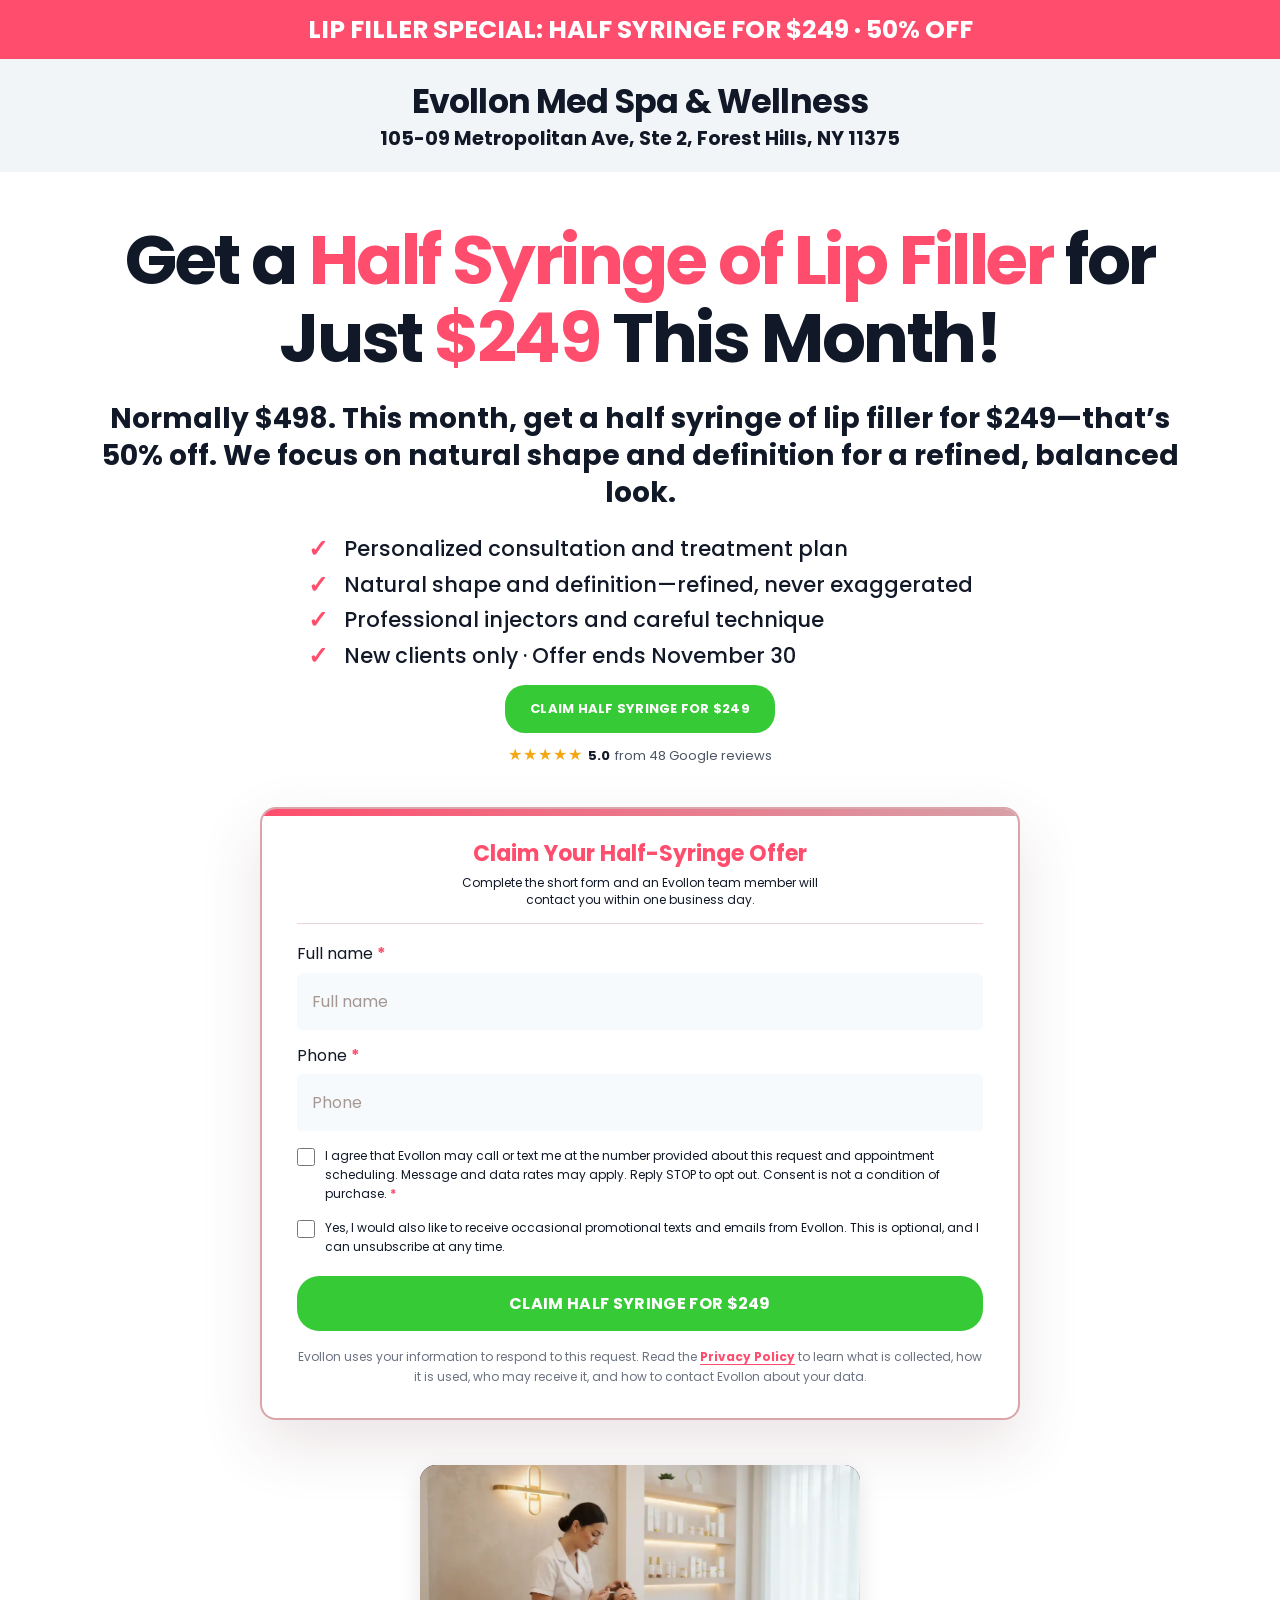
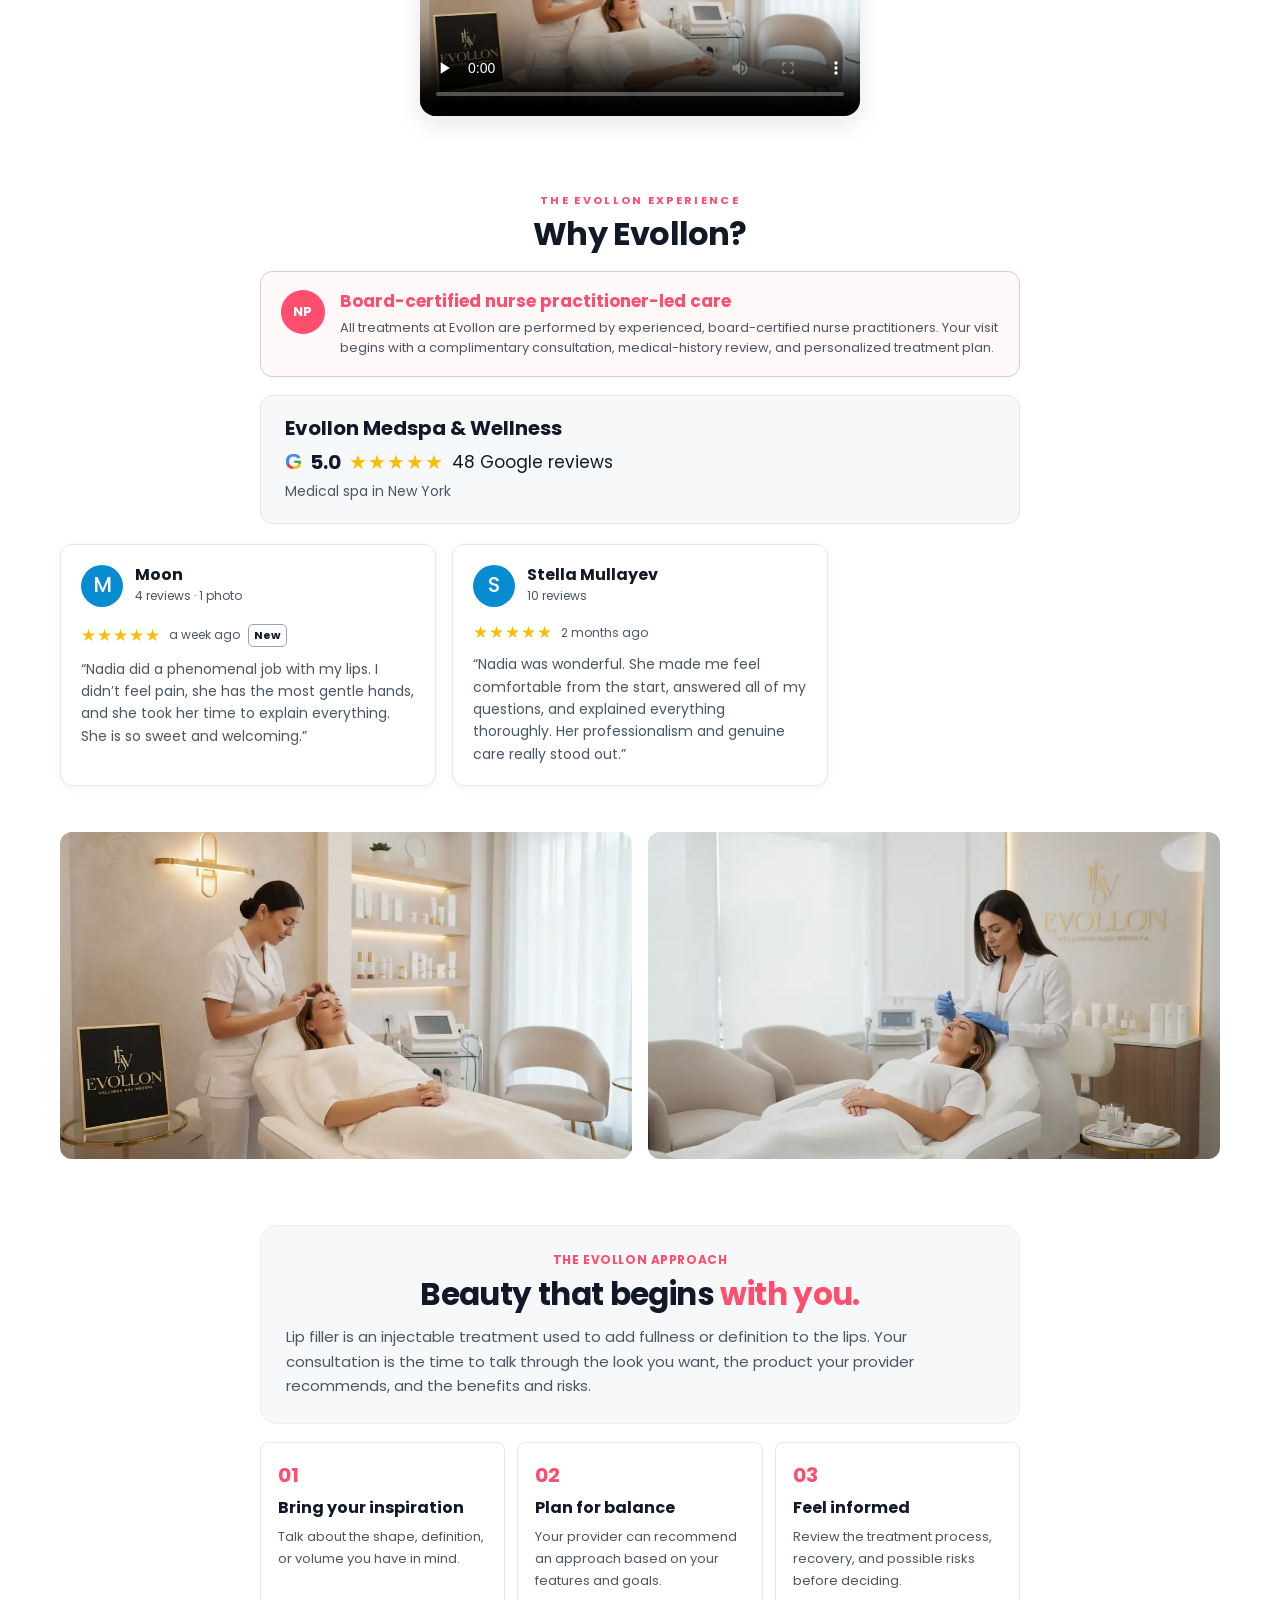
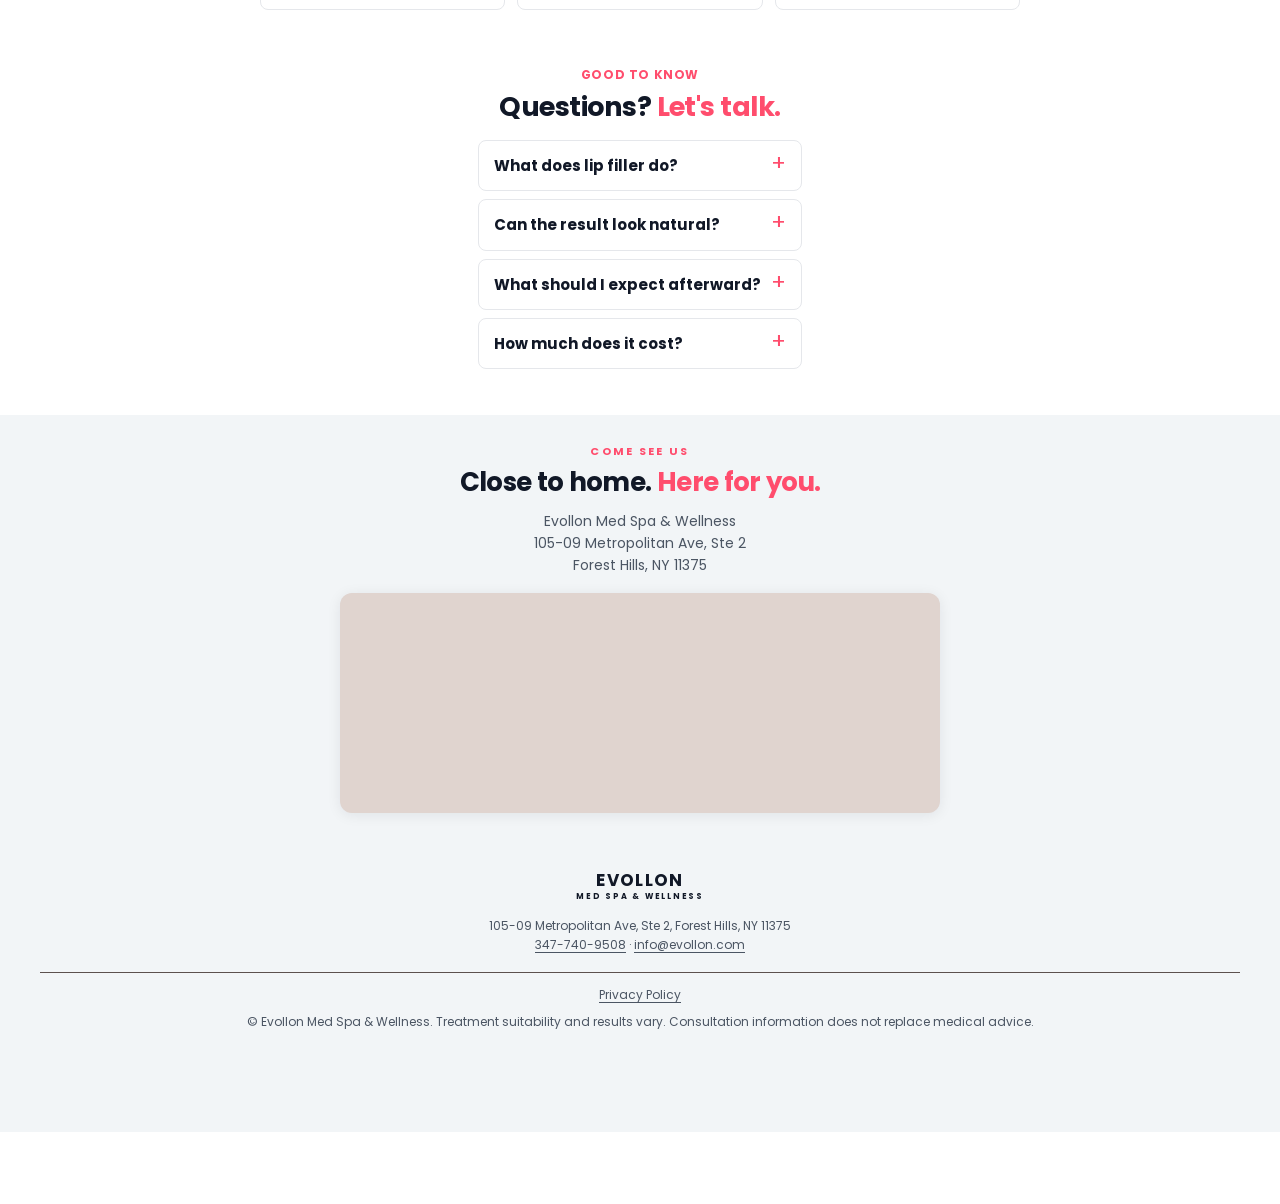
<file: lip-filler.html>
<!doctype html>
<html lang="en">
<head>
  <meta charset="utf-8">
  <meta name="viewport" content="width=device-width, initial-scale=1">
  <meta name="theme-color" content="#f8f2ee">
  <meta name="description" content="Explore Lip Filler at Evollon Med Spa in Forest Hills, NY and request a personalized consultation.">
  <title>Lip Filler Consultation | Evollon Med Spa</title>
  <link rel="preconnect" href="https://fonts.googleapis.com">
  <link rel="preconnect" href="https://fonts.gstatic.com" crossorigin>
  <link href="https://fonts.googleapis.com/css2?family=Poppins:ital,wght@0,400;0,500;0,600;0,700;1,400;1,700&amp;display=swap" rel="stylesheet">
  <link rel="stylesheet" href="styles.css">
  <script src="site.js" defer></script>
  <!-- Google Tag Manager -->
  <script>(function(w,d,s,l,i){w[l]=w[l]||[];w[l].push({'gtm.start':
  new Date().getTime(),event:'gtm.js'});var f=d.getElementsByTagName(s)[0],
  j=d.createElement(s),dl=l!='dataLayer'?'&l='+l:'';j.async=true;j.src=
  'https://www.googletagmanager.com/gtm.js?id='+i+dl;f.parentNode.insertBefore(j,f);
  })(window,document,'script','dataLayer','GTM-W4987RVB');</script>
  <!-- End Google Tag Manager -->
  <!-- Meta Pixel Code -->
  <script>
  !function(f,b,e,v,n,t,s)
  {if(f.fbq)return;n=f.fbq=function(){n.callMethod?
  n.callMethod.apply(n,arguments):n.queue.push(arguments)};
  if(!f._fbq)f._fbq=n;n.push=n;n.loaded=!0;n.version='2.0';
  n.queue=[];t=b.createElement(e);t.async=!0;
  t.src=v;s=b.getElementsByTagName(e)[0];
  s.parentNode.insertBefore(t,s)}(window,document,'script',
  'https://connect.facebook.net/en_US/fbevents.js');
  fbq('init','1474880180835813');
  fbq('track','PageView');
  </script>
  <noscript><img height="1" width="1" style="display:none" alt=""
  src="https://www.facebook.com/tr?id=1474880180835813&amp;ev=PageView&amp;noscript=1"></noscript>
  <!-- End Meta Pixel Code -->
</head>
<body data-treatment="lip-filler">
  <!-- Google Tag Manager (noscript) -->
  <noscript><iframe src="https://www.googletagmanager.com/ns.html?id=GTM-W4987RVB" height="0" width="0" style="display:none;visibility:hidden" title="Google Tag Manager"></iframe></noscript>
  <!-- End Google Tag Manager (noscript) -->
  <div class="announcement">Lip Filler Special: Half Syringe for $249 · 50% Off</div>
  <header class="site-header wrap">
    <div class="wordmark">Evollon Med Spa &amp; Wellness</div>
    <div class="header-address">105-09 Metropolitan Ave, Ste 2, Forest Hills, NY 11375</div>
  </header>
  <main>
    <section class="hero">
      <div class="hero-inner wrap">
        <div class="hero-copy">
          <div class="eyebrow"><span class="line"></span> Shape and definition, on your terms</div>
          <h1>Get a <em>Half Syringe of Lip Filler</em> for Just <em>$249</em> This Month!</h1>
          <p class="intro">Normally $498. This month, get a half syringe of lip filler for $249—that’s 50% off. We focus on natural shape and definition for a refined, balanced look.</p>
          <ul class="check-list"><li>Personalized consultation and treatment plan</li>
<li>Natural shape and definition—refined, never exaggerated</li>
<li>Professional injectors and careful technique</li>
<li>New clients only · Offer ends November 30</li></ul>
          <div class="hero-actions promo-hero-actions">
            <a class="button button-primary hero-primary-cta" href="#lead-form">Claim Half Syringe for $249</a>
          </div>
          <a class="hero-rating" href="https://share.google/HnI1fnu7e6fAURrqr" target="_blank" rel="noopener noreferrer" aria-label="Read Evollon’s 5 out of 5 rating from 48 reviews on Google"><span aria-hidden="true">★★★★★</span> <strong>5.0</strong> from 48 Google reviews</a>
        </div>
      </div>
    </section>
    <section class="intro-strip"><div class="wrap strip-inner"><span>PERSONALIZED CARE</span><i></i><span>NATURAL LOOKING GOALS</span><i></i><span>FOREST HILLS, NEW YORK</span></div></section>
    <section class="content-section wrap" id="about"><div class="section-heading"><div class="eyebrow">THE EVOLLON APPROACH</div><h2>Beauty that begins <em>with you.</em></h2><p>Lip filler is an injectable treatment used to add fullness or definition to the lips. Your consultation is the time to talk through the look you want, the product your provider recommends, and the benefits and risks.</p></div><div class="steps"><article class="step"><span>01</span><h3>Bring your inspiration</h3><p>Talk about the shape, definition, or volume you have in mind.</p></article>
<article class="step"><span>02</span><h3>Plan for balance</h3><p>Your provider can recommend an approach based on your features and goals.</p></article>
<article class="step"><span>03</span><h3>Feel informed</h3><p>Review the treatment process, recovery, and possible risks before deciding.</p></article></div></section>
    <section class="consult-section" id="consultation"><div class="wrap consult-grid"><div class="consult-copy"><div class="eyebrow">LET'S TALK</div><h2>Your next step starts <em>here.</em></h2><p>Have a question about Lip Filler? Share your details and Evollon will be in touch.</p><div class="contact-line"><span aria-hidden="true">⌖</span><div><strong>Visit us in Forest Hills</strong><br>105-09 Metropolitan Ave, Ste 2<br>Forest Hills, NY 11375<br><a href="tel:+13477409508">347-740-9508</a> · <a href="mailto:info@evollon.com">info@evollon.com</a></div></div></div><form class="form-card" id="lead-form" name="lip-filler-lead" method="POST" data-netlify="true" aria-label="Ask about Lip Filler"><input type="hidden" name="form-name" value="lip-filler-lead"><input type="hidden" name="treatment" value="Lip Filler"><input type="hidden" name="offer" value="Half syringe for $249 (normally $498; 50% off)"><div class="form-title">Claim Your Half-Syringe Offer<span>Complete the short form and an Evollon team member will contact you within one business day.</span></div><label for="full-name">Full name <span class="required">*</span></label><input id="full-name" name="name" autocomplete="name" required placeholder="Full name"><label for="phone">Phone <span class="required">*</span></label><input id="phone" name="phone" type="tel" autocomplete="tel" inputmode="tel" required placeholder="Phone"><label class="consent-option" for="contact-consent"><input id="contact-consent" name="contact-consent" type="checkbox" value="Agreed" required><span>I agree that Evollon may call or text me at the number provided about this request and appointment scheduling. Message and data rates may apply. Reply STOP to opt out. Consent is not a condition of purchase. <span class="required">*</span></span></label><label class="consent-option" for="marketing-consent"><input id="marketing-consent" name="marketing-consent" type="checkbox" value="Agreed"><span>Yes, I would also like to receive occasional promotional texts and emails from Evollon. This is optional, and I can unsubscribe at any time.</span></label><button class="button button-primary submit" type="submit">Claim half syringe for $249</button><p class="form-fine">Evollon uses your information to respond to this request. Read the <a href="https://evollon.com/privacy-policy/" target="_blank" rel="noopener noreferrer">Privacy Policy</a> to learn what is collected, how it is used, who may receive it, and how to contact Evollon about your data.</p><div class="form-result" id="form-result" role="alert" hidden></div></form></div></section>
<section class="treatment-video" aria-label="Lip filler treatment video"><video controls playsinline preload="none" poster="assets/evollon-treatment.webp"><source src="assets/evollon-lip-filler.mp4" type="video/mp4">Your browser does not support this video.</video></section>
    <section class="trust-section"><div class="wrap trust-wrap"><div class="trust-heading"><div class="eyebrow">THE EVOLLON EXPERIENCE</div><h2>Why Evollon?</h2><div class="provider-trust"><div class="provider-trust-icon" aria-hidden="true">NP</div><div><strong>Board-certified nurse practitioner-led care</strong><p>All treatments at Evollon are performed by experienced, board-certified nurse practitioners. Your visit begins with a complimentary consultation, medical-history review, and personalized treatment plan.</p></div></div><div class="google-profile"><div class="google-profile-top"><strong>Evollon Medspa &amp; Wellness</strong></div><div><span class="google-g" aria-label="Google">G</span><b>5.0</b> <span class="stars" aria-label="5 out of 5 stars">★★★★★</span> <span>48 Google reviews</span></div><small>Medical spa in New York</small></div></div><div class="review-grid"><article class="review-card"><div class="review-head"><span class="review-avatar blue">M</span><div><strong>Moon</strong><small>4 reviews · 1 photo</small></div></div><div class="review-meta"><span class="stars" aria-label="5 out of 5 stars">★★★★★</span><span>a week ago</span><b>New</b></div><p>“Nadia did a phenomenal job with my lips. I didn’t feel pain, she has the most gentle hands, and she took her time to explain everything. She is so sweet and welcoming.”</p></article><article class="review-card"><div class="review-head"><span class="review-avatar blue">S</span><div><strong>Stella Mullayev</strong><small>10 reviews</small></div></div><div class="review-meta"><span class="stars" aria-label="5 out of 5 stars">★★★★★</span><span>2 months ago</span></div><p>“Nadia was wonderful. She made me feel comfortable from the start, answered all of my questions, and explained everything thoroughly. Her professionalism and genuine care really stood out.”</p></article></div></div></section>
    <section class="evollon-gallery" aria-label="Evollon Med Spa treatment experience"><div class="wrap gallery-wrap"><img src="assets/evollon-treatment.webp" alt="Evollon Med Spa provider providing a facial treatment" width="1100" height="629" loading="lazy"><img src="assets/evollon-wellness.webp" alt="Evollon Med Spa provider attending to a client in a treatment room" width="1100" height="629" loading="lazy"></div></section>
    <section class="faq-section wrap"><div class="section-heading"><div class="eyebrow">GOOD TO KNOW</div><h2>Questions? <em>Let's talk.</em></h2></div><div class="faq-list"><details><summary>What does lip filler do?</summary><div class="answer">Lip filler can add shape or fullness to your lips. Your provider can explain which option may fit your goals.</div></details>
<details><summary>Can the result look natural?</summary><div class="answer">Yes. You can ask for a soft, natural look. Talk with your provider about the shape and amount of fullness you want.</div></details>
<details><summary>What should I expect afterward?</summary><div class="answer">Your lips may feel tender, swollen, or bruised after treatment. These effects often improve in a few days or weeks. There are also rare but serious risks. Your provider will explain them before treatment.</div></details>
<details><summary>How much does it cost?</summary><div class="answer">A half syringe of lip filler is $249 this month, down from the regular price of $498. That’s a 50% saving. Ask your provider whether a half syringe is appropriate for your treatment goals.</div></details></div></section>
    <section class="visit-section"><div class="wrap visit-grid"><div><div class="eyebrow">COME SEE US</div><h2>Close to home. <em>Here for you.</em></h2><p>Evollon Med Spa &amp; Wellness<br>105-09 Metropolitan Ave, Ste 2<br>Forest Hills, NY 11375</p></div><div class="map-frame"><iframe title="Map to Evollon Med Spa in Forest Hills" src="https://www.google.com/maps?q=105-09%20Metropolitan%20Ave%20Ste%202%2C%20Forest%20Hills%2C%20NY%2011375&amp;output=embed" loading="lazy" referrerpolicy="no-referrer-when-downgrade"></iframe></div></div></section>
  </main>
  <footer><div class="wrap footer-inner"><div><span class="wordmark">EVOLLON <small>MED SPA &amp; WELLNESS</small></span><p>105-09 Metropolitan Ave, Ste 2, Forest Hills, NY 11375<br><a href="tel:+13477409508">347-740-9508</a> · <a href="mailto:info@evollon.com">info@evollon.com</a></p></div></div><div class="wrap footer-bottom"><a href="https://evollon.com/privacy-policy/" target="_blank" rel="noopener noreferrer">Privacy Policy</a><br>© Evollon Med Spa &amp; Wellness. Treatment suitability and results vary. Consultation information does not replace medical advice.</div></footer>
  <dialog class="thanks-dialog" id="thanks-dialog" aria-labelledby="thanks-title" aria-describedby="thanks-message"><h2 id="thanks-title">Thanks—your request has been received.</h2><p id="thanks-message">An Evollon team member will call or text you, usually within one business day. For immediate assistance, call <a href="tel:+13477409508">347-740-9508</a>.</p><button class="button button-primary" id="thanks-close" type="button">Close</button></dialog>
  <div class="sticky-cta is-hidden" id="sticky-cta"><a class="sticky-offer" href="#lead-form"><b>Half Syringe · $249 — Claim Offer</b><small>Normally $498 · Save 50%</small></a></div>
</body>
</html>
</file>
<file: styles.css>
:root{--ink:#312927;--muted:#6d625f;--rose:#ae6d72;--rose-dark:#93565c;--cream:#f8f2ee;--blush:#f2e6e2;--line:#e7dcd7;--white:#fff;--serif:"Poppins",Arial,sans-serif;--sans:"Poppins",Arial,sans-serif}
*{box-sizing:border-box}html{scroll-behavior:smooth}body{margin:0;background:var(--white);color:var(--ink);font-family:var(--sans);line-height:1.55}img{max-width:100%;display:block}button,input{font:inherit}a{color:inherit}.wrap{max-width:1200px;margin:0 auto;padding:0 28px}.announcement{background:var(--rose-dark);color:#fff;text-align:center;padding:9px 16px;font-size:11px;letter-spacing:.15em;text-transform:uppercase;font-weight:700}.announcement span{padding:0 10px;font-size:9px}.site-header{min-height:88px;display:flex;align-items:center;justify-content:space-between;gap:30px}.wordmark{text-decoration:none;font-family:var(--serif);font-size:28px;letter-spacing:.13em;line-height:.92;white-space:nowrap}.wordmark small{display:block;font-family:var(--sans);font-size:8px;letter-spacing:.29em;text-align:center;margin-top:8px;font-weight:700}.site-header nav{display:flex;align-items:center;gap:32px}.site-header nav a{text-decoration:none;font-size:13px;font-weight:700;color:var(--muted);padding:8px 0}.site-header nav a[aria-current=page]{color:var(--rose-dark);border-bottom:2px solid var(--rose-dark)}.header-phone{text-decoration:none;color:var(--rose-dark);font-size:13px;font-weight:700;white-space:nowrap}.header-phone span{padding-left:8px}.hero{background:var(--cream);overflow:hidden}.hero-inner{display:grid;grid-template-columns:1.1fr .9fr;min-height:650px;gap:70px;align-items:center}.hero-copy{padding:70px 0 75px}.eyebrow{font-size:11px;letter-spacing:.21em;text-transform:uppercase;color:var(--rose-dark);font-weight:700;display:flex;align-items:center;gap:12px}.line{height:1px;width:29px;background:var(--rose-dark);display:inline-block}.hero h1,.section-heading h2,.consult-copy h2,.visit-section h2,.other-treatment h2{font-family:var(--serif);font-weight:500;line-height:1.13;letter-spacing:-.025em}.hero h1{font-size:clamp(52px,5.5vw,83px);margin:25px 0 22px;max-width:650px}.hero h1 em,.section-heading h2 em,.consult-copy h2 em,.visit-section h2 em{color:var(--rose-dark);font-weight:500}.intro{font-size:17px;max-width:535px;color:var(--muted);margin:0 0 22px;line-height:1.75}.check-list{list-style:none;padding:0;margin:0 0 32px;display:grid;gap:9px;font-size:14px;font-weight:600}.check-list li{display:flex;align-items:start;gap:10px}.check-list li:before{content:"✓";display:grid;place-items:center;width:21px;height:21px;flex:0 0 21px;border-radius:50%;background:#eedbd8;color:var(--rose-dark);font-weight:800;font-size:13px}.hero-actions{display:flex;align-items:center;flex-wrap:wrap;gap:22px}.button{min-height:54px;display:inline-flex;justify-content:center;align-items:center;gap:30px;padding:13px 24px;text-decoration:none;border-radius:3px;border:1px solid transparent;font-size:12px;letter-spacing:.08em;text-transform:uppercase;font-weight:700;cursor:pointer;transition:background .2s,color .2s,transform .2s}.button:hover{transform:translateY(-2px)}.button-primary{background:var(--rose-dark);color:#fff}.button-primary:hover{background:#784449}.button-outline{border-color:var(--rose-dark);color:var(--rose-dark);background:transparent}.button-outline:hover{background:var(--rose-dark);color:#fff}.text-link{font-size:13px;color:var(--ink);text-underline-offset:4px}.price-note{margin-top:34px;display:flex;align-items:center;gap:12px;border-top:1px solid var(--line);padding-top:20px;max-width:490px}.price-note>span{font-size:25px;color:var(--rose)}.price-note strong{display:block;font-size:13px}.price-note small{display:block;color:var(--muted);font-size:12px}.hero-art{height:650px;position:relative;align-self:stretch;min-width:0}.hero-art img{width:100%;height:100%;object-fit:cover;object-position:center 25%}.hero-art:before{content:"";position:absolute;z-index:1;inset:18px -18px -18px 18px;border:1px solid #d7beb8;pointer-events:none}.photo-caption{position:absolute;z-index:2;left:-26px;bottom:30px;background:#fff;padding:15px 19px;font-family:var(--serif);font-size:17px;font-style:italic;box-shadow:0 10px 35px #31292718}.photo-caption span{font-family:var(--sans);font-style:normal;font-size:9px;font-weight:700;letter-spacing:.18em;margin-left:30px}.intro-strip{background:#e9d7d1;padding:19px 0}.strip-inner{display:flex;align-items:center;justify-content:center;gap:36px;color:#7c5856}.strip-inner span{font-size:10px;letter-spacing:.22em;font-weight:700}.strip-inner i{width:4px;height:4px;border-radius:50%;background:#a16c69}.content-section{padding-top:112px;padding-bottom:118px}.section-heading{text-align:center;max-width:690px;margin:0 auto}.section-heading .eyebrow{justify-content:center}.section-heading h2,.consult-copy h2,.visit-section h2{font-size:clamp(39px,4vw,59px);margin:18px 0}.section-heading p{color:var(--muted);font-size:16px;line-height:1.8;margin:0}.steps{display:grid;grid-template-columns:repeat(3,1fr);gap:22px;margin-top:62px}.step{padding:29px 28px 30px;border:1px solid var(--line);background:#fffaf8}.step span{color:var(--rose);font-family:var(--serif);font-size:31px}.step h3{font-family:var(--serif);font-size:23px;font-weight:500;margin:16px 0 7px}.step p{font-size:14px;color:var(--muted);line-height:1.7;margin:0}.consult-section{background:var(--cream);padding:100px 0}.consult-grid{display:grid;grid-template-columns:1fr 1fr;gap:11%;align-items:center}.consult-copy h2{max-width:500px}.consult-copy>p{max-width:490px;color:var(--muted);font-size:16px;line-height:1.8;margin-bottom:36px}.contact-line{display:flex;align-items:start;gap:17px;margin-top:24px;font-size:14px;color:var(--muted)}.contact-line>span{display:grid;place-items:center;flex:0 0 35px;height:35px;border-radius:50%;background:#ead7d0;color:var(--rose-dark);font-size:19px}.contact-line strong{color:var(--ink)}.contact-line a{color:var(--rose-dark)}.form-card{background:#fff;padding:40px;box-shadow:0 18px 50px #4b2b2714;border:1px solid #f0e7e3}.form-title{font-family:var(--serif);font-size:30px;line-height:1.2;margin-bottom:30px}.form-title span{display:block;font-family:var(--sans);font-size:13px;color:var(--muted);margin-top:9px}.form-card label{display:block;font-size:12px;font-weight:700;margin:18px 0 7px}.form-card input{width:100%;height:50px;border:1px solid #e9ded9;background:#fcfaf9;border-radius:2px;padding:0 14px;color:var(--ink);outline:none}.form-card input:focus{border-color:var(--rose-dark);box-shadow:0 0 0 3px #ae6d7220}.form-card input::placeholder{color:#a59893}.submit{width:100%;margin-top:26px}.form-fine{font-size:11px;line-height:1.6;color:var(--muted);margin:16px 0 0}.form-result{margin-top:18px;background:#f6ebe7;padding:15px;font-size:13px;overflow-wrap:anywhere}.form-result a{color:var(--rose-dark);font-weight:700}.faq-section{padding-top:108px;padding-bottom:110px}.faq-list{max-width:820px;margin:43px auto 0}.faq-list details{border-bottom:1px solid var(--line)}.faq-list details:first-child{border-top:1px solid var(--line)}.faq-list summary{padding:20px 36px 20px 4px;cursor:pointer;list-style:none;font-weight:700;font-size:15px;position:relative}.faq-list summary::-webkit-details-marker{display:none}.faq-list summary:after{content:"+";position:absolute;right:4px;top:15px;font-size:25px;line-height:1;color:var(--rose-dark);font-weight:400}.faq-list details[open] summary:after{content:"−"}.answer{font-size:14px;color:var(--muted);line-height:1.8;padding:0 30px 20px 4px}.visit-section{background:#f3e8e3;padding:83px 0}.visit-grid{display:grid;grid-template-columns:.83fr 1.17fr;gap:10%;align-items:center}.visit-section h2{max-width:480px}.visit-section p{line-height:1.8;color:var(--muted);margin:24px 0}.map-frame{height:320px;background:#e0d4cf;box-shadow:0 15px 45px #392b2720}.map-frame iframe{width:100%;height:100%;border:0}.other-treatment{display:flex;align-items:center;justify-content:space-between;gap:20px;padding-top:57px;padding-bottom:57px}.other-treatment h2{font-size:32px;margin:10px 0 0}footer{background:#342c2a;color:#fff;padding:55px 0 100px}.footer-inner{display:flex;justify-content:space-between;gap:20px;align-items:start}.footer-inner .wordmark{display:inline-block}.footer-inner p,.footer-bottom{font-size:12px;color:#d1c5c0}.footer-inner p{margin:21px 0 0}.footer-inner>a{font-size:15px;color:#fff}.footer-bottom{margin-top:49px;border-top:1px solid #5c514e;padding-top:21px}.sticky-cta{position:fixed;z-index:20;bottom:0;left:0;right:0;background:#fff;box-shadow:0 -4px 25px #31292718;padding:12px 28px;display:none;align-items:center;justify-content:center;gap:20px;font-size:13px;font-weight:700}.sticky-cta a{background:var(--rose-dark);color:#fff;text-decoration:none;padding:10px 18px;font-size:12px;letter-spacing:.05em}.sticky-cta a span{padding-left:12px}#consultation{scroll-margin-top:20px}
@media(max-width:900px){.site-header{min-height:76px}.hero-inner{gap:30px}.hero-art{height:570px}.hero h1{font-size:56px}.consult-grid{gap:6%}.form-card{padding:30px}.visit-grid{gap:6%}}
@media(max-width:700px){.wrap{padding-left:20px;padding-right:20px}.announcement{font-size:9px;letter-spacing:.1em}.site-header{flex-wrap:wrap;min-height:0;padding-top:19px;padding-bottom:16px;gap:16px}.wordmark{font-size:23px}.site-header nav{order:3;width:100%;justify-content:center;gap:35px}.site-header nav a{font-size:12px}.header-phone{font-size:12px}.hero-inner{display:flex;flex-direction:column;gap:0;padding-top:0;padding-bottom:0}.hero-copy{padding:55px 0 38px}.hero h1{font-size:clamp(47px,11vw,65px);margin:19px 0}.intro{font-size:15px}.hero-actions{align-items:start;gap:15px;flex-direction:column}.hero-art{height:470px;width:100%;align-self:auto}.hero-art:before{inset:14px -8px -14px 8px}.photo-caption{left:-8px;bottom:18px;font-size:14px}.strip-inner{gap:11px;flex-wrap:wrap}.strip-inner span{font-size:8px;letter-spacing:.1em}.content-section,.faq-section{padding-top:75px;padding-bottom:75px}.section-heading h2,.consult-copy h2,.visit-section h2{font-size:42px}.section-heading p{font-size:15px}.steps{grid-template-columns:1fr;margin-top:35px;gap:12px}.step{padding:22px}.step h3{margin-top:7px}.consult-section{padding:72px 0}.consult-grid,.visit-grid{grid-template-columns:1fr;gap:36px}.consult-copy>p{font-size:15px}.form-card{padding:26px}.visit-section{padding:70px 0}.map-frame{height:290px}.other-treatment{align-items:start;flex-direction:column}.other-treatment h2{font-size:30px}.footer-inner{flex-direction:column}.footer-bottom{margin-top:30px}.sticky-cta{display:flex}.sticky-cta.is-hidden{display:none}body{padding-bottom:56px}}
@media(max-width:390px){.header-phone{font-size:11px}.wordmark{font-size:20px}.announcement span{padding:0 4px}.hero h1{font-size:45px}.strip-inner i{display:none}.strip-inner span{width:100%;text-align:center}}
@media(prefers-reduced-motion:reduce){html{scroll-behavior:auto}.button{transition:none}}

/* Reference-inspired, image-free treatment funnel */
:root{--ink:#111827;--muted:#4b5563;--rose:#ff5c8a;--rose-dark:#ff4d6d;--cream:#f2f5f7;--blush:#f7f8fa;--line:#e5e7eb;--serif:"Poppins",Arial,sans-serif}
body{font-family:var(--sans);padding-bottom:72px}
main{display:flex;flex-direction:column}
.announcement{background:var(--rose-dark);font-size:14px;letter-spacing:.025em;padding:12px 16px}
.site-header{background:var(--cream);max-width:none;min-height:0;padding:17px 16px 15px;display:flex;flex-direction:column;justify-content:center;gap:8px;text-align:center}
.wordmark{font-family:var(--sans);font-size:23px;font-weight:700;letter-spacing:.08em}
.wordmark small{font-size:8px;letter-spacing:.22em;margin-top:5px}
.site-header nav{display:flex;order:0;width:auto;gap:24px;justify-content:center}
.site-header nav a{padding:3px 0;font-size:12px}
.site-header .header-phone{font-size:12px;font-weight:600}
.hero{order:0;background:#fff}
.hero-inner{display:block;max-width:760px;min-height:0;text-align:center;padding:0 20px}
.hero-copy{padding:30px 0 18px}
.hero .eyebrow{justify-content:center;font-size:11px;letter-spacing:.1em}
.hero .eyebrow .line{display:none}
.hero h1{font-family:var(--sans);font-size:clamp(32px,5vw,49px);font-weight:700;letter-spacing:-.035em;line-height:1.18;max-width:none;margin:18px auto 12px}
.hero h1 em{font-family:var(--sans);font-weight:700;font-style:normal;color:var(--rose-dark)}
.hero .intro{margin:0 auto 16px;max-width:630px;font-size:17px;line-height:1.55;color:var(--ink);font-weight:500}
.check-list{width:fit-content;text-align:left;margin:0 auto 20px;gap:5px;font-size:16px;font-weight:500}
.check-list li:before{background:none;display:block;width:18px;flex-basis:18px;color:var(--rose-dark);font-size:17px}
.hero-actions{justify-content:center;gap:13px}
.hero-actions .text-link{font-size:12px}
.button{border-radius:20px;min-height:48px;letter-spacing:.02em;font-size:13px}
.button-primary{background:#37ca37}
.button-primary:hover{background:#28aa28}
.price-note{justify-content:center;text-align:center;border:1px solid var(--line);background:#f7f8fa;border-radius:12px;padding:11px 16px;max-width:550px;margin:21px auto 0}
.price-note>span{color:var(--rose-dark)}
.price-note strong{font-size:14px}
.price-note small{font-size:12px}
.intro-strip{display:none}
.consult-section{order:1;background:#fff;padding:0 16px 45px}
.consult-grid{display:block;max-width:600px;padding:0}
.consult-copy{display:none}
.form-card{max-width:550px;margin:0 auto;border-radius:25px;padding:22px 24px 26px;box-shadow:0 2px 14px #11182714;border:1px solid #eef0f3}
.form-title{font-family:var(--sans);font-size:21px;font-weight:700;text-align:center;margin-bottom:18px}
.form-title span{font-family:var(--sans);font-size:13px;font-weight:400}
.form-card label{font-size:14px;font-weight:400;margin:13px 0 5px}
.form-card input{background:#f7fafc;border-color:#f7fafc;border-radius:5px;height:51px}
.form-card input:focus{border-color:#188bf6;box-shadow:none}
.submit{margin-top:20px;width:100%;border-radius:19px}
.form-fine{font-size:11px;text-align:center;color:#6b7280}
.form-result{border-radius:8px}
.content-section{order:2;max-width:none;background:#fff;padding:22px 16px 36px}
.content-section .section-heading{max-width:760px;background:#f7f8fa;border:1px solid #eceff3;border-radius:16px;padding:25px 25px 0}
.section-heading .eyebrow{font-size:12px;letter-spacing:.05em}
.section-heading h2{font-family:var(--sans);font-size:31px;font-weight:700;letter-spacing:-.02em;margin:7px 0 13px}
.section-heading h2 em{font-style:normal;color:var(--rose-dark);font-weight:700}
.section-heading p{font-size:15px;text-align:left;line-height:1.65;padding-bottom:24px}
.steps{max-width:760px;margin:18px auto 0;gap:12px}
.step{background:#fff;border-radius:8px;padding:17px}
.step span{font-family:var(--sans);font-weight:700;color:var(--rose-dark);font-size:20px}
.step h3{font-family:var(--sans);font-size:16px;font-weight:700;margin:5px 0}
.step p{font-size:13px}
.faq-section{order:3;max-width:792px;padding:20px 16px 38px}
.faq-section .section-heading h2{font-size:27px}
.faq-list{margin:18px auto 0}
.faq-list details{border:1px solid var(--line);border-radius:8px;margin-bottom:8px}
.faq-list details:first-child{border-top:1px solid var(--line)}
.faq-list summary{padding:13px 40px 13px 15px;font-size:15px}
.faq-list summary:after{right:15px;top:11px;font-size:22px}
.answer{padding:0 15px 14px;font-size:14px}
.visit-section{order:4;background:var(--cream);padding:28px 16px 36px}
.visit-grid{display:block;max-width:600px;padding:0;text-align:center}
.visit-section .eyebrow{justify-content:center}
.visit-section h2{font-family:var(--sans);font-size:26px;font-weight:700;max-width:none;margin:8px 0 12px}
.visit-section h2 em{font-style:normal;font-weight:700;color:var(--rose-dark)}
.visit-section p{margin:0 0 16px;font-size:14px;line-height:1.6}
.visit-section .button{margin-bottom:18px;background:#fff;border-color:var(--line);color:var(--ink)}
.map-frame{height:220px;border-radius:12px;overflow:hidden;box-shadow:0 2px 14px #11182714}
.other-treatment{order:5;max-width:760px;padding:28px 16px;justify-content:center;text-align:center;flex-wrap:wrap}
.other-treatment h2{font-family:var(--sans);font-size:20px;font-weight:700}
.other-treatment .button{border-color:var(--rose-dark);color:var(--rose-dark)}
footer{background:var(--cream);color:var(--ink);padding:24px 16px 100px;text-align:center}
.footer-inner{display:block;padding:0}
.footer-inner .wordmark{font-size:17px}
.footer-inner p,.footer-bottom{color:var(--muted)}
.footer-inner p{margin:10px 0}
.footer-inner>a{color:var(--ink)}
.footer-bottom{margin-top:18px;padding:13px 0 0}
.sticky-cta{display:flex;background:#fffffff0;backdrop-filter:blur(8px);border-top:1px solid var(--line);box-shadow:none;padding:9px 16px}
.sticky-cta .sticky-offer{display:block;width:100%;max-width:760px;margin:0 auto;background:var(--rose-dark);color:#fff;border-radius:28px;padding:10px 18px;text-align:center;text-decoration:none;line-height:1.2}
.sticky-offer b,.sticky-offer small{display:block}.sticky-offer b{font-size:16px;font-weight:700}.sticky-offer small{font-size:11px;font-weight:400;margin-top:3px}
.sticky-cta.is-hidden{display:none}
.thanks-dialog{width:min(420px,calc(100% - 32px));border:1px solid var(--line);border-radius:18px;padding:32px;text-align:center;box-shadow:0 18px 65px #11182733;color:var(--ink);font-family:var(--sans)}
.thanks-dialog::backdrop{background:#11182799}
.thanks-dialog h2{font-size:23px;line-height:1.3;margin:0 0 24px}
.thanks-dialog .button{min-width:140px;background:var(--rose-dark)}
@media(max-width:700px){.announcement{font-size:12px}.site-header{padding:15px 16px}.hero-copy{padding:27px 0 17px}.hero h1{font-size:clamp(31px,8vw,40px)}.hero .intro{font-size:15px}.check-list{font-size:15px}.hero-actions{flex-direction:column;align-items:center}.content-section{padding-top:14px}.steps{grid-template-columns:1fr}.form-card{padding:20px}.other-treatment{flex-direction:column;align-items:center}.sticky-cta{justify-content:space-between;font-size:12px}.sticky-cta span{max-width:55%}}

/* Larger, screenshot-inspired hero while keeping Evollon's current offer neutral. */
.announcement{font-size:clamp(16px,2.1vw,25px);font-weight:700;line-height:1.25;padding:14px 16px;letter-spacing:0;white-space:nowrap}
.announcement u{text-underline-offset:4px;text-decoration-thickness:2px}
.site-header{padding:23px 16px 20px;gap:4px}
.site-header .wordmark{font-family:var(--sans);font-size:clamp(25px,2.6vw,34px);font-weight:700;letter-spacing:-.025em;line-height:1.2}
.header-address{font-size:clamp(14px,1.5vw,20px);font-weight:700;line-height:1.35}
.site-header nav{margin-top:7px;gap:22px}
.site-header .header-phone{margin-top:2px}
.hero-inner{max-width:1210px;padding:0 20px}
.hero-copy{padding:49px 0 17px}
.hero .eyebrow{display:none}
.hero h1{font-size:clamp(42px,5.4vw,72px);line-height:1.13;letter-spacing:-.035em;max-width:1190px;margin:0 auto 23px}
.hero .intro{font-size:clamp(19px,2.2vw,30px);font-weight:700;line-height:1.3;max-width:1110px;margin-bottom:25px}
.offer-price{display:flex;align-items:center;justify-content:center;gap:20px;flex-wrap:wrap;width:fit-content;max-width:760px;margin:0 auto 25px;padding:16px 22px;border:1px solid #ffd0dc;border-radius:14px;background:#fff7fa;box-shadow:0 4px 16px #ff4d6d12}
.offer-price span{display:flex;align-items:center;gap:8px}
.offer-price small{font-size:12px;font-weight:600;color:var(--muted);text-transform:uppercase;letter-spacing:.05em}
.offer-price-was s{font-size:23px;color:#6b7280;font-weight:600}
.offer-price-now strong{font-size:34px;line-height:1;color:var(--rose-dark)}
.offer-price-save{padding-left:20px;border-left:1px solid #ffd0dc;color:var(--ink);font-size:15px;font-weight:700}
.check-list{max-width:930px;margin:0 auto 15px;font-size:clamp(17px,1.65vw,23px);line-height:1.35;gap:7px}
.check-list li{gap:12px}
.check-list li:before{font-size:24px;width:24px;flex-basis:24px;line-height:1.2}
.price-note{max-width:640px;margin:27px auto 0}
.consult-grid{max-width:760px}
.form-card{max-width:760px;padding:30px 35px 32px}
.form-title{display:none}body[data-treatment="botox"] .form-title,body[data-treatment="lip-filler"] .form-title,body[data-treatment="hydrodermabrasion"] .form-title{display:block}
.form-card label{font-size:16px;margin:14px 0 6px}
.form-card label .required{color:var(--rose-dark);font-weight:700}
.form-card input{height:57px;font-size:16px}
.submit{font-size:16px;border-radius:22px;min-height:55px}
.form-fine{font-size:12px}
.treatment-video{order:1;max-width:760px;width:100%;margin:0 auto 46px;padding:0 16px;text-align:center}
.treatment-video video{display:block;width:min(100%,440px);max-height:680px;margin:0 auto;border-radius:16px;background:#111;box-shadow:0 8px 24px #1118271a}
.trust-section{order:2;background:#fff;padding:30px 16px 46px}
.trust-wrap{max-width:1160px;padding:0}
.trust-heading{text-align:center;max-width:760px;margin:0 auto}
.trust-heading .eyebrow{justify-content:center}
.trust-heading h2{font-size:32px;line-height:1.2;margin:6px 0 18px;font-weight:700;letter-spacing:-.025em}
.google-profile{background:#f7f8fa;border:1px solid var(--line);border-radius:12px;padding:20px 24px;text-align:left}
.google-profile-top{display:flex;justify-content:space-between;align-items:center;gap:14px;margin-bottom:6px}
.google-profile>strong{font-size:20px;display:block;margin-bottom:6px}
.google-profile-top>strong{font-size:20px;line-height:1.25}
.google-badge{display:inline-flex;align-items:center;gap:6px;white-space:nowrap;font-size:12px;font-weight:600;color:#5f6368}
.google-g{font-size:22px;font-family:Arial,sans-serif;font-weight:700;line-height:1;background:conic-gradient(from -45deg,#4285f4 0 25%,#34a853 0 42%,#fbbc05 0 64%,#ea4335 0 82%,#4285f4 0);-webkit-background-clip:text;background-clip:text;color:transparent}
.google-profile div{display:flex;align-items:center;flex-wrap:wrap;gap:8px;font-size:17px}
.google-profile div>b{font-size:20px}
.google-profile small{display:block;color:var(--muted);font-size:14px;margin-top:3px}
.stars{color:#fbbc04;letter-spacing:1px;font-size:20px;line-height:1}
.review-grid{display:grid;grid-template-columns:repeat(3,1fr);gap:16px;margin-top:20px}
.review-card{border:1px solid var(--line);border-radius:12px;padding:20px;background:#fff;box-shadow:0 2px 10px #1118270a}
.review-head{display:flex;gap:12px;align-items:center}
.review-avatar{width:42px;height:42px;border-radius:50%;display:grid;place-items:center;color:#fff;font-size:21px;font-weight:500}
.review-avatar.blue{background:#078bd1}.review-avatar.green{background:#005440}
.review-head strong{display:block;font-size:16px;line-height:1.2}.review-head small{display:block;font-size:12px;color:var(--muted);margin-top:3px}
.review-meta{display:flex;align-items:center;gap:8px;flex-wrap:wrap;margin:17px 0 11px;font-size:12px;color:var(--muted)}
.review-meta .stars{font-size:17px}.review-meta b{font-size:11px;border:1px solid #9ca3af;border-radius:5px;padding:2px 5px;color:var(--ink)}
.review-card p{font-size:14px;line-height:1.6;color:#4b5563;margin:0}
.evollon-gallery{order:3;background:#fff;padding:0 16px 44px}
.gallery-wrap{max-width:1160px;padding:0;display:grid;grid-template-columns:1fr 1fr;gap:16px}
.gallery-wrap img{width:100%;height:auto;aspect-ratio:1100/629;object-fit:cover;border-radius:12px;background:#f2f5f7}
.content-section{order:4}.faq-section{order:5}.visit-section{order:6}.other-treatment{order:7}
@media(max-width:700px){.announcement{font-size:clamp(12px,3.4vw,14px);padding:11px 8px}.site-header{padding:17px 14px 15px}.site-header .wordmark{font-size:22px}.header-address{font-size:12px}.hero-inner{padding:0 16px}.hero-copy{padding:31px 0 12px}.hero h1{font-size:clamp(33px,8.7vw,45px);margin-bottom:16px}.hero .intro{font-size:17px;line-height:1.4;margin-bottom:20px}.check-list{font-size:16px;gap:8px}.check-list li:before{font-size:18px;width:19px;flex-basis:19px}.price-note{margin-top:22px}.form-card{padding:21px 19px 24px}.form-card label{font-size:14px}.form-card input{height:51px}.submit{font-size:14px;min-height:49px}.sticky-cta{padding:8px 12px}.sticky-offer b{font-size:15px}.sticky-offer small{font-size:10px}}
@media(max-width:700px){.trust-section{padding:25px 16px 32px}.trust-heading h2{font-size:28px}.google-profile{padding:16px}.google-profile>strong,.google-profile-top>strong{font-size:17px}.google-profile-top{align-items:flex-start}.google-badge{font-size:10px;gap:4px}.google-g{font-size:18px}.google-profile div{font-size:14px;gap:6px}.google-profile div>b{font-size:17px}.stars{font-size:17px}.review-grid{grid-template-columns:1fr;gap:10px}.review-card{padding:17px}.treatment-video{order:3;margin:0 auto 32px;padding:0 16px}.treatment-video video{width:100%;max-height:none}.evollon-gallery{padding:0 16px 32px}.gallery-wrap{grid-template-columns:1fr;gap:12px}}
@media(max-width:700px){.offer-price{gap:10px 16px;padding:14px 16px;margin-bottom:22px}.offer-price-was s{font-size:20px}.offer-price-now strong{font-size:29px}.offer-price-save{width:100%;justify-content:center;padding:10px 0 0;border-left:0;border-top:1px solid #ffd0dc;font-size:14px}}

/* Contact, consent, and privacy details */
.optional{color:var(--muted);font-weight:400}
.consent-option{display:flex!important;align-items:flex-start;gap:10px;font-size:12px!important;font-weight:400!important;line-height:1.55;margin:16px 0 0!important;cursor:pointer}
.form-card .consent-option input{width:18px;height:18px;flex:0 0 18px;margin:1px 0 0;accent-color:var(--rose-dark)}
.form-fine a,.contact-line a{color:var(--rose-dark);font-weight:700;text-underline-offset:3px}
.footer-inner a,.footer-bottom a{color:inherit;text-underline-offset:3px}
.footer-bottom>a{display:inline-block;margin-bottom:8px}
.thanks-dialog p{color:var(--muted);font-size:14px;line-height:1.6;margin:0 0 24px}
.thanks-dialog p a{color:var(--rose-dark);font-weight:700}

/* Broad med spa landing page */
body[data-treatment="aesthetics"] .aesthetics-hero .hero-copy{padding-bottom:34px}
body[data-treatment="aesthetics"] .announcement{white-space:normal}
body[data-treatment="aesthetics"] .aesthetics-hero .hero-actions{justify-content:center;margin-top:26px}
.promo-hero-actions{flex-direction:column;justify-content:center;gap:8px;margin:0 0 10px}.promo-hero-actions .text-link{font-size:12px}.hero-rating{display:flex;justify-content:center;align-items:center;gap:5px;margin:0 0 22px;color:var(--muted);font-size:13px}.hero-rating span{color:#f3a712;letter-spacing:1px;font-size:16px}.hero-rating strong{color:var(--ink)}
body[data-treatment="aesthetics"] .aesthetics-hero .button{min-width:270px}
body[data-treatment="aesthetics"] .button-call{background:#111827;border-color:#111827;color:#fff}
body[data-treatment="aesthetics"] .button-call:hover{background:#263044;border-color:#263044}
.aesthetics-services{order:2;background:#f7f8fa;padding:64px 16px}
.aesthetics-services .wrap{max-width:1160px;padding:0}
.aesthetics-services .section-heading{max-width:780px}
.aesthetics-services .section-heading p{text-align:center;padding-bottom:0}
.service-grid{display:grid;grid-template-columns:repeat(3,minmax(0,1fr));gap:14px;margin-top:34px}
.service-card{background:#fff;border:1px solid var(--line);border-radius:12px;padding:22px;box-shadow:0 2px 10px #11182708}
.service-card h3{margin:0 0 8px;font-size:17px;line-height:1.35;color:var(--ink)}
.service-card h3 a,.service-links a{color:var(--rose-dark);text-underline-offset:3px}
.service-card p{margin:0;color:var(--muted);font-size:13px;line-height:1.65}
.service-card .service-links{margin-top:10px}
body[data-treatment="aesthetics"] .trust-section{order:3}
body[data-treatment="aesthetics"] .review-grid{grid-template-columns:repeat(2,minmax(0,1fr));max-width:780px;margin-left:auto;margin-right:auto}
body[data-treatment="aesthetics"] .evollon-gallery{order:4}
body[data-treatment="aesthetics"] .content-section{order:5}
body[data-treatment="aesthetics"] .faq-section{order:6}
body[data-treatment="aesthetics"] .visit-section{order:7}
body[data-treatment="aesthetics"] .other-treatment{order:8}
body[data-treatment="hydrodermabrasion"] .announcement{white-space:normal}
body[data-treatment="hydrodermabrasion"] .review-grid{grid-template-columns:minmax(0,560px);justify-content:center}
body[data-page="service"] .service-focus{order:2}
.related-services{max-width:980px}
.related-links{display:flex;justify-content:flex-end;flex-wrap:wrap;gap:10px}
@media(max-width:800px){.service-grid{grid-template-columns:repeat(2,minmax(0,1fr))}}
@media(max-width:700px){body[data-treatment="aesthetics"] .aesthetics-hero .hero-copy{padding-bottom:29px}.aesthetics-services{padding:42px 16px}.aesthetics-services .section-heading h2{font-size:30px}.aesthetics-services .section-heading p{text-align:left}.service-grid{grid-template-columns:1fr;margin-top:24px}.service-card{padding:19px}body[data-treatment="aesthetics"] .review-grid{grid-template-columns:1fr}.related-links{justify-content:center}}

/* Stronger conversion-form emphasis on promotional landing pages */
body[data-treatment="botox"] .form-card,
body[data-treatment="lip-filler"] .form-card,
body[data-treatment="hydrodermabrasion"] .form-card{position:relative;overflow:hidden;border:2px solid #d9a4aa;border-radius:16px;box-shadow:0 24px 60px #6f454b26;background:#fff}
body[data-treatment="botox"] .form-card::before,
body[data-treatment="lip-filler"] .form-card::before,
body[data-treatment="hydrodermabrasion"] .form-card::before{content:"";position:absolute;inset:0 0 auto;height:7px;background:linear-gradient(90deg,var(--rose-dark),#d7a0a7)}
body[data-treatment="botox"] .form-title,
body[data-treatment="lip-filler"] .form-title,
body[data-treatment="hydrodermabrasion"] .form-title{color:var(--rose-dark);font-size:25px;line-height:1.18;padding:5px 0 20px;border-bottom:1px solid #ead6d8;margin-bottom:24px}
body[data-treatment="botox"] .form-title span,
body[data-treatment="lip-filler"] .form-title span,
body[data-treatment="hydrodermabrasion"] .form-title span{max-width:390px;margin:10px auto 0;color:var(--ink);line-height:1.55}
@media(max-width:700px){body[data-treatment="botox"] .form-card,body[data-treatment="lip-filler"] .form-card,body[data-treatment="hydrodermabrasion"] .form-card{border-radius:13px;box-shadow:0 16px 40px #6f454b22}body[data-treatment="botox"] .form-title,body[data-treatment="lip-filler"] .form-title,body[data-treatment="hydrodermabrasion"] .form-title{font-size:22px;padding-top:7px}}

/* Promotional-page conversion refinements */
body[data-treatment="botox"] .hero-rating,body[data-treatment="lip-filler"] .hero-rating,body[data-treatment="hydrodermabrasion"] .hero-rating{text-decoration:none;width:fit-content;margin-left:auto;margin-right:auto}
body[data-treatment="botox"] .hero-rating:hover,body[data-treatment="lip-filler"] .hero-rating:hover,body[data-treatment="hydrodermabrasion"] .hero-rating:hover{text-decoration:underline;text-underline-offset:3px}
body[data-treatment="botox"] .form-title,body[data-treatment="lip-filler"] .form-title,body[data-treatment="hydrodermabrasion"] .form-title{font-size:22px;padding:2px 0 14px;margin-bottom:18px}
body[data-treatment="botox"] .form-title span,body[data-treatment="lip-filler"] .form-title span,body[data-treatment="hydrodermabrasion"] .form-title span{font-size:12px;line-height:1.45;margin-top:7px}
.provider-trust{display:flex;align-items:flex-start;gap:15px;margin:0 0 18px;padding:18px 20px;border:1px solid #e5c8cc;border-radius:12px;background:#fff8f9;text-align:left}
.provider-trust-icon{display:grid;place-items:center;flex:0 0 44px;height:44px;border-radius:50%;background:var(--rose-dark);color:#fff;font-size:13px;font-weight:700;letter-spacing:.06em}
.provider-trust strong{display:block;color:var(--rose-dark);font-size:17px;line-height:1.3}
.provider-trust p{margin:5px 0 0;color:var(--muted);font-size:13px;line-height:1.55}
@media(max-width:700px){body[data-treatment="botox"] .form-title,body[data-treatment="lip-filler"] .form-title,body[data-treatment="hydrodermabrasion"] .form-title{font-size:20px;padding:0 0 12px;margin-bottom:15px}body[data-treatment="botox"] .form-title span,body[data-treatment="lip-filler"] .form-title span,body[data-treatment="hydrodermabrasion"] .form-title span{font-size:11px}.provider-trust{padding:15px;gap:12px}.provider-trust-icon{flex-basis:38px;height:38px;font-size:11px}.provider-trust strong{font-size:15px}.provider-trust p{font-size:12px}}
</file>
<file: aesthetics-ny-22t/page.css>
:root {
  --ink: #232c24;
  --paper: #f8f4eb;
  --line: #d8d2c3;
  --olive: #303c30;
  --display: "Playfair Display", Georgia, serif;
  font-family: "DM Sans", system-ui, sans-serif;
  color: var(--ink);
  background: var(--paper);
}
* { box-sizing: border-box; }
body { margin: 0; line-height: 1.55; }
a { color: inherit; }
:focus-visible { outline: 3px solid #ab7853; outline-offset: 4px; }
.wrap { width: min(1160px, calc(100% - 48px)); margin-inline: auto; }
.masthead { display: flex; align-items: center; justify-content: space-between; gap: 12px; padding-block: 15px; }
.brand { font: 600 30px/1 var(--display); }
.brand small { display: block; margin-top: 5px; font: 700 .56rem/1.2 "DM Sans", sans-serif; letter-spacing: .16em; }
.phone { text-decoration-thickness: 1px; text-underline-offset: 5px; white-space: nowrap; font-weight: 700; }
.hero { position: relative; isolation: isolate; display: grid; align-items: center; min-height: clamp(470px, 43vw, 650px); overflow: hidden; background: var(--ink); color: #fff8ea; }
.hero-image, .hero::after { position: absolute; inset: 0; width: 100%; height: 100%; }
.hero-image { z-index: -2; object-fit: cover; object-position: 65% 48%; }
.hero::after { z-index: -1; content: ""; background: linear-gradient(90deg, #1e251dfc 0%, #1e251df0 26%, #1e251d9c 50%, #1e251d00 74%); }
.hero-inner { padding-block: 58px; }
.hero-copy { max-width: 535px; }
.eyebrow { margin: 0 0 14px; font-size: .73rem; letter-spacing: .17em; text-transform: uppercase; font-weight: 700; }
h1, h2 { margin: 0; font: 600 clamp(1.95rem, 3.8vw, 3.8rem)/1.12 var(--display); letter-spacing: -.025em; }
h1 { font-size: clamp(3rem, 5.1vw, 5.2rem); }
h1 em { font-weight: 500; }
.intro { max-width: 39ch; font-size: 1.06rem; }
.button { display: inline-flex; align-items: center; justify-content: center; gap: 18px; min-height: 48px; padding: 10px 20px; border: 1px solid transparent; background: var(--olive); color: #fff8ea; text-decoration: none; font: inherit; font-weight: 700; cursor: pointer; }
.button:hover { background: #1d281e; }
.button:disabled { opacity: .65; cursor: wait; }
.hero-button { background: #f1ddba; color: #202720; }
.hero-button:hover { background: #ffedcc; }
.rating { display: flex; flex-wrap: wrap; align-items: center; gap: 7px; width: fit-content; margin-top: 20px; font-size: .83rem; text-decoration: none; }
.stars { color: #8a5719; letter-spacing: .09em; }
.hero .stars { color: #f1ce84; }
.booking { background: #ece3d3; border-bottom: 1px solid var(--line); padding-block: 25px 30px; }
.form { scroll-margin-top: 10px; }
.form h2 { font-size: clamp(1.6rem, 2.5vw, 2.5rem); }
.form p { margin: 6px 0 15px; }
.fields { display: grid; grid-template-columns: 1fr 1fr 1.18fr auto; gap: 12px; align-items: end; }
.fields label { display: block; font-size: .84rem; font-weight: 700; margin-bottom: 5px; }
.fields input, .fields select { width: 100%; min-height: 48px; border: 1px solid #999484; border-radius: 0; background: #fffcf6; padding: 8px 10px; color: var(--ink); font: inherit; }
#form-result { margin-top: 12px; }
.section { padding-block: clamp(42px, 7vw, 86px); }
.review-grid { display: grid; grid-template-columns: 1.5fr 1fr; gap: 0 26px; margin-top: 24px; }
.review-grid figure { margin: 0; padding: 20px 0; border-top: 1px solid var(--line); }
.review-grid .featured-review { grid-row: span 2; background: var(--olive); color: #fff8ea; border: 0; padding: clamp(22px, 4vw, 48px); }
.featured-review blockquote { font: 500 clamp(1.55rem, 3vw, 2.7rem)/1.22 var(--display); }
.featured-review .stars { color: #f1ce84; }
blockquote { margin: 10px 0 16px; }
figcaption { font-size: .85rem; font-weight: 700; }
.approach { background: #ebe9dc; }
.split { display: grid; grid-template-columns: 1fr 1fr; align-items: center; gap: clamp(26px, 6vw, 80px); }
.approach img { width: 100%; height: auto; display: block; }
.service-grid { display: grid; grid-template-columns: 1fr 1fr; gap: 0 24px; margin-top: 24px; }
.service-grid article { border-top: 1px solid var(--line); padding-block: 16px; }
.service-grid h3, .service-grid p { margin: 0; }
.service-grid p { margin-top: 5px; }
.faq { background: #ece3d3; }
.faq h2 { margin-bottom: 18px; }
.faq details { border-bottom: 1px solid #bdb29f; }
.faq summary { padding: 14px 0; font-weight: 700; cursor: pointer; }
.faq-action { margin-top: 22px; }
footer { background: var(--ink); color: #fff8ea; }
footer .masthead { padding-block: 25px; }
address { font-style: normal; }
dialog { width: min(480px, calc(100% - 32px)); border: 0; padding: 26px; color: var(--ink); }
dialog::backdrop { background: #232c249e; }
@media (max-width: 850px) {
  .fields { grid-template-columns: 1fr 1fr; }
  .hero::after { background: linear-gradient(90deg, #1e251df5, #1e251dc4 53%, #1e251d33); }
}
@media (max-width: 600px) {
  .wrap { width: calc(100% - 32px); }
  .phone { font-size: .85rem; }
  .hero { min-height: 0; align-items: end; }
  .hero-image { object-fit: cover; height: 260px; object-position: 65% 32%; }
  .hero::after { background: linear-gradient(0deg, #232c24 0 5%, transparent 85%); height: 260px; }
  .hero-inner { padding-block: 233px 30px; }
  h1 { font-size: clamp(2.5rem, 10vw, 3.8rem); }
  .fields, .review-grid, .split, .service-grid { grid-template-columns: 1fr; }
  .fields .button, .hero-button { width: 100%; }
  .review-grid .featured-review { grid-row: auto; margin-bottom: 12px; }
  footer .masthead { flex-wrap: wrap; }
}
</file>
